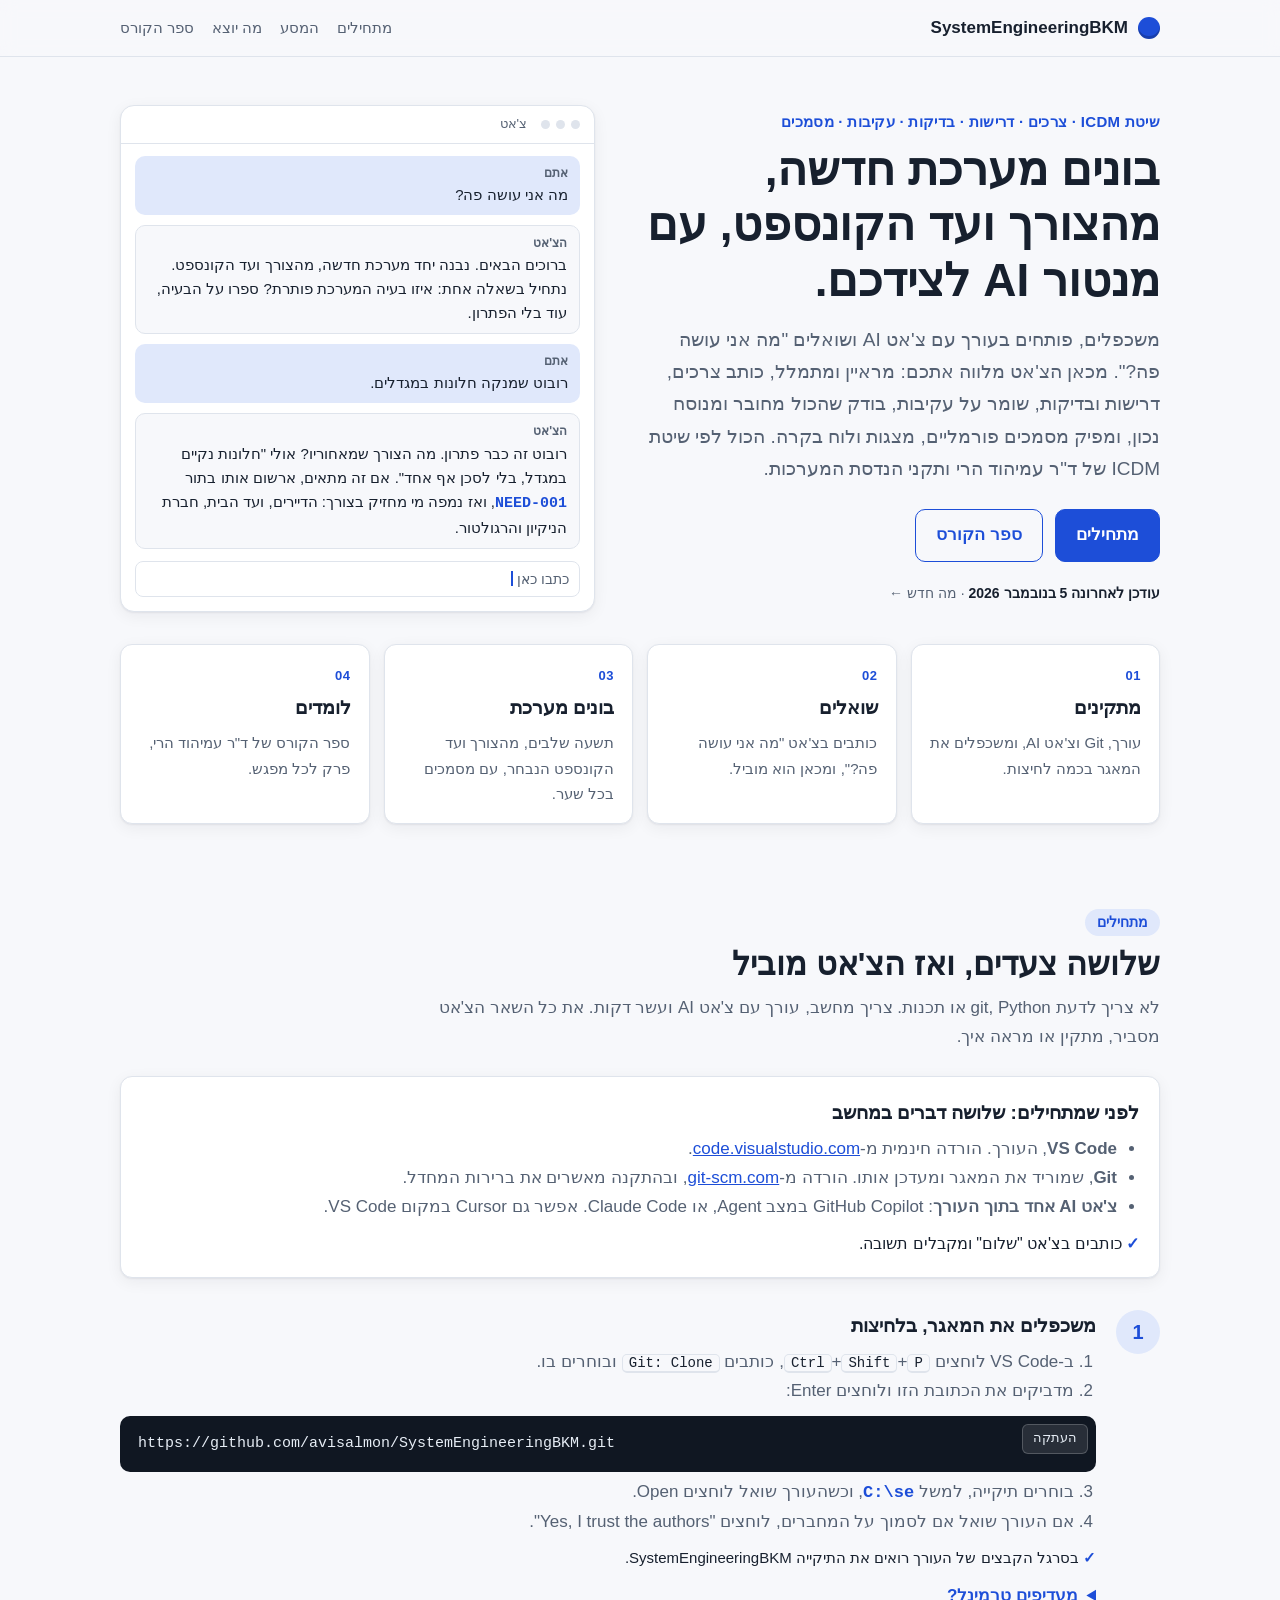
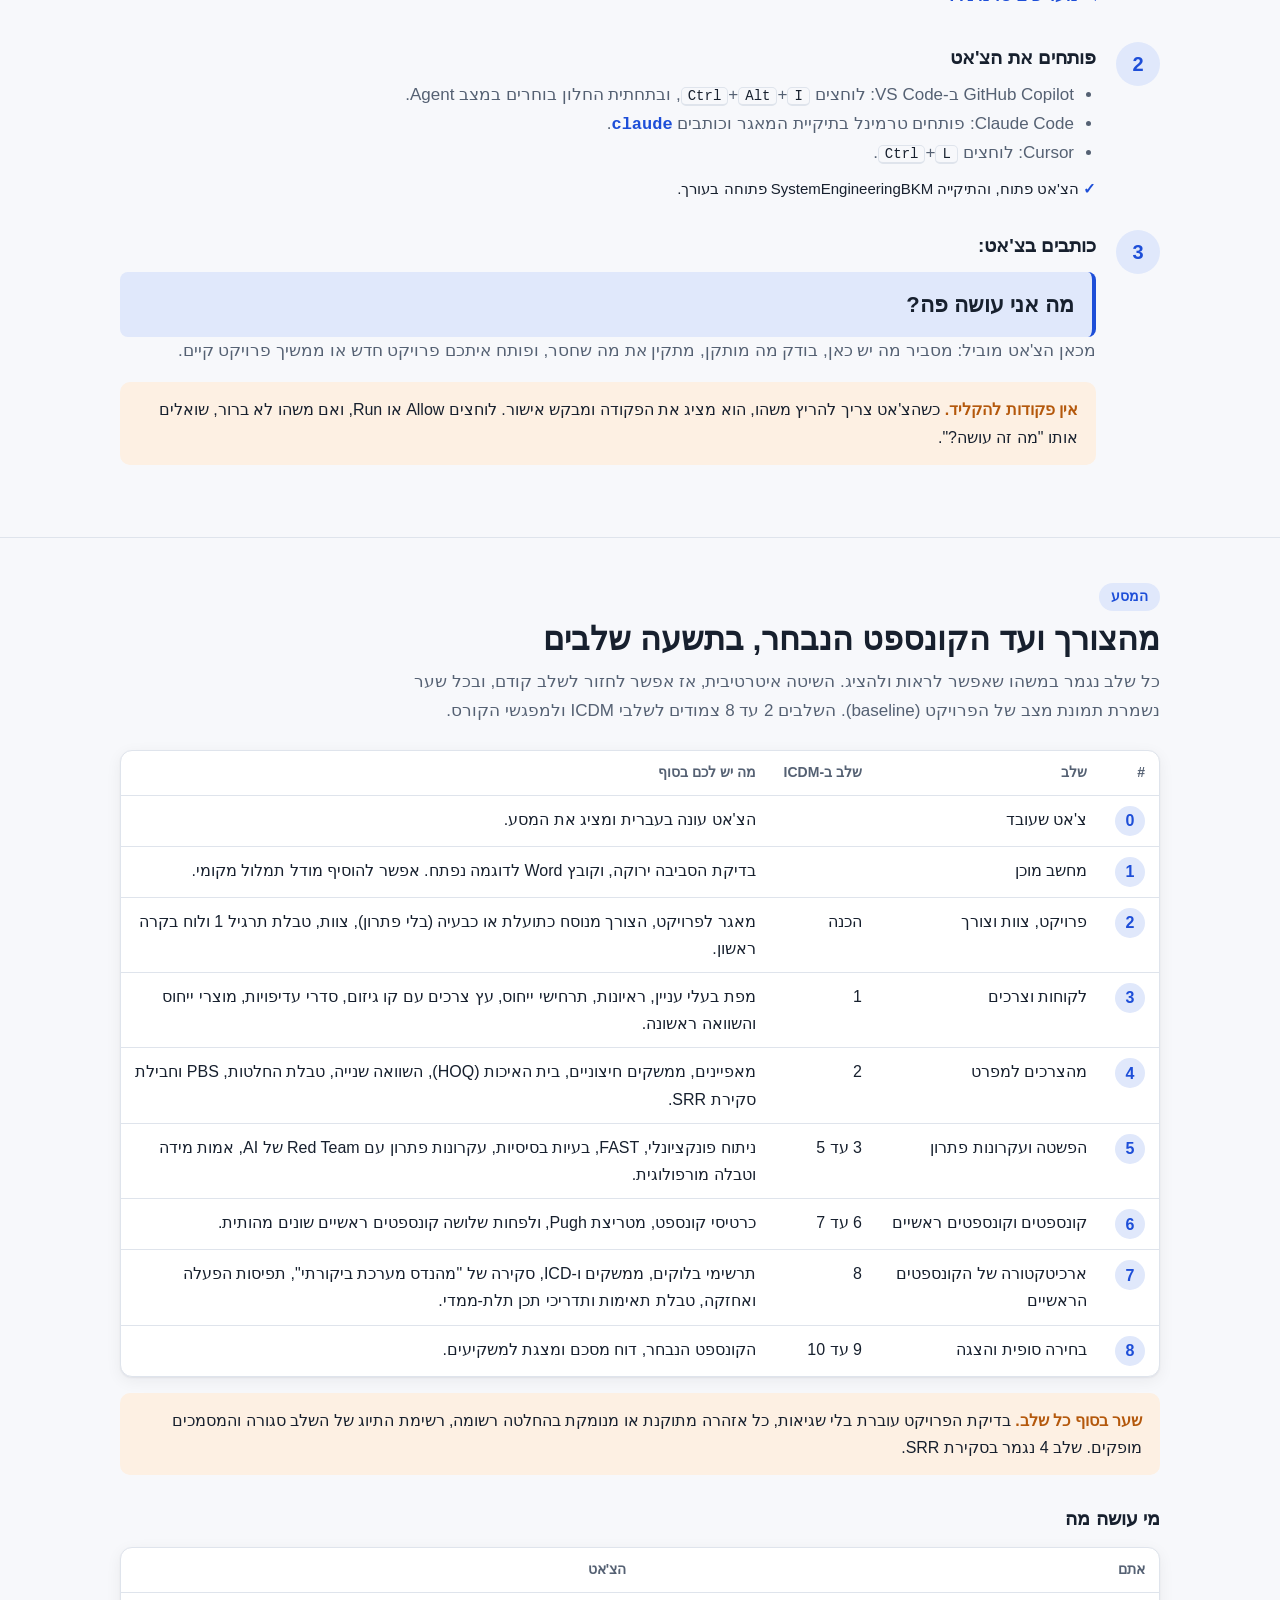
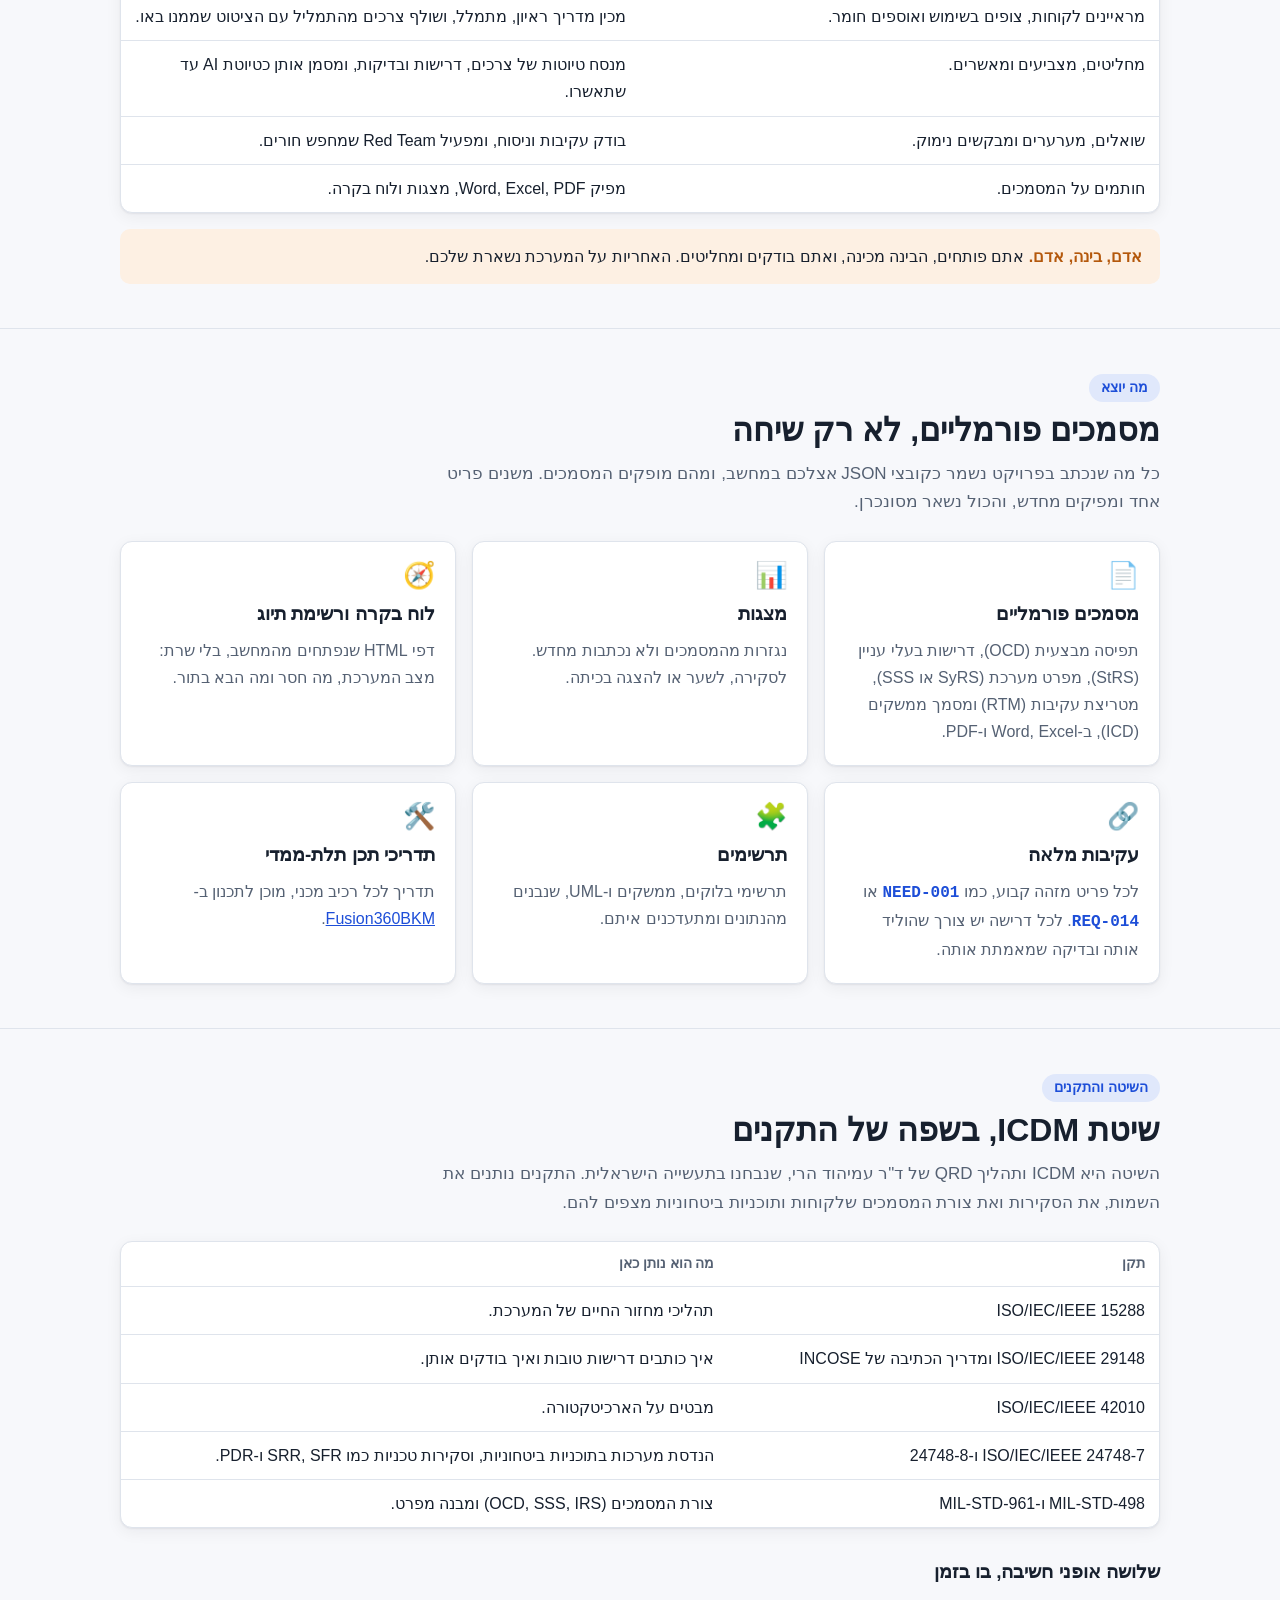
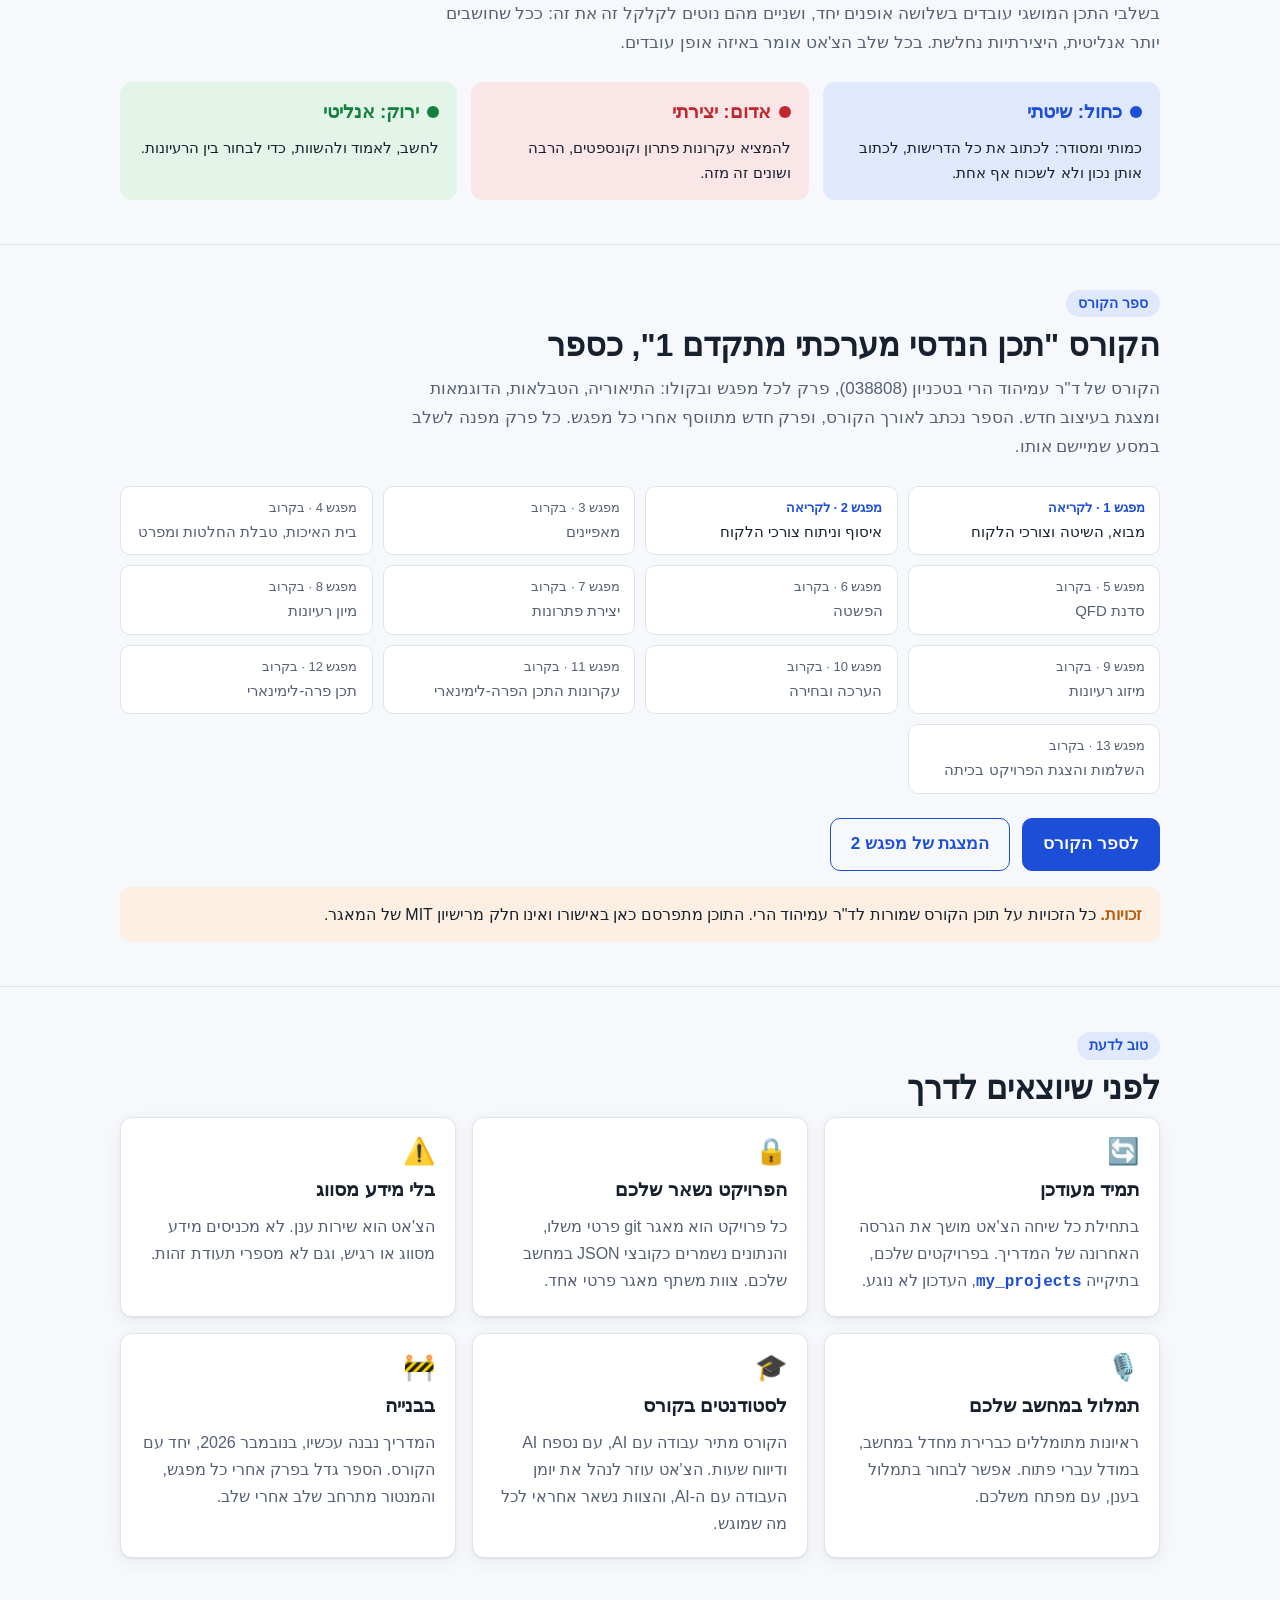
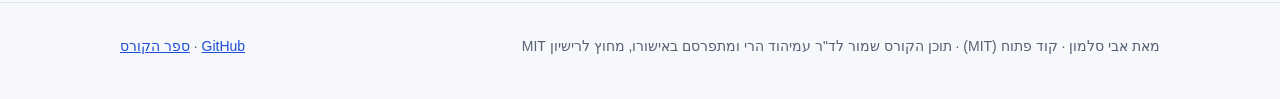
<file: index.html>
<!DOCTYPE html>
<html lang="he" dir="rtl">
<head>
<meta charset="UTF-8">
<meta name="viewport" content="width=device-width, initial-scale=1.0">
<meta name="color-scheme" content="light dark">
<script>try{var t=localStorage.getItem('sebkm-theme');if(t==='light'||t==='dark')document.documentElement.setAttribute('data-theme',t)}catch(e){}</script>
<title>הנדסת מערכות עם מנטור AI | SystemEngineeringBKM</title>
<meta name="description" content="משכפלים, פותחים בעורך עם צ'אט AI ושואלים &quot;מה אני עושה פה?&quot;. הצ'אט מלווה אתכם בבניית מערכת חדשה, מהצורך ועד הקונספט הנבחר, לפי שיטת ICDM של ד&quot;ר עמיהוד הרי ותקני הנדסת המערכות. ובנוסף: ספר הקורס.">
<style>
  :root {
    --bg: #f7f8fb;
    --panel: #ffffff;
    --ink: #17202e;
    --muted: #556173;
    --line: #dfe4ec;
    --accent: #1d4ed8;
    --accent-ink: #ffffff;
    --accent-soft: #e0e8fb;
    --red: #c0262d;
    --red-soft: #fbe6e7;
    --green: #15803d;
    --green-soft: #e3f4e8;
    --warm: #b4580c;
    --warm-soft: #fdf0e3;
    --code-bg: #101722;
    --code-ink: #e6edf5;
    --shadow: 0 1px 2px rgba(16, 24, 40, .06), 0 4px 16px rgba(16, 24, 40, .06);
  }
  @media (prefers-color-scheme: dark) {
    :root:not([data-theme="light"]) {
      --bg: #0e131b; --panel: #161d28; --ink: #e9eef5; --muted: #a3afc0; --line: #273142;
      --accent: #7ea6ff; --accent-ink: #0b1530; --accent-soft: #17254a;
      --red: #ff8a8f; --red-soft: #3a1b1e; --green: #6fd394; --green-soft: #153122;
      --warm: #f2a65a; --warm-soft: #33251a; --code-bg: #0a0f16; --shadow: none;
    }
  }
  :root[data-theme="dark"] {
    --bg: #0e131b; --panel: #161d28; --ink: #e9eef5; --muted: #a3afc0; --line: #273142;
    --accent: #7ea6ff; --accent-ink: #0b1530; --accent-soft: #17254a;
    --red: #ff8a8f; --red-soft: #3a1b1e; --green: #6fd394; --green-soft: #153122;
    --warm: #f2a65a; --warm-soft: #33251a; --code-bg: #0a0f16; --shadow: none;
  }

  * { box-sizing: border-box; margin: 0; padding: 0; }
  html { scroll-behavior: smooth; }
  body {
    background: var(--bg);
    color: var(--ink);
    font-family: "Segoe UI", "Heebo", Arial, sans-serif;
    font-size: 17px;
    line-height: 1.7;
  }
  a { color: var(--accent); }
  .wrap { max-width: 1080px; margin: 0 auto; padding: 0 20px; }
  .id, code {
    font-family: Consolas, "Cascadia Mono", monospace; font-weight: 600; color: var(--accent);
    direction: ltr; unicode-bidi: isolate;
  }

  /* top bar */
  .top {
    position: sticky; top: 0; z-index: 10;
    background: color-mix(in srgb, var(--bg) 88%, transparent);
    backdrop-filter: blur(8px);
    border-bottom: 1px solid var(--line);
  }
  .top .wrap { display: flex; align-items: center; justify-content: space-between; gap: 12px; height: 56px; }
  .brand { font-weight: 700; display: flex; align-items: center; gap: 10px; color: var(--ink); text-decoration: none; }
  .brand-dot { width: 22px; height: 22px; border-radius: 50%; background: var(--accent); box-shadow: inset 0 -3px 0 rgba(0,0,0,.2); }
  .nav { display: flex; gap: 18px; font-size: 15px; }
  .nav a { color: var(--muted); text-decoration: none; }
  .nav a:hover { color: var(--accent); }

  /* hero */
  .hero { padding: 48px 0 32px; }
  .hero .wrap { display: grid; grid-template-columns: minmax(0, 1.05fr) minmax(0, .95fr); gap: 40px; align-items: center; }
  .eyebrow { color: var(--accent); font-weight: 600; font-size: 15px; letter-spacing: .02em; }
  h1 { font-size: clamp(30px, 5vw, 46px); line-height: 1.2; margin: 8px 0 16px; }
  .lead { color: var(--muted); font-size: 19px; max-width: 34em; }
  .cta { display: flex; flex-wrap: wrap; gap: 12px; margin-top: 24px; }
  .btn {
    display: inline-flex; align-items: center; gap: 8px; text-decoration: none; font-weight: 600;
    border-radius: 10px; padding: 11px 20px; border: 1px solid var(--accent); min-height: 44px;
  }
  .btn.primary { background: var(--accent); color: var(--accent-ink); }
  .btn.ghost { color: var(--accent); background: transparent; }
  .updated { display: inline-flex; gap: 8px; margin-top: 20px; font-size: 14px; color: var(--muted); text-decoration: none; }
  .updated b { color: var(--ink); font-weight: 600; }

  /* the chat window in the hero */
  .chat { background: var(--panel); border: 1px solid var(--line); border-radius: 14px; box-shadow: var(--shadow); overflow: hidden; font-size: 15px; line-height: 1.6; }
  .chat-bar { display: flex; align-items: center; gap: 6px; padding: 8px 14px; border-bottom: 1px solid var(--line); color: var(--muted); font-size: 13px; }
  .chat-bar i { width: 9px; height: 9px; border-radius: 50%; background: var(--line); }
  .chat-bar span { margin-inline-start: 8px; }
  .chat-body { padding: 12px 14px; display: grid; gap: 10px; }
  .msg { border-radius: 10px; padding: 8px 12px; }
  .msg .lbl { display: block; font-size: 12px; font-weight: 700; color: var(--muted); }
  .msg.you { background: var(--accent-soft); }
  .msg.ai { background: var(--bg); border: 1px solid var(--line); }
  .chat-input { margin: 0 14px 14px; border: 1px solid var(--line); border-radius: 8px; padding: 6px 10px; color: var(--muted); font-size: 14px; }
  .chat-input .caret { display: inline-block; width: 2px; height: 15px; background: var(--accent); vertical-align: -2px; animation: blink 1s steps(1) infinite; }

  /* four stages under the hero */
  .stages { display: grid; grid-template-columns: repeat(auto-fit, minmax(220px, 1fr)); gap: 14px; margin-bottom: 40px; }
  .stage { background: var(--panel); border: 1px solid var(--line); border-radius: 12px; padding: 16px 18px; box-shadow: var(--shadow); text-decoration: none; color: var(--ink); display: block; }
  .stage:hover { border-color: var(--accent); }
  .stage .n { font-size: 13px; font-weight: 700; color: var(--accent); letter-spacing: .04em; }
  .stage h3 { margin: 2px 0 6px; }
  .stage p { font-size: 15px; color: var(--muted); }

  /* sections */
  section { padding: 44px 0; scroll-margin-top: 56px; }  /* the sticky header must not cover a heading jumped to */
  section + section { border-top: 1px solid var(--line); }
  h2 { font-size: clamp(24px, 3.4vw, 32px); line-height: 1.3; margin-bottom: 8px; }
  .sub { color: var(--muted); max-width: 44em; margin-bottom: 24px; }
  h3 { font-size: 19px; margin-bottom: 6px; }
  .grid { display: grid; gap: 16px; }
  .g4 { grid-template-columns: repeat(4, minmax(0, 1fr)); }
  .g3 { grid-template-columns: repeat(3, minmax(0, 1fr)); }
  .g2 { grid-template-columns: repeat(2, minmax(0, 1fr)); }
  .card { background: var(--panel); border: 1px solid var(--line); border-radius: 12px; padding: 20px; box-shadow: var(--shadow); }
  .card p { color: var(--muted); font-size: 16px; }
  .icon { font-size: 26px; line-height: 1; margin-bottom: 10px; }
  .block-title { margin: 28px 0 12px; }
  .prereq { margin-bottom: 32px; }
  .prereq ul { padding-inline-start: 22px; margin: 6px 0; color: var(--muted); }
  #say { scroll-margin-top: 72px; }

  /* steps */
  .step { display: grid; grid-template-columns: 48px minmax(0, 1fr); gap: 16px; margin-bottom: 28px; }
  .num {
    width: 44px; height: 44px; border-radius: 50%; display: grid; place-items: center;
    background: var(--accent-soft); color: var(--accent); font-weight: 700; font-size: 20px;
  }
  .step p, .step li { color: var(--muted); }
  .step ul, .step ol { padding-inline-start: 22px; margin-top: 6px; }
  .check { font-size: 15px; margin-top: 8px; color: var(--ink) !important; }
  .check::before { content: "✓ "; color: var(--accent); font-weight: 700; }

  /* "what is a terminal" explainer */
  .explain { background: var(--panel); border: 1px solid var(--line); border-radius: 12px; padding: 18px 20px; margin-top: 12px; }
  .explain h4 { font-size: 17px; margin-bottom: 6px; }
  .explain p, .explain li { color: var(--muted); font-size: 16px; }
  .explain ol { padding-inline-start: 22px; margin-top: 6px; }
  .explain li + li { margin-top: 6px; }
  .prompt-demo {
    direction: ltr; text-align: left; background: var(--code-bg); color: var(--code-ink); border-radius: 8px;
    padding: 10px 14px; font-family: Consolas, "Cascadia Mono", monospace; font-size: 14px; margin: 8px 0; overflow-x: auto;
  }
  .prompt-demo .cursor { display: inline-block; width: 8px; height: 15px; background: var(--code-ink); vertical-align: -2px; animation: blink 1s steps(1) infinite; }
  @keyframes blink { 50% { opacity: 0; } }
  @media (prefers-reduced-motion: reduce) { .prompt-demo .cursor, .chat-input .caret { animation: none; } }
  kbd {
    font-family: Consolas, "Cascadia Mono", monospace; font-size: 14px; border: 1px solid var(--line);
    border-bottom-width: 2px; border-radius: 5px; padding: 0 6px; background: var(--bg); color: var(--ink);
    direction: ltr; unicode-bidi: isolate;
  }
  details { margin-top: 12px; }
  summary { cursor: pointer; color: var(--accent); font-weight: 600; min-height: 32px; }
  .stage-tag {
    display: inline-block; font-size: 14px; font-weight: 700; color: var(--accent); background: var(--accent-soft);
    border-radius: 999px; padding: 2px 12px; margin-bottom: 8px;
  }

  pre {
    direction: ltr; text-align: left; background: var(--code-bg); color: var(--code-ink);
    border-radius: 10px; padding: 16px 18px; overflow-x: auto; font-size: 15px; line-height: 1.6;
    font-family: Consolas, "Cascadia Mono", monospace; position: relative; margin-top: 10px;
  }
  pre code { color: inherit; font-weight: 400; }
  .copy {
    position: absolute; top: 8px; right: 8px; font: inherit; font-size: 13px; cursor: pointer;
    background: rgba(255,255,255,.1); color: var(--code-ink); border: 1px solid rgba(255,255,255,.2);
    border-radius: 6px; padding: 2px 10px; min-height: 30px;
  }
  .say {
    margin-top: 10px; background: var(--accent-soft); border-inline-start: 4px solid var(--accent);
    border-radius: 8px; padding: 14px 18px; font-size: 22px; font-weight: 700; color: var(--ink);
  }
  .note { align-self: start; background: var(--warm-soft); border-radius: 10px; padding: 14px 18px; color: var(--ink); font-size: 16px; margin-top: 16px; }
  .note b { color: var(--warm); }

  /* tables */
  .table-wrap { overflow-x: auto; background: var(--panel); border: 1px solid var(--line); border-radius: 12px; box-shadow: var(--shadow); }
  table { width: 100%; border-collapse: collapse; font-size: 16px; }
  th, td { text-align: start; padding: 10px 14px; border-bottom: 1px solid var(--line); vertical-align: top; }
  th { color: var(--muted); font-weight: 600; font-size: 14px; }
  tr:last-child td { border-bottom: 0; }
  .phases { min-width: 680px; }
  .phases td:first-child { width: 52px; }
  .phases th { white-space: nowrap; }
  .phase-no {
    display: inline-grid; place-items: center; width: 30px; height: 30px; border-radius: 50%;
    background: var(--accent-soft); color: var(--accent); font-weight: 700;
  }
  .who td:first-child { width: 50%; }

  /* ICDM thinking modes */
  .modes { display: grid; grid-template-columns: repeat(3, minmax(0, 1fr)); gap: 14px; margin-top: 20px; }
  .mode { background: var(--s); border-radius: 12px; padding: 14px 18px; }
  .mode h3 { color: var(--m); display: flex; align-items: center; gap: 8px; }
  .mode h3::before { content: ""; width: 12px; height: 12px; border-radius: 50%; background: var(--m); flex: none; }
  .mode p { color: var(--ink); font-size: 15px; }
  .mode.blue { --m: var(--accent); --s: var(--accent-soft); }
  .mode.red { --m: var(--red); --s: var(--red-soft); }
  .mode.green { --m: var(--green); --s: var(--green-soft); }

  /* course meetings */
  .meetings { display: grid; grid-template-columns: repeat(auto-fit, minmax(230px, 1fr)); gap: 10px; margin: 16px 0; list-style: none; }
  .meeting { display: block; height: 100%; background: var(--panel); border: 1px solid var(--line); border-radius: 10px; padding: 10px 14px; font-size: 15px; color: var(--ink); text-decoration: none; }
  a.meeting:hover { border-color: var(--accent); }
  .meeting .t { display: block; color: var(--muted); font-size: 13px; }
  .meeting.ready .t { color: var(--accent); font-weight: 600; }
  .meeting.soon { color: var(--muted); }

  .chips { display: flex; flex-wrap: wrap; gap: 8px; }
  .chip { background: var(--panel); border: 1px solid var(--line); border-radius: 999px; padding: 6px 14px; font-size: 15px; }

  footer { padding: 32px 0 48px; color: var(--muted); font-size: 14px; border-top: 1px solid var(--line); }
  footer .wrap { display: flex; flex-wrap: wrap; gap: 8px 20px; justify-content: space-between; }

  @media (max-width: 860px) {
    .hero .wrap, .g2, .modes { grid-template-columns: minmax(0, 1fr); }
    .g4, .g3 { grid-template-columns: repeat(2, minmax(0, 1fr)); }
  }
  @media (max-width: 640px) {
    .nav { display: none; }
  }
  @media (max-width: 520px) {
    body { font-size: 16px; }
    .wrap { padding: 0 16px; }
    .g4, .g3 { grid-template-columns: minmax(0, 1fr); }
    .step { grid-template-columns: 36px minmax(0, 1fr); gap: 12px; }
    .num { width: 34px; height: 34px; font-size: 17px; }
    .say { font-size: 19px; }
  }
</style>
</head>
<body>
<header class="top">
  <div class="wrap">
    <a class="brand" href="#top"><span class="brand-dot" aria-hidden="true"></span><bdi class="brand-name">SystemEngineeringBKM</bdi></a>
    <nav class="nav" aria-label="ניווט בעמוד">
      <a href="#start">מתחילים</a>
      <a href="#journey">המסע</a>
      <a href="#outputs">מה יוצא</a>
      <a href="#course">ספר הקורס</a>
    </nav>
  </div>
</header>

<main id="top">
<div class="hero">
  <div class="wrap">
    <div>
      <p class="eyebrow">שיטת ICDM · צרכים · דרישות · בדיקות · עקיבות · מסמכים</p>
      <h1>בונים מערכת חדשה, מהצורך ועד הקונספט, עם מנטור AI לצידכם.</h1>
      <p class="lead">משכפלים, פותחים בעורך עם צ'אט AI ושואלים "מה אני עושה פה?". מכאן הצ'אט מלווה אתכם: מראיין ומתמלל, כותב צרכים, דרישות ובדיקות, שומר על עקיבות, בודק שהכול מחובר ומנוסח נכון, ומפיק מסמכים פורמליים, מצגות ולוח בקרה. הכול לפי שיטת ICDM של ד"ר עמיהוד הרי ותקני הנדסת המערכות.</p>
      <div class="cta">
        <a class="btn primary" href="#start">מתחילים</a>
        <a class="btn ghost" href="#course">ספר הקורס</a>
      </div>
      <!-- last-updated:start -->
      <a class="updated" href="https://github.com/avisalmon/SystemEngineeringBKM/blob/main/docs/lessons_log.md"><span><b>עודכן לאחרונה 5 בנובמבר 2026</b> · מה חדש &larr;</span></a>
      <!-- last-updated:end -->
    </div>
    <div class="chat" aria-label="דוגמה לשיחה עם המנטור">
      <div class="chat-bar" aria-hidden="true"><i></i><i></i><i></i><span>צ'אט</span></div>
      <div class="chat-body">
        <p class="msg you"><span class="lbl">אתם</span>מה אני עושה פה?</p>
        <p class="msg ai"><span class="lbl">הצ'אט</span>ברוכים הבאים. נבנה יחד מערכת חדשה, מהצורך ועד הקונספט. נתחיל בשאלה אחת: איזו בעיה המערכת פותרת? ספרו על הבעיה, עוד בלי הפתרון.</p>
        <p class="msg you"><span class="lbl">אתם</span>רובוט שמנקה חלונות במגדלים.</p>
        <p class="msg ai"><span class="lbl">הצ'אט</span>רובוט זה כבר פתרון. מה הצורך שמאחוריו? אולי "חלונות נקיים במגדל, בלי לסכן אף אחד". אם זה מתאים, ארשום אותו בתור <span class="id">NEED-001</span>, ואז נמפה מי מחזיק בצורך: הדיירים, ועד הבית, חברת הניקיון והרגולטור.</p>
      </div>
      <div class="chat-input" aria-hidden="true">כתבו כאן <span class="caret"></span></div>
    </div>
  </div>
</div>

<div class="wrap">
  <div class="stages">
    <a class="stage" href="#start"><span class="n">01</span><h3>מתקינים</h3><p>עורך, Git וצ'אט AI, ומשכפלים את המאגר בכמה לחיצות.</p></a>
    <a class="stage" href="#say"><span class="n">02</span><h3>שואלים</h3><p>כותבים בצ'אט "מה אני עושה פה?", ומכאן הוא מוביל.</p></a>
    <a class="stage" href="#journey"><span class="n">03</span><h3>בונים מערכת</h3><p>תשעה שלבים, מהצורך ועד הקונספט הנבחר, עם מסמכים בכל שער.</p></a>
    <a class="stage" href="#course"><span class="n">04</span><h3>לומדים</h3><p>ספר הקורס של ד"ר עמיהוד הרי, פרק לכל מפגש.</p></a>
  </div>
</div>

<section id="start">
  <div class="wrap">
    <span class="stage-tag">מתחילים</span>
    <h2>שלושה צעדים, ואז הצ'אט מוביל</h2>
    <p class="sub">לא צריך לדעת git, Python או תכנות. צריך מחשב, עורך עם צ'אט AI ועשר דקות. את כל השאר הצ'אט מסביר, מתקין או מראה איך.</p>

    <div class="card prereq">
      <h3>לפני שמתחילים: שלושה דברים במחשב</h3>
      <ul>
        <li><b>VS Code</b>, העורך. הורדה חינמית מ-<a href="https://code.visualstudio.com/">code.visualstudio.com</a>.</li>
        <li><b>Git</b>, שמוריד את המאגר ומעדכן אותו. הורדה מ-<a href="https://git-scm.com/downloads">git-scm.com</a>, ובהתקנה מאשרים את ברירות המחדל.</li>
        <li><b>צ'אט AI אחד בתוך העורך</b>: GitHub Copilot במצב Agent, או Claude Code. אפשר גם Cursor במקום VS Code.</li>
      </ul>
      <p class="check">כותבים בצ'אט "שלום" ומקבלים תשובה.</p>
    </div>

    <div class="step">
      <div class="num">1</div>
      <div>
        <h3>משכפלים את המאגר, בלחיצות</h3>
        <ol>
          <li>ב-VS Code לוחצים <bdi dir="ltr"><kbd>Ctrl</kbd>+<kbd>Shift</kbd>+<kbd>P</kbd></bdi>, כותבים <kbd>Git: Clone</kbd> ובוחרים בו.</li>
          <li>מדביקים את הכתובת הזו ולוחצים Enter:</li>
        </ol>
        <pre><button class="copy" type="button">העתקה</button><code>https://github.com/avisalmon/SystemEngineeringBKM.git</code></pre>
        <ol start="3">
          <li>בוחרים תיקייה, למשל <code>C:\se</code>, וכשהעורך שואל לוחצים Open.</li>
          <li>אם העורך שואל אם לסמוך על המחברים, לוחצים "Yes, I trust the authors".</li>
        </ol>
        <p class="check">בסרגל הקבצים של העורך רואים את התיקייה SystemEngineeringBKM.</p>
        <details>
          <summary>מעדיפים טרמינל?</summary>
          <div class="explain">
            <h4>מה זה טרמינל?</h4>
            <p>חלון שבו כותבים פקודות למחשב במקום ללחוץ על כפתורים. ב-VS Code פותחים אותו מהתפריט Terminal ואז New Terminal. כך נראית שורת הפקודה:</p>
            <div class="prompt-demo">PS C:\Users\you&gt; <span class="cursor"></span></div>
            <p>מעתיקים את ארבע השורות, מדביקים בטרמינל ולוחצים Enter. השורה האחרונה פותחת את המאגר בעורך.</p>
          </div>
          <pre><button class="copy" type="button">העתקה</button><code>mkdir C:\se
cd C:\se
git clone https://github.com/avisalmon/SystemEngineeringBKM.git
code SystemEngineeringBKM</code></pre>
        </details>
      </div>
    </div>

    <div class="step">
      <div class="num">2</div>
      <div>
        <h3>פותחים את הצ'אט</h3>
        <ul>
          <li>GitHub Copilot ב-VS Code: לוחצים <bdi dir="ltr"><kbd>Ctrl</kbd>+<kbd>Alt</kbd>+<kbd>I</kbd></bdi>, ובתחתית החלון בוחרים במצב Agent.</li>
          <li>Claude Code: פותחים טרמינל בתיקיית המאגר וכותבים <code>claude</code>.</li>
          <li>Cursor: לוחצים <bdi dir="ltr"><kbd>Ctrl</kbd>+<kbd>L</kbd></bdi>.</li>
        </ul>
        <p class="check">הצ'אט פתוח, והתיקייה SystemEngineeringBKM פתוחה בעורך.</p>
      </div>
    </div>

    <div class="step" id="say">
      <div class="num">3</div>
      <div>
        <h3>כותבים בצ'אט:</h3>
        <div class="say">מה אני עושה פה?</div>
        <p>מכאן הצ'אט מוביל: מסביר מה יש כאן, בודק מה מותקן, מתקין את מה שחסר, ופותח איתכם פרויקט חדש או ממשיך פרויקט קיים.</p>
        <div class="note"><b>אין פקודות להקליד.</b> כשהצ'אט צריך להריץ משהו, הוא מציג את הפקודה ומבקש אישור. לוחצים Allow או Run, ואם משהו לא ברור, שואלים אותו "מה זה עושה?".</div>
      </div>
    </div>
  </div>
</section>

<section id="journey">
  <div class="wrap">
    <span class="stage-tag">המסע</span>
    <h2>מהצורך ועד הקונספט הנבחר, בתשעה שלבים</h2>
    <p class="sub">כל שלב נגמר במשהו שאפשר לראות ולהציג. השיטה איטרטיבית, אז אפשר לחזור לשלב קודם, ובכל שער נשמרת תמונת מצב של הפרויקט (baseline). השלבים 2 עד 8 צמודים לשלבי ICDM ולמפגשי הקורס.</p>
    <div class="table-wrap">
      <table class="phases">
        <thead><tr><th>#</th><th>שלב</th><th>שלב ב-ICDM</th><th>מה יש לכם בסוף</th></tr></thead>
        <tbody>
          <tr><td><span class="phase-no">0</span></td><td>צ'אט שעובד</td><td></td><td>הצ'אט עונה בעברית ומציג את המסע.</td></tr>
          <tr><td><span class="phase-no">1</span></td><td>מחשב מוכן</td><td></td><td>בדיקת הסביבה ירוקה, וקובץ Word לדוגמה נפתח. אפשר להוסיף מודל תמלול מקומי.</td></tr>
          <tr><td><span class="phase-no">2</span></td><td>פרויקט, צוות וצורך</td><td>הכנה</td><td>מאגר לפרויקט, הצורך מנוסח כתועלת או כבעיה (בלי פתרון), צוות, טבלת תרגיל 1 ולוח בקרה ראשון.</td></tr>
          <tr><td><span class="phase-no">3</span></td><td>לקוחות וצרכים</td><td>1</td><td>מפת בעלי עניין, ראיונות, תרחישי ייחוס, עץ צרכים עם קו גיזום, סדרי עדיפויות, מוצרי ייחוס והשוואה ראשונה.</td></tr>
          <tr><td><span class="phase-no">4</span></td><td>מהצרכים למפרט</td><td>2</td><td>מאפיינים, ממשקים חיצוניים, בית האיכות (HOQ), השוואה שנייה, טבלת החלטות, PBS וחבילת סקירת SRR.</td></tr>
          <tr><td><span class="phase-no">5</span></td><td>הפשטה ועקרונות פתרון</td><td>3 עד 5</td><td>ניתוח פונקציונלי, FAST, בעיות בסיסיות, עקרונות פתרון עם Red Team של AI, אמות מידה וטבלה מורפולוגית.</td></tr>
          <tr><td><span class="phase-no">6</span></td><td>קונספטים וקונספטים ראשיים</td><td>6 עד 7</td><td>כרטיסי קונספט, מטריצת Pugh, ולפחות שלושה קונספטים ראשיים שונים מהותית.</td></tr>
          <tr><td><span class="phase-no">7</span></td><td>ארכיטקטורה של הקונספטים הראשיים</td><td>8</td><td>תרשימי בלוקים, ממשקים ו-ICD, סקירה של "מהנדס מערכת ביקורתי", תפיסות הפעלה ואחזקה, טבלת תאימות ותדריכי תכן תלת-ממדי.</td></tr>
          <tr><td><span class="phase-no">8</span></td><td>בחירה סופית והצגה</td><td>9 עד 10</td><td>הקונספט הנבחר, דוח מסכם ומצגת למשקיעים.</td></tr>
        </tbody>
      </table>
    </div>
    <p class="note"><b>שער בסוף כל שלב.</b> בדיקת הפרויקט עוברת בלי שגיאות, כל אזהרה מתוקנת או מנומקת בהחלטה רשומה, רשימת התיוג של השלב סגורה והמסמכים מופקים. שלב 4 נגמר בסקירת SRR.</p>

    <h3 class="block-title">מי עושה מה</h3>
    <div class="table-wrap">
      <table class="who">
        <thead><tr><th>אתם</th><th>הצ'אט</th></tr></thead>
        <tbody>
          <tr><td>מראיינים לקוחות, צופים בשימוש ואוספים חומר.</td><td>מכין מדריך ראיון, מתמלל, ושולף צרכים מהתמליל עם הציטוט שממנו באו.</td></tr>
          <tr><td>מחליטים, מצביעים ומאשרים.</td><td>מנסח טיוטות של צרכים, דרישות ובדיקות, ומסמן אותן כטיוטת AI עד שתאשרו.</td></tr>
          <tr><td>שואלים, מערערים ומבקשים נימוק.</td><td>בודק עקיבות וניסוח, ומפעיל Red Team שמחפש חורים.</td></tr>
          <tr><td>חותמים על המסמכים.</td><td>מפיק Word, Excel, PDF, מצגות ולוח בקרה.</td></tr>
        </tbody>
      </table>
    </div>
    <p class="note"><b>אדם, בינה, אדם.</b> אתם פותחים, הבינה מכינה, ואתם בודקים ומחליטים. האחריות על המערכת נשארת שלכם.</p>
  </div>
</section>

<section id="outputs">
  <div class="wrap">
    <span class="stage-tag">מה יוצא</span>
    <h2>מסמכים פורמליים, לא רק שיחה</h2>
    <p class="sub">כל מה שנכתב בפרויקט נשמר כקובצי JSON אצלכם במחשב, ומהם מופקים המסמכים. משנים פריט אחד ומפיקים מחדש, והכול נשאר מסונכרן.</p>
    <div class="grid g3">
      <div class="card"><div class="icon" aria-hidden="true">📄</div><h3>מסמכים פורמליים</h3><p>תפיסה מבצעית (OCD), דרישות בעלי עניין (StRS), מפרט מערכת (SyRS או SSS), מטריצת עקיבות (RTM) ומסמך ממשקים (ICD), ב-Word, Excel ו-PDF.</p></div>
      <div class="card"><div class="icon" aria-hidden="true">📊</div><h3>מצגות</h3><p>נגזרות מהמסמכים ולא נכתבות מחדש. לסקירה, לשער או להצגה בכיתה.</p></div>
      <div class="card"><div class="icon" aria-hidden="true">🧭</div><h3>לוח בקרה ורשימת תיוג</h3><p>דפי HTML שנפתחים מהמחשב, בלי שרת: מצב המערכת, מה חסר ומה הבא בתור.</p></div>
      <div class="card"><div class="icon" aria-hidden="true">🔗</div><h3>עקיבות מלאה</h3><p>לכל פריט מזהה קבוע, כמו <span class="id">NEED-001</span> או <span class="id">REQ-014</span>. לכל דרישה יש צורך שהוליד אותה ובדיקה שמאמתת אותה.</p></div>
      <div class="card"><div class="icon" aria-hidden="true">🧩</div><h3>תרשימים</h3><p>תרשימי בלוקים, ממשקים ו-UML, שנבנים מהנתונים ומתעדכנים איתם.</p></div>
      <div class="card"><div class="icon" aria-hidden="true">🛠️</div><h3>תדריכי תכן תלת-ממדי</h3><p>תדריך לכל רכיב מכני, מוכן לתכנון ב-<a href="https://github.com/avisalmon/Fusion360BKM">Fusion360BKM</a>.</p></div>
    </div>
  </div>
</section>

<section id="method">
  <div class="wrap">
    <span class="stage-tag">השיטה והתקנים</span>
    <h2>שיטת ICDM, בשפה של התקנים</h2>
    <p class="sub">השיטה היא ICDM ותהליך QRD של ד"ר עמיהוד הרי, שנבחנו בתעשייה הישראלית. התקנים נותנים את השמות, את הסקירות ואת צורת המסמכים שלקוחות ותוכניות ביטחוניות מצפים להם.</p>
    <div class="table-wrap">
      <table>
        <thead><tr><th>תקן</th><th>מה הוא נותן כאן</th></tr></thead>
        <tbody>
          <tr><td><bdi>ISO/IEC/IEEE 15288</bdi></td><td>תהליכי מחזור החיים של המערכת.</td></tr>
          <tr><td><bdi>ISO/IEC/IEEE 29148</bdi> ומדריך הכתיבה של INCOSE</td><td>איך כותבים דרישות טובות ואיך בודקים אותן.</td></tr>
          <tr><td><bdi>ISO/IEC/IEEE 42010</bdi></td><td>מבטים על הארכיטקטורה.</td></tr>
          <tr><td><bdi>ISO/IEC/IEEE 24748-7</bdi> ו-<bdi>24748-8</bdi></td><td>הנדסת מערכות בתוכניות ביטחוניות, וסקירות טכניות כמו SRR, SFR ו-PDR.</td></tr>
          <tr><td><bdi>MIL-STD-498</bdi> ו-<bdi>MIL-STD-961</bdi></td><td>צורת המסמכים (OCD, SSS, IRS) ומבנה מפרט.</td></tr>
        </tbody>
      </table>
    </div>

    <h3 class="block-title">שלושה אופני חשיבה, בו בזמן</h3>
    <p class="sub">בשלבי התכן המושגי עובדים בשלושה אופנים יחד, ושניים מהם נוטים לקלקל זה את זה: ככל שחושבים יותר אנליטית, היצירתיות נחלשת. בכל שלב הצ'אט אומר באיזה אופן עובדים.</p>
    <div class="modes">
      <div class="mode blue"><h3>כחול: שיטתי</h3><p>כמותי ומסודר: לכתוב את כל הדרישות, לכתוב אותן נכון ולא לשכוח אף אחת.</p></div>
      <div class="mode red"><h3>אדום: יצירתי</h3><p>להמציא עקרונות פתרון וקונספטים, הרבה ושונים זה מזה.</p></div>
      <div class="mode green"><h3>ירוק: אנליטי</h3><p>לחשב, לאמוד ולהשוות, כדי לבחור בין הרעיונות.</p></div>
    </div>
  </div>
</section>

<section id="course">
  <div class="wrap">
    <span class="stage-tag">ספר הקורס</span>
    <h2>הקורס "תכן הנדסי מערכתי מתקדם 1", כספר</h2>
    <p class="sub">הקורס של ד"ר עמיהוד הרי בטכניון (038808), פרק לכל מפגש ובקולו: התיאוריה, הטבלאות, הדוגמאות ומצגת בעיצוב חדש. הספר נכתב לאורך הקורס, ופרק חדש מתווסף אחרי כל מפגש. כל פרק מפנה לשלב במסע שמיישם אותו.</p>
    <ol class="meetings">
      <li><a class="meeting ready" href="course/01_intro/index.html"><span class="t">מפגש 1 · לקריאה</span>מבוא, השיטה וצורכי הלקוח</a></li>
      <li><a class="meeting ready" href="course/02_needs/index.html"><span class="t">מפגש 2 · לקריאה</span>איסוף וניתוח צורכי הלקוח</a></li>
      <li><span class="meeting soon"><span class="t">מפגש 3 · בקרוב</span>מאפיינים</span></li>
      <li><span class="meeting soon"><span class="t">מפגש 4 · בקרוב</span>בית האיכות, טבלת החלטות ומפרט</span></li>
      <li><span class="meeting soon"><span class="t">מפגש 5 · בקרוב</span>סדנת QFD</span></li>
      <li><span class="meeting soon"><span class="t">מפגש 6 · בקרוב</span>הפשטה</span></li>
      <li><span class="meeting soon"><span class="t">מפגש 7 · בקרוב</span>יצירת פתרונות</span></li>
      <li><span class="meeting soon"><span class="t">מפגש 8 · בקרוב</span>מיון רעיונות</span></li>
      <li><span class="meeting soon"><span class="t">מפגש 9 · בקרוב</span>מיזוג רעיונות</span></li>
      <li><span class="meeting soon"><span class="t">מפגש 10 · בקרוב</span>הערכה ובחירה</span></li>
      <li><span class="meeting soon"><span class="t">מפגש 11 · בקרוב</span>עקרונות התכן הפרה-לימינארי</span></li>
      <li><span class="meeting soon"><span class="t">מפגש 12 · בקרוב</span>תכן פרה-לימינארי</span></li>
      <li><span class="meeting soon"><span class="t">מפגש 13 · בקרוב</span>השלמות והצגת הפרויקט בכיתה</span></li>
    </ol>
    <div class="cta">
      <a class="btn primary" href="course/index.html">לספר הקורס</a>
      <a class="btn ghost" href="course/02_needs/slides.html">המצגת של מפגש 2</a>
    </div>
    <p class="note"><b>זכויות.</b> כל הזכויות על תוכן הקורס שמורות לד"ר עמיהוד הרי. התוכן מתפרסם כאן באישורו ואינו חלק מרישיון MIT של המאגר.</p>
  </div>
</section>

<section id="good">
  <div class="wrap">
    <span class="stage-tag">טוב לדעת</span>
    <h2>לפני שיוצאים לדרך</h2>
    <div class="grid g3">
      <div class="card"><div class="icon" aria-hidden="true">🔄</div><h3>תמיד מעודכן</h3><p>בתחילת כל שיחה הצ'אט מושך את הגרסה האחרונה של המדריך. בפרויקטים שלכם, בתיקייה <code>my_projects</code>, העדכון לא נוגע.</p></div>
      <div class="card"><div class="icon" aria-hidden="true">🔒</div><h3>הפרויקט נשאר שלכם</h3><p>כל פרויקט הוא מאגר git פרטי משלו, והנתונים נשמרים כקובצי JSON במחשב שלכם. צוות משתף מאגר פרטי אחד.</p></div>
      <div class="card"><div class="icon" aria-hidden="true">⚠️</div><h3>בלי מידע מסווג</h3><p>הצ'אט הוא שירות ענן. לא מכניסים מידע מסווג או רגיש, וגם לא מספרי תעודת זהות.</p></div>
      <div class="card"><div class="icon" aria-hidden="true">🎙️</div><h3>תמלול במחשב שלכם</h3><p>ראיונות מתומללים כברירת מחדל במחשב, במודל עברי פתוח. אפשר לבחור בתמלול בענן, עם מפתח משלכם.</p></div>
      <div class="card"><div class="icon" aria-hidden="true">🎓</div><h3>לסטודנטים בקורס</h3><p>הקורס מתיר עבודה עם AI, עם נספח AI ודיווח שעות. הצ'אט עוזר לנהל את יומן העבודה עם ה-AI, והצוות נשאר אחראי לכל מה שמוגש.</p></div>
      <div class="card"><div class="icon" aria-hidden="true">🚧</div><h3>בבנייה</h3><p>המדריך נבנה עכשיו, בנובמבר 2026, יחד עם הקורס. הספר גדל בפרק אחרי כל מפגש, והמנטור מתרחב שלב אחרי שלב.</p></div>
    </div>
  </div>
</section>
</main>

<footer>
  <div class="wrap">
    <span>מאת אבי סלמון · קוד פתוח (MIT) · תוכן הקורס שמור לד"ר עמיהוד הרי ומתפרסם באישורו, מחוץ לרישיון MIT</span>
    <span><a href="https://github.com/avisalmon/SystemEngineeringBKM">GitHub</a> · <a href="course/index.html">ספר הקורס</a></span>
  </div>
</footer>

<script>
  (function () {
    function done(btn) {
      btn.textContent = "✓ הועתק";
      setTimeout(function () { btn.textContent = "העתקה"; }, 1500);
    }
    document.querySelectorAll(".copy").forEach(function (btn) {
      btn.addEventListener("click", function () {
        var code = btn.parentElement.querySelector("code");
        if (navigator.clipboard && window.isSecureContext) {
          navigator.clipboard.writeText(code.innerText).then(function () { done(btn); });
          return;
        }
        var range = document.createRange();
        range.selectNodeContents(code);
        var sel = window.getSelection();
        sel.removeAllRanges();
        sel.addRange(range);
        try { if (document.execCommand("copy")) done(btn); } catch (e) {}
      });
    });
  })();
</script>
</body>
</html>
</file>
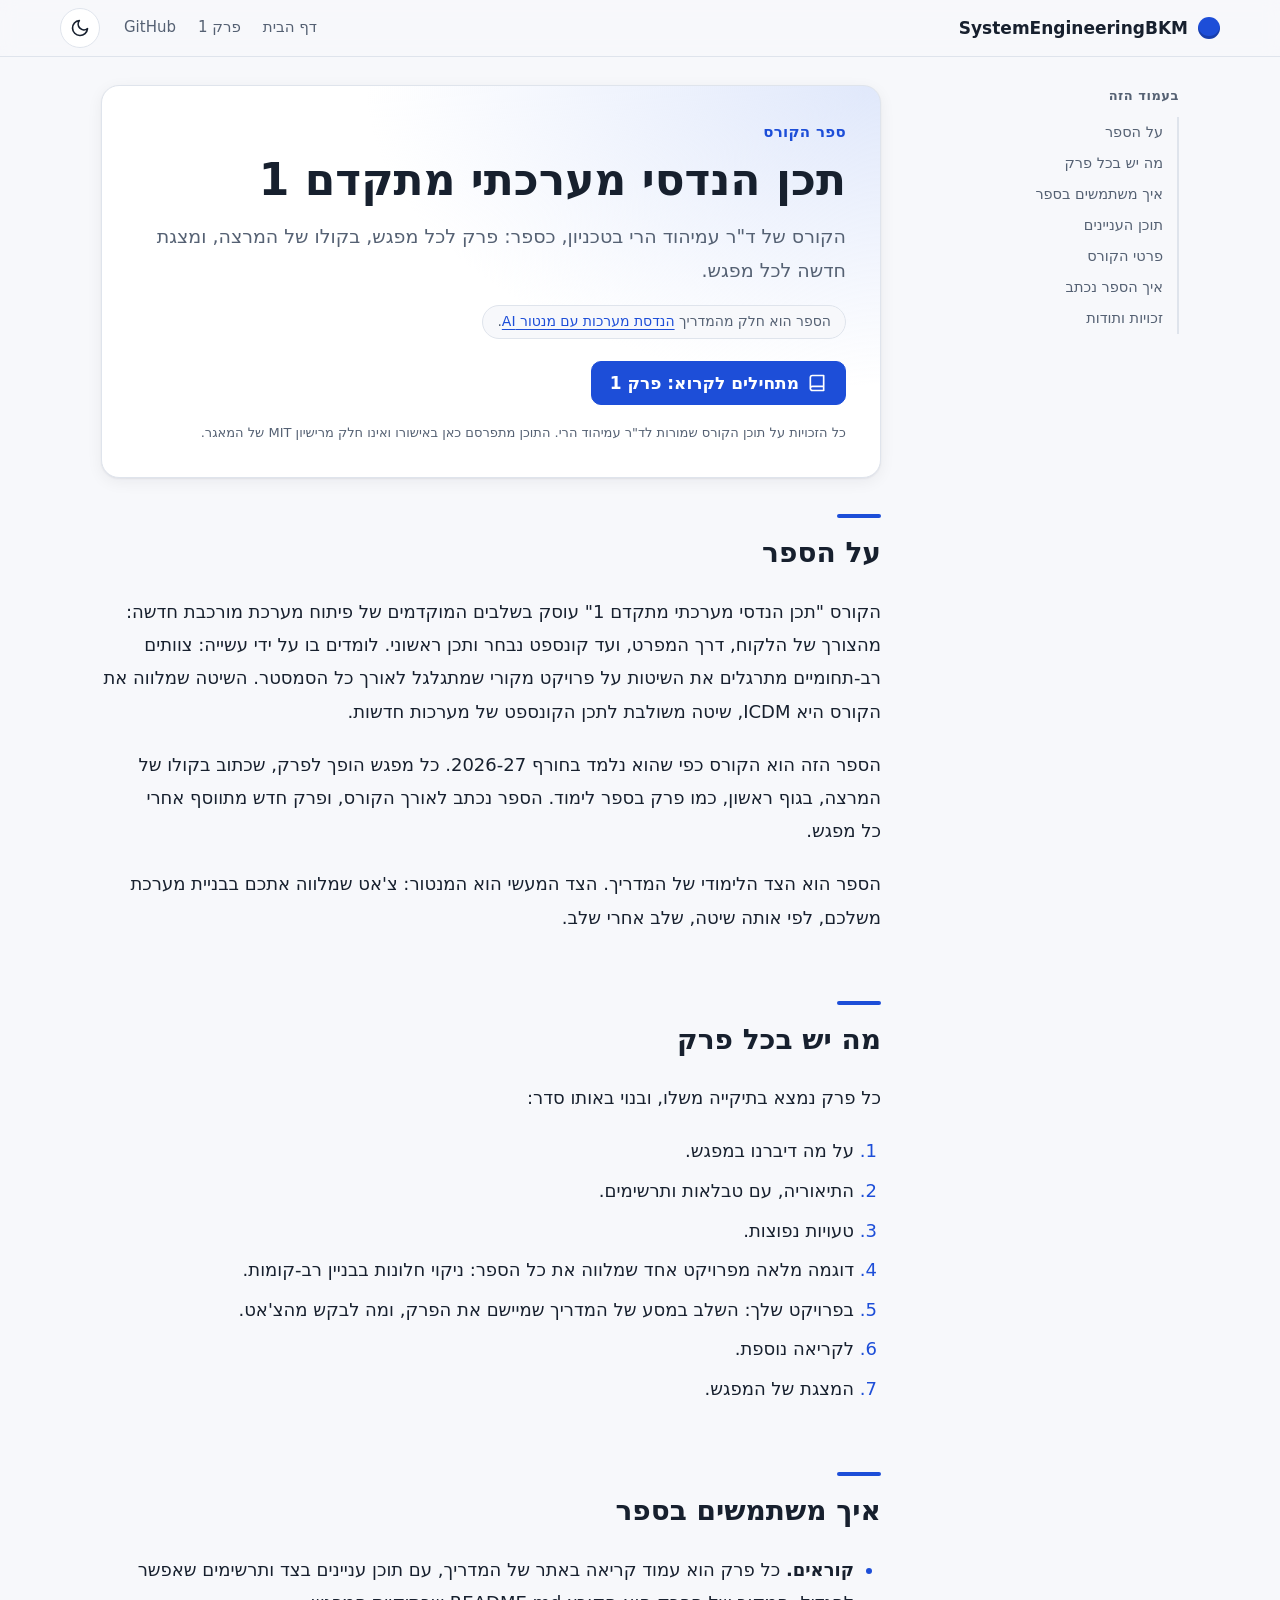
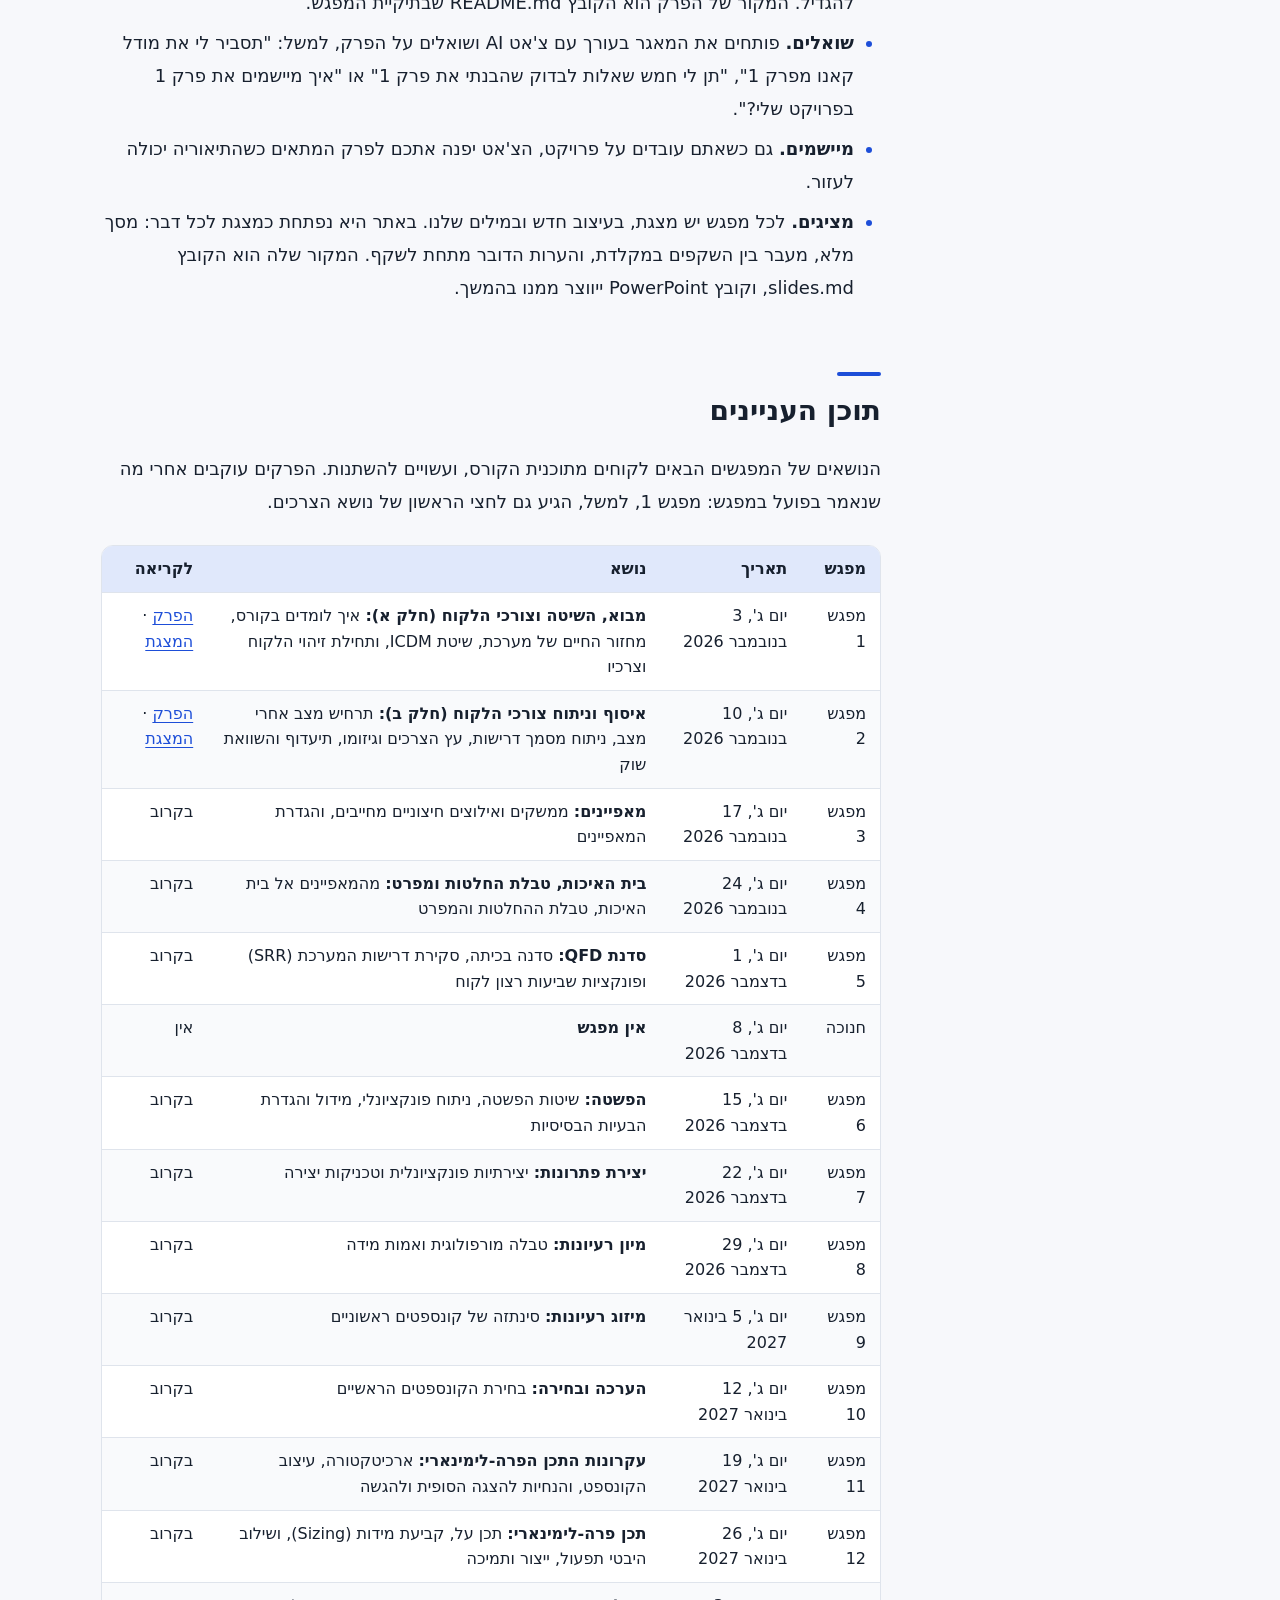
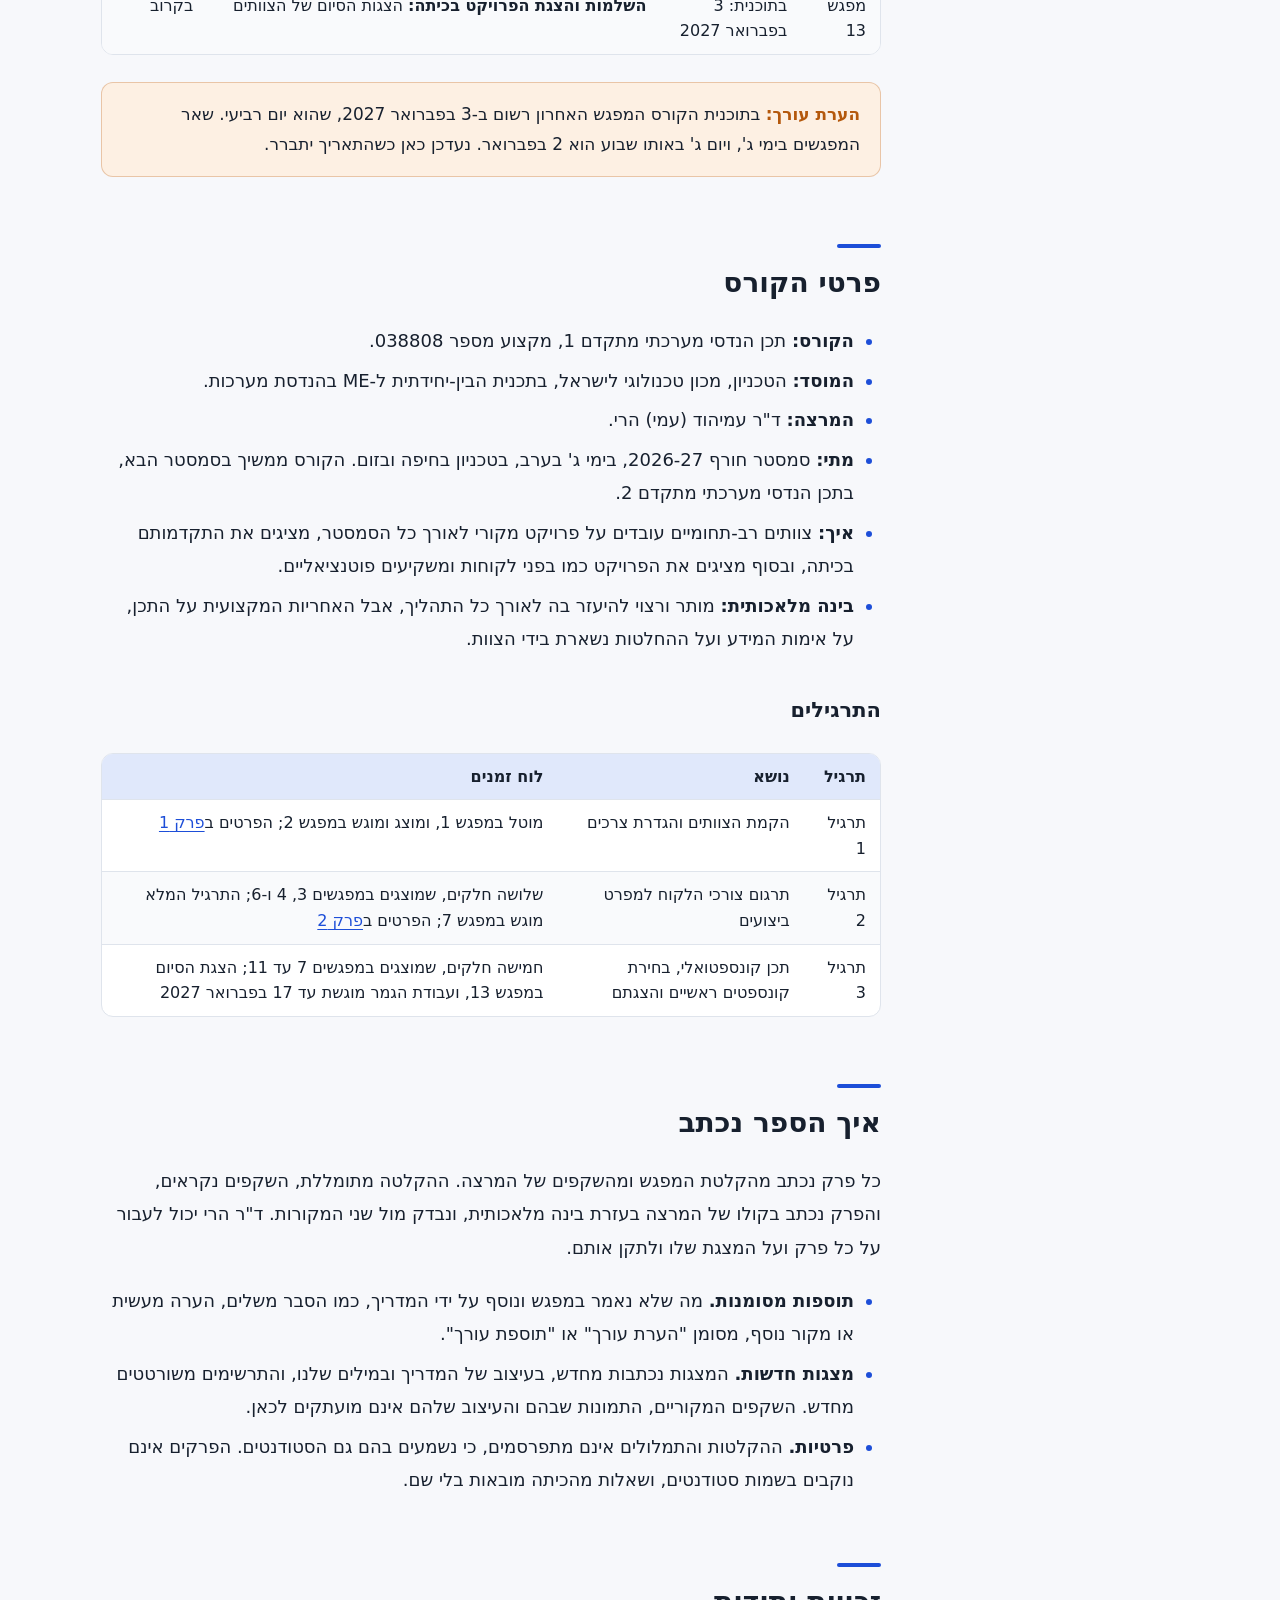
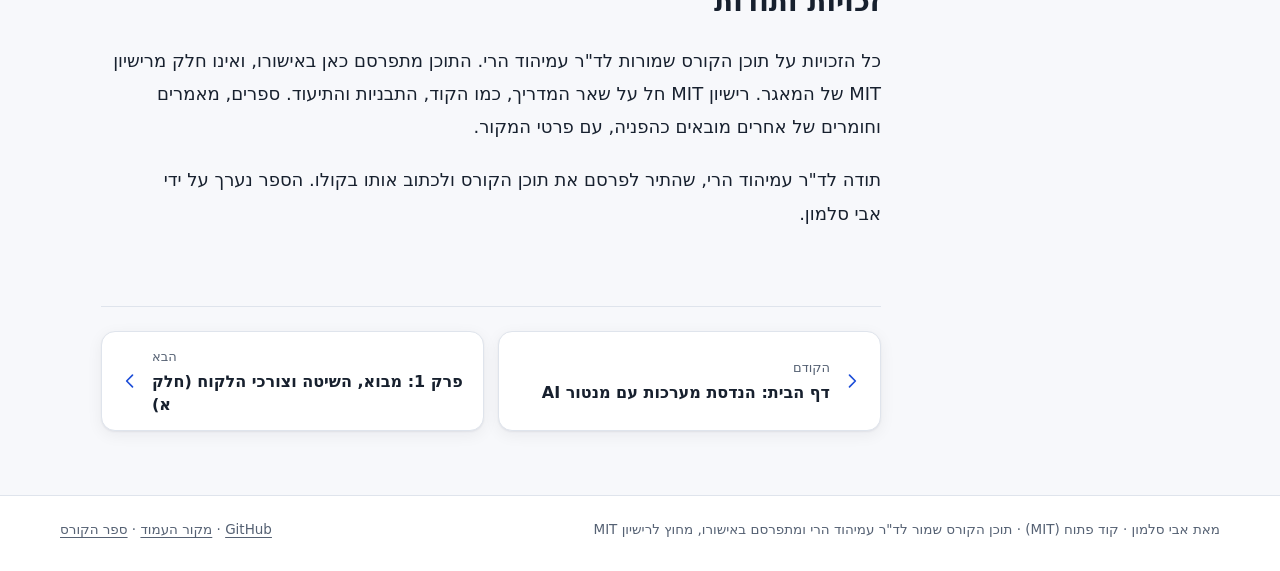
<file: course/index.html>
<!DOCTYPE html>
<!-- Generated by python -m sebkm render course from course/README.md. Do not edit this file: edit the source and render again. -->
<html lang="he" dir="rtl">
<head>
<meta charset="utf-8">
<meta name="viewport" content="width=device-width, initial-scale=1">
<meta name="color-scheme" content="light dark">
<title>ספר הקורס: תכן הנדסי מערכתי מתקדם 1 · SystemEngineeringBKM</title>
<meta name="description" content="הקורס של ד&quot;ר עמיהוד הרי בטכניון, כספר: פרק לכל מפגש, בקולו של המרצה, ומצגת חדשה לכל מפגש.">
<link rel="canonical" href="https://avisalmon.github.io/SystemEngineeringBKM/course/">
<meta property="og:type" content="article">
<meta property="og:title" content="ספר הקורס: תכן הנדסי מערכתי מתקדם 1">
<meta property="og:description" content="הקורס של ד&quot;ר עמיהוד הרי בטכניון, כספר: פרק לכל מפגש, בקולו של המרצה, ומצגת חדשה לכל מפגש.">
<meta property="og:url" content="https://avisalmon.github.io/SystemEngineeringBKM/course/">
<meta property="og:locale" content="he_IL">
<meta property="og:site_name" content="SystemEngineeringBKM">
<link rel="icon" href="data:image/svg+xml,%3Csvg xmlns='http://www.w3.org/2000/svg' viewBox='0 0 32 32'%3E%3Ccircle cx='16' cy='16' r='14' fill='%231d4ed8'/%3E%3C/svg%3E">
<script>(function(d){d.classList.add('js');try{var t=localStorage.getItem('sebkm-theme');if(t==='light'||t==='dark')d.setAttribute('data-theme',t)}catch(e){}})(document.documentElement)</script>
<link rel="stylesheet" href="../assets/book.css?v=902141387f">
<script defer src="../assets/book.js?v=2c9ec70eff"></script>
</head>
<body class="page-front">
<a class="skip" href="#content">דילוג לתוכן</a>
<header class="top"><div class="top-in"><a class="brand" href="../index.html" title="הנדסת מערכות עם מנטור AI"><span class="brand-dot" aria-hidden="true"></span><bdi class="brand-name">SystemEngineeringBKM</bdi></a><nav class="top-nav" aria-label="ניווט"><a href="../index.html">דף הבית</a><a href="01_intro/index.html">פרק 1</a><a href="https://github.com/avisalmon/SystemEngineeringBKM" target="_blank" rel="noopener">GitHub</a></nav><button class="theme" type="button" aria-label="מצב כהה או בהיר" title="מצב כהה או בהיר"><svg class="i i-moon" viewBox="0 0 24 24" width="20" height="20" aria-hidden="true" focusable="false"><path d="M21 12.8A9 9 0 1 1 11.2 3a7 7 0 0 0 9.8 9.8z"/></svg><svg class="i i-sun" viewBox="0 0 24 24" width="20" height="20" aria-hidden="true" focusable="false"><circle cx="12" cy="12" r="4.2"/><path d="M12 2.5v2.2M12 19.3v2.2M2.5 12h2.2M19.3 12h2.2M5.3 5.3l1.6 1.6M17.1 17.1l1.6 1.6M5.3 18.7l1.6-1.6M17.1 6.9l1.6-1.6"/></svg></button></div><div class="progress" aria-hidden="true"><span></span></div></header>
<main id="content" class="book">
<header class="page-head">
<p class="eyebrow">ספר הקורס</p>
<h1>תכן הנדסי מערכתי מתקדם 1</h1>
<p class="lead">הקורס של ד&quot;ר עמיהוד הרי בטכניון, כספר: פרק לכל מפגש, בקולו של המרצה, ומצגת חדשה לכל מפגש.</p>
<ul class="meta"><li>הספר הוא חלק מהמדריך <a href="../index.html">הנדסת מערכות עם מנטור AI</a>.</li></ul>
<div class="actions"><a class="btn primary" href="01_intro/index.html" title="פרק 1: מבוא, השיטה וצורכי הלקוח (חלק א)"><svg class="i" viewBox="0 0 24 24" width="20" height="20" aria-hidden="true" focusable="false"><path d="M4 18.5V5.5A2.5 2.5 0 0 1 6.5 3H20v18H6.5A2.5 2.5 0 0 1 4 18.5A2.5 2.5 0 0 1 6.5 16H20"/></svg><span>מתחילים לקרוא: פרק 1</span></a></div>
<p class="head-rights">כל הזכויות על תוכן הקורס שמורות לד&quot;ר עמיהוד הרי. התוכן מתפרסם כאן באישורו ואינו חלק מרישיון MIT של המאגר.</p>
</header>
<nav class="toc-side" aria-label="בעמוד הזה">
<p class="toc-title">בעמוד הזה</p>
<ol>
<li class="h2"><a href="#על-הספר">על הספר</a>
</li>
<li class="h2"><a href="#מה-יש-בכל-פרק">מה יש בכל פרק</a>
</li>
<li class="h2"><a href="#איך-משתמשים-בספר">איך משתמשים בספר</a>
</li>
<li class="h2"><a href="#תוכן-העניינים">תוכן העניינים</a>
</li>
<li class="h2"><a href="#פרטי-הקורס">פרטי הקורס</a>
<ol>
<li><a href="#התרגילים">התרגילים</a></li>
</ol>
</li>
<li class="h2"><a href="#איך-הספר-נכתב">איך הספר נכתב</a>
</li>
<li class="h2"><a href="#זכויות-ותודות">זכויות ותודות</a>
</li>
</ol>
</nav>
<details class="toc-mobile">
<summary>תוכן העניינים</summary>
<ol>
<li><a href="#על-הספר">על הספר</a></li>
<li><a href="#מה-יש-בכל-פרק">מה יש בכל פרק</a></li>
<li><a href="#איך-משתמשים-בספר">איך משתמשים בספר</a></li>
<li><a href="#תוכן-העניינים">תוכן העניינים</a></li>
<li><a href="#פרטי-הקורס">פרטי הקורס</a></li>
<li><a href="#איך-הספר-נכתב">איך הספר נכתב</a></li>
<li><a href="#זכויות-ותודות">זכויות ותודות</a></li>
</ol>
</details>
<article class="prose">
<h2 id="על-הספר">על הספר<a class="anchor" href="#על-הספר" aria-label="קישור לסעיף">#</a></h2>
<p>הקורס &quot;תכן הנדסי מערכתי מתקדם 1&quot; עוסק בשלבים המוקדמים של פיתוח מערכת מורכבת חדשה: מהצורך של הלקוח, דרך המפרט, ועד קונספט נבחר ותכן ראשוני. לומדים בו על ידי עשייה: צוותים רב-תחומיים מתרגלים את השיטות על פרויקט מקורי שמתגלגל לאורך כל הסמסטר. השיטה שמלווה את הקורס היא ICDM, שיטה משולבת לתכן הקונספט של מערכות חדשות.</p>
<p>הספר הזה הוא הקורס כפי שהוא נלמד בחורף 2026-27. כל מפגש הופך לפרק, שכתוב בקולו של המרצה, בגוף ראשון, כמו פרק בספר לימוד. הספר נכתב לאורך הקורס, ופרק חדש מתווסף אחרי כל מפגש.</p>
<p>הספר הוא הצד הלימודי של המדריך. הצד המעשי הוא המנטור: צ'אט שמלווה אתכם בבניית מערכת משלכם, לפי אותה שיטה, שלב אחרי שלב.</p>
<h2 id="מה-יש-בכל-פרק">מה יש בכל פרק<a class="anchor" href="#מה-יש-בכל-פרק" aria-label="קישור לסעיף">#</a></h2>
<p>כל פרק נמצא בתיקייה משלו, ובנוי באותו סדר:</p>
<ol>
<li>על מה דיברנו במפגש.</li>
<li>התיאוריה, עם טבלאות ותרשימים.</li>
<li>טעויות נפוצות.</li>
<li>דוגמה מלאה מפרויקט אחד שמלווה את כל הספר: ניקוי חלונות בבניין רב-קומות.</li>
<li>בפרויקט שלך: השלב במסע של המדריך שמיישם את הפרק, ומה לבקש מהצ'אט.</li>
<li>לקריאה נוספת.</li>
<li>המצגת של המפגש.</li>
</ol>
<h2 id="איך-משתמשים-בספר">איך משתמשים בספר<a class="anchor" href="#איך-משתמשים-בספר" aria-label="קישור לסעיף">#</a></h2>
<ul>
<li><strong>קוראים.</strong> כל פרק הוא עמוד קריאה באתר של המדריך, עם תוכן עניינים בצד ותרשימים שאפשר להגדיל. המקור של הפרק הוא הקובץ README.md שבתיקיית המפגש.</li>
<li><strong>שואלים.</strong> פותחים את המאגר בעורך עם צ'אט AI ושואלים על הפרק, למשל: &quot;תסביר לי את מודל קאנו מפרק 1&quot;, &quot;תן לי חמש שאלות לבדוק שהבנתי את פרק 1&quot; או &quot;איך מיישמים את פרק 1 בפרויקט שלי?&quot;.</li>
<li><strong>מיישמים.</strong> גם כשאתם עובדים על פרויקט, הצ'אט יפנה אתכם לפרק המתאים כשהתיאוריה יכולה לעזור.</li>
<li><strong>מציגים.</strong> לכל מפגש יש מצגת, בעיצוב חדש ובמילים שלנו. באתר היא נפתחת כמצגת לכל דבר: מסך מלא, מעבר בין השקפים במקלדת, והערות הדובר מתחת לשקף. המקור שלה הוא הקובץ slides.md, וקובץ PowerPoint ייווצר ממנו בהמשך.</li>
</ul>
<h2 id="תוכן-העניינים">תוכן העניינים<a class="anchor" href="#תוכן-העניינים" aria-label="קישור לסעיף">#</a></h2>
<p>הנושאים של המפגשים הבאים לקוחים מתוכנית הקורס, ועשויים להשתנות. הפרקים עוקבים אחרי מה שנאמר בפועל במפגש: מפגש 1, למשל, הגיע גם לחצי הראשון של נושא הצרכים.</p>
<div class="table-wrap" style="--cols:4">
<table>
<thead>
<tr>
<th>מפגש</th>
<th>תאריך</th>
<th>נושא</th>
<th>לקריאה</th>
</tr>
</thead>
<tbody>
<tr>
<td>מפגש 1</td>
<td>יום ג', 3 בנובמבר 2026</td>
<td><strong>מבוא, השיטה וצורכי הלקוח (חלק א):</strong> איך לומדים בקורס, מחזור החיים של מערכת, שיטת ICDM, ותחילת זיהוי הלקוח וצרכיו</td>
<td><a href="01_intro/index.html">הפרק</a> · <a href="01_intro/slides.html">המצגת</a></td>
</tr>
<tr>
<td>מפגש 2</td>
<td>יום ג', 10 בנובמבר 2026</td>
<td><strong>איסוף וניתוח צורכי הלקוח (חלק ב):</strong> תרחיש מצב אחרי מצב, ניתוח מסמך דרישות, עץ הצרכים וגיזומו, תיעדוף והשוואת שוק</td>
<td><a href="02_needs/index.html">הפרק</a> · <a href="02_needs/slides.html">המצגת</a></td>
</tr>
<tr>
<td>מפגש 3</td>
<td>יום ג', 17 בנובמבר 2026</td>
<td><strong>מאפיינים:</strong> ממשקים ואילוצים חיצוניים מחייבים, והגדרת המאפיינים</td>
<td>בקרוב</td>
</tr>
<tr>
<td>מפגש 4</td>
<td>יום ג', 24 בנובמבר 2026</td>
<td><strong>בית האיכות, טבלת החלטות ומפרט:</strong> מהמאפיינים אל בית האיכות, טבלת ההחלטות והמפרט</td>
<td>בקרוב</td>
</tr>
<tr>
<td>מפגש 5</td>
<td>יום ג', 1 בדצמבר 2026</td>
<td><strong>סדנת QFD:</strong> סדנה בכיתה, סקירת דרישות המערכת (SRR) ופונקציות שביעות רצון לקוח</td>
<td>בקרוב</td>
</tr>
<tr>
<td>חנוכה</td>
<td>יום ג', 8 בדצמבר 2026</td>
<td><strong>אין מפגש</strong></td>
<td>אין</td>
</tr>
<tr>
<td>מפגש 6</td>
<td>יום ג', 15 בדצמבר 2026</td>
<td><strong>הפשטה:</strong> שיטות הפשטה, ניתוח פונקציונלי, מידול והגדרת הבעיות הבסיסיות</td>
<td>בקרוב</td>
</tr>
<tr>
<td>מפגש 7</td>
<td>יום ג', 22 בדצמבר 2026</td>
<td><strong>יצירת פתרונות:</strong> יצירתיות פונקציונלית וטכניקות יצירה</td>
<td>בקרוב</td>
</tr>
<tr>
<td>מפגש 8</td>
<td>יום ג', 29 בדצמבר 2026</td>
<td><strong>מיון רעיונות:</strong> טבלה מורפולוגית ואמות מידה</td>
<td>בקרוב</td>
</tr>
<tr>
<td>מפגש 9</td>
<td>יום ג', 5 בינואר 2027</td>
<td><strong>מיזוג רעיונות:</strong> סינתזה של קונספטים ראשוניים</td>
<td>בקרוב</td>
</tr>
<tr>
<td>מפגש 10</td>
<td>יום ג', 12 בינואר 2027</td>
<td><strong>הערכה ובחירה:</strong> בחירת הקונספטים הראשיים</td>
<td>בקרוב</td>
</tr>
<tr>
<td>מפגש 11</td>
<td>יום ג', 19 בינואר 2027</td>
<td><strong>עקרונות התכן הפרה-לימינארי:</strong> ארכיטקטורה, עיצוב הקונספט, והנחיות להצגה הסופית ולהגשה</td>
<td>בקרוב</td>
</tr>
<tr>
<td>מפגש 12</td>
<td>יום ג', 26 בינואר 2027</td>
<td><strong>תכן פרה-לימינארי:</strong> תכן על, קביעת מידות (Sizing), ושילוב היבטי תפעול, ייצור ותמיכה</td>
<td>בקרוב</td>
</tr>
<tr>
<td>מפגש 13</td>
<td>בתוכנית: 3 בפברואר 2027</td>
<td><strong>השלמות והצגת הפרויקט בכיתה:</strong> הצגות הסיום של הצוותים</td>
<td>בקרוב</td>
</tr>
</tbody>
</table>
</div>
<blockquote class="note editor">
<p><strong>הערת עורך:</strong> בתוכנית הקורס המפגש האחרון רשום ב-3 בפברואר 2027, שהוא יום רביעי. שאר המפגשים בימי ג', ויום ג' באותו שבוע הוא 2 בפברואר. נעדכן כאן כשהתאריך יתברר.</p>
</blockquote>
<h2 id="פרטי-הקורס">פרטי הקורס<a class="anchor" href="#פרטי-הקורס" aria-label="קישור לסעיף">#</a></h2>
<ul>
<li><strong>הקורס:</strong> תכן הנדסי מערכתי מתקדם 1, מקצוע מספר 038808.</li>
<li><strong>המוסד:</strong> הטכניון, מכון טכנולוגי לישראל, בתכנית הבין-יחידתית ל-ME בהנדסת מערכות.</li>
<li><strong>המרצה:</strong> ד&quot;ר עמיהוד (עמי) הרי.</li>
<li><strong>מתי:</strong> סמסטר חורף 2026-27, בימי ג' בערב, בטכניון בחיפה ובזום. הקורס ממשיך בסמסטר הבא, בתכן הנדסי מערכתי מתקדם 2.</li>
<li><strong>איך:</strong> צוותים רב-תחומיים עובדים על פרויקט מקורי לאורך כל הסמסטר, מציגים את התקדמותם בכיתה, ובסוף מציגים את הפרויקט כמו בפני לקוחות ומשקיעים פוטנציאליים.</li>
<li><strong>בינה מלאכותית:</strong> מותר ורצוי להיעזר בה לאורך כל התהליך, אבל האחריות המקצועית על התכן, על אימות המידע ועל ההחלטות נשארת בידי הצוות.</li>
</ul>
<h3 id="התרגילים">התרגילים<a class="anchor" href="#התרגילים" aria-label="קישור לסעיף">#</a></h3>
<div class="table-wrap" style="--cols:3">
<table>
<thead>
<tr>
<th>תרגיל</th>
<th>נושא</th>
<th>לוח זמנים</th>
</tr>
</thead>
<tbody>
<tr>
<td>תרגיל 1</td>
<td>הקמת הצוותים והגדרת צרכים</td>
<td>מוטל במפגש 1, ומוצג ומוגש במפגש 2; הפרטים ב<a href="01_intro/index.html">פרק 1</a></td>
</tr>
<tr>
<td>תרגיל 2</td>
<td>תרגום צורכי הלקוח למפרט ביצועים</td>
<td>שלושה חלקים, שמוצגים במפגשים 3, 4 ו-6; התרגיל המלא מוגש במפגש 7; הפרטים ב<a href="02_needs/index.html">פרק 2</a></td>
</tr>
<tr>
<td>תרגיל 3</td>
<td>תכן קונספטואלי, בחירת קונספטים ראשיים והצגתם</td>
<td>חמישה חלקים, שמוצגים במפגשים 7 עד 11; הצגת הסיום במפגש 13, ועבודת הגמר מוגשת עד 17 בפברואר 2027</td>
</tr>
</tbody>
</table>
</div>
<h2 id="איך-הספר-נכתב">איך הספר נכתב<a class="anchor" href="#איך-הספר-נכתב" aria-label="קישור לסעיף">#</a></h2>
<p>כל פרק נכתב מהקלטת המפגש ומהשקפים של המרצה. ההקלטה מתומללת, השקפים נקראים, והפרק נכתב בקולו של המרצה בעזרת בינה מלאכותית, ונבדק מול שני המקורות. ד&quot;ר הרי יכול לעבור על כל פרק ועל המצגת שלו ולתקן אותם.</p>
<ul>
<li><strong>תוספות מסומנות.</strong> מה שלא נאמר במפגש ונוסף על ידי המדריך, כמו הסבר משלים, הערה מעשית או מקור נוסף, מסומן &quot;הערת עורך&quot; או &quot;תוספת עורך&quot;.</li>
<li><strong>מצגות חדשות.</strong> המצגות נכתבות מחדש, בעיצוב של המדריך ובמילים שלנו, והתרשימים משורטטים מחדש. השקפים המקוריים, התמונות שבהם והעיצוב שלהם אינם מועתקים לכאן.</li>
<li><strong>פרטיות.</strong> ההקלטות והתמלולים אינם מתפרסמים, כי נשמעים בהם גם הסטודנטים. הפרקים אינם נוקבים בשמות סטודנטים, ושאלות מהכיתה מובאות בלי שם.</li>
</ul>
<h2 id="זכויות-ותודות">זכויות ותודות<a class="anchor" href="#זכויות-ותודות" aria-label="קישור לסעיף">#</a></h2>
<p>כל הזכויות על תוכן הקורס שמורות לד&quot;ר עמיהוד הרי. התוכן מתפרסם כאן באישורו, ואינו חלק מרישיון MIT של המאגר. רישיון MIT חל על שאר המדריך, כמו הקוד, התבניות והתיעוד. ספרים, מאמרים וחומרים של אחרים מובאים כהפניה, עם פרטי המקור.</p>
<p>תודה לד&quot;ר עמיהוד הרי, שהתיר לפרסם את תוכן הקורס ולכתוב אותו בקולו. הספר נערך על ידי אבי סלמון.</p>
</article>
<footer class="page-end">
<nav class="pager" aria-label="ניווט בין הפרקים"><a class="pg prev" rel="prev" href="../index.html"><svg class="i" viewBox="0 0 24 24" width="20" height="20" aria-hidden="true" focusable="false"><path d="M9 5l7 7-7 7"/></svg><span><small>הקודם</small><b>דף הבית: הנדסת מערכות עם מנטור AI</b></span></a><a class="pg next" rel="next" href="01_intro/index.html"><span><small>הבא</small><b>פרק 1: מבוא, השיטה וצורכי הלקוח (חלק א)</b></span><svg class="i" viewBox="0 0 24 24" width="20" height="20" aria-hidden="true" focusable="false"><path d="M15 5l-7 7 7 7"/></svg></a></nav>
</footer>
</main>
<footer class="site"><div class="site-in"><span>מאת אבי סלמון · קוד פתוח (MIT) · תוכן הקורס שמור לד&quot;ר עמיהוד הרי ומתפרסם באישורו, מחוץ לרישיון MIT</span><span class="site-links"><a href="https://github.com/avisalmon/SystemEngineeringBKM" target="_blank" rel="noopener">GitHub</a> · <a href="https://github.com/avisalmon/SystemEngineeringBKM/blob/main/course/README.md" target="_blank" rel="noopener">מקור העמוד</a> · <a href="index.html">ספר הקורס</a></span></div></footer>
<button class="to-top" type="button" aria-label="חזרה לראש העמוד" title="חזרה לראש העמוד"><svg class="i" viewBox="0 0 24 24" width="20" height="20" aria-hidden="true" focusable="false"><path d="M5 15l7-7 7 7"/></svg></button>
</body>
</html>
</file>
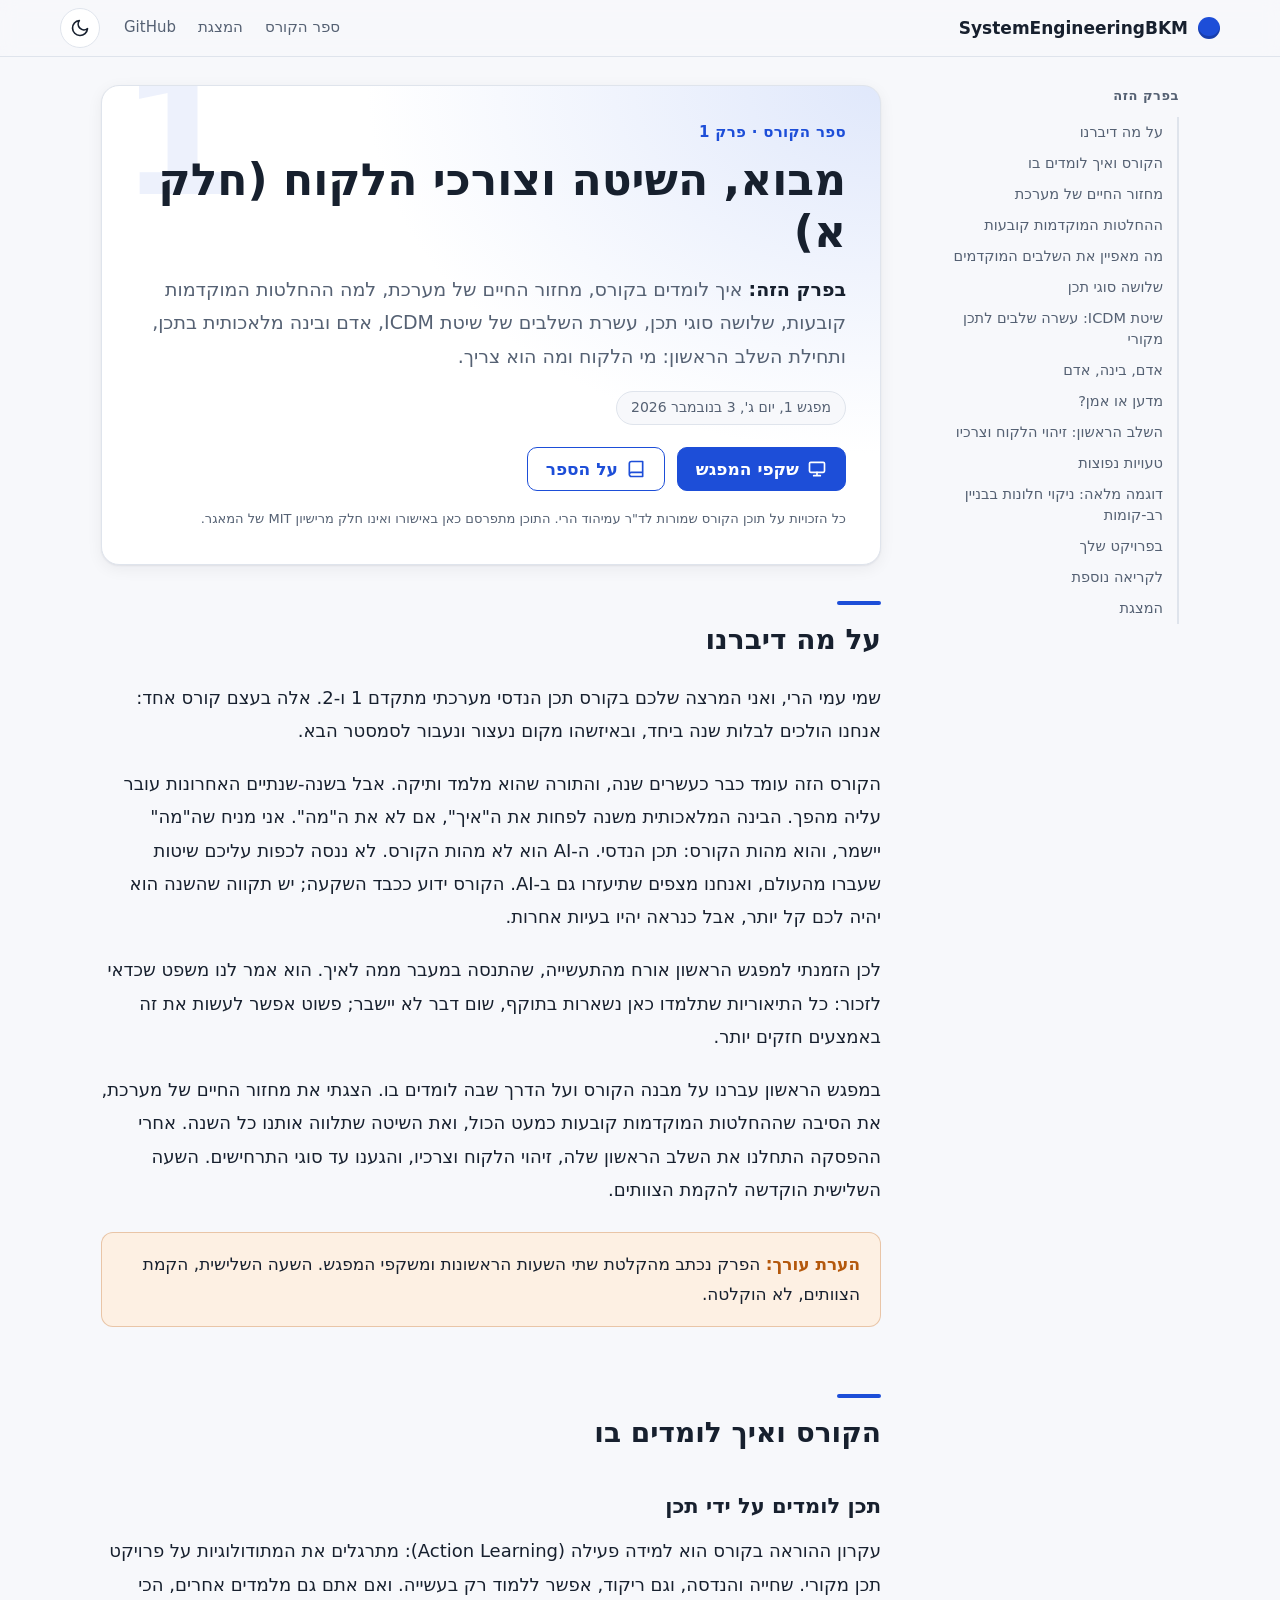
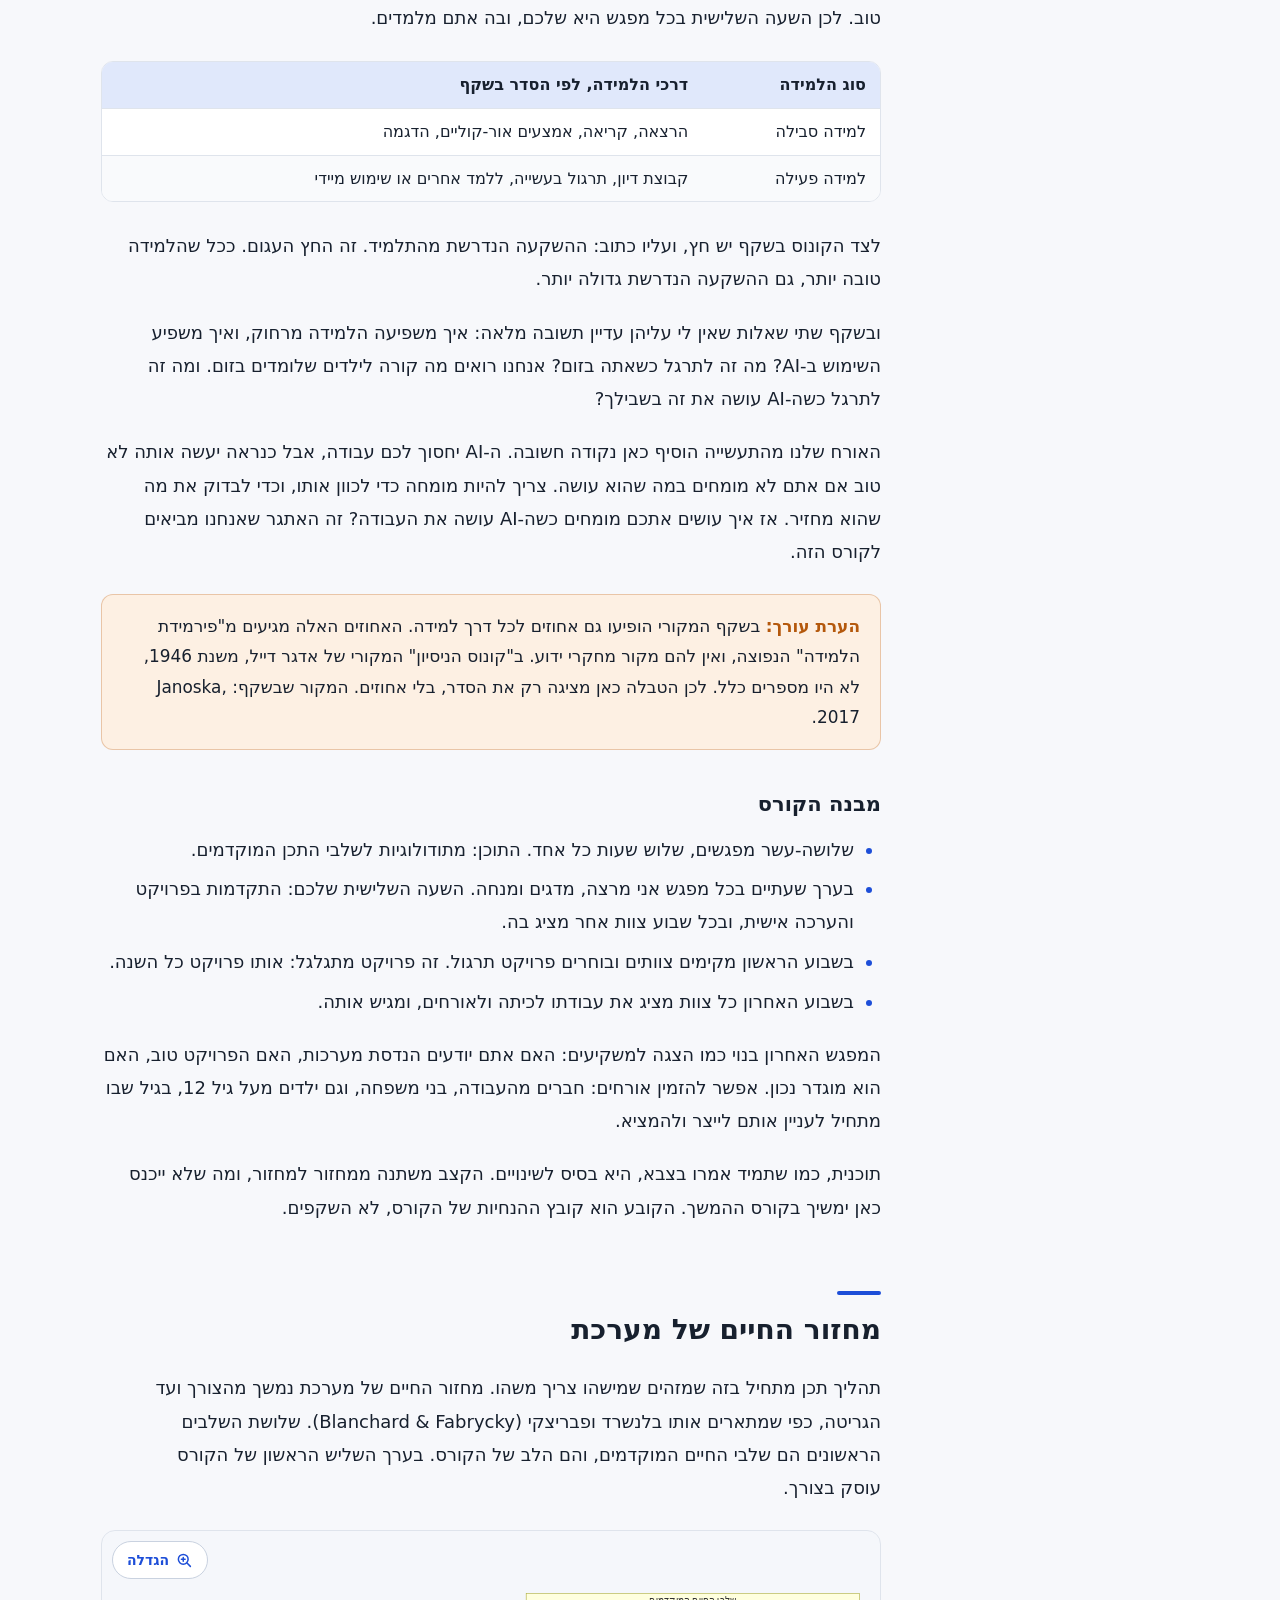
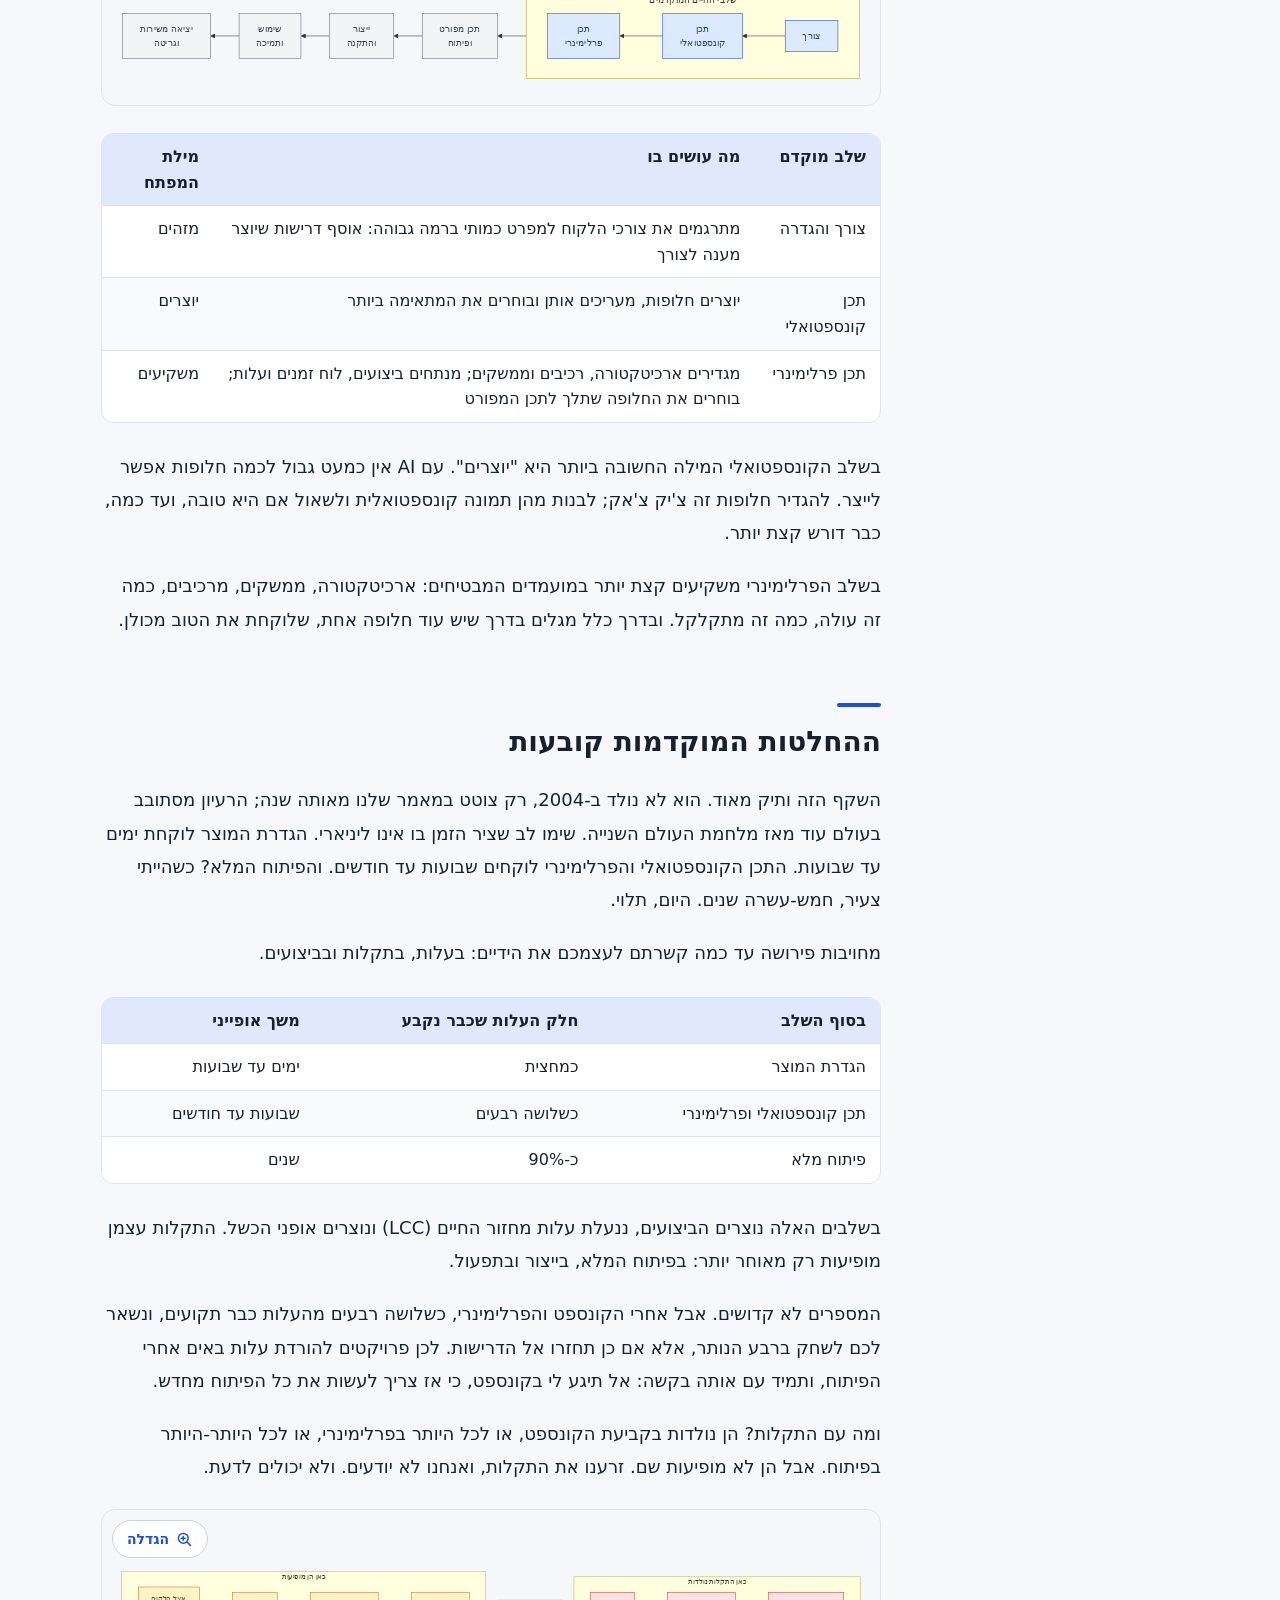
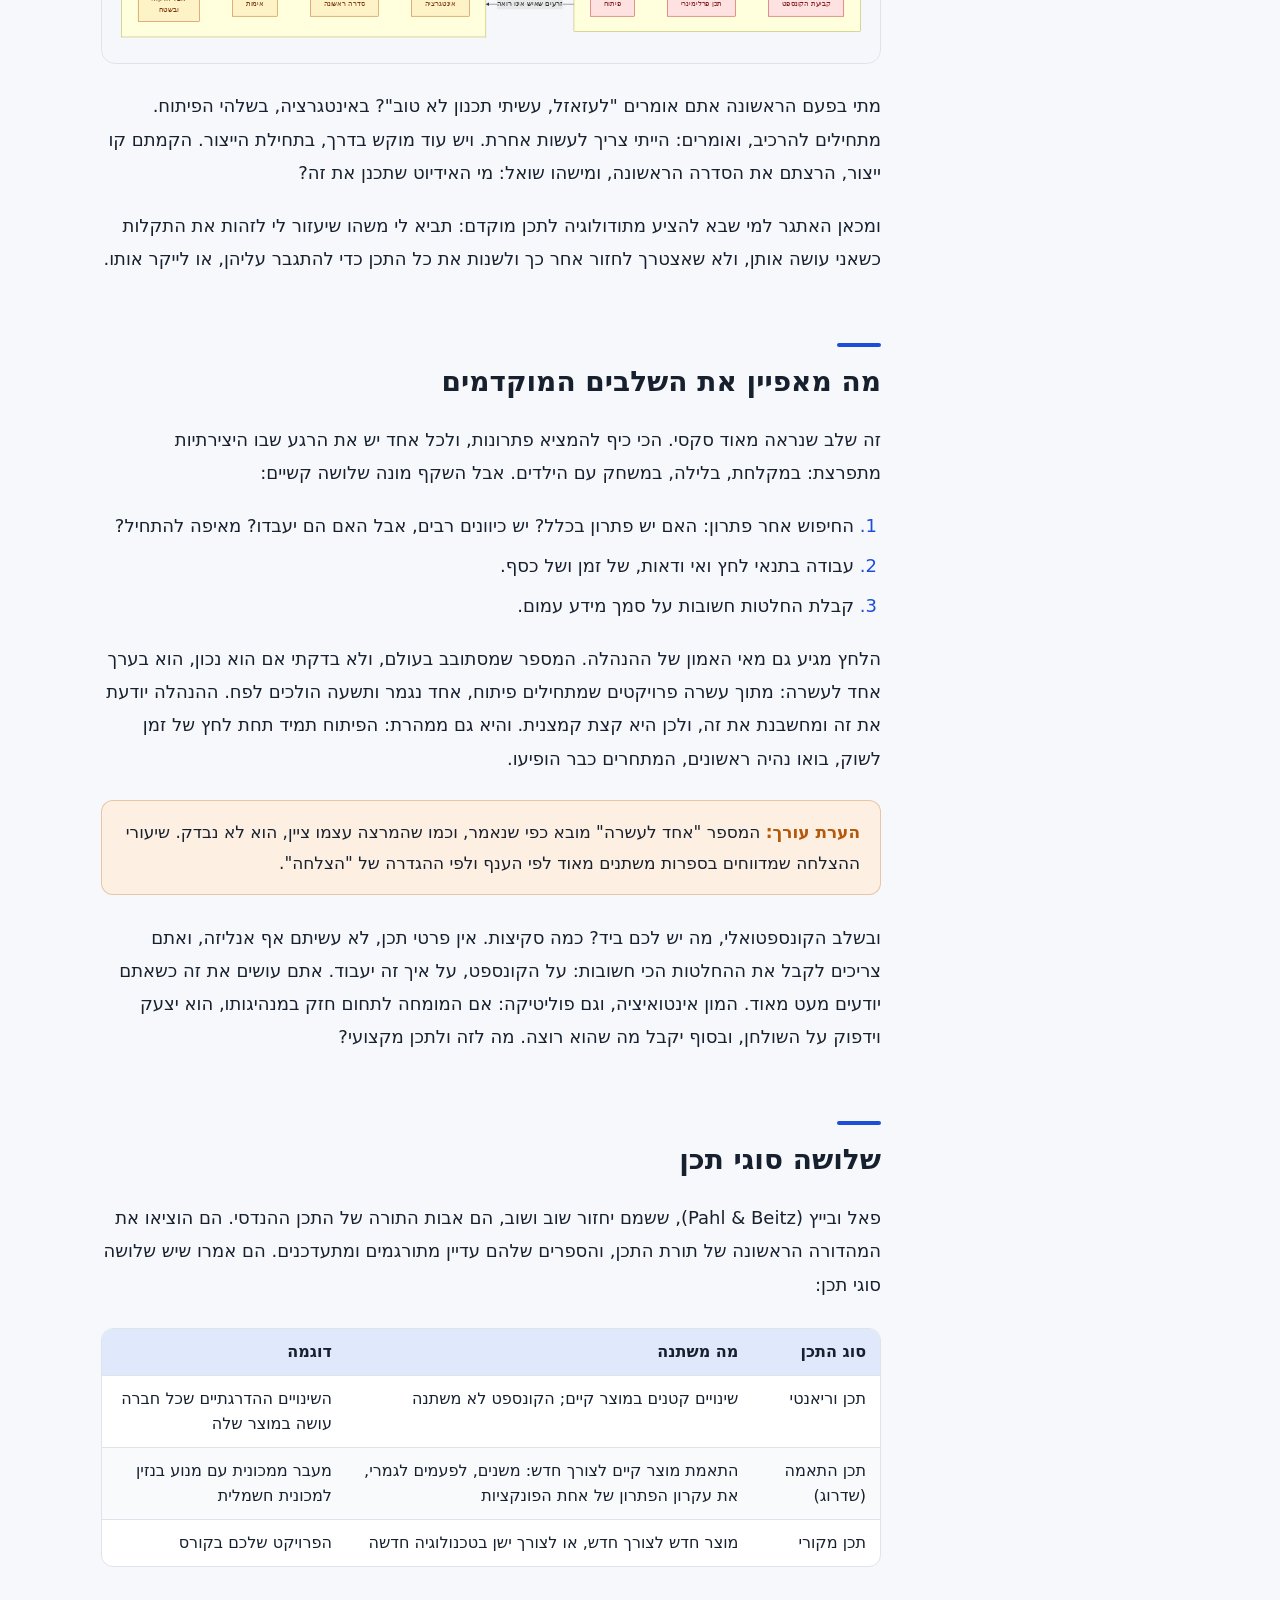
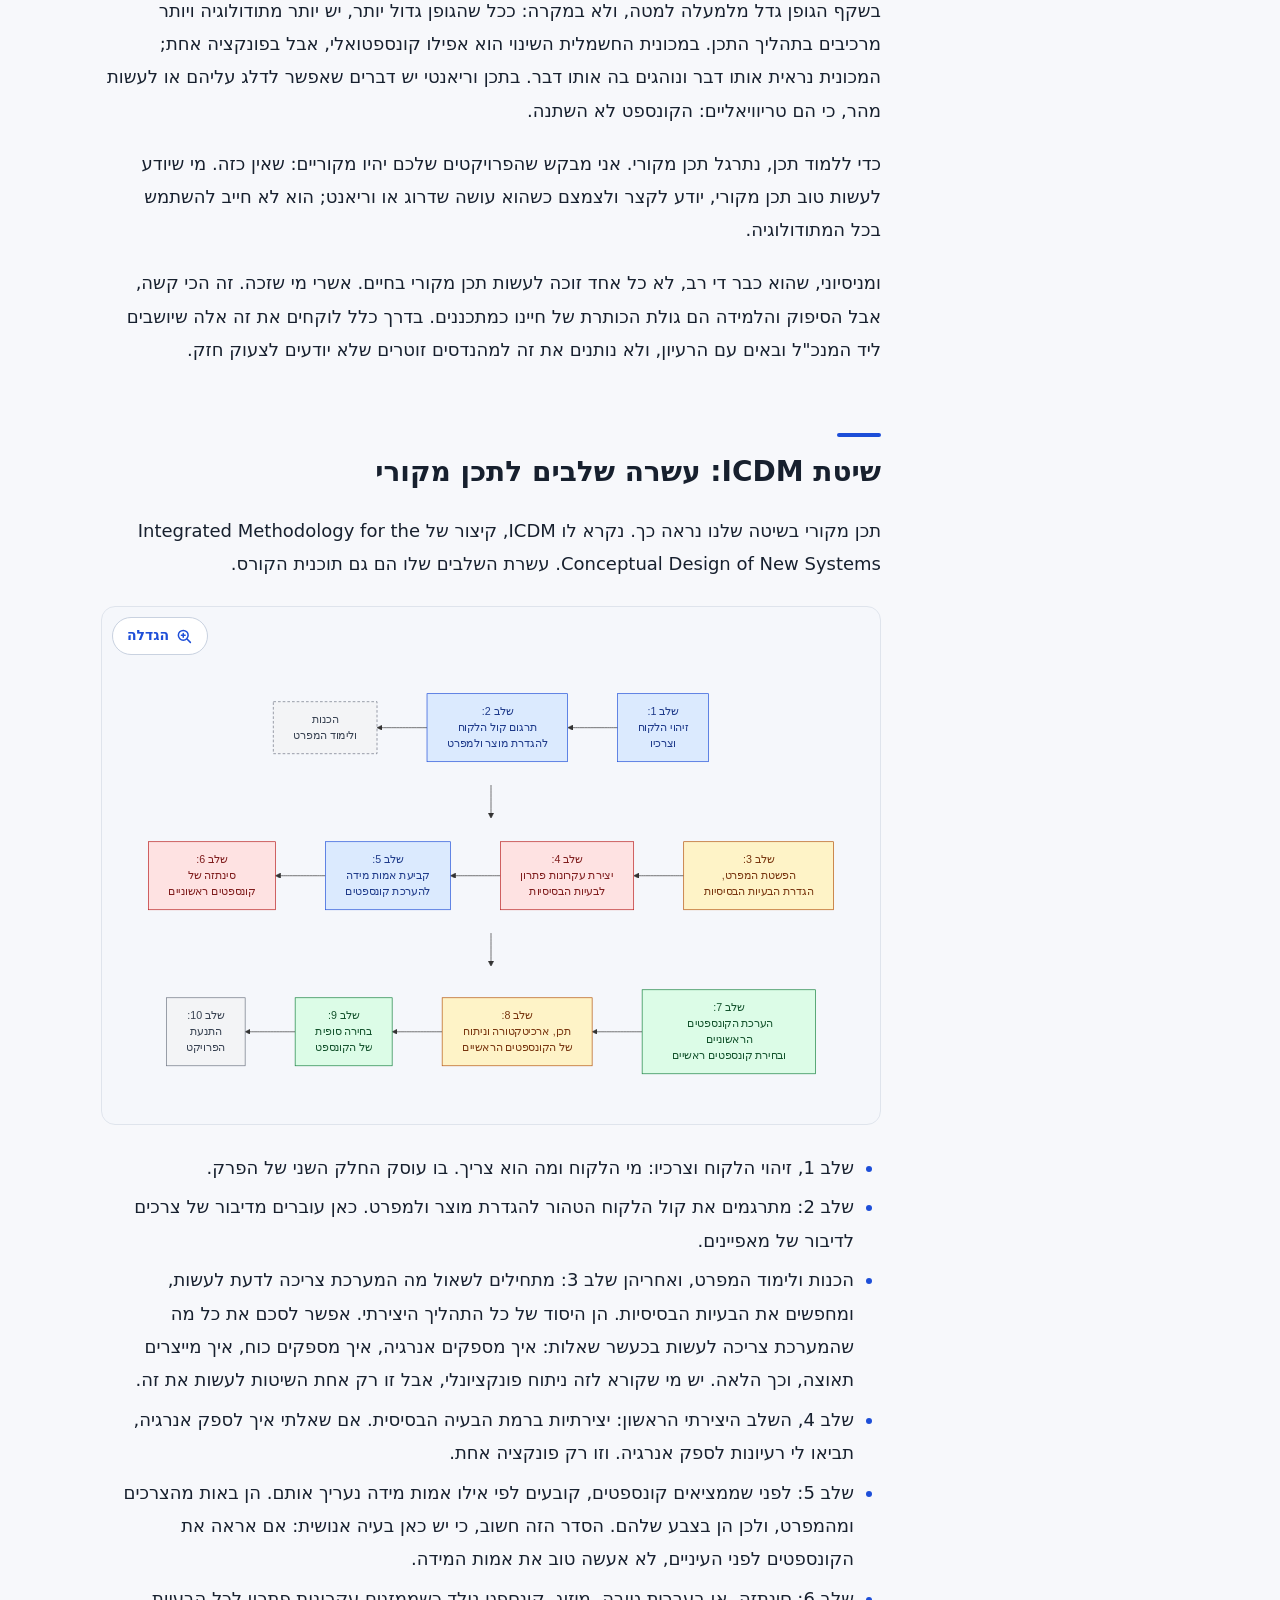
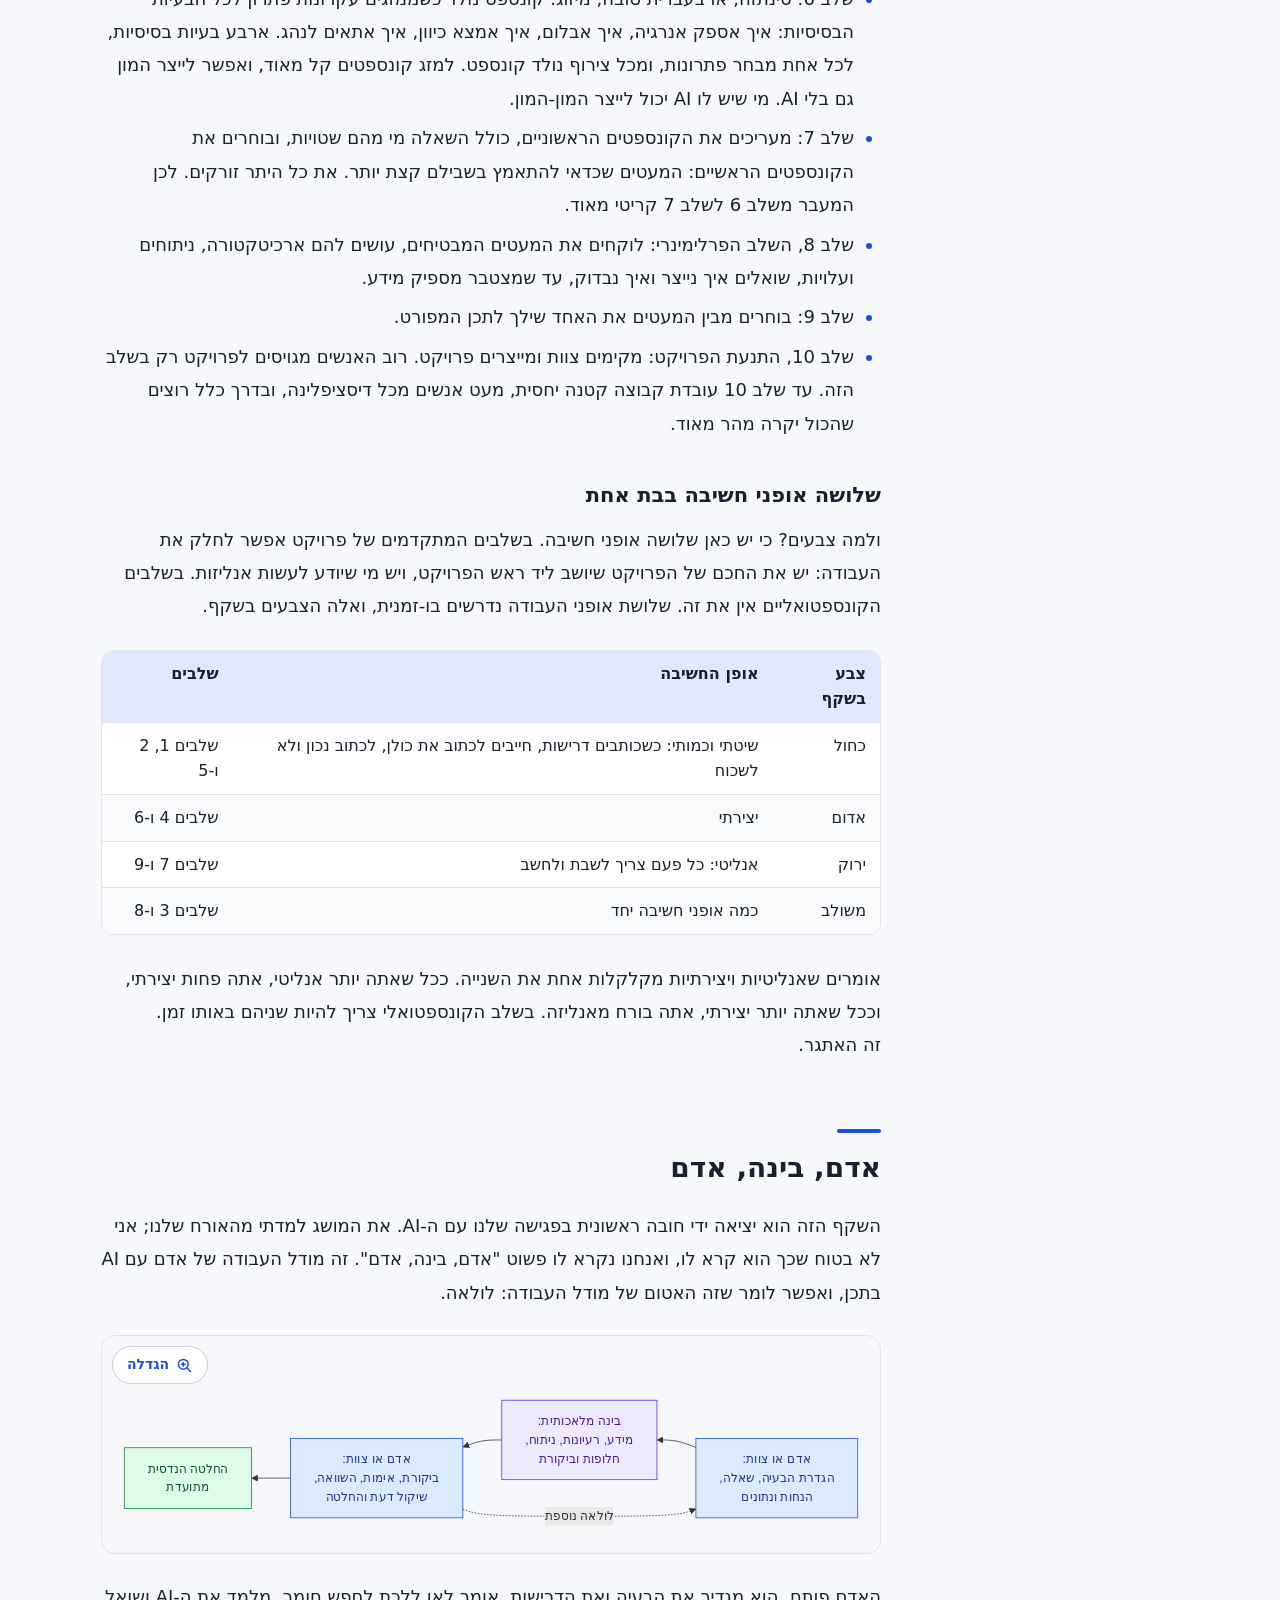
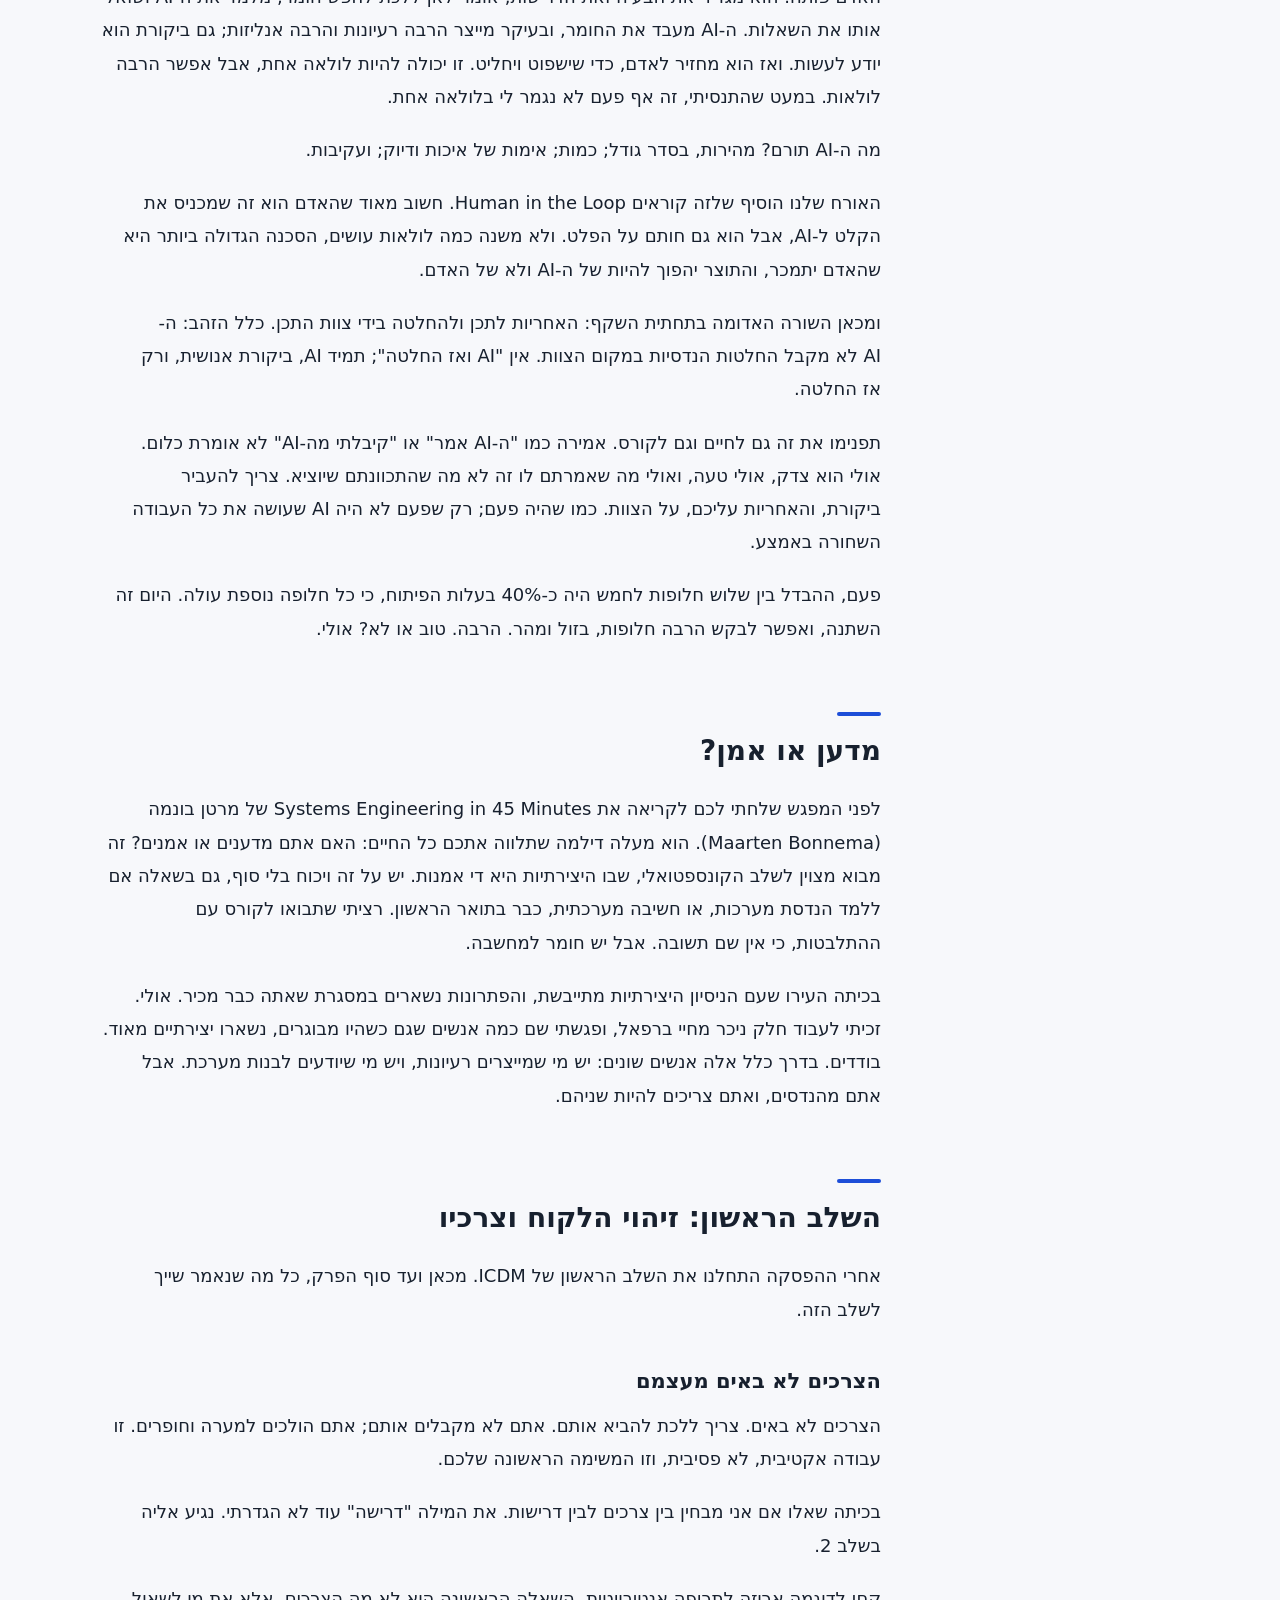
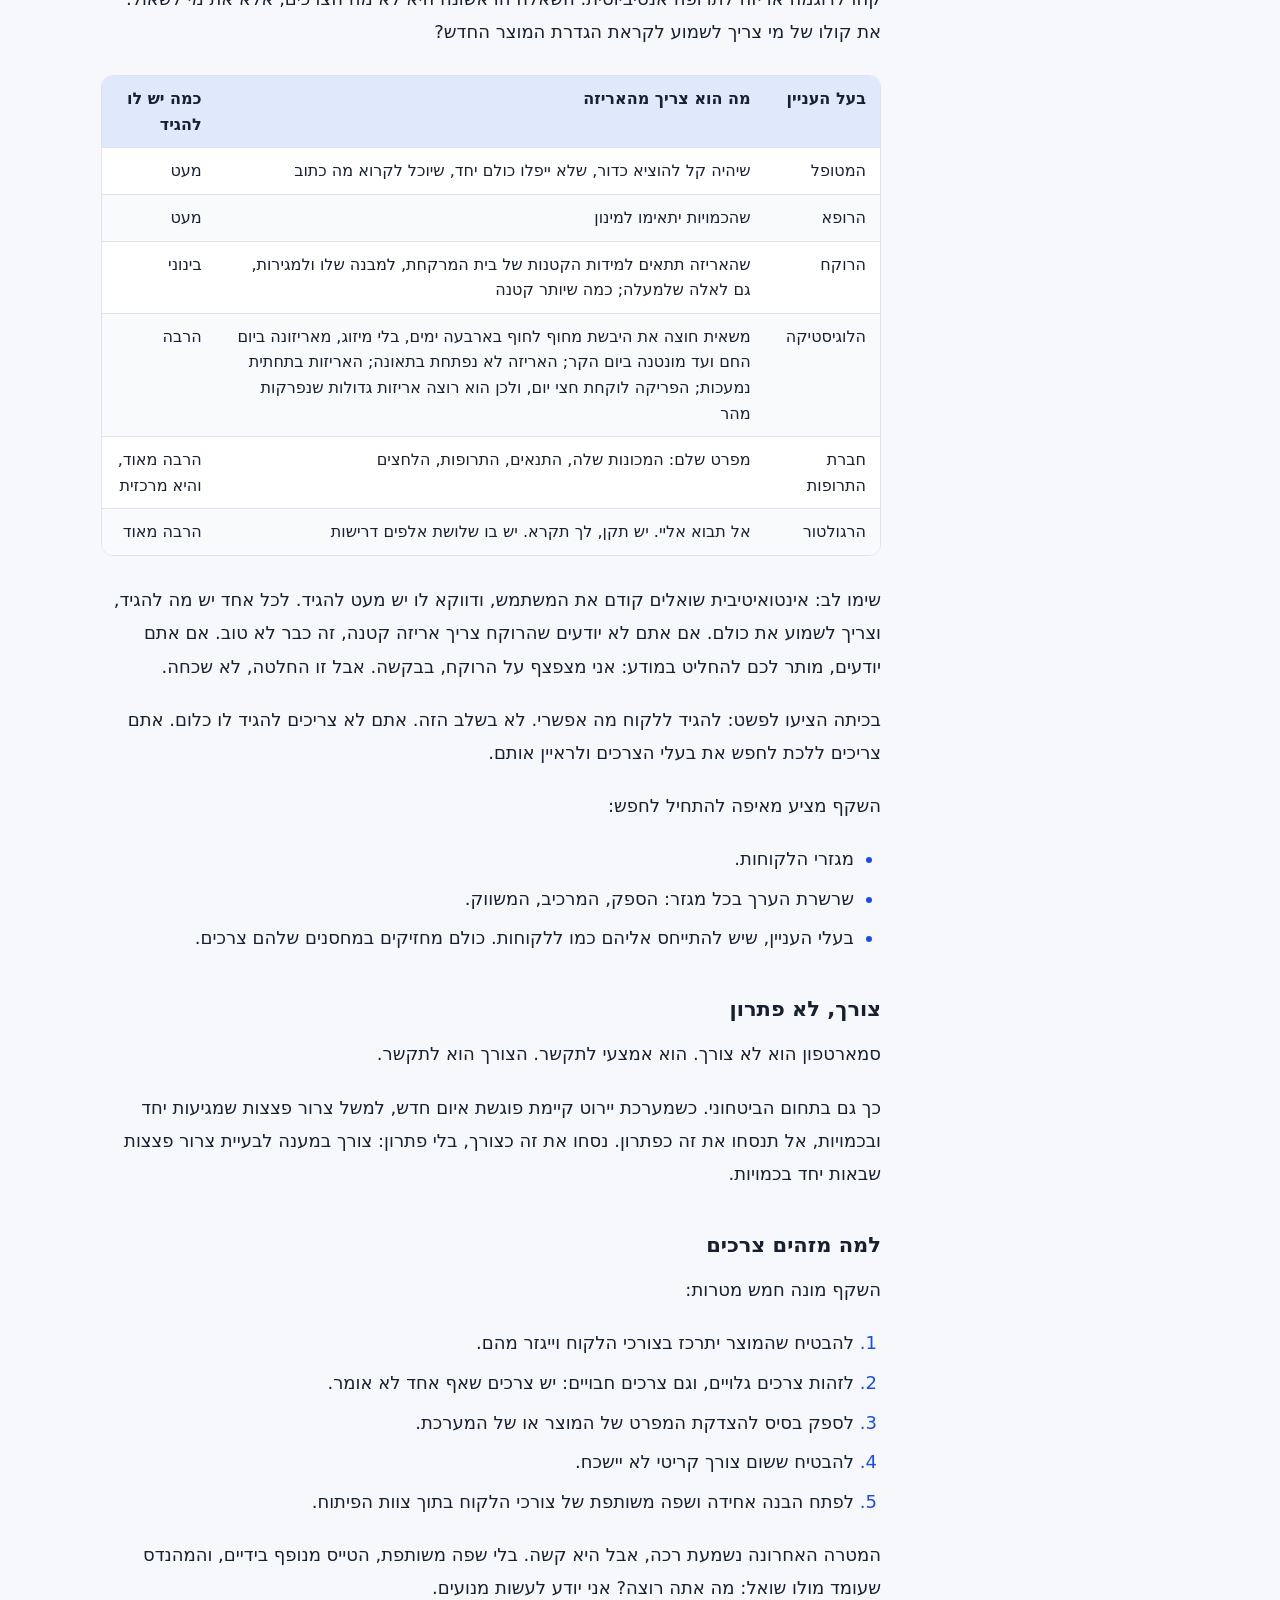
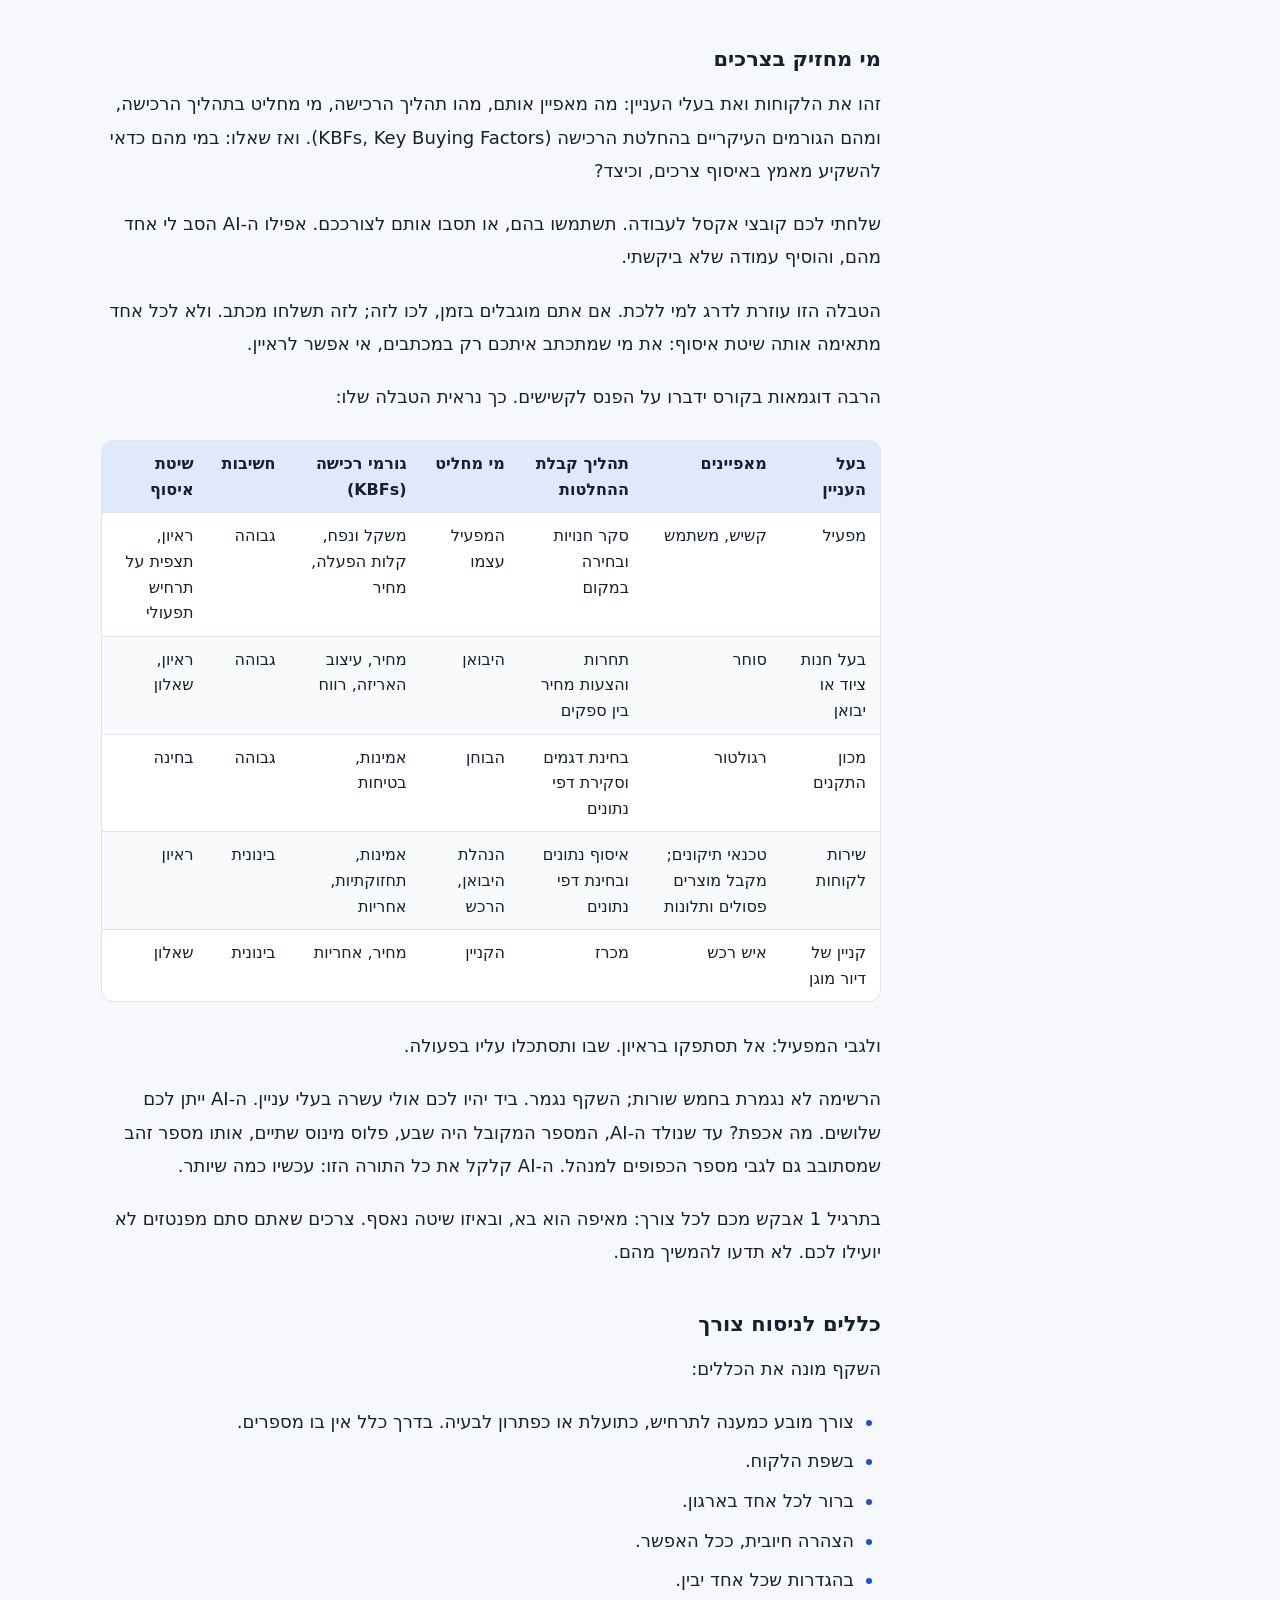
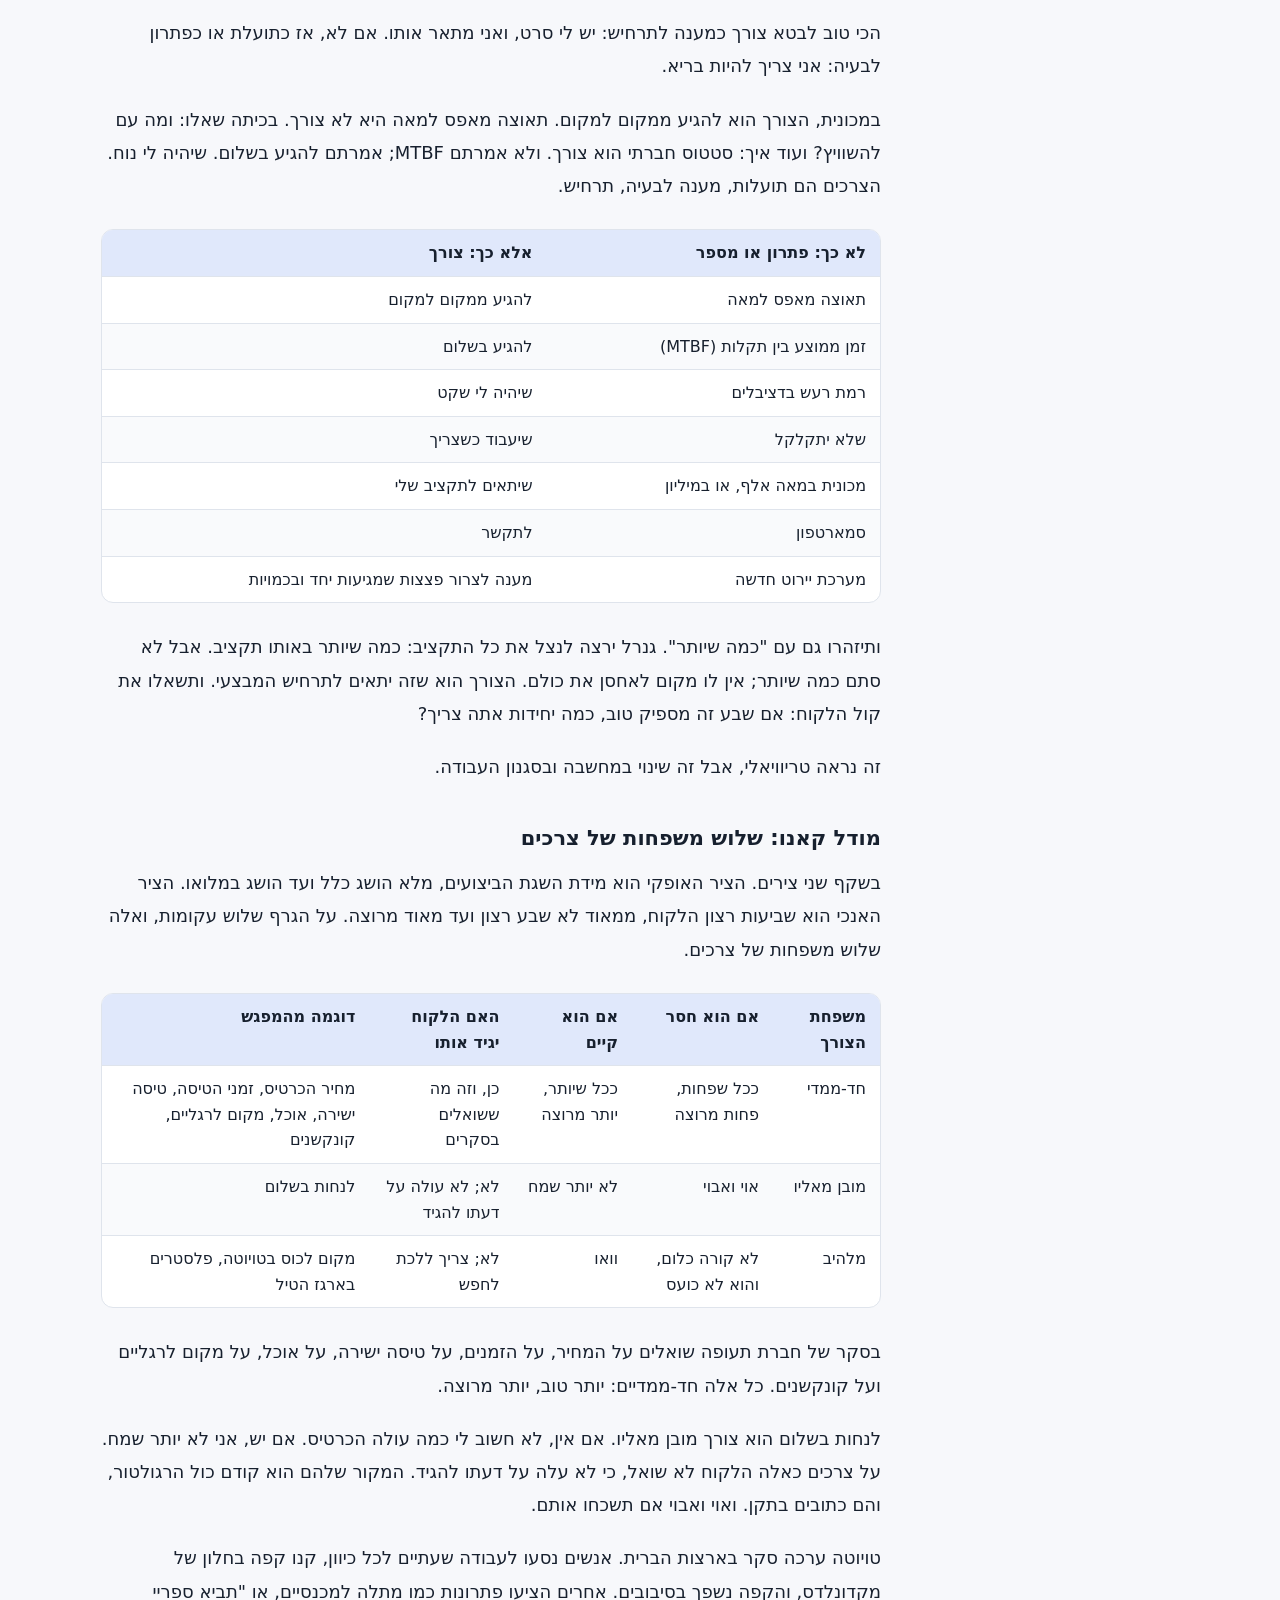
<file: course/01_intro/index.html>
<!DOCTYPE html>
<!-- Generated by python -m sebkm render course from course/01_intro/README.md. Do not edit this file: edit the source and render again. -->
<html lang="he" dir="rtl">
<head>
<meta charset="utf-8">
<meta name="viewport" content="width=device-width, initial-scale=1">
<meta name="color-scheme" content="light dark">
<title>פרק 1: מבוא, השיטה וצורכי הלקוח (חלק א) · ספר הקורס · SystemEngineeringBKM</title>
<meta name="description" content="איך לומדים בקורס, מחזור החיים של מערכת, למה ההחלטות המוקדמות קובעות, שלושה סוגי תכן, עשרת השלבים של שיטת ICDM, אדם ובינה מלאכותית בתכן, ותחילת השלב הראשון: מי הלקוח ומה הוא צריך.">
<link rel="canonical" href="https://avisalmon.github.io/SystemEngineeringBKM/course/01_intro/">
<meta property="og:type" content="article">
<meta property="og:title" content="פרק 1: מבוא, השיטה וצורכי הלקוח (חלק א)">
<meta property="og:description" content="איך לומדים בקורס, מחזור החיים של מערכת, למה ההחלטות המוקדמות קובעות, שלושה סוגי תכן, עשרת השלבים של שיטת ICDM, אדם ובינה מלאכותית בתכן, ותחילת השלב הראשון: מי הלקוח ומה הוא צריך.">
<meta property="og:url" content="https://avisalmon.github.io/SystemEngineeringBKM/course/01_intro/">
<meta property="og:locale" content="he_IL">
<meta property="og:site_name" content="SystemEngineeringBKM">
<link rel="icon" href="data:image/svg+xml,%3Csvg xmlns='http://www.w3.org/2000/svg' viewBox='0 0 32 32'%3E%3Ccircle cx='16' cy='16' r='14' fill='%231d4ed8'/%3E%3C/svg%3E">
<script>(function(d){d.classList.add('js');try{var t=localStorage.getItem('sebkm-theme');if(t==='light'||t==='dark')d.setAttribute('data-theme',t)}catch(e){}})(document.documentElement)</script>
<link rel="stylesheet" href="../../assets/book.css?v=902141387f">
<script defer src="../../assets/vendor/mermaid/mermaid.min.js?v=581ed7d74b"></script>
<script defer src="../../assets/book.js?v=2c9ec70eff"></script>
</head>
<body class="page-chapter">
<a class="skip" href="#content">דילוג לתוכן</a>
<header class="top"><div class="top-in"><a class="brand" href="../../index.html" title="הנדסת מערכות עם מנטור AI"><span class="brand-dot" aria-hidden="true"></span><bdi class="brand-name">SystemEngineeringBKM</bdi></a><nav class="top-nav" aria-label="ניווט"><a href="../index.html">ספר הקורס</a><a href="slides.html">המצגת</a><a href="https://github.com/avisalmon/SystemEngineeringBKM" target="_blank" rel="noopener">GitHub</a></nav><button class="theme" type="button" aria-label="מצב כהה או בהיר" title="מצב כהה או בהיר"><svg class="i i-moon" viewBox="0 0 24 24" width="20" height="20" aria-hidden="true" focusable="false"><path d="M21 12.8A9 9 0 1 1 11.2 3a7 7 0 0 0 9.8 9.8z"/></svg><svg class="i i-sun" viewBox="0 0 24 24" width="20" height="20" aria-hidden="true" focusable="false"><circle cx="12" cy="12" r="4.2"/><path d="M12 2.5v2.2M12 19.3v2.2M2.5 12h2.2M19.3 12h2.2M5.3 5.3l1.6 1.6M17.1 17.1l1.6 1.6M5.3 18.7l1.6-1.6M17.1 6.9l1.6-1.6"/></svg></button></div><div class="progress" aria-hidden="true"><span></span></div></header>
<main id="content" class="book">
<header class="page-head">
<span class="page-num" aria-hidden="true">1</span>
<p class="eyebrow">ספר הקורס · פרק 1</p>
<h1>מבוא, השיטה וצורכי הלקוח (חלק א)</h1>
<p class="lead"><strong>בפרק הזה:</strong> איך לומדים בקורס, מחזור החיים של מערכת, למה ההחלטות המוקדמות קובעות, שלושה סוגי תכן, עשרת השלבים של שיטת ICDM, אדם ובינה מלאכותית בתכן, ותחילת השלב הראשון: מי הלקוח ומה הוא צריך.</p>
<ul class="meta"><li>מפגש 1, יום ג', 3 בנובמבר 2026</li></ul>
<div class="actions"><a class="btn primary" href="slides.html" title="המצגת"><svg class="i" viewBox="0 0 24 24" width="20" height="20" aria-hidden="true" focusable="false"><rect x="3" y="4" width="18" height="12" rx="1.5"/><path d="M12 16v4M8 20h8"/></svg><span>שקפי המפגש</span></a><a class="btn ghost" href="../index.html" title="לפרטים על הספר ועל אופן כתיבתו"><svg class="i" viewBox="0 0 24 24" width="20" height="20" aria-hidden="true" focusable="false"><path d="M4 18.5V5.5A2.5 2.5 0 0 1 6.5 3H20v18H6.5A2.5 2.5 0 0 1 4 18.5A2.5 2.5 0 0 1 6.5 16H20"/></svg><span>על הספר</span></a></div>
<p class="head-rights">כל הזכויות על תוכן הקורס שמורות לד&quot;ר עמיהוד הרי. התוכן מתפרסם כאן באישורו ואינו חלק מרישיון MIT של המאגר.</p>
</header>
<nav class="toc-side" aria-label="בפרק הזה">
<p class="toc-title">בפרק הזה</p>
<ol>
<li class="h2"><a href="#על-מה-דיברנו">על מה דיברנו</a>
</li>
<li class="h2"><a href="#הקורס-ואיך-לומדים-בו">הקורס ואיך לומדים בו</a>
<ol>
<li><a href="#תכן-לומדים-על-ידי-תכן">תכן לומדים על ידי תכן</a></li>
<li><a href="#מבנה-הקורס">מבנה הקורס</a></li>
</ol>
</li>
<li class="h2"><a href="#מחזור-החיים-של-מערכת">מחזור החיים של מערכת</a>
</li>
<li class="h2"><a href="#ההחלטות-המוקדמות-קובעות">ההחלטות המוקדמות קובעות</a>
</li>
<li class="h2"><a href="#מה-מאפיין-את-השלבים-המוקדמים">מה מאפיין את השלבים המוקדמים</a>
</li>
<li class="h2"><a href="#שלושה-סוגי-תכן">שלושה סוגי תכן</a>
</li>
<li class="h2"><a href="#שיטת-icdm-עשרה-שלבים-לתכן-מקורי">שיטת ICDM: עשרה שלבים לתכן מקורי</a>
<ol>
<li><a href="#שלושה-אופני-חשיבה-בבת-אחת">שלושה אופני חשיבה בבת אחת</a></li>
</ol>
</li>
<li class="h2"><a href="#אדם-בינה-אדם">אדם, בינה, אדם</a>
</li>
<li class="h2"><a href="#מדען-או-אמן">מדען או אמן?</a>
</li>
<li class="h2"><a href="#השלב-הראשון-זיהוי-הלקוח-וצרכיו">השלב הראשון: זיהוי הלקוח וצרכיו</a>
<ol>
<li><a href="#הצרכים-לא-באים-מעצמם">הצרכים לא באים מעצמם</a></li>
<li><a href="#צורך-לא-פתרון">צורך, לא פתרון</a></li>
<li><a href="#למה-מזהים-צרכים">למה מזהים צרכים</a></li>
<li><a href="#מי-מחזיק-בצרכים">מי מחזיק בצרכים</a></li>
<li><a href="#כללים-לניסוח-צורך">כללים לניסוח צורך</a></li>
<li><a href="#מודל-קאנו-שלוש-משפחות-של-צרכים">מודל קאנו: שלוש משפחות של צרכים</a></li>
<li><a href="#שיטות-לאיסוף-צרכים">שיטות לאיסוף צרכים</a></li>
<li><a href="#הראיון">הראיון</a></li>
<li><a href="#סוגי-תרחישים">סוגי תרחישים</a></li>
</ol>
</li>
<li class="h2"><a href="#טעויות-נפוצות">טעויות נפוצות</a>
</li>
<li class="h2"><a href="#דוגמה-מלאה-ניקוי-חלונות-בבניין-רב-קומות">דוגמה מלאה: ניקוי חלונות בבניין רב-קומות</a>
<ol>
<li><a href="#הצורך">הצורך</a></li>
<li><a href="#בעלי-העניין">בעלי העניין</a></li>
<li><a href="#שלוש-משפחות-של-צרכים">שלוש משפחות של צרכים</a></li>
<li><a href="#תרחישים">תרחישים</a></li>
</ol>
</li>
<li class="h2"><a href="#בפרויקט-שלך">בפרויקט שלך</a>
<ol>
<li><a href="#תרגיל-1">תרגיל 1</a></li>
</ol>
</li>
<li class="h2"><a href="#לקריאה-נוספת">לקריאה נוספת</a>
</li>
<li class="h2"><a href="#המצגת">המצגת</a>
</li>
</ol>
</nav>
<details class="toc-mobile">
<summary>תוכן העניינים</summary>
<ol>
<li><a href="#על-מה-דיברנו">על מה דיברנו</a></li>
<li><a href="#הקורס-ואיך-לומדים-בו">הקורס ואיך לומדים בו</a></li>
<li><a href="#מחזור-החיים-של-מערכת">מחזור החיים של מערכת</a></li>
<li><a href="#ההחלטות-המוקדמות-קובעות">ההחלטות המוקדמות קובעות</a></li>
<li><a href="#מה-מאפיין-את-השלבים-המוקדמים">מה מאפיין את השלבים המוקדמים</a></li>
<li><a href="#שלושה-סוגי-תכן">שלושה סוגי תכן</a></li>
<li><a href="#שיטת-icdm-עשרה-שלבים-לתכן-מקורי">שיטת ICDM: עשרה שלבים לתכן מקורי</a></li>
<li><a href="#אדם-בינה-אדם">אדם, בינה, אדם</a></li>
<li><a href="#מדען-או-אמן">מדען או אמן?</a></li>
<li><a href="#השלב-הראשון-זיהוי-הלקוח-וצרכיו">השלב הראשון: זיהוי הלקוח וצרכיו</a></li>
<li><a href="#טעויות-נפוצות">טעויות נפוצות</a></li>
<li><a href="#דוגמה-מלאה-ניקוי-חלונות-בבניין-רב-קומות">דוגמה מלאה: ניקוי חלונות בבניין רב-קומות</a></li>
<li><a href="#בפרויקט-שלך">בפרויקט שלך</a></li>
<li><a href="#לקריאה-נוספת">לקריאה נוספת</a></li>
<li><a href="#המצגת">המצגת</a></li>
</ol>
</details>
<article class="prose">
<h2 id="על-מה-דיברנו">על מה דיברנו<a class="anchor" href="#על-מה-דיברנו" aria-label="קישור לסעיף">#</a></h2>
<p>שמי עמי הרי, ואני המרצה שלכם בקורס תכן הנדסי מערכתי מתקדם 1 ו-2. אלה בעצם קורס אחד: אנחנו הולכים לבלות שנה ביחד, ובאיזשהו מקום נעצור ונעבור לסמסטר הבא.</p>
<p>הקורס הזה עומד כבר כעשרים שנה, והתורה שהוא מלמד ותיקה. אבל בשנה-שנתיים האחרונות עובר עליה מהפך. הבינה המלאכותית משנה לפחות את ה&quot;איך&quot;, אם לא את ה&quot;מה&quot;. אני מניח שה&quot;מה&quot; יישמר, והוא מהות הקורס: תכן הנדסי. ה-AI הוא לא מהות הקורס. לא ננסה לכפות עליכם שיטות שעברו מהעולם, ואנחנו מצפים שתיעזרו גם ב-AI. הקורס ידוע ככבד השקעה; יש תקווה שהשנה הוא יהיה לכם קל יותר, אבל כנראה יהיו בעיות אחרות.</p>
<p>לכן הזמנתי למפגש הראשון אורח מהתעשייה, שהתנסה במעבר ממה לאיך. הוא אמר לנו משפט שכדאי לזכור: כל התיאוריות שתלמדו כאן נשארות בתוקף, שום דבר לא יישבר; פשוט אפשר לעשות את זה באמצעים חזקים יותר.</p>
<p>במפגש הראשון עברנו על מבנה הקורס ועל הדרך שבה לומדים בו. הצגתי את מחזור החיים של מערכת, את הסיבה שההחלטות המוקדמות קובעות כמעט הכול, ואת השיטה שתלווה אותנו כל השנה. אחרי ההפסקה התחלנו את השלב הראשון שלה, זיהוי הלקוח וצרכיו, והגענו עד סוגי התרחישים. השעה השלישית הוקדשה להקמת הצוותים.</p>
<blockquote class="note editor">
<p><strong>הערת עורך:</strong> הפרק נכתב מהקלטת שתי השעות הראשונות ומשקפי המפגש. השעה השלישית, הקמת הצוותים, לא הוקלטה.</p>
</blockquote>
<h2 id="הקורס-ואיך-לומדים-בו">הקורס ואיך לומדים בו<a class="anchor" href="#הקורס-ואיך-לומדים-בו" aria-label="קישור לסעיף">#</a></h2>
<h3 id="תכן-לומדים-על-ידי-תכן">תכן לומדים על ידי תכן<a class="anchor" href="#תכן-לומדים-על-ידי-תכן" aria-label="קישור לסעיף">#</a></h3>
<p>עקרון ההוראה בקורס הוא למידה פעילה (Action Learning): מתרגלים את המתודולוגיות על פרויקט תכן מקורי. שחייה והנדסה, וגם ריקוד, אפשר ללמוד רק בעשייה. ואם אתם גם מלמדים אחרים, הכי טוב. לכן השעה השלישית בכל מפגש היא שלכם, ובה אתם מלמדים.</p>
<div class="table-wrap" style="--cols:2">
<table>
<thead>
<tr>
<th>סוג הלמידה</th>
<th>דרכי הלמידה, לפי הסדר בשקף</th>
</tr>
</thead>
<tbody>
<tr>
<td>למידה סבילה</td>
<td>הרצאה, קריאה, אמצעים אור-קוליים, הדגמה</td>
</tr>
<tr>
<td>למידה פעילה</td>
<td>קבוצת דיון, תרגול בעשייה, ללמד אחרים או שימוש מיידי</td>
</tr>
</tbody>
</table>
</div>
<p>לצד הקונוס בשקף יש חץ, ועליו כתוב: ההשקעה הנדרשת מהתלמיד. זה החץ העגום. ככל שהלמידה טובה יותר, גם ההשקעה הנדרשת גדולה יותר.</p>
<p>ובשקף שתי שאלות שאין לי עליהן עדיין תשובה מלאה: איך משפיעה הלמידה מרחוק, ואיך משפיע השימוש ב-AI? מה זה לתרגל כשאתה בזום? אנחנו רואים מה קורה לילדים שלומדים בזום. ומה זה לתרגל כשה-AI עושה את זה בשבילך?</p>
<p>האורח שלנו מהתעשייה הוסיף כאן נקודה חשובה. ה-AI יחסוך לכם עבודה, אבל כנראה יעשה אותה לא טוב אם אתם לא מומחים במה שהוא עושה. צריך להיות מומחה כדי לכוון אותו, וכדי לבדוק את מה שהוא מחזיר. אז איך עושים אתכם מומחים כשה-AI עושה את העבודה? זה האתגר שאנחנו מביאים לקורס הזה.</p>
<blockquote class="note editor">
<p><strong>הערת עורך:</strong> בשקף המקורי הופיעו גם אחוזים לכל דרך למידה. האחוזים האלה מגיעים מ&quot;פירמידת הלמידה&quot; הנפוצה, ואין להם מקור מחקרי ידוע. ב&quot;קונוס הניסיון&quot; המקורי של אדגר דייל, משנת 1946, לא היו מספרים כלל. לכן הטבלה כאן מציגה רק את הסדר, בלי אחוזים. המקור שבשקף: Janoska, 2017.</p>
</blockquote>
<h3 id="מבנה-הקורס">מבנה הקורס<a class="anchor" href="#מבנה-הקורס" aria-label="קישור לסעיף">#</a></h3>
<ul>
<li>שלושה-עשר מפגשים, שלוש שעות כל אחד. התוכן: מתודולוגיות לשלבי התכן המוקדמים.</li>
<li>בערך שעתיים בכל מפגש אני מרצה, מדגים ומנחה. השעה השלישית שלכם: התקדמות בפרויקט והערכה אישית, ובכל שבוע צוות אחר מציג בה.</li>
<li>בשבוע הראשון מקימים צוותים ובוחרים פרויקט תרגול. זה פרויקט מתגלגל: אותו פרויקט כל השנה.</li>
<li>בשבוע האחרון כל צוות מציג את עבודתו לכיתה ולאורחים, ומגיש אותה.</li>
</ul>
<p>המפגש האחרון בנוי כמו הצגה למשקיעים: האם אתם יודעים הנדסת מערכות, האם הפרויקט טוב, האם הוא מוגדר נכון. אפשר להזמין אורחים: חברים מהעבודה, בני משפחה, וגם ילדים מעל גיל 12, בגיל שבו מתחיל לעניין אותם לייצר ולהמציא.</p>
<p>תוכנית, כמו שתמיד אמרו בצבא, היא בסיס לשינויים. הקצב משתנה ממחזור למחזור, ומה שלא ייכנס כאן ימשיך בקורס ההמשך. הקובע הוא קובץ ההנחיות של הקורס, לא השקפים.</p>
<h2 id="מחזור-החיים-של-מערכת">מחזור החיים של מערכת<a class="anchor" href="#מחזור-החיים-של-מערכת" aria-label="קישור לסעיף">#</a></h2>
<p>תהליך תכן מתחיל בזה שמזהים שמישהו צריך משהו. מחזור החיים של מערכת נמשך מהצורך ועד הגריטה, כפי שמתארים אותו בלנשרד ופבריצקי (Blanchard &amp; Fabrycky). שלושת השלבים הראשונים הם שלבי החיים המוקדמים, והם הלב של הקורס. בערך השליש הראשון של הקורס עוסק בצורך.</p>
<figure class="diagram"><pre class="mermaid">flowchart RL
    subgraph early["שלבי החיים המוקדמים"]
        direction RL
        N["צורך"] --&gt; C["תכן&lt;br/&gt;קונספטואלי"] --&gt; P["תכן&lt;br/&gt;פרלימינרי"]
    end
    early --&gt; D["תכן מפורט&lt;br/&gt;ופיתוח"] --&gt; M["ייצור&lt;br/&gt;והתקנה"] --&gt; U["שימוש&lt;br/&gt;ותמיכה"] --&gt; R["יציאה משירות&lt;br/&gt;וגריטה"]
    classDef core fill:#dbeafe,stroke:#1d4ed8,color:#1e3a8a
    classDef late fill:#f3f4f6,stroke:#6b7280,color:#374151
    class N,C,P core
    class D,M,U,R late
</pre></figure>
<div class="table-wrap" style="--cols:3">
<table>
<thead>
<tr>
<th>שלב מוקדם</th>
<th>מה עושים בו</th>
<th>מילת המפתח</th>
</tr>
</thead>
<tbody>
<tr>
<td>צורך והגדרה</td>
<td>מתרגמים את צורכי הלקוח למפרט כמותי ברמה גבוהה: אוסף דרישות שיוצר מענה לצורך</td>
<td>מזהים</td>
</tr>
<tr>
<td>תכן קונספטואלי</td>
<td>יוצרים חלופות, מעריכים אותן ובוחרים את המתאימה ביותר</td>
<td>יוצרים</td>
</tr>
<tr>
<td>תכן פרלימינרי</td>
<td>מגדירים ארכיטקטורה, רכיבים וממשקים; מנתחים ביצועים, לוח זמנים ועלות; בוחרים את החלופה שתלך לתכן המפורט</td>
<td>משקיעים</td>
</tr>
</tbody>
</table>
</div>
<p>בשלב הקונספטואלי המילה החשובה ביותר היא &quot;יוצרים&quot;. עם AI אין כמעט גבול לכמה חלופות אפשר לייצר. להגדיר חלופות זה צ'יק צ'אק; לבנות מהן תמונה קונספטואלית ולשאול אם היא טובה, ועד כמה, כבר דורש קצת יותר.</p>
<p>בשלב הפרלימינרי משקיעים קצת יותר במועמדים המבטיחים: ארכיטקטורה, ממשקים, מרכיבים, כמה זה עולה, כמה זה מתקלקל. ובדרך כלל מגלים בדרך שיש עוד חלופה אחת, שלוקחת את הטוב מכולן.</p>
<h2 id="ההחלטות-המוקדמות-קובעות">ההחלטות המוקדמות קובעות<a class="anchor" href="#ההחלטות-המוקדמות-קובעות" aria-label="קישור לסעיף">#</a></h2>
<p>השקף הזה ותיק מאוד. הוא לא נולד ב-2004, רק צוטט במאמר שלנו מאותה שנה; הרעיון מסתובב בעולם עוד מאז מלחמת העולם השנייה. שימו לב שציר הזמן בו אינו ליניארי. הגדרת המוצר לוקחת ימים עד שבועות. התכן הקונספטואלי והפרלימינרי לוקחים שבועות עד חודשים. והפיתוח המלא? כשהייתי צעיר, חמש-עשרה שנים. היום, תלוי.</p>
<p>מחויבות פירושה עד כמה קשרתם לעצמכם את הידיים: בעלות, בתקלות ובביצועים.</p>
<div class="table-wrap" style="--cols:3">
<table>
<thead>
<tr>
<th>בסוף השלב</th>
<th>חלק העלות שכבר נקבע</th>
<th>משך אופייני</th>
</tr>
</thead>
<tbody>
<tr>
<td>הגדרת המוצר</td>
<td>כמחצית</td>
<td>ימים עד שבועות</td>
</tr>
<tr>
<td>תכן קונספטואלי ופרלימינרי</td>
<td>כשלושה רבעים</td>
<td>שבועות עד חודשים</td>
</tr>
<tr>
<td>פיתוח מלא</td>
<td>כ-90%</td>
<td>שנים</td>
</tr>
</tbody>
</table>
</div>
<p>בשלבים האלה נוצרים הביצועים, ננעלת עלות מחזור החיים (LCC) ונוצרים אופני הכשל. התקלות עצמן מופיעות רק מאוחר יותר: בפיתוח המלא, בייצור ובתפעול.</p>
<p>המספרים לא קדושים. אבל אחרי הקונספט והפרלימינרי, כשלושה רבעים מהעלות כבר תקועים, ונשאר לכם לשחק ברבע הנותר, אלא אם כן תחזרו אל הדרישות. לכן פרויקטים להורדת עלות באים אחרי הפיתוח, ותמיד עם אותה בקשה: אל תיגע לי בקונספט, כי אז צריך לעשות את כל הפיתוח מחדש.</p>
<p>ומה עם התקלות? הן נולדות בקביעת הקונספט, או לכל היותר בפרלימינרי, או לכל היותר-היותר בפיתוח. אבל הן לא מופיעות שם. זרענו את התקלות, ואנחנו לא יודעים. ולא יכולים לדעת.</p>
<figure class="diagram"><pre class="mermaid">flowchart RL
    subgraph born["כאן התקלות נולדות"]
        direction RL
        B1["קביעת הקונספט"] ~~~ B2["תכן פרלימינרי"] ~~~ B3["פיתוח"]
    end
    subgraph seen["כאן הן מופיעות"]
        direction RL
        S1["אינטגרציה"] ~~~ S2["סדרה ראשונה"] ~~~ S3["אימות"] ~~~ S4["אצל הלקוח&lt;br/&gt;ובשטח"]
    end
    born -- "זרעים שאיש אינו רואה" --&gt; seen
    classDef seed fill:#fee2e2,stroke:#b91c1c,color:#7f1d1d
    classDef show fill:#fef3c7,stroke:#b45309,color:#78350f
    class B1,B2,B3 seed
    class S1,S2,S3,S4 show
</pre></figure>
<p>מתי בפעם הראשונה אתם אומרים &quot;לעזאזל, עשיתי תכנון לא טוב&quot;? באינטגרציה, בשלהי הפיתוח. מתחילים להרכיב, ואומרים: הייתי צריך לעשות אחרת. ויש עוד מוקש בדרך, בתחילת הייצור. הקמתם קו ייצור, הרצתם את הסדרה הראשונה, ומישהו שואל: מי האידיוט שתכנן את זה?</p>
<p>ומכאן האתגר למי שבא להציע מתודולוגיה לתכן מוקדם: תביא לי משהו שיעזור לי לזהות את התקלות כשאני עושה אותן, ולא שאצטרך לחזור אחר כך ולשנות את כל התכן כדי להתגבר עליהן, או לייקר אותו.</p>
<h2 id="מה-מאפיין-את-השלבים-המוקדמים">מה מאפיין את השלבים המוקדמים<a class="anchor" href="#מה-מאפיין-את-השלבים-המוקדמים" aria-label="קישור לסעיף">#</a></h2>
<p>זה שלב שנראה מאוד סקסי. הכי כיף להמציא פתרונות, ולכל אחד יש את הרגע שבו היצירתיות מתפרצת: במקלחת, בלילה, במשחק עם הילדים. אבל השקף מונה שלושה קשיים:</p>
<ol>
<li>החיפוש אחר פתרון: האם יש פתרון בכלל? יש כיוונים רבים, אבל האם הם יעבדו? מאיפה להתחיל?</li>
<li>עבודה בתנאי לחץ ואי ודאות, של זמן ושל כסף.</li>
<li>קבלת החלטות חשובות על סמך מידע עמום.</li>
</ol>
<p>הלחץ מגיע גם מאי האמון של ההנהלה. המספר שמסתובב בעולם, ולא בדקתי אם הוא נכון, הוא בערך אחד לעשרה: מתוך עשרה פרויקטים שמתחילים פיתוח, אחד נגמר ותשעה הולכים לפח. ההנהלה יודעת את זה ומחשבנת את זה, ולכן היא קצת קמצנית. והיא גם ממהרת: הפיתוח תמיד תחת לחץ של זמן לשוק, בואו נהיה ראשונים, המתחרים כבר הופיעו.</p>
<blockquote class="note editor">
<p><strong>הערת עורך:</strong> המספר &quot;אחד לעשרה&quot; מובא כפי שנאמר, וכמו שהמרצה עצמו ציין, הוא לא נבדק. שיעורי ההצלחה שמדווחים בספרות משתנים מאוד לפי הענף ולפי ההגדרה של &quot;הצלחה&quot;.</p>
</blockquote>
<p>ובשלב הקונספטואלי, מה יש לכם ביד? כמה סקיצות. אין פרטי תכן, לא עשיתם אף אנליזה, ואתם צריכים לקבל את ההחלטות הכי חשובות: על הקונספט, על איך זה יעבוד. אתם עושים את זה כשאתם יודעים מעט מאוד. המון אינטואיציה, וגם פוליטיקה: אם המומחה לתחום חזק במנהיגותו, הוא יצעק וידפוק על השולחן, ובסוף יקבל מה שהוא רוצה. מה לזה ולתכן מקצועי?</p>
<h2 id="שלושה-סוגי-תכן">שלושה סוגי תכן<a class="anchor" href="#שלושה-סוגי-תכן" aria-label="קישור לסעיף">#</a></h2>
<p>פאל ובייץ (Pahl &amp; Beitz), ששמם יחזור שוב ושוב, הם אבות התורה של התכן ההנדסי. הם הוציאו את המהדורה הראשונה של תורת התכן, והספרים שלהם עדיין מתורגמים ומתעדכנים. הם אמרו שיש שלושה סוגי תכן:</p>
<div class="table-wrap" style="--cols:3">
<table>
<thead>
<tr>
<th>סוג התכן</th>
<th>מה משתנה</th>
<th>דוגמה</th>
</tr>
</thead>
<tbody>
<tr>
<td>תכן וריאנטי</td>
<td>שינויים קטנים במוצר קיים; הקונספט לא משתנה</td>
<td>השינויים ההדרגתיים שכל חברה עושה במוצר שלה</td>
</tr>
<tr>
<td>תכן התאמה (שדרוג)</td>
<td>התאמת מוצר קיים לצורך חדש: משנים, לפעמים לגמרי, את עקרון הפתרון של אחת הפונקציות</td>
<td>מעבר ממכונית עם מנוע בנזין למכונית חשמלית</td>
</tr>
<tr>
<td>תכן מקורי</td>
<td>מוצר חדש לצורך חדש, או לצורך ישן בטכנולוגיה חדשה</td>
<td>הפרויקט שלכם בקורס</td>
</tr>
</tbody>
</table>
</div>
<p>בשקף הגופן גדל מלמעלה למטה, ולא במקרה: ככל שהגופן גדול יותר, יש יותר מתודולוגיה ויותר מרכיבים בתהליך התכן. במכונית החשמלית השינוי הוא אפילו קונספטואלי, אבל בפונקציה אחת; המכונית נראית אותו דבר ונוהגים בה אותו דבר. בתכן וריאנטי יש דברים שאפשר לדלג עליהם או לעשות מהר, כי הם טריוויאליים: הקונספט לא השתנה.</p>
<p>כדי ללמוד תכן, נתרגל תכן מקורי. אני מבקש שהפרויקטים שלכם יהיו מקוריים: שאין כזה. מי שיודע לעשות טוב תכן מקורי, יודע לקצר ולצמצם כשהוא עושה שדרוג או וריאנט; הוא לא חייב להשתמש בכל המתודולוגיה.</p>
<p>ומניסיוני, שהוא כבר די רב, לא כל אחד זוכה לעשות תכן מקורי בחיים. אשרי מי שזכה. זה הכי קשה, אבל הסיפוק והלמידה הם גולת הכותרת של חיינו כמתכננים. בדרך כלל לוקחים את זה אלה שיושבים ליד המנכ&quot;ל ובאים עם הרעיון, ולא נותנים את זה למהנדסים זוטרים שלא יודעים לצעוק חזק.</p>
<h2 id="שיטת-icdm-עשרה-שלבים-לתכן-מקורי">שיטת ICDM: עשרה שלבים לתכן מקורי<a class="anchor" href="#שיטת-icdm-עשרה-שלבים-לתכן-מקורי" aria-label="קישור לסעיף">#</a></h2>
<p>תכן מקורי בשיטה שלנו נראה כך. נקרא לו ICDM, קיצור של Integrated Methodology for the Conceptual Design of New Systems. עשרת השלבים שלו הם גם תוכנית הקורס.</p>
<figure class="diagram"><pre class="mermaid">flowchart TB
    subgraph r1[" "]
        direction RL
        S1["שלב 1:&lt;br/&gt;זיהוי הלקוח&lt;br/&gt;וצרכיו"] --&gt; S2["שלב 2:&lt;br/&gt;תרגום קול הלקוח&lt;br/&gt;להגדרת מוצר ולמפרט"] --&gt; PR["הכנות&lt;br/&gt;ולימוד המפרט"]
    end
    subgraph r2[" "]
        direction RL
        S3["שלב 3:&lt;br/&gt;הפשטת המפרט,&lt;br/&gt;הגדרת הבעיות הבסיסיות"] --&gt; S4["שלב 4:&lt;br/&gt;יצירת עקרונות פתרון&lt;br/&gt;לבעיות הבסיסיות"] --&gt; S5["שלב 5:&lt;br/&gt;קביעת אמות מידה&lt;br/&gt;להערכת קונספטים"] --&gt; S6["שלב 6:&lt;br/&gt;סינתזה של&lt;br/&gt;קונספטים ראשוניים"]
    end
    subgraph r3[" "]
        direction RL
        S7["שלב 7:&lt;br/&gt;הערכת הקונספטים הראשוניים&lt;br/&gt;ובחירת קונספטים ראשיים"] --&gt; S8["שלב 8:&lt;br/&gt;תכן, ארכיטקטורה וניתוח&lt;br/&gt;של הקונספטים הראשיים"] --&gt; S9["שלב 9:&lt;br/&gt;בחירה סופית&lt;br/&gt;של הקונספט"] --&gt; S10["שלב 10:&lt;br/&gt;התנעת&lt;br/&gt;הפרויקט"]
    end
    r1 --&gt; r2 --&gt; r3
    classDef blue fill:#dbeafe,stroke:#1d4ed8,color:#1e3a8a
    classDef red fill:#fee2e2,stroke:#b91c1c,color:#7f1d1d
    classDef green fill:#dcfce7,stroke:#15803d,color:#14532d
    classDef mix fill:#fef3c7,stroke:#b45309,color:#78350f
    classDef neutral fill:#f3f4f6,stroke:#6b7280,color:#374151
    classDef prep fill:#f3f4f6,stroke:#6b7280,color:#374151,stroke-dasharray:4 3
    class S1,S2,S5 blue
    class S4,S6 red
    class S7,S9 green
    class S3,S8 mix
    class S10 neutral
    class PR prep
    style r1 fill:transparent,stroke:transparent
    style r2 fill:transparent,stroke:transparent
    style r3 fill:transparent,stroke:transparent
</pre></figure>
<ul>
<li>שלב 1, זיהוי הלקוח וצרכיו: מי הלקוח ומה הוא צריך. בו עוסק החלק השני של הפרק.</li>
<li>שלב 2: מתרגמים את קול הלקוח הטהור להגדרת מוצר ולמפרט. כאן עוברים מדיבור של צרכים לדיבור של מאפיינים.</li>
<li>הכנות ולימוד המפרט, ואחריהן שלב 3: מתחילים לשאול מה המערכת צריכה לדעת לעשות, ומחפשים את הבעיות הבסיסיות. הן היסוד של כל התהליך היצירתי. אפשר לסכם את כל מה שהמערכת צריכה לעשות בכעשר שאלות: איך מספקים אנרגיה, איך מספקים כוח, איך מייצרים תאוצה, וכך הלאה. יש מי שקורא לזה ניתוח פונקציונלי, אבל זו רק אחת השיטות לעשות את זה.</li>
<li>שלב 4, השלב היצירתי הראשון: יצירתיות ברמת הבעיה הבסיסית. אם שאלתי איך לספק אנרגיה, תביאו לי רעיונות לספק אנרגיה. וזו רק פונקציה אחת.</li>
<li>שלב 5: לפני שממציאים קונספטים, קובעים לפי אילו אמות מידה נעריך אותם. הן באות מהצרכים ומהמפרט, ולכן הן בצבע שלהם. הסדר הזה חשוב, כי יש כאן בעיה אנושית: אם אראה את הקונספטים לפני העיניים, לא אעשה טוב את אמות המידה.</li>
<li>שלב 6: סינתזה, או בעברית טובה, מיזוג. קונספט נולד כשממזגים עקרונות פתרון לכל הבעיות הבסיסיות: איך אספק אנרגיה, איך אבלום, איך אמצא כיוון, איך אתאים לנהג. ארבע בעיות בסיסיות, לכל אחת מבחר פתרונות, ומכל צירוף נולד קונספט. למזג קונספטים קל מאוד, ואפשר לייצר המון גם בלי AI. מי שיש לו AI יכול לייצר המון-המון.</li>
<li>שלב 7: מעריכים את הקונספטים הראשוניים, כולל השאלה מי מהם שטויות, ובוחרים את הקונספטים הראשיים: המעטים שכדאי להתאמץ בשבילם קצת יותר. את כל היתר זורקים. לכן המעבר משלב 6 לשלב 7 קריטי מאוד.</li>
<li>שלב 8, השלב הפרלימינרי: לוקחים את המעטים המבטיחים, עושים להם ארכיטקטורה, ניתוחים ועלויות, שואלים איך נייצר ואיך נבדוק, עד שמצטבר מספיק מידע.</li>
<li>שלב 9: בוחרים מבין המעטים את האחד שילך לתכן המפורט.</li>
<li>שלב 10, התנעת הפרויקט: מקימים צוות ומייצרים פרויקט. רוב האנשים מגויסים לפרויקט רק בשלב הזה. עד שלב 10 עובדת קבוצה קטנה יחסית, מעט אנשים מכל דיסציפלינה, ובדרך כלל רוצים שהכול יקרה מהר מאוד.</li>
</ul>
<h3 id="שלושה-אופני-חשיבה-בבת-אחת">שלושה אופני חשיבה בבת אחת<a class="anchor" href="#שלושה-אופני-חשיבה-בבת-אחת" aria-label="קישור לסעיף">#</a></h3>
<p>ולמה צבעים? כי יש כאן שלושה אופני חשיבה. בשלבים המתקדמים של פרויקט אפשר לחלק את העבודה: יש את החכם של הפרויקט שיושב ליד ראש הפרויקט, ויש מי שיודע לעשות אנליזות. בשלבים הקונספטואליים אין את זה. שלושת אופני העבודה נדרשים בו-זמנית, ואלה הצבעים בשקף.</p>
<div class="table-wrap" style="--cols:3">
<table>
<thead>
<tr>
<th>צבע בשקף</th>
<th>אופן החשיבה</th>
<th>שלבים</th>
</tr>
</thead>
<tbody>
<tr>
<td>כחול</td>
<td>שיטתי וכמותי: כשכותבים דרישות, חייבים לכתוב את כולן, לכתוב נכון ולא לשכוח</td>
<td>שלבים 1, 2 ו-5</td>
</tr>
<tr>
<td>אדום</td>
<td>יצירתי</td>
<td>שלבים 4 ו-6</td>
</tr>
<tr>
<td>ירוק</td>
<td>אנליטי: כל פעם צריך לשבת ולחשב</td>
<td>שלבים 7 ו-9</td>
</tr>
<tr>
<td>משולב</td>
<td>כמה אופני חשיבה יחד</td>
<td>שלבים 3 ו-8</td>
</tr>
</tbody>
</table>
</div>
<p>אומרים שאנליטיות ויצירתיות מקלקלות אחת את השנייה. ככל שאתה יותר אנליטי, אתה פחות יצירתי, וככל שאתה יותר יצירתי, אתה בורח מאנליזה. בשלב הקונספטואלי צריך להיות שניהם באותו זמן. זה האתגר.</p>
<h2 id="אדם-בינה-אדם">אדם, בינה, אדם<a class="anchor" href="#אדם-בינה-אדם" aria-label="קישור לסעיף">#</a></h2>
<p>השקף הזה הוא יציאה ידי חובה ראשונית בפגישה שלנו עם ה-AI. את המושג למדתי מהאורח שלנו; אני לא בטוח שכך הוא קרא לו, ואנחנו נקרא לו פשוט &quot;אדם, בינה, אדם&quot;. זה מודל העבודה של אדם עם AI בתכן, ואפשר לומר שזה האטום של מודל העבודה: לולאה.</p>
<figure class="diagram"><pre class="mermaid">flowchart RL
    H1["אדם או צוות:&lt;br/&gt;הגדרת הבעיה, שאלה,&lt;br/&gt;הנחות ונתונים"] --&gt; AI["בינה מלאכותית:&lt;br/&gt;מידע, רעיונות, ניתוח,&lt;br/&gt;חלופות וביקורת"] --&gt; H2["אדם או צוות:&lt;br/&gt;ביקורת, אימות, השוואה,&lt;br/&gt;שיקול דעת והחלטה"]
    H2 -.-&gt;|לולאה נוספת| H1
    H2 --&gt; DEC["החלטה הנדסית&lt;br/&gt;מתועדת"]
    classDef human fill:#dbeafe,stroke:#1d4ed8,color:#1e3a8a
    classDef machine fill:#ede9fe,stroke:#6d28d9,color:#4c1d95
    classDef done fill:#dcfce7,stroke:#15803d,color:#14532d
    class H1,H2 human
    class AI machine
    class DEC done
</pre></figure>
<p>האדם פותח. הוא מגדיר את הבעיה ואת הדרישות, אומר לאן ללכת לחפש חומר, מלמד את ה-AI ושואל אותו את השאלות. ה-AI מעבד את החומר, ובעיקר מייצר הרבה רעיונות והרבה אנליזות; גם ביקורת הוא יודע לעשות. ואז הוא מחזיר לאדם, כדי שישפוט ויחליט. זו יכולה להיות לולאה אחת, אבל אפשר הרבה לולאות. במעט שהתנסיתי, זה אף פעם לא נגמר לי בלולאה אחת.</p>
<p>מה ה-AI תורם? מהירות, בסדר גודל; כמות; אימות של איכות ודיוק; ועקיבות.</p>
<p>האורח שלנו הוסיף שלזה קוראים Human in the Loop. חשוב מאוד שהאדם הוא זה שמכניס את הקלט ל-AI, אבל הוא גם חותם על הפלט. ולא משנה כמה לולאות עושים, הסכנה הגדולה ביותר היא שהאדם יתמכר, והתוצר יהפוך להיות של ה-AI ולא של האדם.</p>
<p>ומכאן השורה האדומה בתחתית השקף: האחריות לתכן ולהחלטה בידי צוות התכן. כלל הזהב: ה-AI לא מקבל החלטות הנדסיות במקום הצוות. אין &quot;AI ואז החלטה&quot;; תמיד AI, ביקורת אנושית, ורק אז החלטה.</p>
<p>תפנימו את זה גם לחיים וגם לקורס. אמירה כמו &quot;ה-AI אמר&quot; או &quot;קיבלתי מה-AI&quot; לא אומרת כלום. אולי הוא צדק, אולי טעה, ואולי מה שאמרתם לו זה לא מה שהתכוונתם שיוציא. צריך להעביר ביקורת, והאחריות עליכם, על הצוות. כמו שהיה פעם; רק שפעם לא היה AI שעושה את כל העבודה השחורה באמצע.</p>
<p>פעם, ההבדל בין שלוש חלופות לחמש היה כ-40% בעלות הפיתוח, כי כל חלופה נוספת עולה. היום זה השתנה, ואפשר לבקש הרבה חלופות, בזול ומהר. הרבה. טוב או לא? אולי.</p>
<h2 id="מדען-או-אמן">מדען או אמן?<a class="anchor" href="#מדען-או-אמן" aria-label="קישור לסעיף">#</a></h2>
<p>לפני המפגש שלחתי לכם לקריאה את Systems Engineering in 45 Minutes של מרטן בונמה (Maarten Bonnema). הוא מעלה דילמה שתלווה אתכם כל החיים: האם אתם מדענים או אמנים? זה מבוא מצוין לשלב הקונספטואלי, שבו היצירתיות היא די אמנות. יש על זה ויכוח בלי סוף, גם בשאלה אם ללמד הנדסת מערכות, או חשיבה מערכתית, כבר בתואר הראשון. רציתי שתבואו לקורס עם ההתלבטות, כי אין שם תשובה. אבל יש חומר למחשבה.</p>
<p>בכיתה העירו שעם הניסיון היצירתיות מתייבשת, והפתרונות נשארים במסגרת שאתה כבר מכיר. אולי. זכיתי לעבוד חלק ניכר מחיי ברפאל, ופגשתי שם כמה אנשים שגם כשהיו מבוגרים, נשארו יצירתיים מאוד. בודדים. בדרך כלל אלה אנשים שונים: יש מי שמייצרים רעיונות, ויש מי שיודעים לבנות מערכת. אבל אתם מהנדסים, ואתם צריכים להיות שניהם.</p>
<h2 id="השלב-הראשון-זיהוי-הלקוח-וצרכיו">השלב הראשון: זיהוי הלקוח וצרכיו<a class="anchor" href="#השלב-הראשון-זיהוי-הלקוח-וצרכיו" aria-label="קישור לסעיף">#</a></h2>
<p>אחרי ההפסקה התחלנו את השלב הראשון של ICDM. מכאן ועד סוף הפרק, כל מה שנאמר שייך לשלב הזה.</p>
<h3 id="הצרכים-לא-באים-מעצמם">הצרכים לא באים מעצמם<a class="anchor" href="#הצרכים-לא-באים-מעצמם" aria-label="קישור לסעיף">#</a></h3>
<p>הצרכים לא באים. צריך ללכת להביא אותם. אתם לא מקבלים אותם; אתם הולכים למערה וחופרים. זו עבודה אקטיבית, לא פסיבית, וזו המשימה הראשונה שלכם.</p>
<p>בכיתה שאלו אם אני מבחין בין צרכים לבין דרישות. את המילה &quot;דרישה&quot; עוד לא הגדרתי. נגיע אליה בשלב 2.</p>
<p>קחו לדוגמה אריזה לתרופה אנטיביוטית. השאלה הראשונה היא לא מה הצרכים, אלא את מי לשאול. את קולו של מי צריך לשמוע לקראת הגדרת המוצר החדש?</p>
<div class="table-wrap" style="--cols:3">
<table>
<thead>
<tr>
<th>בעל העניין</th>
<th>מה הוא צריך מהאריזה</th>
<th>כמה יש לו להגיד</th>
</tr>
</thead>
<tbody>
<tr>
<td>המטופל</td>
<td>שיהיה קל להוציא כדור, שלא ייפלו כולם יחד, שיוכל לקרוא מה כתוב</td>
<td>מעט</td>
</tr>
<tr>
<td>הרופא</td>
<td>שהכמויות יתאימו למינון</td>
<td>מעט</td>
</tr>
<tr>
<td>הרוקח</td>
<td>שהאריזה תתאים למידות הקטנות של בית המרקחת, למבנה שלו ולמגירות, גם לאלה שלמעלה; כמה שיותר קטנה</td>
<td>בינוני</td>
</tr>
<tr>
<td>הלוגיסטיקה</td>
<td>משאית חוצה את היבשת מחוף לחוף בארבעה ימים, בלי מיזוג, מאריזונה ביום החם ועד מונטנה ביום הקר; האריזה לא נפתחת בתאונה; האריזות בתחתית נמעכות; הפריקה לוקחת חצי יום, ולכן הוא רוצה אריזות גדולות שנפרקות מהר</td>
<td>הרבה</td>
</tr>
<tr>
<td>חברת התרופות</td>
<td>מפרט שלם: המכונות שלה, התנאים, התרופות, הלחצים</td>
<td>הרבה מאוד, והיא מרכזית</td>
</tr>
<tr>
<td>הרגולטור</td>
<td>אל תבוא אליי. יש תקן, לך תקרא. יש בו שלושת אלפים דרישות</td>
<td>הרבה מאוד</td>
</tr>
</tbody>
</table>
</div>
<p>שימו לב: אינטואיטיבית שואלים קודם את המשתמש, ודווקא לו יש מעט להגיד. לכל אחד יש מה להגיד, וצריך לשמוע את כולם. אם אתם לא יודעים שהרוקח צריך אריזה קטנה, זה כבר לא טוב. אם אתם יודעים, מותר לכם להחליט במודע: אני מצפצף על הרוקח, בבקשה. אבל זו החלטה, לא שכחה.</p>
<p>בכיתה הציעו לפשט: להגיד ללקוח מה אפשרי. לא בשלב הזה. אתם לא צריכים להגיד לו כלום. אתם צריכים ללכת לחפש את בעלי הצרכים ולראיין אותם.</p>
<p>השקף מציע מאיפה להתחיל לחפש:</p>
<ul>
<li>מגזרי הלקוחות.</li>
<li>שרשרת הערך בכל מגזר: הספק, המרכיב, המשווק.</li>
<li>בעלי העניין, שיש להתייחס אליהם כמו ללקוחות. כולם מחזיקים במחסנים שלהם צרכים.</li>
</ul>
<h3 id="צורך-לא-פתרון">צורך, לא פתרון<a class="anchor" href="#צורך-לא-פתרון" aria-label="קישור לסעיף">#</a></h3>
<p>סמארטפון הוא לא צורך. הוא אמצעי לתקשר. הצורך הוא לתקשר.</p>
<p>כך גם בתחום הביטחוני. כשמערכת יירוט קיימת פוגשת איום חדש, למשל צרור פצצות שמגיעות יחד ובכמויות, אל תנסחו את זה כפתרון. נסחו את זה כצורך, בלי פתרון: צורך במענה לבעיית צרור פצצות שבאות יחד בכמויות.</p>
<h3 id="למה-מזהים-צרכים">למה מזהים צרכים<a class="anchor" href="#למה-מזהים-צרכים" aria-label="קישור לסעיף">#</a></h3>
<p>השקף מונה חמש מטרות:</p>
<ol>
<li>להבטיח שהמוצר יתרכז בצורכי הלקוח וייגזר מהם.</li>
<li>לזהות צרכים גלויים, וגם צרכים חבויים: יש צרכים שאף אחד לא אומר.</li>
<li>לספק בסיס להצדקת המפרט של המוצר או של המערכת.</li>
<li>להבטיח ששום צורך קריטי לא יישכח.</li>
<li>לפתח הבנה אחידה ושפה משותפת של צורכי הלקוח בתוך צוות הפיתוח.</li>
</ol>
<p>המטרה האחרונה נשמעת רכה, אבל היא קשה. בלי שפה משותפת, הטייס מנופף בידיים, והמהנדס שעומד מולו שואל: מה אתה רוצה? אני יודע לעשות מנועים.</p>
<h3 id="מי-מחזיק-בצרכים">מי מחזיק בצרכים<a class="anchor" href="#מי-מחזיק-בצרכים" aria-label="קישור לסעיף">#</a></h3>
<p>זהו את הלקוחות ואת בעלי העניין: מה מאפיין אותם, מהו תהליך הרכישה, מי מחליט בתהליך הרכישה, ומהם הגורמים העיקריים בהחלטת הרכישה (KBFs, Key Buying Factors). ואז שאלו: במי מהם כדאי להשקיע מאמץ באיסוף צרכים, וכיצד?</p>
<p>שלחתי לכם קובצי אקסל לעבודה. תשתמשו בהם, או תסבו אותם לצורככם. אפילו ה-AI הסב לי אחד מהם, והוסיף עמודה שלא ביקשתי.</p>
<p>הטבלה הזו עוזרת לדרג למי ללכת. אם אתם מוגבלים בזמן, לכו לזה; לזה תשלחו מכתב. ולא לכל אחד מתאימה אותה שיטת איסוף: את מי שמתכתב איתכם רק במכתבים, אי אפשר לראיין.</p>
<p>הרבה דוגמאות בקורס ידברו על הפנס לקשישים. כך נראית הטבלה שלו:</p>
<div class="table-wrap" style="--cols:7">
<table>
<thead>
<tr>
<th>בעל העניין</th>
<th>מאפיינים</th>
<th>תהליך קבלת ההחלטות</th>
<th>מי מחליט</th>
<th>גורמי רכישה (KBFs)</th>
<th>חשיבות</th>
<th>שיטת איסוף</th>
</tr>
</thead>
<tbody>
<tr>
<td>מפעיל</td>
<td>קשיש, משתמש</td>
<td>סקר חנויות ובחירה במקום</td>
<td>המפעיל עצמו</td>
<td>משקל ונפח, קלות הפעלה, מחיר</td>
<td>גבוהה</td>
<td>ראיון, תצפית על תרחיש תפעולי</td>
</tr>
<tr>
<td>בעל חנות ציוד או יבואן</td>
<td>סוחר</td>
<td>תחרות והצעות מחיר בין ספקים</td>
<td>היבואן</td>
<td>מחיר, עיצוב האריזה, רווח</td>
<td>גבוהה</td>
<td>ראיון, שאלון</td>
</tr>
<tr>
<td>מכון התקנים</td>
<td>רגולטור</td>
<td>בחינת דגמים וסקירת דפי נתונים</td>
<td>הבוחן</td>
<td>אמינות, בטיחות</td>
<td>גבוהה</td>
<td>בחינה</td>
</tr>
<tr>
<td>שירות לקוחות</td>
<td>טכנאי תיקונים; מקבל מוצרים פסולים ותלונות</td>
<td>איסוף נתונים ובחינת דפי נתונים</td>
<td>הנהלת היבואן, הרכש</td>
<td>אמינות, תחזוקתיות, אחריות</td>
<td>בינונית</td>
<td>ראיון</td>
</tr>
<tr>
<td>קניין של דיור מוגן</td>
<td>איש רכש</td>
<td>מכרז</td>
<td>הקניין</td>
<td>מחיר, אחריות</td>
<td>בינונית</td>
<td>שאלון</td>
</tr>
</tbody>
</table>
</div>
<p>ולגבי המפעיל: אל תסתפקו בראיון. שבו ותסתכלו עליו בפעולה.</p>
<p>הרשימה לא נגמרת בחמש שורות; השקף נגמר. ביד יהיו לכם אולי עשרה בעלי עניין. ה-AI ייתן לכם שלושים. מה אכפת? עד שנולד ה-AI, המספר המקובל היה שבע, פלוס מינוס שתיים, אותו מספר זהב שמסתובב גם לגבי מספר הכפופים למנהל. ה-AI קלקל את כל התורה הזו: עכשיו כמה שיותר.</p>
<p>בתרגיל 1 אבקש מכם לכל צורך: מאיפה הוא בא, ובאיזו שיטה נאסף. צרכים שאתם סתם מפנטזים לא יועילו לכם. לא תדעו להמשיך מהם.</p>
<h3 id="כללים-לניסוח-צורך">כללים לניסוח צורך<a class="anchor" href="#כללים-לניסוח-צורך" aria-label="קישור לסעיף">#</a></h3>
<p>השקף מונה את הכללים:</p>
<ul>
<li>צורך מובע כמענה לתרחיש, כתועלת או כפתרון לבעיה. בדרך כלל אין בו מספרים.</li>
<li>בשפת הלקוח.</li>
<li>ברור לכל אחד בארגון.</li>
<li>הצהרה חיובית, ככל האפשר.</li>
<li>בהגדרות שכל אחד יבין.</li>
</ul>
<p>הכי טוב לבטא צורך כמענה לתרחיש: יש לי סרט, ואני מתאר אותו. אם לא, אז כתועלת או כפתרון לבעיה: אני צריך להיות בריא.</p>
<p>במכונית, הצורך הוא להגיע ממקום למקום. תאוצה מאפס למאה היא לא צורך. בכיתה שאלו: ומה עם להשוויץ? ועוד איך: סטטוס חברתי הוא צורך. ולא אמרתם MTBF; אמרתם להגיע בשלום. שיהיה לי נוח. הצרכים הם תועלות, מענה לבעיה, תרחיש.</p>
<div class="table-wrap" style="--cols:2">
<table>
<thead>
<tr>
<th>לא כך: פתרון או מספר</th>
<th>אלא כך: צורך</th>
</tr>
</thead>
<tbody>
<tr>
<td>תאוצה מאפס למאה</td>
<td>להגיע ממקום למקום</td>
</tr>
<tr>
<td>זמן ממוצע בין תקלות (MTBF)</td>
<td>להגיע בשלום</td>
</tr>
<tr>
<td>רמת רעש בדציבלים</td>
<td>שיהיה לי שקט</td>
</tr>
<tr>
<td>שלא יתקלקל</td>
<td>שיעבוד כשצריך</td>
</tr>
<tr>
<td>מכונית במאה אלף, או במיליון</td>
<td>שיתאים לתקציב שלי</td>
</tr>
<tr>
<td>סמארטפון</td>
<td>לתקשר</td>
</tr>
<tr>
<td>מערכת יירוט חדשה</td>
<td>מענה לצרור פצצות שמגיעות יחד ובכמויות</td>
</tr>
</tbody>
</table>
</div>
<p>ותיזהרו גם עם &quot;כמה שיותר&quot;. גנרל ירצה לנצל את כל התקציב: כמה שיותר באותו תקציב. אבל לא סתם כמה שיותר; אין לו מקום לאחסן את כולם. הצורך הוא שזה יתאים לתרחיש המבצעי. ותשאלו את קול הלקוח: אם שבע זה מספיק טוב, כמה יחידות אתה צריך?</p>
<p>זה נראה טריוויאלי, אבל זה שינוי במחשבה ובסגנון העבודה.</p>
<h3 id="מודל-קאנו-שלוש-משפחות-של-צרכים">מודל קאנו: שלוש משפחות של צרכים<a class="anchor" href="#מודל-קאנו-שלוש-משפחות-של-צרכים" aria-label="קישור לסעיף">#</a></h3>
<p>בשקף שני צירים. הציר האופקי הוא מידת השגת הביצועים, מלא הושג כלל ועד הושג במלואו. הציר האנכי הוא שביעות רצון הלקוח, ממאוד לא שבע רצון ועד מאוד מרוצה. על הגרף שלוש עקומות, ואלה שלוש משפחות של צרכים.</p>
<div class="table-wrap" style="--cols:5">
<table>
<thead>
<tr>
<th>משפחת הצורך</th>
<th>אם הוא חסר</th>
<th>אם הוא קיים</th>
<th>האם הלקוח יגיד אותו</th>
<th>דוגמה מהמפגש</th>
</tr>
</thead>
<tbody>
<tr>
<td>חד-ממדי</td>
<td>ככל שפחות, פחות מרוצה</td>
<td>ככל שיותר, יותר מרוצה</td>
<td>כן, וזה מה ששואלים בסקרים</td>
<td>מחיר הכרטיס, זמני הטיסה, טיסה ישירה, אוכל, מקום לרגליים, קונקשנים</td>
</tr>
<tr>
<td>מובן מאליו</td>
<td>אוי ואבוי</td>
<td>לא יותר שמח</td>
<td>לא; לא עולה על דעתו להגיד</td>
<td>לנחות בשלום</td>
</tr>
<tr>
<td>מלהיב</td>
<td>לא קורה כלום, והוא לא כועס</td>
<td>וואו</td>
<td>לא; צריך ללכת לחפש</td>
<td>מקום לכוס בטויוטה, פלסטרים בארגז הטיל</td>
</tr>
</tbody>
</table>
</div>
<p>בסקר של חברת תעופה שואלים על המחיר, על הזמנים, על טיסה ישירה, על אוכל, על מקום לרגליים ועל קונקשנים. כל אלה חד-ממדיים: יותר טוב, יותר מרוצה.</p>
<p>לנחות בשלום הוא צורך מובן מאליו. אם אין, לא חשוב לי כמה עולה הכרטיס. אם יש, אני לא יותר שמח. על צרכים כאלה הלקוח לא שואל, כי לא עלה על דעתו להגיד. המקור שלהם הוא קודם כול הרגולטור, והם כתובים בתקן. ואוי ואבוי אם תשכחו אותם.</p>
<p>טויוטה ערכה סקר בארצות הברית. אנשים נסעו לעבודה שעתיים לכל כיוון, קנו קפה בחלון של מקדונלדס, והקפה נשפך בסיבובים. אחרים הציעו פתרונות כמו מתלה למכנסיים, או &quot;תביא ספריי מהבית&quot;. טויוטה עשתה חור בלוח המחוונים, מקום לכוס. אף לקוח לא אומר את זה.</p>
<p>וזה כבר צורך מלהיב: וואו. אם לא נותנים אותו, לא קורה כלום, והלקוח לא כועס. ואני אקנה טויוטה לא בגלל המנוע, אלא בגלל שיש בה מקום לכוס. בשוליים של השוליים.</p>
<p>אז שלוש משפחות: את האחת הלקוח יגיד לכם, את השתיים האחרות לא. לכו תחפשו.</p>
<p>הנחיתי הרבה סדנאות QFD, והמטרה בהן הייתה לחלוב את הצרכים שהלקוח לא אומר. את המובנים מאליהם מוצאים בתקן, ולכן בתחילת הסדנה הייתי אומר: עכשיו תגידו לי צרכים מלהיבים.</p>
<p>באחת הסדנאות סיפרו שבכל פעם שמוציאים את הטיל מהארגז, הוא כבד, המרווח צר, והוא מוחץ את האצבע. ראש האגף אמר: אנחנו מייצרים ומספקים טילים עשרות שנים, ואף אחד לא אמר לי. וזה בדיוק העניין. מבחינת הלקוח: אתה תעשה לי טיל שישמיד את הטנק; מה, אני צריך לספר לך שאני צריך פלסטרים? על צרכים כאלה קל לענות, רק צריך לדעת עליהם. הם קורים בשוליים, ובדרך כלל לא עולים הרבה כסף. ובסדנה, כשהסיעור מתחמם, זה הופך לדמיון פרוע: קפה, טלפון הביתה.</p>
<p>והגרף לא עומד במקום. צורך מלהיב הופך עם הזמן לחד-ממדי (להוא יש מקום לכוס, למה לי אין?), ואחר כך למובן מאליו. כל הגרף כל הזמן צולל למטה. חלונות חשמליים במכונית היו פעם וואו. היום יש מי שעוד עושה תנועת סיבוב של ידית כשהוא מבקש לפתוח חלון, ותינוקות לא מבינים מה זה. וזה עובד גם הפוך: מסך טאבלט במכונית נראה וואו, אבל הוא מסיח את הדעת ולא בטוח.</p>
<p>מילת המפתח היא תרחיש. אם אתם יודעים לבטא צורך כתרחיש, תדעו לגלות אותו, וגם מה לבקש. איסוף הצרכים הוא המשימה שלכם בשבוע הקרוב.</p>
<blockquote class="note editor">
<p><strong>הערת עורך:</strong> המודל נקרא על שם נוריאקי קאנו, שפרסם אותו עם עמיתיו ב-1984 (ראו לקריאה נוספת). בשקף, חץ הזמן מסמן את הסחף של הצרכים כלפי מטה.</p>
</blockquote>
<h3 id="שיטות-לאיסוף-צרכים">שיטות לאיסוף צרכים<a class="anchor" href="#שיטות-לאיסוף-צרכים" aria-label="קישור לסעיף">#</a></h3>
<p>השקף מונה את השיטות העיקריות. כשאתם ממלאים בטבלת בעלי העניין את עמודת שיטת האיסוף, תעברו עליהן כמו על צ'קליסט. ויש עוד הרבה.</p>
<div class="table-wrap" style="--cols:2">
<table>
<thead>
<tr>
<th>שיטה</th>
<th>מה חשוב לדעת עליה</th>
</tr>
</thead>
<tbody>
<tr>
<td>ראיונות עם משתמשים ולקוחות</td>
<td>הכלי המרכזי, ועליו בסעיף הבא</td>
</tr>
<tr>
<td>שאלונים, סגורים ופתוחים</td>
<td>בשלב הזה רובם צריכים להיות פתוחים</td>
</tr>
<tr>
<td>ביקורים</td>
<td>ביקור אצל לקוחות פוטנציאליים: מתרשמים מהפעילות ומשוחחים עם האנשים במקום</td>
</tr>
<tr>
<td>בניית תרחישים, כולל מקרי שימוש (Use Cases) וטכניקות UML אחרות</td>
<td>אחד הכלים הקלאסיים, ונלמד לעשות אותו</td>
</tr>
<tr>
<td>חקירת לקוח (Contextual Inquiry)</td>
<td>שילוב של תצפית וראיון פנים אל פנים</td>
</tr>
<tr>
<td>קבוצת מיקוד (Focus Group)</td>
<td>תקשורת ישירה, ממוקדת, מרוכזת ומובנית בין הלקוחות הקובעים לבין נציגי הארגון שמפתח ומייצר</td>
</tr>
</tbody>
</table>
</div>
<p>שאלון סגור כבר מכוון את הנשאל לתשובה; אתם סוגרים לו את הגבולות: סמן מאחת עד חמש, כמה פעמים ביום. לפעמים אתם אפילו מכתיבים את התשובה בגוף השאלה ולא שמים לב, ומאבדים צורך. שאלון פתוח מתחיל בדרך כלל במילים תאר, ספר, הצג: ספר לי איך נראים החיים שלך, מה אתה אוהב בזה ומה לא.</p>
<p>החיסרון של שאלון פתוח הוא ההתפזרות. שאלון סגור נורא קל לסכם: מחברים, עושים ממוצע, מקבלים מספרים. שאלון פתוח מספר לכם מעשיות, ואיך מסכמים עשרה כאלה יחד? ובכל זאת, בשלב הזה רוב השאלונים צריכים להיות פתוחים, כי אתם בדרך לחפש צרכים שלא ידעתם עליהם. כדי לשאול שאלה סגורה צריך כבר לדעת. שאלה סגורה שואלים רק על מה שכבר יודעים, רק לא יודעים כמה.</p>
<p>חקירת לקוח משלבת תצפית וראיון. אני אבוא אליך, אשב איתך יום שלם, אשאל שאלות, ואסכם את מה שאני רואה, את מה שאתה אומר ואת מה שאתה לא אומר. אתה אומר: איזה יופי של דשבורד יש לי. ואני רואה שהוא מפריע לך. דברים כאלה תמצאו רק בחקירת לקוח.</p>
<p>גם בניית תרחישים ומקרי שימוש ברמת המשתמש היא שיטה טובה לאיסוף צרכים. מי שהולך, חוקר, מסתכל, אוסף, מצייר ומציג, כבר יש לו משהו ביד.</p>
<p>קבוצת מיקוד היא שיטה למי שאין לו זמן ואין לו כסף. היא מקובלת יותר על אנשי שיווק מאשר על מהנדסים, כי היא מהירה: מספיק חצי יום. יושבים שישה מול שישה, שישה נציגים של קול הלקוח ושישה מתכננים, עם סדר יום של שאלות, בעיקר תרחישים: איך נראה הקרב שלכם, איך נראה השימוש שלכם, איך נראים החיים שלכם עם המוצר. היא ישירה, ממוקדת, ונגמרת מהר.</p>
<p>אני למדתי להצמיד אותה לתערוכות, וזה גם תמיד נתן לי את האישור לנסוע. מזמינים את הלקוחות לארוחת צהריים, שישה כאלה ושישה כאלה, עושים חצי יום של קבוצת מיקוד, ותמיד היינו חוזרים עם &quot;וואלה, לא ידעתי ש...&quot;. ברפאל, אנשי השיווק היו כולם גנרלים לשעבר, שהיו באותם שדות קרב. ובכל זאת, כשישבו עם לקוח בחו&quot;ל, הוא אמר להם דברים שלא חשבו עליהם. מתפתחת שיחה: תספר לי, תסביר לי למה ככה. ומתברר שיש לו חורף של עשרה חודשים, כשאצלנו אין אפילו חודש אחד כזה. לאט לאט מגלים דברים שלא חשבו עליהם.</p>
<h3 id="הראיון">הראיון<a class="anchor" href="#הראיון" aria-label="קישור לסעיף">#</a></h3>
<p>השקף של הראיון הוא בעצם ראשי הפרקים של המידע שצריך לחלוב בראיון.</p>
<p>מתחילים מהבעיה. בדרך כלל אני בא בשם הבעיה. במשחק שעשינו לאחרונה עם AI, הגדרנו את הבעיה כך: יש קשישים מתקשי הליכה, או אנשים עם מגבלות הליכה, שצריך לחלץ בשלום מבית מסוכן, למשל בשריפה. זה הצורך. אין בו רמז לפתרון. את הבעיה שלכם תגדירו כבר השבוע.</p>
<p>אחר כך מנסים לדבר עם הלקוח בתרחישים. ננסה. לא כל הלקוחות כאלה: יש לקוח שיתחיל להגיד לכם בדיוק איזה מנוע הוא רוצה, ויכתיב לכם גם פתרון. בכיתה העירו שלפעמים פשוט שולחים לכם מפרט. גם במפרט כזה יש פתרון, אבל זה לא תכן נכון. זה לא מבטיח שהתכן טוב; אולי כן, אולי לא.</p>
<p>אלה השאלות שבשקף:</p>
<ol>
<li>מה הבעיה שהמוצר נועד לפתור?</li>
<li>תאר כיצד אתה רואה בדמיונך תרחישים אופייניים או רצויים, לא בהכרח קיימים, של חיים עם המוצר. היעזרו ברשימת סוגי התרחישים שבהמשך: זה לא רק השימוש הרגיל.</li>
<li>כיצד אתה מבצע את התרחישים הנדרשים היום, בהיעדר המוצר?</li>
<li>מה אתה אוהב ומה אתה לא אוהב במוצר הקיים (Likes and Dislikes)? אילו פעולות קשה לך לבצע היום?</li>
<li>האם אתה מכיר מוצר אחר שעונה על הצורך, כולו או חלקו? מה אתה אוהב בו, מה לא, ומה היית משפר? מוצר שעונה טוב על חלק מהצורך יכול לתת רמז לצורך כולו.</li>
<li>מה השיקולים שלך בקנייה? אילו תכונות הכי חשובות לך (KBFs)?</li>
<li>כמה שווה לך המוצר הבסיסי? עבור אילו יכולות היית מוסיף כסף, וכמה?</li>
</ol>
<p>שאלת השיקולים היא בעצם שאלה על גורמי הרכישה. זה כבר קרוב לשפת הדרישות, שעוד לא הגדרנו, אבל לקוח יודע לענות עליה. כשאני קונה פנס, אני מסתכל על האורך ועל המשקל. כשאני קונה מכונית, יש קטלוג עם יותר ממאה פרמטרים, באותיות קטנות ועם כוכביות. על כמה מהם אני באמת מסתכל? אולי ארבעה, אולי חמישה. לפי מה ישראלי קונה מכונית משומשת? מחיר, כמה יקבל עליה כשירצה למכור אותה, ושכמעט אין בה תקלות. וזהו.</p>
<p>השאלה האחרונה, כמה שווה לך המוצר, היא שאלה שקשה לשאול. חשוב לי מאוד לדעת, וקשה לי מאוד לקבל תשובה. אם תשאלו כמה הוא מוכן לשלם על מכונית, הוא יגיד כמה שפחות. ברור: במשא ומתן הוא ירצה ללחוץ עליכם להוריד את המחיר. בכיתה הציעו לשאול על התקציב. את התקציב הוא לא יגיד לכם; הוא יגיד שזה צריך להתאים לתקציב.</p>
<p>אחת הדרכים היא לקחת יכולת מסוימת ולשאול: כמה היית מוסיף כדי שתהיה לך היכולת הזו? כאן אין לו סיבה לשקר. אם יגיד מעט, לא יקבל את היכולת; אם יגיד הרבה, זה יעלה לו ביוקר. יש לו אינטרסים מאזנים, פחות או יותר, לעזור לכם להבין. וכמובן, הסתכלו על מוצרי הייחוס וכמה הם עולים. זה נותן לכם מושג איפה אתם צריכים להיות.</p>
<p>השקף מסתיים בשתי עצות. הראשונה: שאלות פתוחות, בסגנון תאר לי, ספר לי, הצג לי, הדגם לי, מתאימות בדרך כלל לאיסוף צרכים ותרחישים. השנייה, שהייתי צריך להגיד כבר קודם: תשאלו הרבה &quot;למה&quot;. זוכרים את הפרסומת של קופת החולים, עם הילד ששואל כל הזמן למה, למה, למה?</p>
<p>לקוחות נסחפים למספרים וליכולות טכניות, ו&quot;למה&quot; נותן לכם מידע שמעבר למידע הטכני. הלקוח רוצה משהו. למה? כי הרעש מפריע לי. למה הרעש מפריע לך? כי יש לי בעיות באוזניים. למה יש לך בעיות באוזניים? כי כבר עשרים שנה אני... אומרים שצריך לשאול למה חמש פעמים, ולפעמים חמש פעמים &quot;למה&quot; יביאו אתכם לשורש ההבנה. הרבה &quot;למה&quot; מעביר אתכם מאמירות כמותיות או פתרוניות אל הצורך. ואז אתם אומרים: עכשיו אני מבין.</p>
<h3 id="סוגי-תרחישים">סוגי תרחישים<a class="anchor" href="#סוגי-תרחישים" aria-label="קישור לסעיף">#</a></h3>
<p>&quot;תרחישים הם תמונות דמיוניות של עתיד פוטנציאלי.&quot; תרחיש הוא סדרה של מצבים ופעולות של אדם ומוצר, הממחישים התנהגות מסוימת; כך מגדיר אותו המילון של UML. השקף מביא דוגמאות לסוגי תרחישים, בשני טורים.</p>
<div class="table-wrap" style="--cols:2">
<table>
<thead>
<tr>
<th>סוג התרחיש</th>
<th>מה הוא בודק</th>
</tr>
</thead>
<tbody>
<tr>
<td>תפעולי (נומינלי), מבצעי</td>
<td>השימוש הרגיל שלשמו המוצר נבנה</td>
</tr>
<tr>
<td>קיצון תפעולי</td>
<td>הכול בבת אחת, כדי לראות עד כמה רוצים לסחוב כל יכולת</td>
</tr>
<tr>
<td>שגרה ללא תפעול</td>
<td>מה המערכת עושה לסביבה שלה כשהיא לא פועלת</td>
</tr>
<tr>
<td>שינוע</td>
<td>כל מה שעובר על המערכת בדרך מהמפעל אל המקום שלה</td>
</tr>
<tr>
<td>אחסון</td>
<td>התנאים שבהם המערכת ממתינה עד השימוש</td>
</tr>
<tr>
<td>התקנה</td>
<td>מה צריך כדי שהמערכת תיכנס למקומה ותעבוד</td>
</tr>
<tr>
<td>לוגיסטי: תקלה ותחזוקה</td>
<td>מה קורה כשמשהו מתקלקל, ואיך מטפלים בו</td>
</tr>
<tr>
<td>ייצור, הכללה ובדיקה</td>
<td>מה הייצור, ההכללה (האינטגרציה) והבדיקה דורשים מהתכן</td>
</tr>
<tr>
<td>אימון ותרגול</td>
<td>תרגול על המערכת עצמה, בלי שתירה, תתפוצץ או תיתקע</td>
</tr>
<tr>
<td>שדרוג ותרחישי עתיד</td>
<td>מה יידרש בעתיד, כדי שלא נצטרך לבנות מחדש</td>
</tr>
<tr>
<td>סוף החיים וגריטה</td>
<td>איך המערכת יוצאת משירות</td>
</tr>
</tbody>
</table>
</div>
<p>תרחיש הקיצון הוא סינתזה. אני בניו יורק, מינוס 32 מעלות, רוח חזקה, לילה, והכול יחד. לא הגיוני? אפשר לייצר עשרים תרחישי קיצון, כל אחד על פרמטר אחר, אבל אני לא צריך. הספיק לי אחד כזה. כרגע הוא סיפור; בהמשך הוא יעזור לי לשאול עד כמה אני רוצה שהמכונית תהיה אוטונומית.</p>
<p>שגרה ללא תפעול היא תרחיש חשוב מאוד, ותמיד שוכחים אותו: התרחיש שבו המערכת לא פועלת. טוסטר בבית רוב הזמן לא עושה טוסטים. הוא מונח על השיש, תופס מקום, נרטב, מפריע לדברים אחרים, ואולי גם מרעיש וצורך חשמל. או טיל שיושב על כנף של מטוס: המטוס ממריא ונוחת, ממריא ונוחת, ואת הטיל אף פעם לא יורים. התרחיש התפעולי לא יבקש שהטיל יעמוד אלף פעמים בחייו בזעזועים של המראה ונחיתה, ואולי שכחתם לבקש את זה. וגם מערכת החילוץ שדיברנו עליה: הבעיה הכי גדולה שלה אולי היא איפה לשים אותה בבית, כמה מקום היא תופסת, ומה היא עושה לבית כשהיא לא פועלת.</p>
<p>בשינוע אפשר לבנות תרחיש סינתטי אחד. בתקן 810 מדברים על מגוון של שינועים, ואפשר להלביש את כולם על תרחיש אחד: מהמפעל למחסן, למשאית, לאונייה, למטוס, ובמנוף אל המקום. ופתאום מגלים צורך, למשל שצריך מקום פנוי מלמעלה.</p>
<p>ואל תשכחו את תרחיש ההתקנה. אנחנו מכירים את זה: הכול נפלא, רק כשבאים להתקין מתברר שהבית לא מתאים.</p>
<p>תרחיש האימון מעניין בעיקר כשהלקוח רוצה לאמן ולתרגל את המשתמשים על המערכת עצמה, ולא על מאמן. ואז פתאום צריך לתת לה מצב עבודה שבו היא לא תירה, לא תתפוצץ ולא תיתקע. ותרחישי השדרוג שואלים מה יידרש מהמערכת בעתיד, כדי שלא נצטרך לבנות אותה מחדש.</p>
<p>ובטור השני של השקף, כתובים בשחור, יש תרחישים שאסור לשכוח, כי הם שחורים משחור: כשל או תאונה, שילוב של כמה תקלות, תפעול שגוי, ונדליזם, הפרעות ותנאים בלתי צפויים. תרחיש תאונה הוא, למשל: נסעתי, התהפכתי, נכנסתי בעץ, האוטו עלה באש, פתחתי את הדלת ויצאתי. תפעול שגוי הוא, למשל, מי שמשחק בידית ההילוכים של מכונית אוטומטית; אתם רוצים שהוא לא ישבור אותה.</p>
<blockquote class="note editor">
<p><strong>הערת עורך:</strong> התקן שהוזכר הוא כנראה התקן הצבאי האמריקאי לבחינות סביבה, MIL-STD-810. בזה הסתיים החלק המוקלט של המפגש.</p>
</blockquote>
<h2 id="טעויות-נפוצות">טעויות נפוצות<a class="anchor" href="#טעויות-נפוצות" aria-label="קישור לסעיף">#</a></h2>
<blockquote class="note editor">
<p><strong>הערת עורך:</strong> מהמפגש השני הצוותים מציגים בכיתה, ובפרקים הבאים ייאספו כאן גם טעויות אמיתיות מההצגות, בלי שמות. במפגש הראשון עוד לא היו הצגות, ולכן הרשימה מסכמת את האזהרות שעלו בהרצאה עצמה.</p>
</blockquote>
<ul>
<li><strong>פתרון במקום צורך.</strong> סמארטפון ומערכת יירוט חדשה הם כבר פתרונות. הצורך הוא לתקשר, ומענה לצרור פצצות שמגיעות יחד ובכמויות.</li>
<li><strong>שפת המהנדס במקום שפת הלקוח.</strong> תאוצה מאפס למאה, MTBF ודציבלים הם השפה של המהנדס. הלקוח רוצה להגיע ממקום למקום, להגיע בשלום, ושיהיה לו שקט.</li>
<li><strong>ניסוח בשלילה.</strong> &quot;שלא יתקלקל&quot; הופך ל&quot;שיעבוד כשצריך&quot;: הצהרה חיובית, ככל האפשר.</li>
<li><strong>לשאול רק את המשתמש.</strong> גם לרגולטור, לשירות הלקוחות, לקניין וליבואן יש צרכים משלהם, ולכל אחד מתאימה שיטת איסוף אחרת.</li>
<li><strong>להסתפק במה שהלקוח אומר.</strong> את הצרכים החד-ממדיים הוא יגיד לכם; את המובנים מאליהם ואת המלהיבים לא. לכו לחפש אותם, ושאלו הרבה &quot;למה&quot;.</li>
<li><strong>לשכוח תרחישים.</strong> השימוש הרגיל הוא רק תרחיש אחד. שגרה ללא תפעול, התקנה והתרחישים השחורים נשכחים כמעט תמיד.</li>
<li><strong>צורך בלי מקור.</strong> לכל צורך רושמים מאיפה הוא בא ובאיזו שיטה נאסף. מצורך שסתם פנטזתם לא תדעו להמשיך.</li>
<li><strong>בינה מלאכותית בלי בקרה.</strong> &quot;ה-AI אמר&quot; הוא לא מקור. כל עובדה נבדקת מול מקור עצמאי, ותמיד יש אדם בתחילת הלולאה ובסופה.</li>
</ul>
<h2 id="דוגמה-מלאה-ניקוי-חלונות-בבניין-רב-קומות">דוגמה מלאה: ניקוי חלונות בבניין רב-קומות<a class="anchor" href="#דוגמה-מלאה-ניקוי-חלונות-בבניין-רב-קומות" aria-label="קישור לסעיף">#</a></h2>
<blockquote class="note editor">
<p><strong>הערת עורך:</strong> הסעיף הזה הוא תוספת של המדריך, ואינו חלק מהמפגש. לאורך הספר נבנה פרויקט דוגמה אחד, שלב אחרי שלב, והוא יישמר במאגר בתיקייה <code>examples/window_cleaning</code>. הטבלאות כאן הן טיוטה ראשונה, לפני ראיונות. בהמשך כותב המדריך ישחק את הלקוח, והטיוטה תיבדק ותתוקן מול הראיונות.</p>
<p><strong>שימו לב:</strong> ניקיון חלונות בגורד שחקים מופיע במצגת הצרכים ברשימת הצרכים ששימשו פרויקטים בעבר. לכן הוא מתאים לדוגמה, ולא מתאים לפרויקט שלכם: לפי הנחיות התרגיל, אין להציע צרכים ששימשו בעבר לפרויקטים בקורס.</p>
</blockquote>
<h3 id="הצורך">הצורך<a class="anchor" href="#הצורך" aria-label="קישור לסעיף">#</a></h3>
<div class="table-wrap" style="--cols:3">
<table>
<thead>
<tr>
<th>ניסוח</th>
<th>דוגמה</th>
<th>הערה</th>
</tr>
</thead>
<tbody>
<tr>
<td>פתרון: לא כך</td>
<td>רובוט שמטפס על החזית ומנקה את החלונות</td>
<td>זה כבר קונספט, והוא סוגר את הדלת בפני כל פתרון אחר</td>
</tr>
<tr>
<td>צורך כתועלת</td>
<td>חלונות נקיים בכל הקומות, בלי שאיש יסכן את חייו בגובה</td>
<td>בשפת הלקוח, בלי פתרון ובלי מספרים</td>
</tr>
<tr>
<td>צורך כבעיה</td>
<td>ניקוי חלונות בבניין גבוה מחייב היום עבודה בחוץ, בגובה רב, והוא מסוכן ויקר</td>
<td>בעיה שנדרש עבורה פתרון, כמו בטופס של תרגיל 1</td>
</tr>
</tbody>
</table>
</div>
<p>את גבולות הפרויקט עוד לא קבענו: רק החלונות או כל החזית, בניינים קיימים או גם חדשים. נקבע אותם אחרי הראיונות.</p>
<h3 id="בעלי-העניין">בעלי העניין<a class="anchor" href="#בעלי-העניין" aria-label="קישור לסעיף">#</a></h3>
<p>כמו בטבלת הפנס, שורה לכל בעל עניין:</p>
<div class="table-wrap" style="--cols:7">
<table>
<thead>
<tr>
<th>בעל העניין</th>
<th>מאפיינים</th>
<th>תהליך קבלת ההחלטות</th>
<th>מי מחליט</th>
<th>גורמי רכישה (KBFs)</th>
<th>חשיבות</th>
<th>שיטת איסוף</th>
</tr>
</thead>
<tbody>
<tr>
<td>דייר</td>
<td>גר בבניין ומשלם דמי ניהול</td>
<td>הצבעה באסיפת הדיירים</td>
<td>אסיפת הדיירים</td>
<td>חלון נקי, פרטיות, שקט, עלות חודשית</td>
<td>גבוהה</td>
<td>ראיון, שאלון פתוח</td>
</tr>
<tr>
<td>ועד הבית או חברת ניהול</td>
<td>מנהלים את התקציב ואת הספקים</td>
<td>הצעות מחיר והשוואה בין ספקים</td>
<td>הוועד או מנהל הנכס</td>
<td>עלות שנתית, אמינות, ביטוח, מעט תלונות</td>
<td>גבוהה</td>
<td>ראיון, חקירת לקוח</td>
</tr>
<tr>
<td>מנקה מקצועי או קבלן חזיתות</td>
<td>עובד בגובה, מכיר את הציוד ואת הסכנות</td>
<td>בחירת ציוד לפי ניסיון</td>
<td>הקבלן</td>
<td>בטיחות, מהירות, משקל הציוד, זמן הקמה</td>
<td>גבוהה</td>
<td>תצפית על תרחיש תפעולי, ראיון</td>
</tr>
<tr>
<td>חברת התחזוקה של הבניין</td>
<td>אחראית על המערכות ועל החזית</td>
<td>בדיקת התאמה לבניין</td>
<td>מהנדס הבניין</td>
<td>התאמה למבנה, תחזוקתיות, שמירה על החזית</td>
<td>בינונית</td>
<td>ראיון</td>
</tr>
<tr>
<td>רגולטור בטיחות בעבודה בגובה</td>
<td>מפקח ומאשר</td>
<td>בדיקה מול תקנות ותקנים</td>
<td>המפקח</td>
<td>בטיחות העובדים ובטיחות העוברים ושבים</td>
<td>גבוהה</td>
<td>קריאת התקנות, ראיון</td>
</tr>
<tr>
<td>יצרן או משווק ציוד</td>
<td>מוכר היום ציוד לניקוי חזיתות</td>
<td>תחרות על לקוחות ועל מכרזים</td>
<td>הנהלת החברה</td>
<td>רווח, נתח שוק, שירות</td>
<td>בינונית</td>
<td>ביקור בתערוכה, קבוצת מיקוד</td>
</tr>
</tbody>
</table>
</div>
<p>והרשימה לא נגמרת כאן: גם העוברים ושבים למטה, השכנים ממול וחברת הביטוח הם בעלי עניין.</p>
<h3 id="שלוש-משפחות-של-צרכים">שלוש משפחות של צרכים<a class="anchor" href="#שלוש-משפחות-של-צרכים" aria-label="קישור לסעיף">#</a></h3>
<div class="table-wrap" style="--cols:3">
<table>
<thead>
<tr>
<th>משפחת הצורך</th>
<th>צרכים בדוגמה</th>
<th>איך נגלה אותם</th>
</tr>
</thead>
<tbody>
<tr>
<td>מובן מאליו</td>
<td>הזכוכית נשארת שלמה; השכנים והעוברים ושבים נשארים יבשים; כולם בטוחים; הפרטיות של הדיירים נשמרת</td>
<td>בתקנות ובתקנים, ובהרבה שאלות &quot;למה&quot;</td>
</tr>
<tr>
<td>חד-ממדי</td>
<td>חלונות נקיים יותר, ניקוי מהיר יותר, עלות שנתית נמוכה יותר, ניקוי לעיתים קרובות יותר</td>
<td>הלקוח יגיד אותם, בראיון ובשאלון</td>
</tr>
<tr>
<td>מלהיב</td>
<td>החלונות נקיים תמיד, בלי שמישהו יזכור להזמין ניקוי; מגלים בזמן נזק בחזית</td>
<td>הלקוח לא יגיד אותם; מחפשים בתצפית ובקבוצת מיקוד</td>
</tr>
</tbody>
</table>
</div>
<p>שימו לב: הניסוח חיובי, בשפת הלקוח ובלי מספרים. ואת השורה הראשונה אף דייר לא יגיד לכם, כי לא עולה על דעתו.</p>
<h3 id="תרחישים">תרחישים<a class="anchor" href="#תרחישים" aria-label="קישור לסעיף">#</a></h3>
<div class="table-wrap" style="--cols:2">
<table>
<thead>
<tr>
<th>סוג התרחיש</th>
<th>התרחיש בדוגמה</th>
</tr>
</thead>
<tbody>
<tr>
<td>תפעולי (נומינלי)</td>
<td>ניקוי כל החלונות בבניין, פעמיים בשנה, ביום רגיל</td>
</tr>
<tr>
<td>קיצון תפעולי</td>
<td>מגדל של 40 קומות, בחורף, ברוח חזקה, יום אחרי סופת אבק, והכול בבת אחת</td>
</tr>
<tr>
<td>שגרה ללא תפעול</td>
<td>בין ניקוי לניקוי: איפה הציוד נמצא, כמה מקום הוא תופס, ומה הוא עושה לגג ולחזית</td>
</tr>
<tr>
<td>שינוע</td>
<td>הציוד מגיע לבניין ועולה לגג: במעלית? במנוף?</td>
</tr>
<tr>
<td>התקנה</td>
<td>התקנה ראשונה על בניין קיים, שלא תוכנן לזה</td>
</tr>
<tr>
<td>אימון ותרגול</td>
<td>צוות חדש מפעיל את המערכת בפעם הראשונה, בבטחה</td>
</tr>
<tr>
<td>תפעול שגוי (שחור)</td>
<td>דייר פותח את החלון באמצע הניקוי</td>
</tr>
<tr>
<td>הפרעות ותנאים בלתי צפויים (שחור)</td>
<td>כביסה תלויה, עציץ על אדן החלון, פיגום של שיפוץ בקומה אחרת</td>
</tr>
</tbody>
</table>
</div>
<p>כל שורה כאן היא עדיין סיפור. במפגשים הבאים נלמד להפוך את הסיפורים לרשימת צרכים מסודרת, ולתעדף אותה.</p>
<h2 id="בפרויקט-שלך">בפרויקט שלך<a class="anchor" href="#בפרויקט-שלך" aria-label="קישור לסעיף">#</a></h2>
<blockquote class="note editor">
<p><strong>הערת עורך:</strong> הסעיף הזה הוא תוספת של המדריך, ואינו חלק מהמפגש. המנטור שבמאגר עדיין נבנה, והסקילים שבטבלה יגיעו בשבועות הקרובים. עד אז, הפרק הזה הוא המפה שלכם.</p>
</blockquote>
<p>במסע של המדריך, המפגש הזה פותח את שלב 2: פרויקט, צוות וצורך. בסוף השלב יהיו לכם מאגר לפרויקט, צוות, הצורך מנוסח כתועלת או כבעיה ובלי פתרון, טבלת תרגיל 1 ודשבורד ראשון. ובמקביל כבר מתכוננים לשלב 3, לקוחות וצרכים: מפת בעלי עניין, ראיונות ותרחישים.</p>
<div class="table-wrap" style="--cols:3">
<table>
<thead>
<tr>
<th>משימה</th>
<th>הסקיל</th>
<th>מה לבקש בצ'אט</th>
</tr>
</thead>
<tbody>
<tr>
<td>להבין איפה אני ומה הצעד הבא</td>
<td>הסקיל <code>se-guide</code></td>
<td>&quot;מה אני עושה פה?&quot;</td>
</tr>
<tr>
<td>לפתוח פרויקט, לרשום את הצוות ולנסח את הצורך</td>
<td>הסקיל <code>se-project</code></td>
<td>&quot;בוא נפתח פרויקט חדש ונכין את תרגיל 1&quot;</td>
</tr>
<tr>
<td>לבנות מפת בעלי עניין ולהכין ראיון</td>
<td>הסקיל <code>se-interview</code></td>
<td>&quot;תכין לי מדריך ראיון לפי שבע השאלות&quot;</td>
</tr>
<tr>
<td>לסקור מוצרים קיימים, עם מקור לכל טענה</td>
<td>הסקיל <code>se-research</code></td>
<td>&quot;מה כבר קיים בשוק לצורך שלנו? עם מקורות&quot;</td>
</tr>
<tr>
<td>לבנות תרחישים ולמיין צרכים לפי קאנו</td>
<td>הסקיל <code>se-needs</code></td>
<td>&quot;בוא נבנה רשימת תרחישים, כולל השחורים&quot;</td>
</tr>
</tbody>
</table>
</div>
<h3 id="תרגיל-1">תרגיל 1<a class="anchor" href="#תרגיל-1" aria-label="קישור לסעיף">#</a></h3>
<p>זה תקציר; הקובע הוא קובץ ההנחיות של הקורס. התרגיל נקרא &quot;הקמת הצוותים והגדרת צרכים&quot;, ומטרתו: להקים צוות רב-תחומי, להכיר את היכולות של חבריו, לאתר צרכים משמעותיים בתחום הנושא המרכזי, לתעדף אותם, לבחון פתרונות ייחוס ולזהות לקוחות פוטנציאליים.</p>
<ul>
<li><strong>הפורמט.</strong> קובץ XLS עם שני גיליונות, בעברית ומימין לשמאל. שם הקובץ באנגלית, עם שם המשפחה של הראשון ברשימת חברי הצוות, למשל <code>Team Reuveni.xls</code>.</li>
<li><strong>גיליון 1, חברי הצוות.</strong> שם, דוא&quot;ל, כתובת, טלפון, תואר ראשון (מוסד ושנה), וניסיון מקצועי: מקום עבודה, ותק, תחומי מומחיות והתרומה האפשרית לצוות.</li>
<li><strong>גיליון 2, הצרכים.</strong> כל חבר מציע לפחות צורך אחד בתחום הנושא המרכזי, שאין עבורו מוצר, או שהמוצר הקיים לא פותר אותו באופן משביע רצון. שורה אחת לכל צורך, לפי סדר העדיפות של הצוות: הצורך ושם המציע בסוגריים, הסבר תמציתי עם ארבע עד חמש דרישות ביצועים עיקריות (כולל יעד מחיר או עלות, כשזה רלוונטי), פתרונות אחרים שעונים על הצורך, ומרואיינים פוטנציאליים.</li>
<li><strong>סקר מוצרים.</strong> מוצרים ומערכות שעונים, ולו חלקית, על הצורך, והתוצאות הגולמיות בנספח. מותר להיעזר ב-AI כדי למצוא שמות של פתרונות, יצרנים או כיווני חיפוש, אבל כל טענה על מוצר קיים נבדקת מול מקור עצמאי ומתועד. מבחינים בין פתרון שהצוות מצא לבין הצעה של AI שעוד לא אומתה, ומציינים כשמשהו לא אומת.</li>
<li><strong>סבב ביקורת.</strong> לפחות סבב אחד, כדי להרחיב את מרחב הצרכים ולוודא שהם צרכים אמיתיים, לא פתרונות מחופשים, ומתאימים למגבלות התרגיל.</li>
<li><strong>שעות ותיעוד AI.</strong> כמו בכל תרגיל בקורס: בסיכום רושמים כמה שעות השקיע כל הצוות, ובמידת הצורך גם את הזמן שהושקע בעבודה עם כלי AI. בסוף התרגיל מצרפים נספח חובה שמתעד את השימושים המהותיים ב-AI: הכלי, מטרת השימוש, מה התבקש, מה אומץ, מה נדחה או תוקן, ואיך אומת. אסור להזין לכלי AI מידע חסוי, מידע אישי שאינו נחוץ או חומר מסווג.</li>
</ul>
<p>ומה נחשב נושא טוב? צורך מערכתי שמכסה תרחיש מלא באופן אוטונומי, בתחום שחברי הצוות מכירים. לא צורך שהפתרון שלו יכול להיות תוכנה או הכללה בלבד, לא צורך שמחייב פריצת דרך טכנולוגית או עבודת מעבדה, לא צורך מסובך מדי, ולא צורך ששימש כבר פרויקט בקורס או בתוכנית.</p>
<div class="table-wrap" style="--cols:2">
<table>
<thead>
<tr>
<th>מועד</th>
<th>מה קורה</th>
</tr>
</thead>
<tbody>
<tr>
<td>יום א', 8 בנובמבר 2026</td>
<td>שולחים את תרגיל 1 למרצה בדוא&quot;ל</td>
</tr>
<tr>
<td>יום ג', 10 בנובמבר 2026</td>
<td>מגישים עותק בכיתה, וכל צוות מציג בעשר דקות את הצוות, הצורך, הלקוחות הפוטנציאליים והפתרונות הקיימים בשוק</td>
</tr>
<tr>
<td>יום ו', 13 בנובמבר 2026</td>
<td>המרצה קובע לכל צוות את נושא הפרויקט ושולח אותו בדוא&quot;ל, אם לא נקבע כבר בכיתה</td>
</tr>
</tbody>
</table>
</div>
<blockquote class="note editor">
<p><strong>הערת עורך:</strong> בטופס של הקורס יש גם עמודה למספר תעודת זהות. המדריך לעולם לא שומר מספר תעודת זהות, ולא ימלא אותו בשבילכם: את העמודה הזו תמלאו בעצמכם, ידנית, בקובץ שאתם מגישים.</p>
</blockquote>
<h2 id="לקריאה-נוספת">לקריאה נוספת<a class="anchor" href="#לקריאה-נוספת" aria-label="קישור לסעיף">#</a></h2>
<p>ספרי הלימוד העיקריים של הקורס:</p>
<ul>
<li>תכן הנדסי שיטתי: Pahl &amp; Beitz, Engineering Design, Springer, 3rd edition, 2007.</li>
<li>תכן ופיתוח מוצר: Ulrich, Eppinger &amp; Yang, Product Design and Development, 8th edition, McGraw Hill, 2026. מצגת הצרכים מפנה גם למהדורה השישית (2015), פרק 6, עמודים 92 עד 111, על השוואה תחרותית; נחזור לזה בפרק 2.</li>
<li>תכן מוצר: Otto &amp; Wood, Product Design, Prentice Hall, 2001.</li>
<li>הנדסת מערכות ומחזור החיים: Blanchard B. S., Fabrycky W. J., Systems Engineering and Analysis, 5th edition, Prentice Hall, 2010.</li>
</ul>
<p>מאמרים ומקורות לפרק הזה:</p>
<ul>
<li>הרחבת השיטה של פאל ובייץ לתכן הקונספט: Weiss M. P., Hari A., &quot;Extension of the Pahl &amp; Beitz Systematic Method for Conceptual Design of a New Product&quot;, Procedia CIRP, Vol. 36, 2015, pp. 254-260.</li>
<li>שיטת ICDM: Hari A., Weiss M. P., Zonnenshain A., &quot;ICDM: An Integrated Methodology for the Conceptual Design of New Systems&quot;, Proceedings of the System Engineering / Test and Evaluation Conference, SETE 2004, Adelaide, Australia, November 8-10, 2004.</li>
<li>מקרה בוחן של ICDM: Herscovitz J., Hari A., &quot;Systems Engineering with ICDM: A Case Study&quot;, Proceedings of the 12th Annual International Symposium of INCOSE, Las Vegas, Nevada, USA, July 2002.</li>
<li>דרישות איכות למערכות מורכבות, ומה למדנו מ-QFD: Hari A., Kasser J. E., Weiss M. P., &quot;How Lessons Learned from Using QFD Led to the Evolution of a Process for Creating Quality Requirements for Complex Systems&quot;, Systems Engineering, Vol. 10, No. 1, 2007, pp. 45-63, DOI 10.1002/sys.20065.</li>
<li>קול הלקוח: Griffin A., Hauser J. R., &quot;The Voice of the Customer&quot;, Marketing Science, Vol. 12, No. 1, Winter 1993, pp. 1-27.</li>
<li>פריסת פונקציית האיכות (QFD): Cohen L., Quality Function Deployment: How to Make QFD Work for You, Addison-Wesley, 1995, pp. 36-42.</li>
<li>המאמר המקורי של מודל קאנו (תוספת עורך): Kano N., Seraku N., Takahashi F., Tsuji S., &quot;Attractive Quality and Must-Be Quality&quot;, Hinshitsu, Vol. 14, No. 2, 1984.</li>
<li>קונוס הניסיון: Janoska L., What Really Is The Cone Of Experience, 2017.</li>
<li>הקונוס המקורי, בלי אחוזים (תוספת עורך): Dale E., Audio-Visual Methods in Teaching, Dryden Press, 1946.</li>
<li>חקירת לקוח: Usability Body of Knowledge, Contextual Inquiry, <a href="https://www.usabilitybok.org/contextual-inquiry" target="_blank" rel="noopener" dir="ltr">https://www.usabilitybok.org/contextual-inquiry</a></li>
<li>קבוצת מיקוד, וגם הנחיות לניהול הדיון: Wikipedia, Focus group, <a href="https://en.wikipedia.org/wiki/Focus_group" target="_blank" rel="noopener" dir="ltr">https://en.wikipedia.org/wiki/Focus_group</a></li>
</ul>
<p>חומרי הכנה למפגש:</p>
<ul>
<li>קריאה מקדימה: Bonnema G. M., Systems Engineering in 45 Minutes, 2017.</li>
<li>צפייה מקדימה, ד&quot;ר א. שנהר על אמנות ומדע בניהול פרויקט: Shenhar A., &quot;Is Project Management an Art or Science&quot;, YouTube, <a href="https://www.youtube.com/watch?v=xKrV2ceneDg" target="_blank" rel="noopener" dir="ltr">https://www.youtube.com/watch?v=xKrV2ceneDg</a></li>
</ul>
<h2 id="המצגת">המצגת<a class="anchor" href="#המצגת" aria-label="קישור לסעיף">#</a></h2>
<p>שקפי המפגש, בעיצוב חדש ובמילים שלנו: <a href="slides.html">המצגת של מפגש 1</a>. באתר היא נפתחת כמצגת, עם מסך מלא והערות דובר. קובץ PowerPoint ייווצר מאותו מקור בהמשך.</p>
</article>
<footer class="page-end">
<p class="rights">כל הזכויות על תוכן הקורס שמורות לד&quot;ר עמיהוד הרי. התוכן מתפרסם כאן באישורו, ואינו חלק מרישיון MIT של המאגר. הפרק נכתב בקולו, מהקלטת המפגש ומהשקפים, ותוספות של המדריך מסומנות &quot;הערת עורך&quot;.</p><nav class="pager" aria-label="ניווט בין הפרקים"><a class="pg prev" rel="prev" href="../index.html"><svg class="i" viewBox="0 0 24 24" width="20" height="20" aria-hidden="true" focusable="false"><path d="M9 5l7 7-7 7"/></svg><span><small>הקודם</small><b>ספר הקורס: על הספר ותוכן העניינים</b></span></a><a class="pg next" rel="next" href="../02_needs/index.html"><span><small>הבא</small><b>פרק 2: איסוף וניתוח צורכי הלקוח (חלק ב)</b></span><svg class="i" viewBox="0 0 24 24" width="20" height="20" aria-hidden="true" focusable="false"><path d="M15 5l-7 7 7 7"/></svg></a></nav>
</footer>
</main>
<footer class="site"><div class="site-in"><span>מאת אבי סלמון · קוד פתוח (MIT) · תוכן הקורס שמור לד&quot;ר עמיהוד הרי ומתפרסם באישורו, מחוץ לרישיון MIT</span><span class="site-links"><a href="https://github.com/avisalmon/SystemEngineeringBKM" target="_blank" rel="noopener">GitHub</a> · <a href="https://github.com/avisalmon/SystemEngineeringBKM/blob/main/course/01_intro/README.md" target="_blank" rel="noopener">מקור העמוד</a> · <a href="../index.html">ספר הקורס</a></span></div></footer>
<button class="to-top" type="button" aria-label="חזרה לראש העמוד" title="חזרה לראש העמוד"><svg class="i" viewBox="0 0 24 24" width="20" height="20" aria-hidden="true" focusable="false"><path d="M5 15l7-7 7 7"/></svg></button>
</body>
</html>
</file>
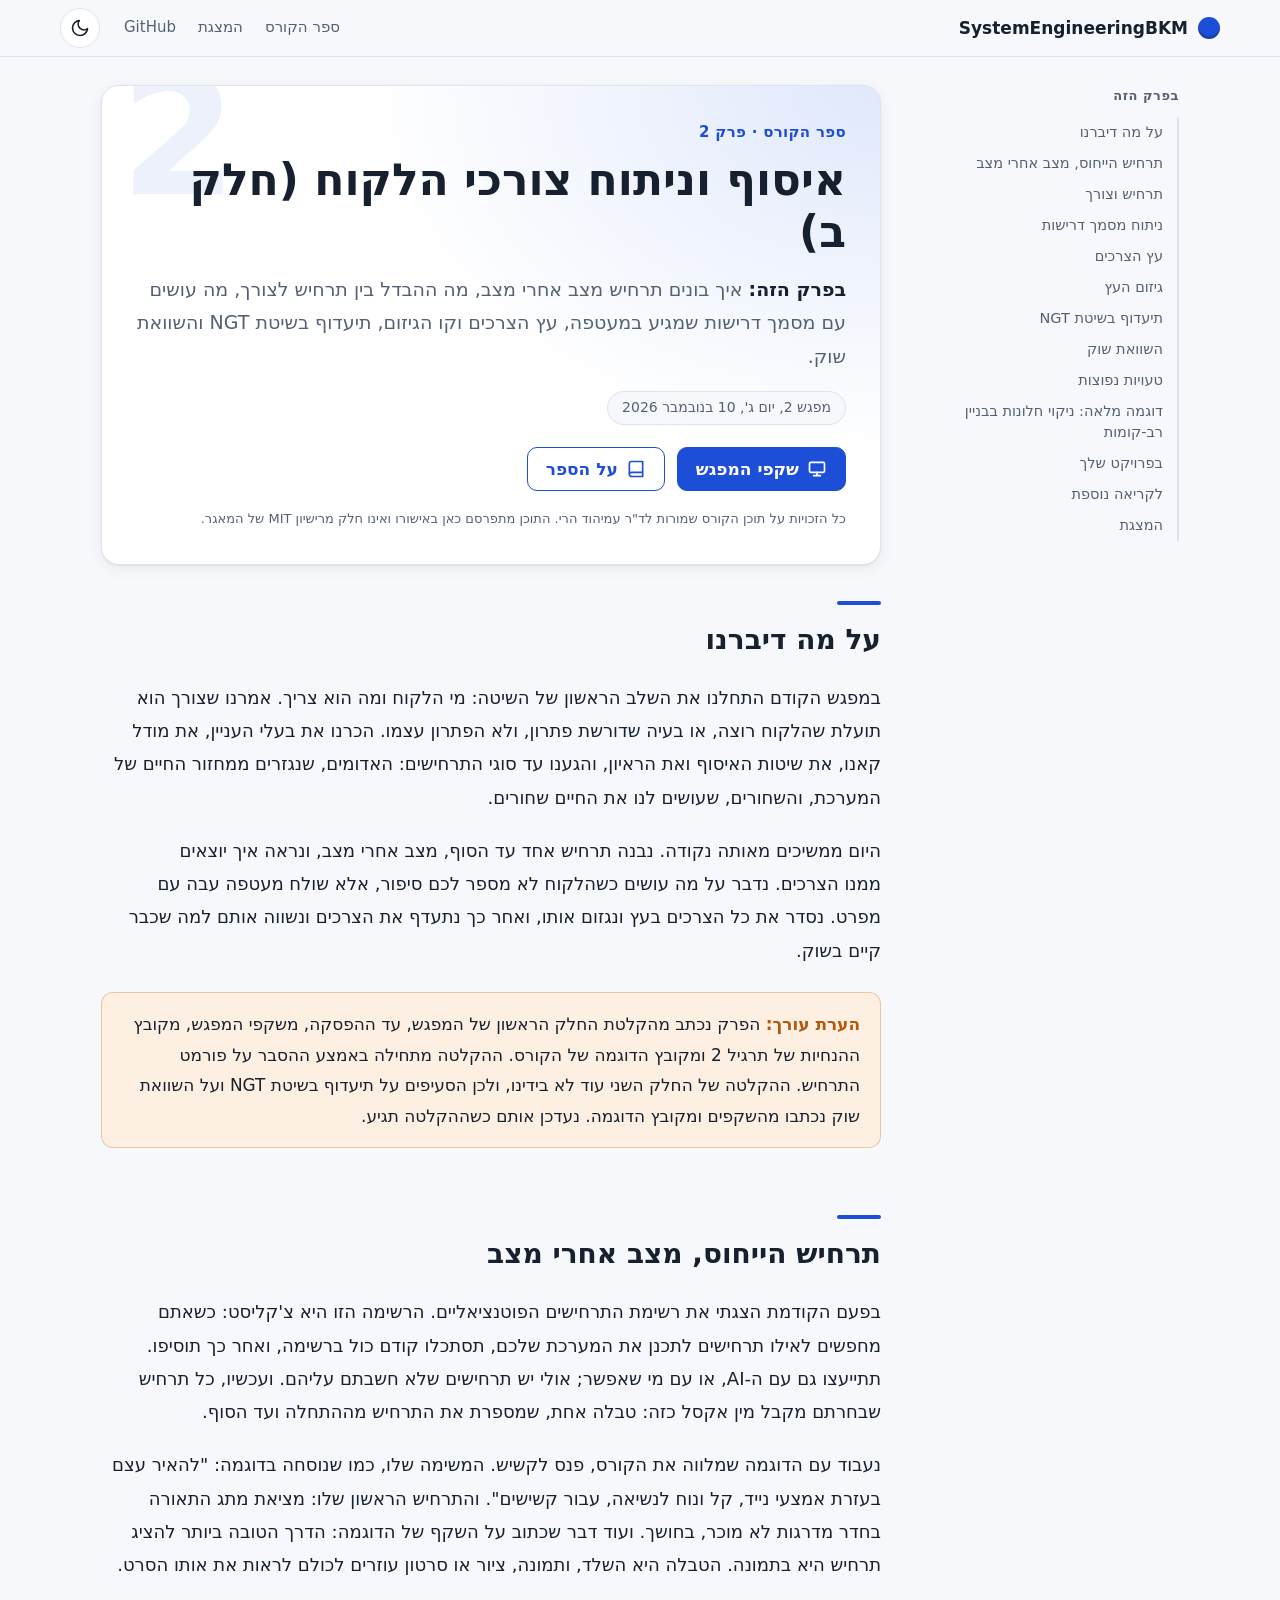
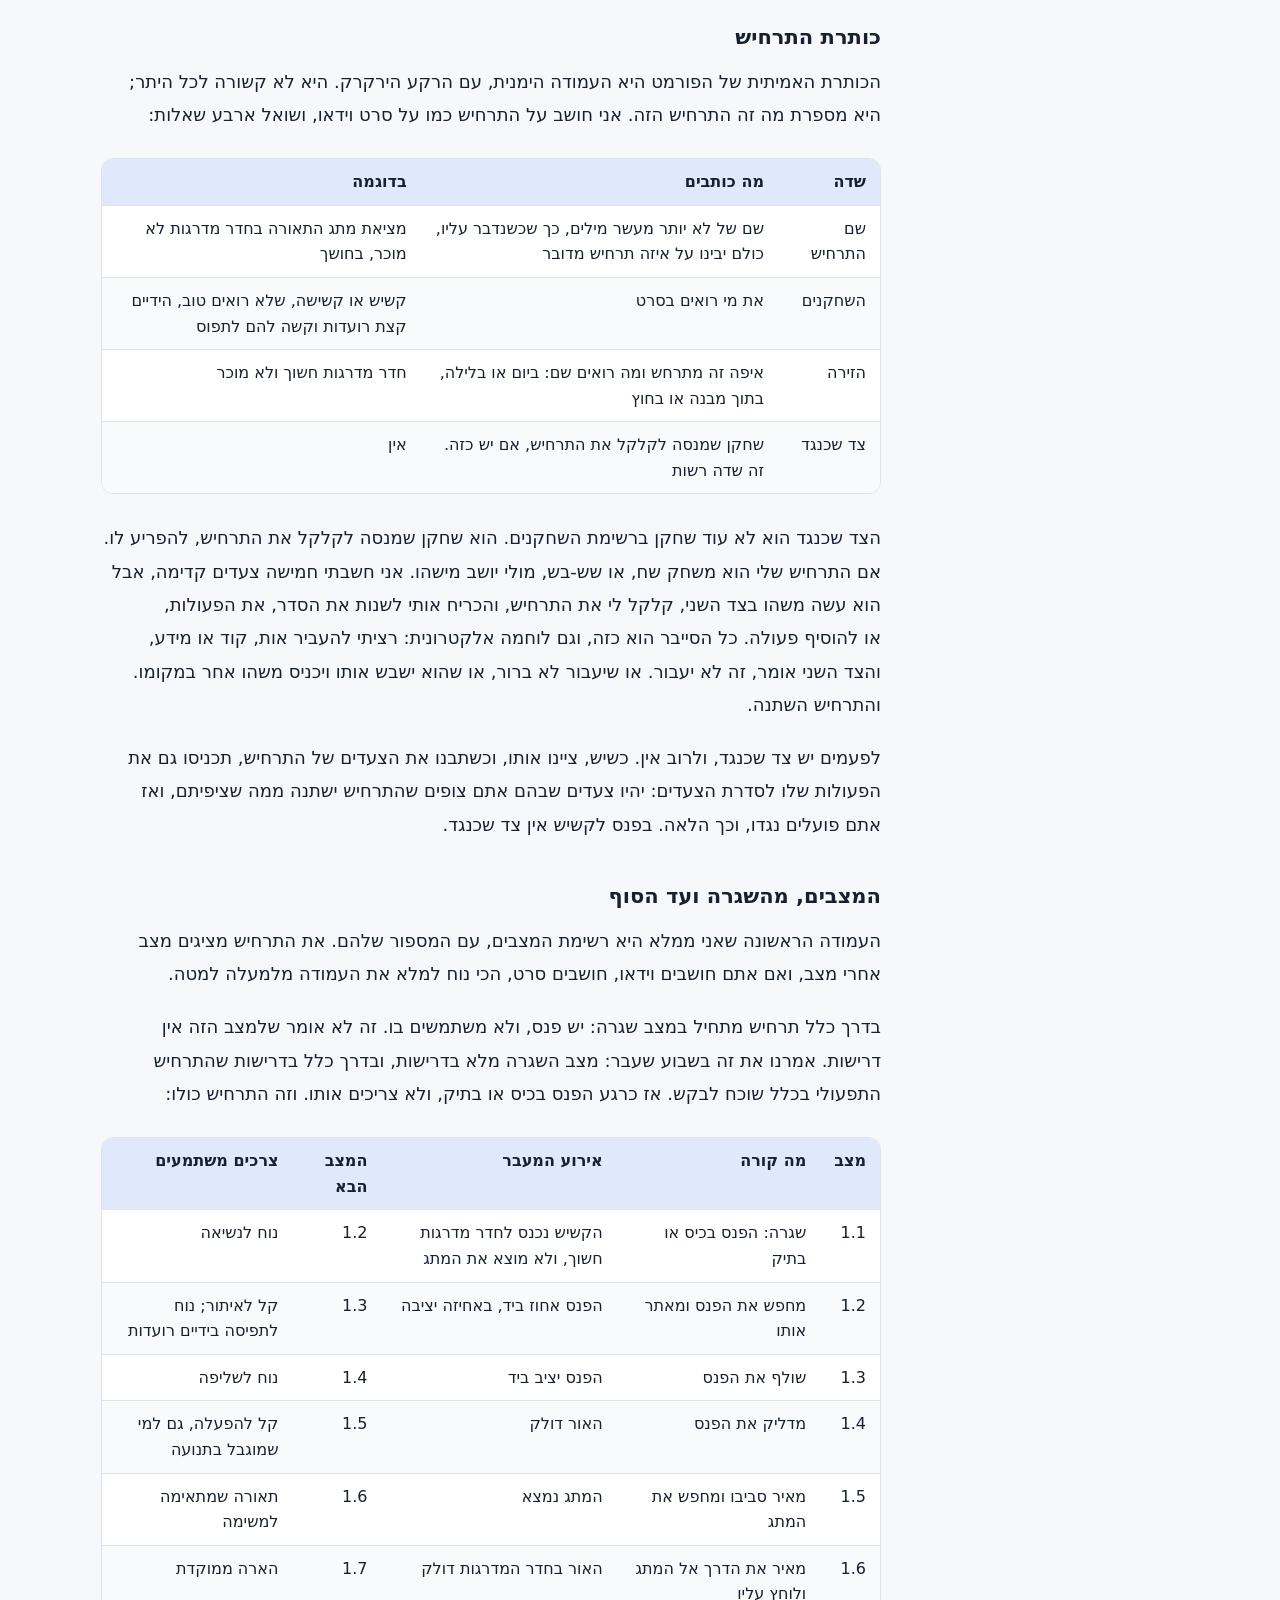
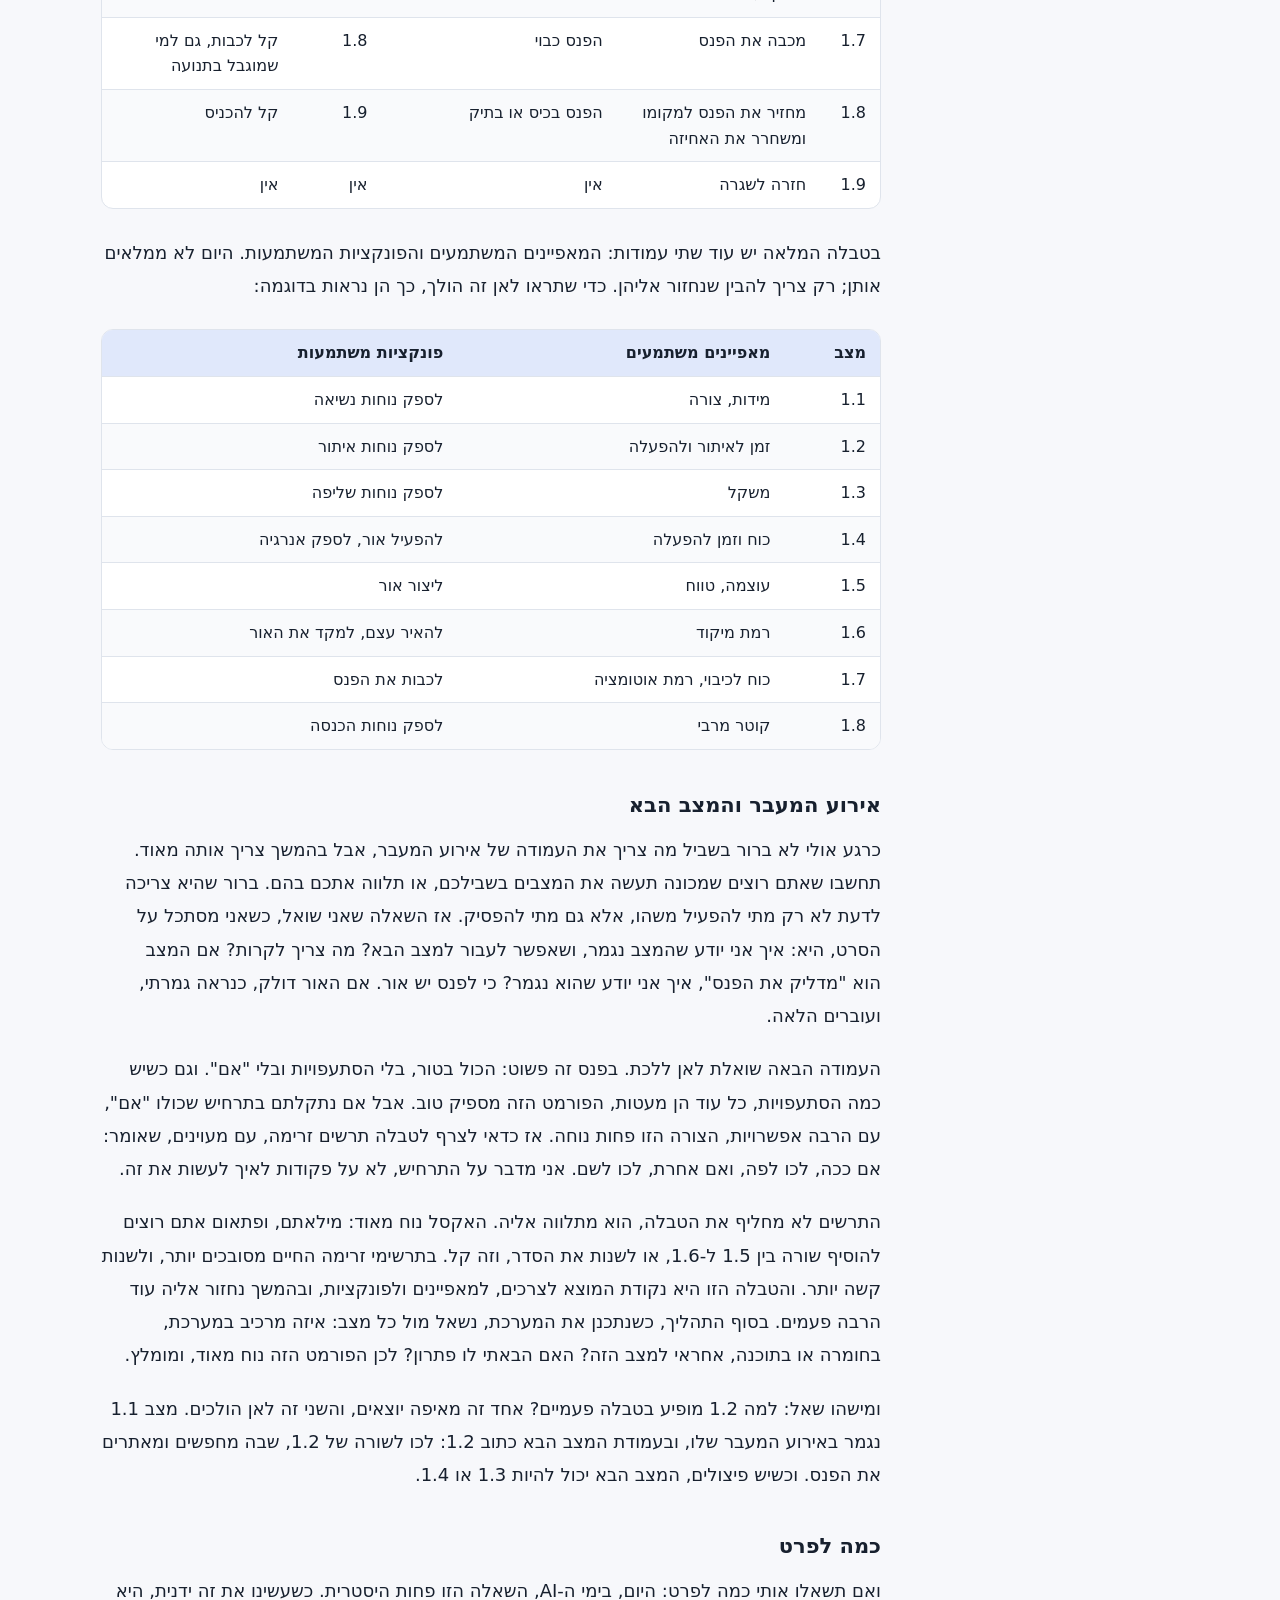
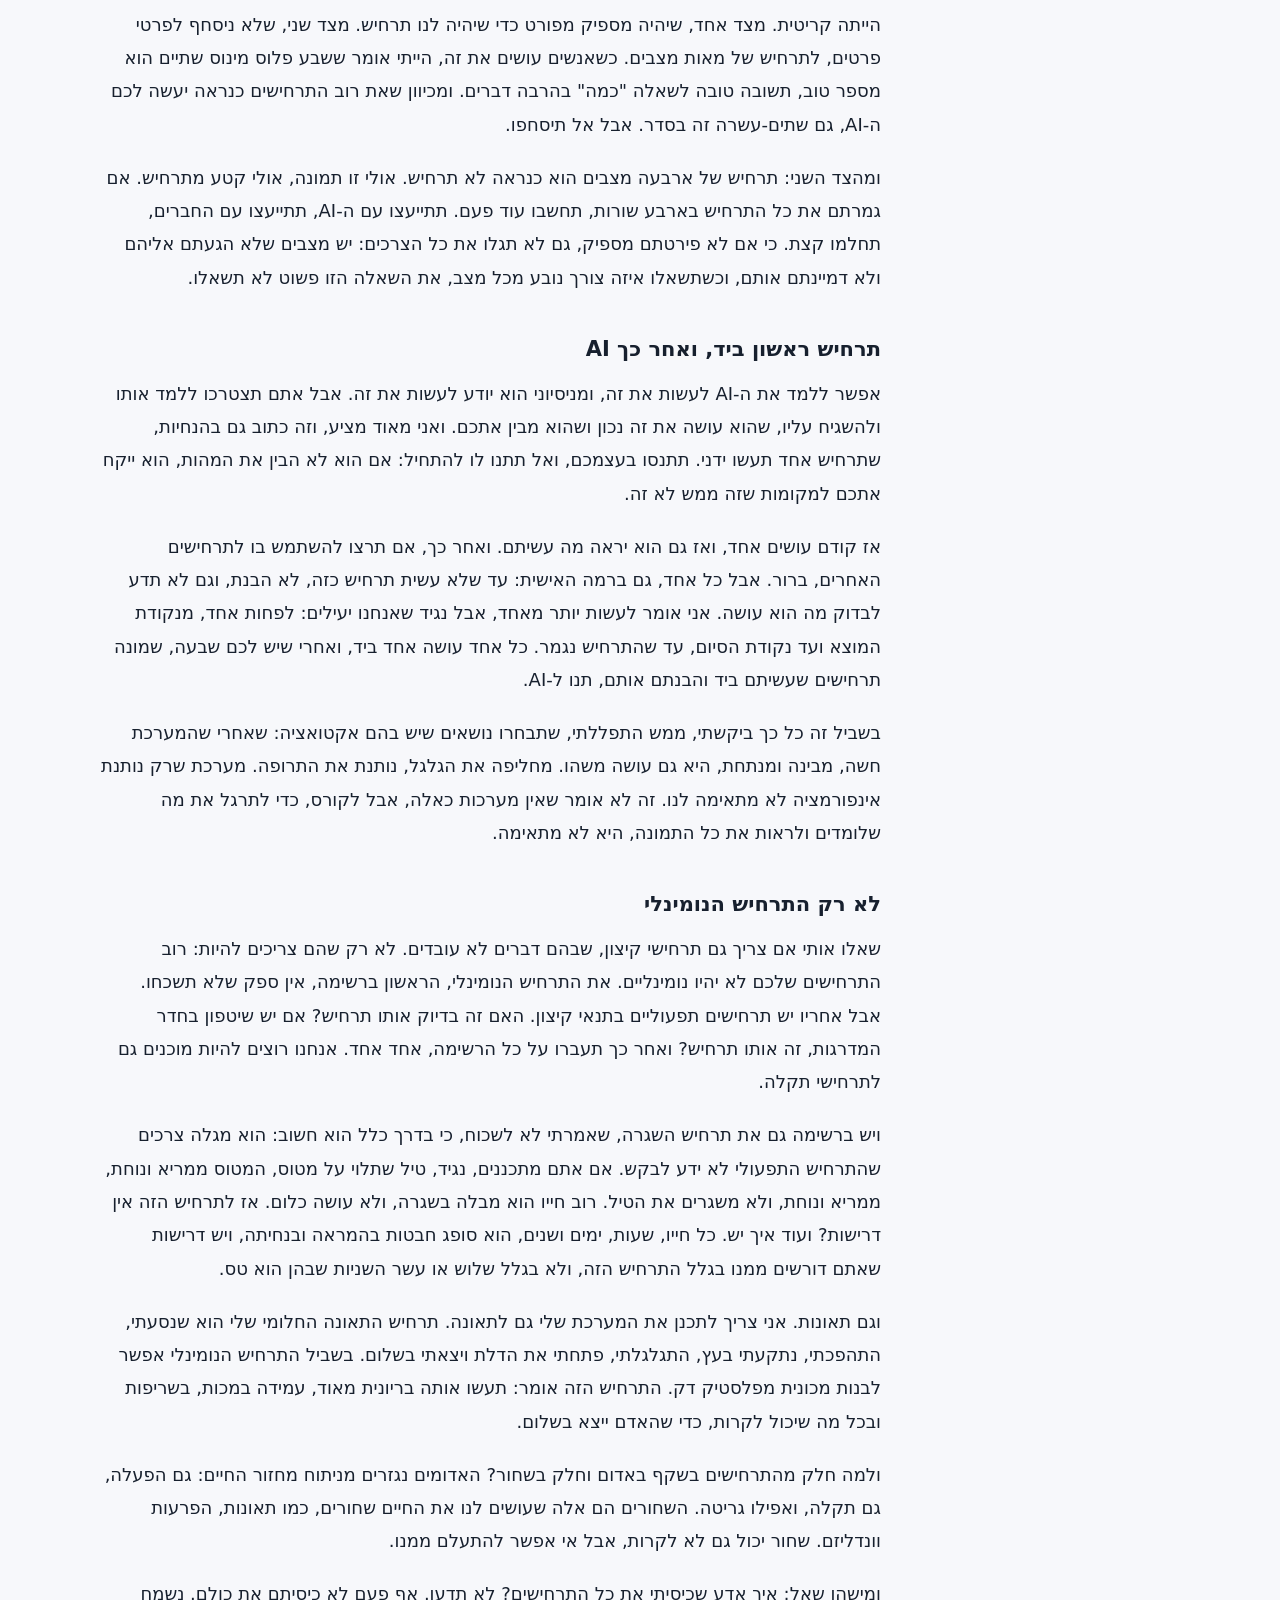
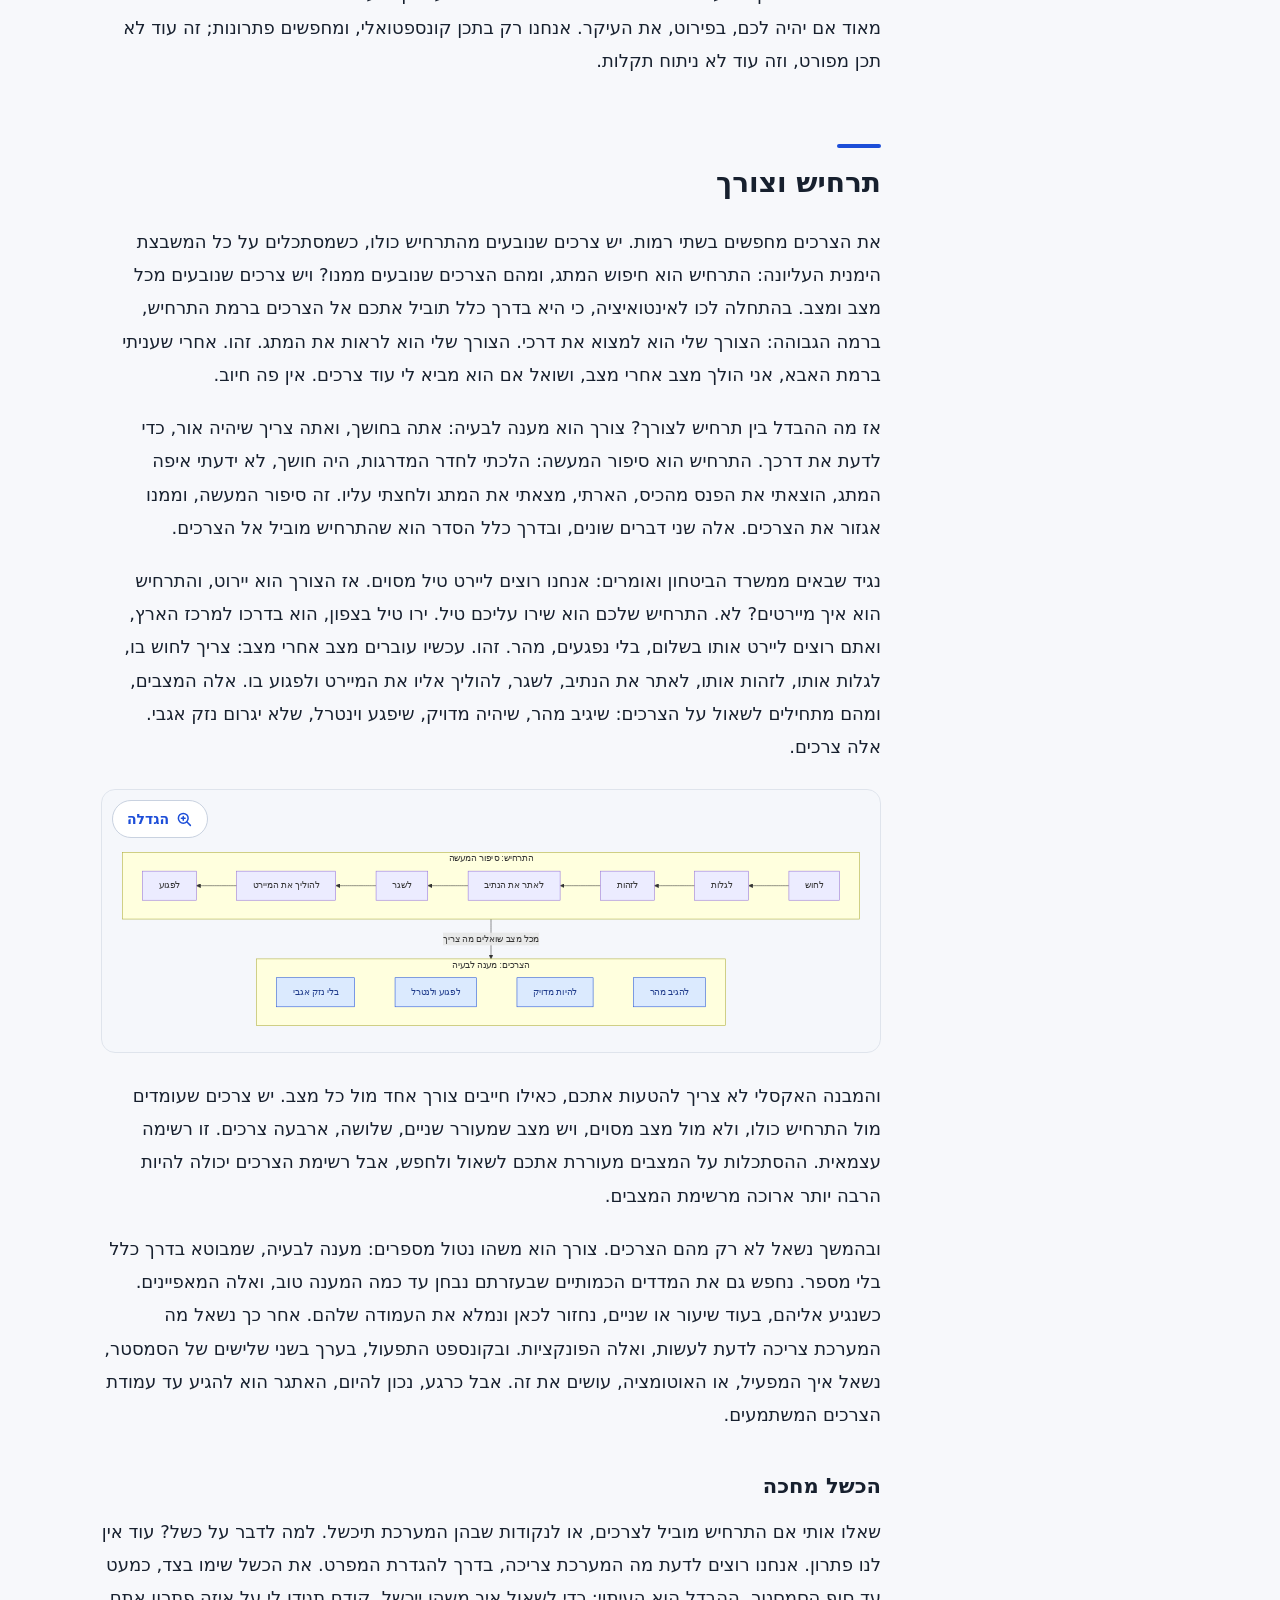
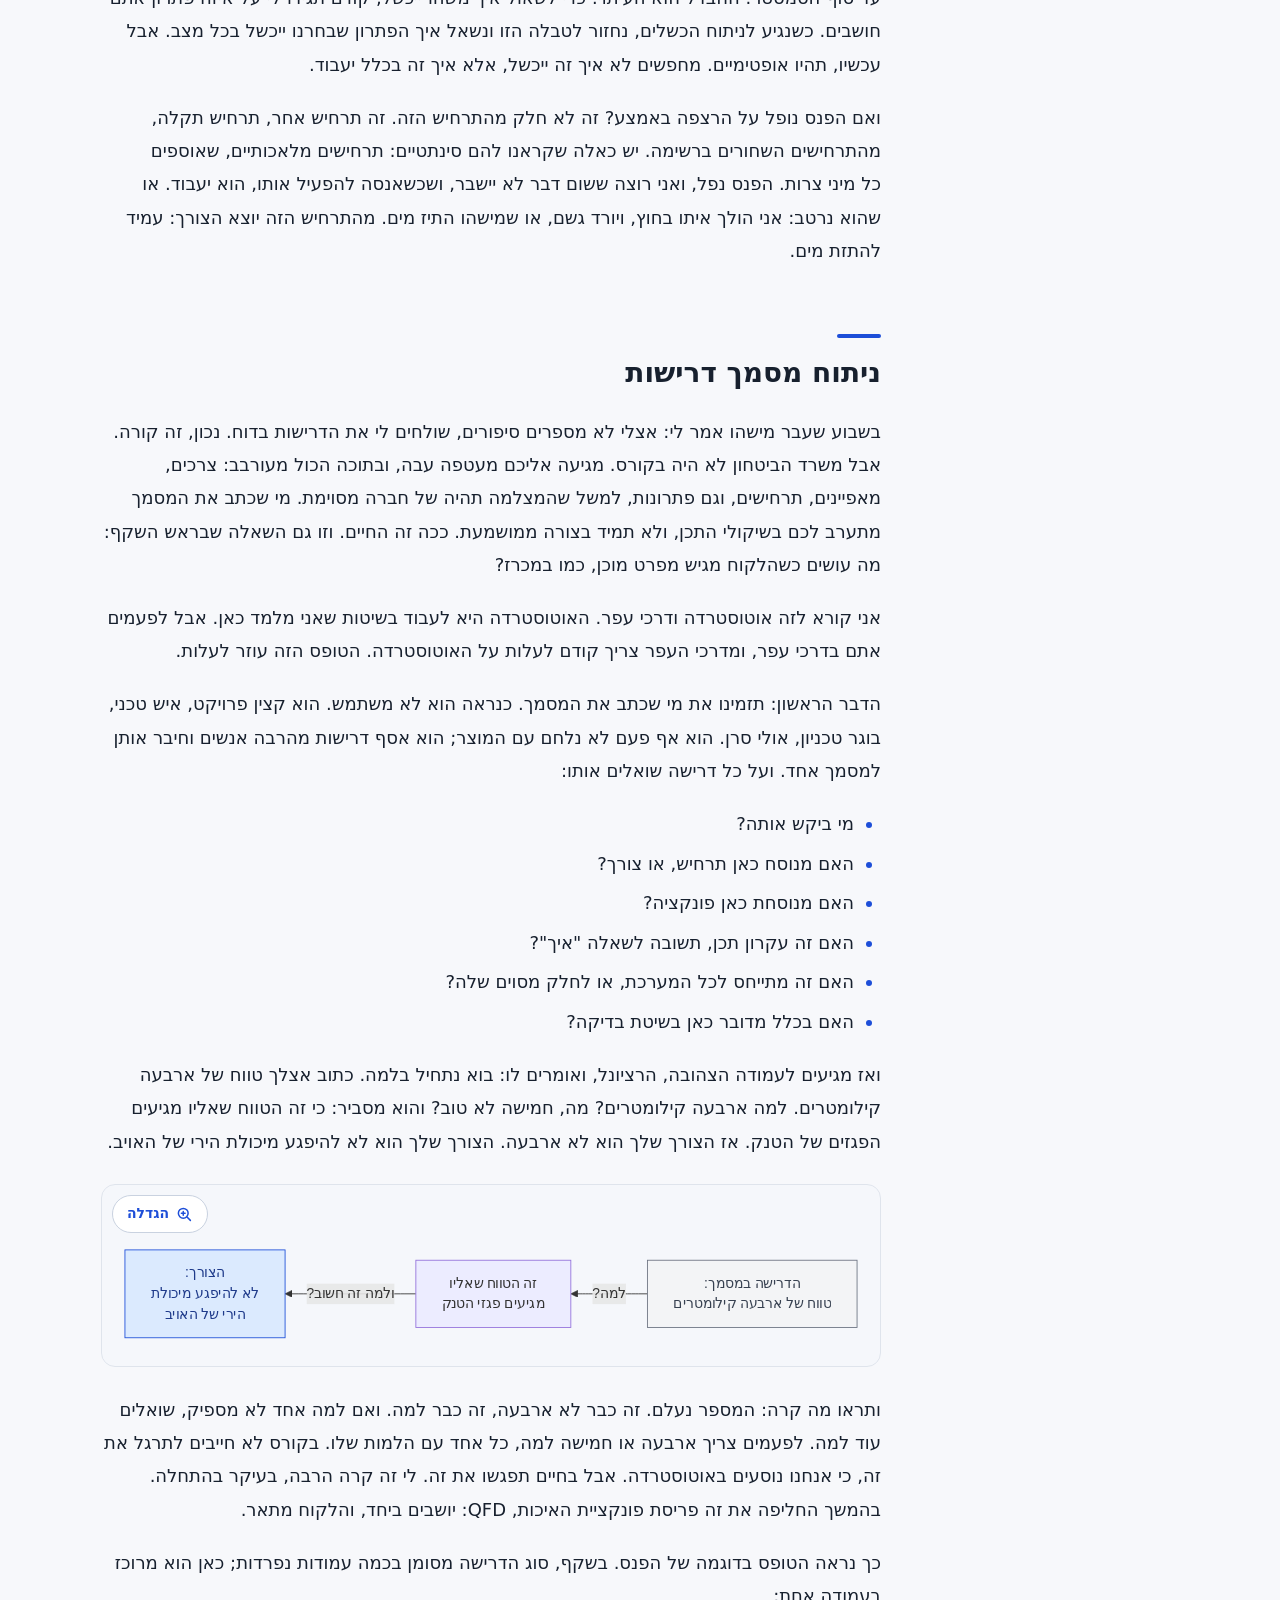
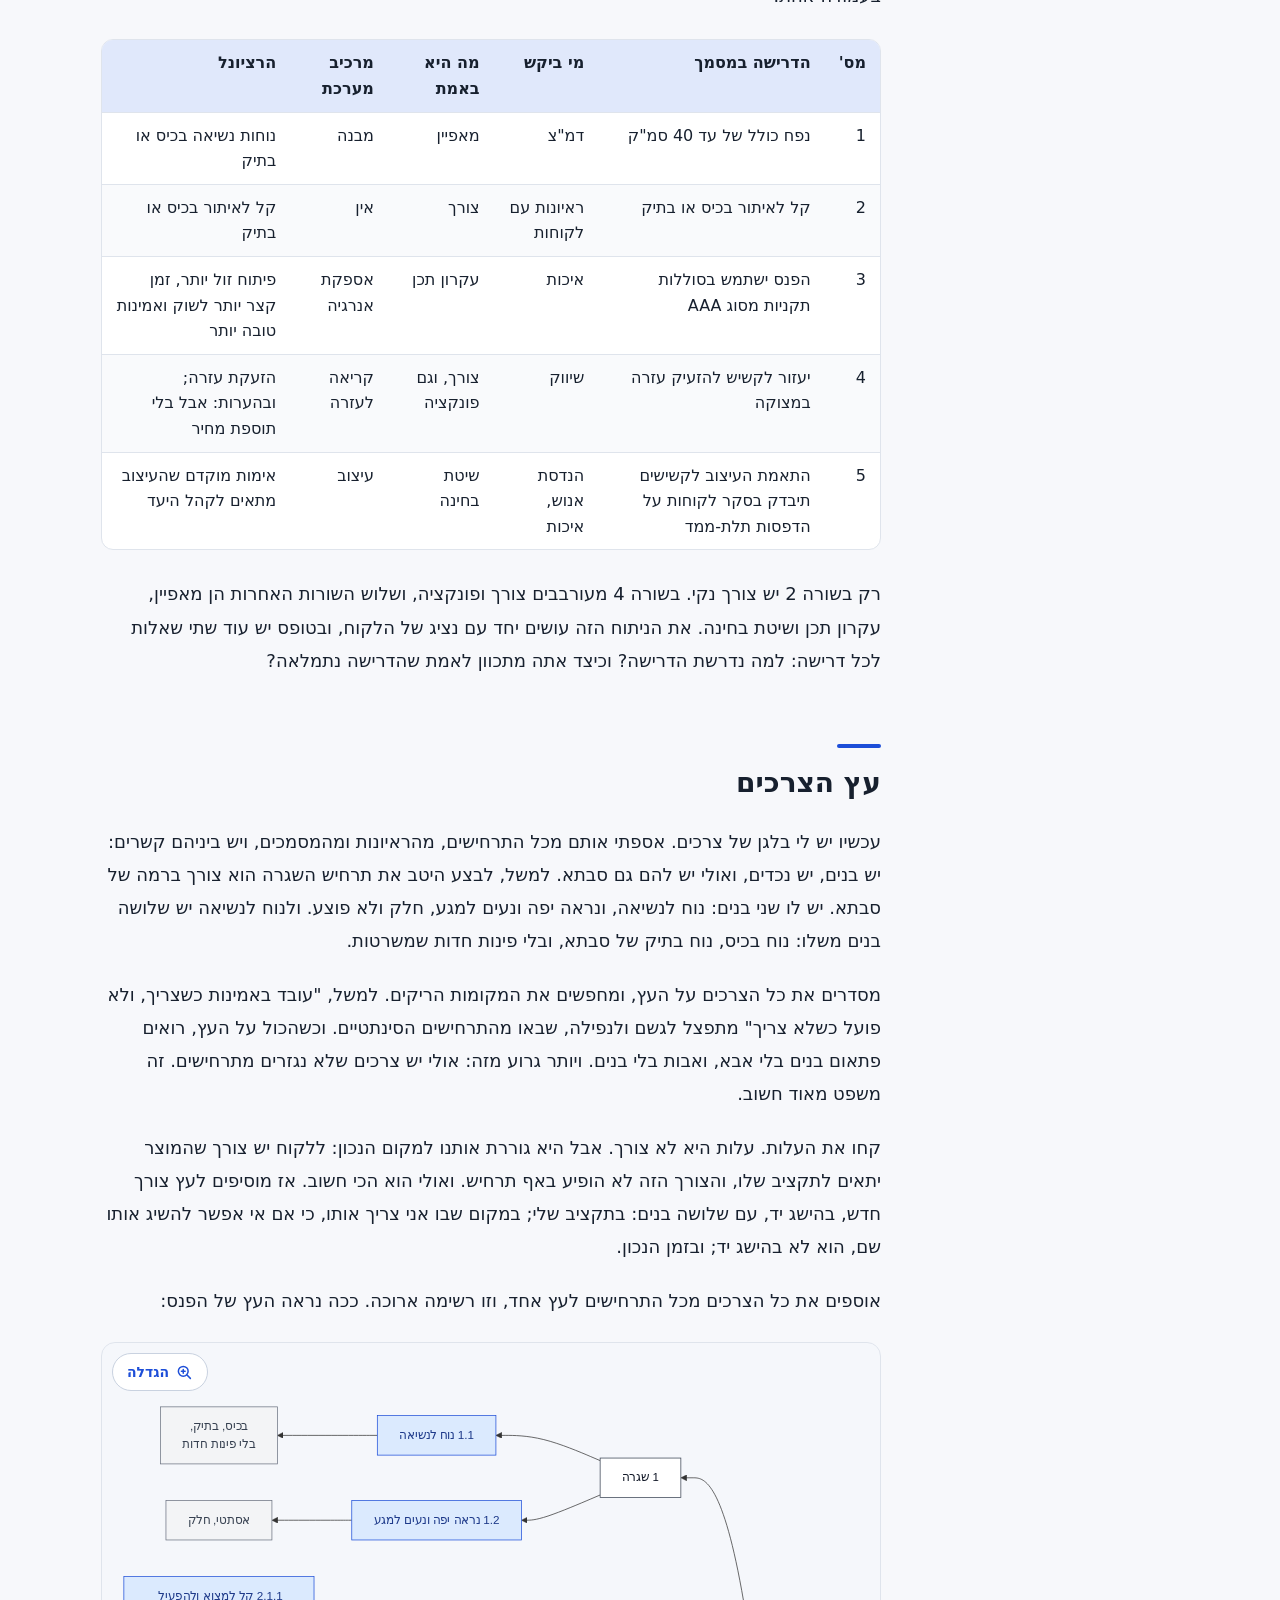
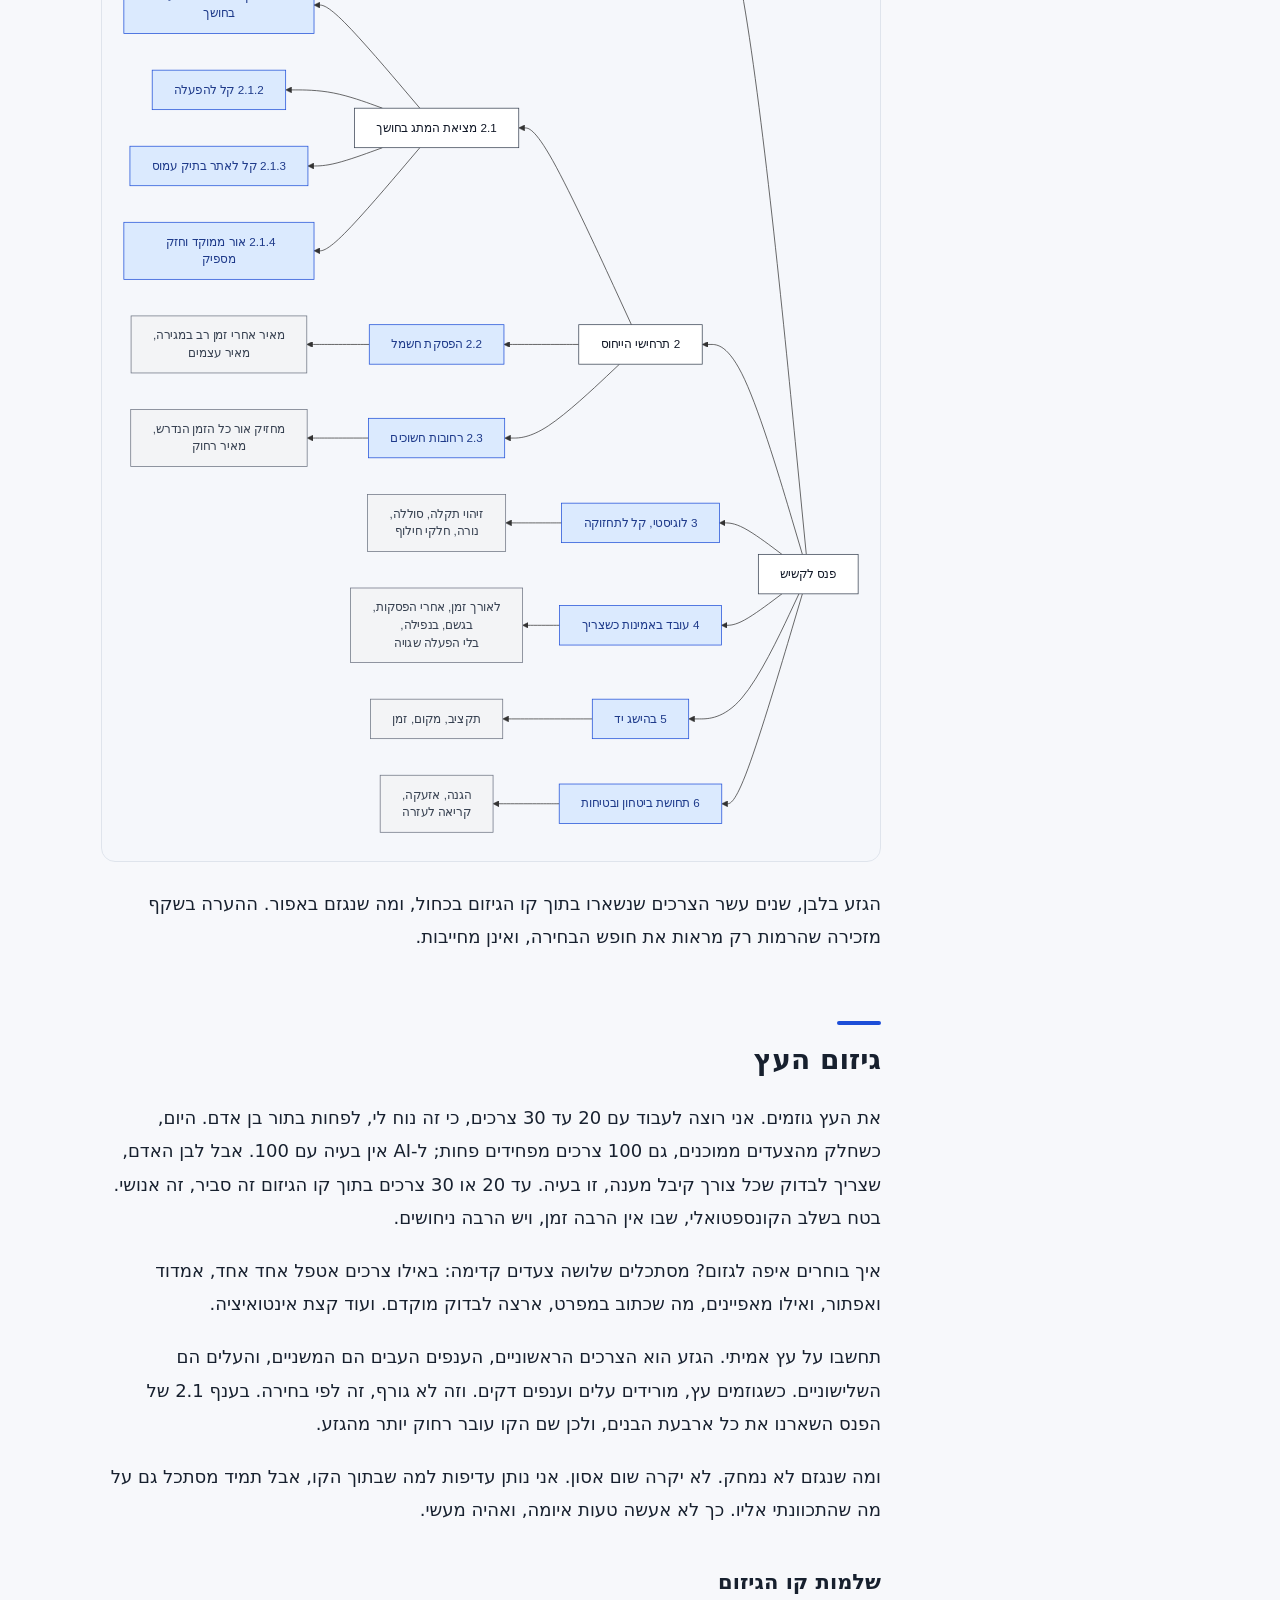
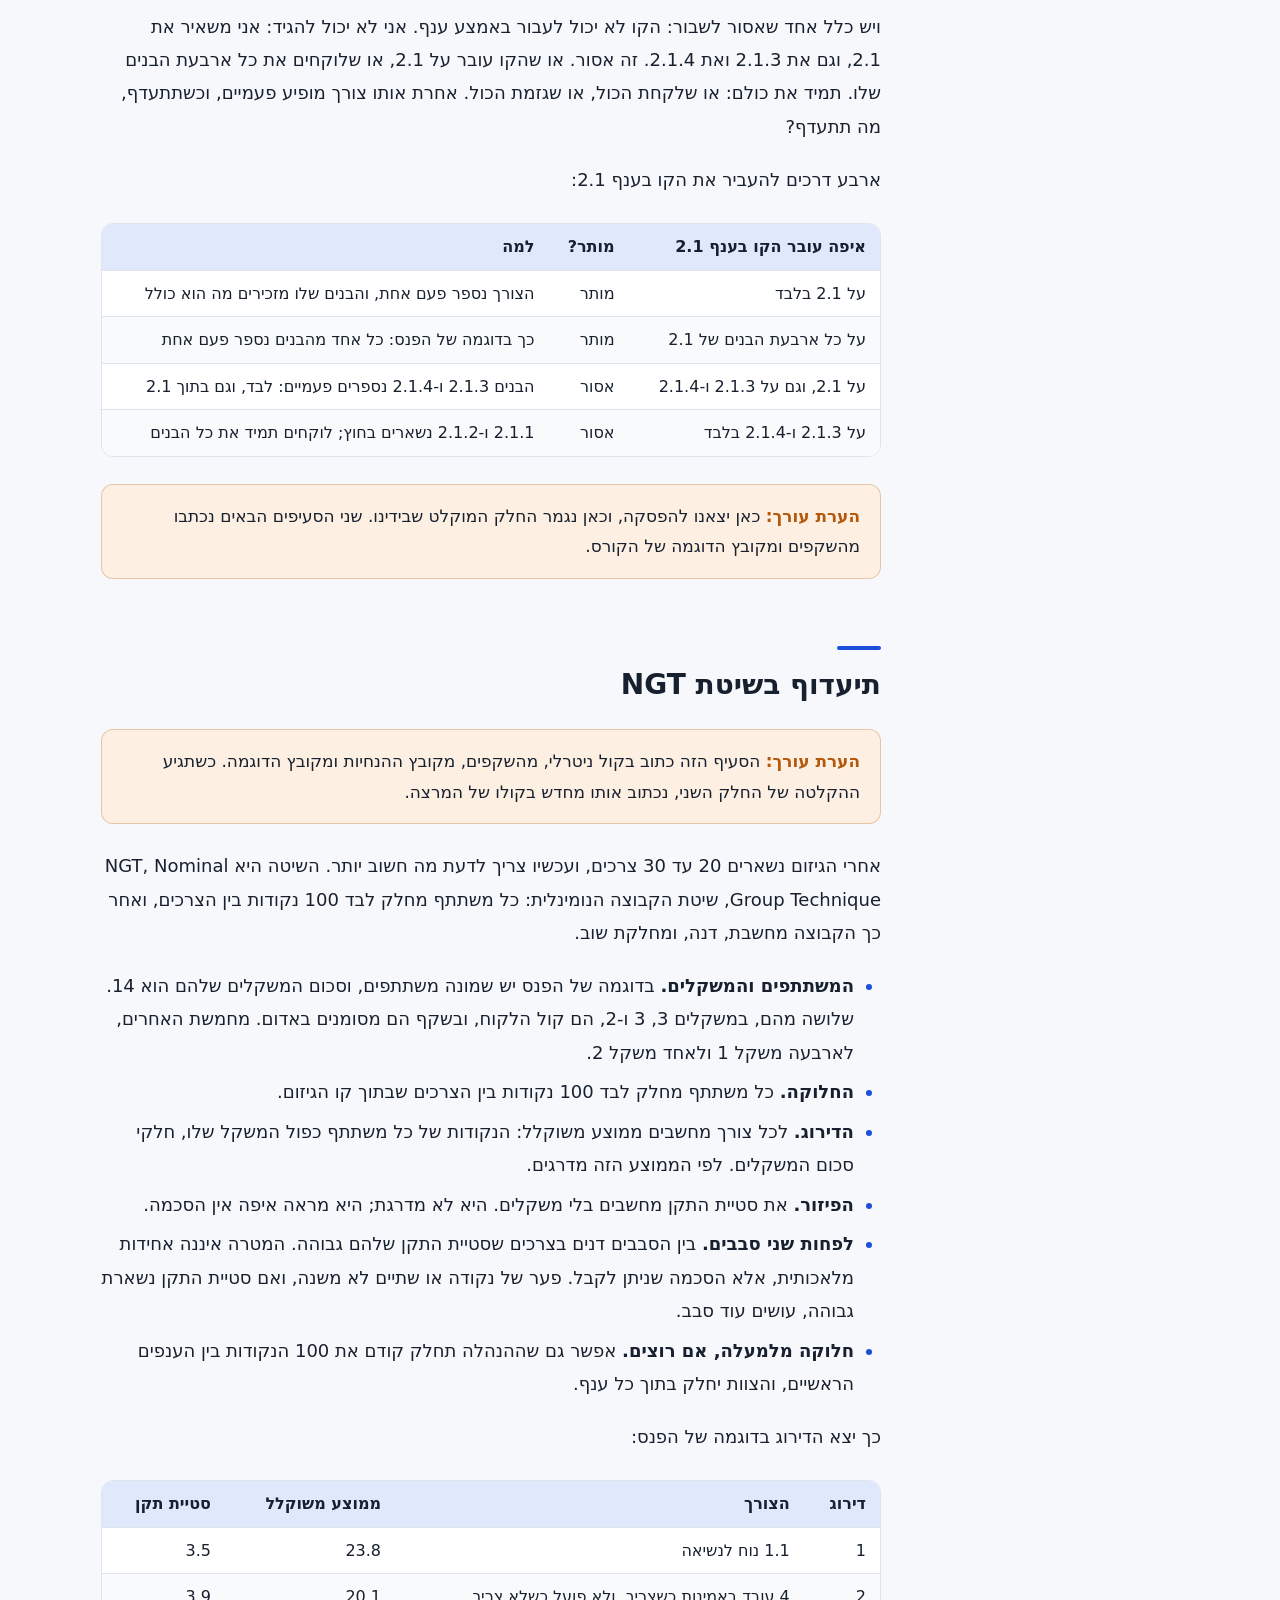
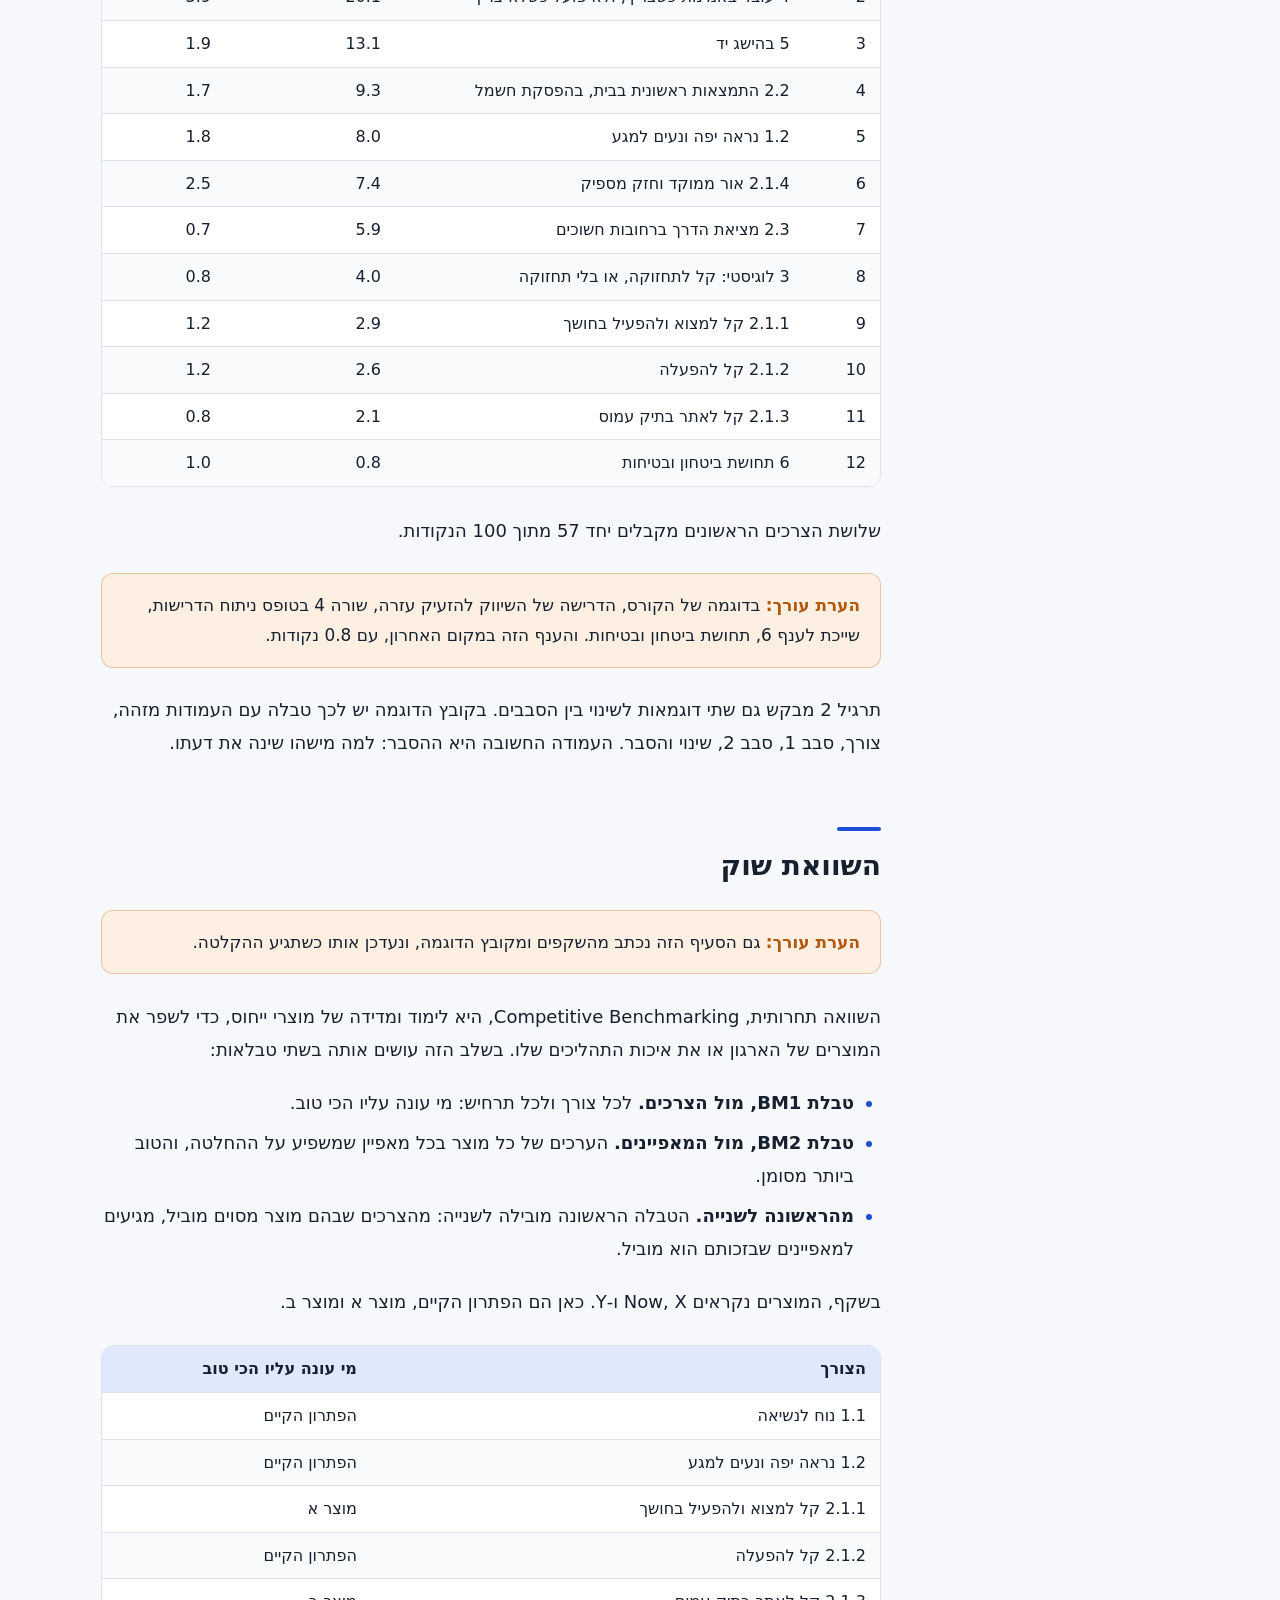
<file: course/02_needs/index.html>
<!DOCTYPE html>
<!-- Generated by python -m sebkm render course from course/02_needs/README.md. Do not edit this file: edit the source and render again. -->
<html lang="he" dir="rtl">
<head>
<meta charset="utf-8">
<meta name="viewport" content="width=device-width, initial-scale=1">
<meta name="color-scheme" content="light dark">
<title>פרק 2: איסוף וניתוח צורכי הלקוח (חלק ב) · ספר הקורס · SystemEngineeringBKM</title>
<meta name="description" content="איך בונים תרחיש מצב אחרי מצב, מה ההבדל בין תרחיש לצורך, מה עושים עם מסמך דרישות שמגיע במעטפה, עץ הצרכים וקו הגיזום, תיעדוף בשיטת NGT והשוואת שוק.">
<link rel="canonical" href="https://avisalmon.github.io/SystemEngineeringBKM/course/02_needs/">
<meta property="og:type" content="article">
<meta property="og:title" content="פרק 2: איסוף וניתוח צורכי הלקוח (חלק ב)">
<meta property="og:description" content="איך בונים תרחיש מצב אחרי מצב, מה ההבדל בין תרחיש לצורך, מה עושים עם מסמך דרישות שמגיע במעטפה, עץ הצרכים וקו הגיזום, תיעדוף בשיטת NGT והשוואת שוק.">
<meta property="og:url" content="https://avisalmon.github.io/SystemEngineeringBKM/course/02_needs/">
<meta property="og:locale" content="he_IL">
<meta property="og:site_name" content="SystemEngineeringBKM">
<link rel="icon" href="data:image/svg+xml,%3Csvg xmlns='http://www.w3.org/2000/svg' viewBox='0 0 32 32'%3E%3Ccircle cx='16' cy='16' r='14' fill='%231d4ed8'/%3E%3C/svg%3E">
<script>(function(d){d.classList.add('js');try{var t=localStorage.getItem('sebkm-theme');if(t==='light'||t==='dark')d.setAttribute('data-theme',t)}catch(e){}})(document.documentElement)</script>
<link rel="stylesheet" href="../../assets/book.css?v=902141387f">
<script defer src="../../assets/vendor/mermaid/mermaid.min.js?v=581ed7d74b"></script>
<script defer src="../../assets/book.js?v=2c9ec70eff"></script>
</head>
<body class="page-chapter">
<a class="skip" href="#content">דילוג לתוכן</a>
<header class="top"><div class="top-in"><a class="brand" href="../../index.html" title="הנדסת מערכות עם מנטור AI"><span class="brand-dot" aria-hidden="true"></span><bdi class="brand-name">SystemEngineeringBKM</bdi></a><nav class="top-nav" aria-label="ניווט"><a href="../index.html">ספר הקורס</a><a href="slides.html">המצגת</a><a href="https://github.com/avisalmon/SystemEngineeringBKM" target="_blank" rel="noopener">GitHub</a></nav><button class="theme" type="button" aria-label="מצב כהה או בהיר" title="מצב כהה או בהיר"><svg class="i i-moon" viewBox="0 0 24 24" width="20" height="20" aria-hidden="true" focusable="false"><path d="M21 12.8A9 9 0 1 1 11.2 3a7 7 0 0 0 9.8 9.8z"/></svg><svg class="i i-sun" viewBox="0 0 24 24" width="20" height="20" aria-hidden="true" focusable="false"><circle cx="12" cy="12" r="4.2"/><path d="M12 2.5v2.2M12 19.3v2.2M2.5 12h2.2M19.3 12h2.2M5.3 5.3l1.6 1.6M17.1 17.1l1.6 1.6M5.3 18.7l1.6-1.6M17.1 6.9l1.6-1.6"/></svg></button></div><div class="progress" aria-hidden="true"><span></span></div></header>
<main id="content" class="book">
<header class="page-head">
<span class="page-num" aria-hidden="true">2</span>
<p class="eyebrow">ספר הקורס · פרק 2</p>
<h1>איסוף וניתוח צורכי הלקוח (חלק ב)</h1>
<p class="lead"><strong>בפרק הזה:</strong> איך בונים תרחיש מצב אחרי מצב, מה ההבדל בין תרחיש לצורך, מה עושים עם מסמך דרישות שמגיע במעטפה, עץ הצרכים וקו הגיזום, תיעדוף בשיטת NGT והשוואת שוק.</p>
<ul class="meta"><li>מפגש 2, יום ג', 10 בנובמבר 2026</li></ul>
<div class="actions"><a class="btn primary" href="slides.html" title="המצגת"><svg class="i" viewBox="0 0 24 24" width="20" height="20" aria-hidden="true" focusable="false"><rect x="3" y="4" width="18" height="12" rx="1.5"/><path d="M12 16v4M8 20h8"/></svg><span>שקפי המפגש</span></a><a class="btn ghost" href="../index.html" title="לפרטים על הספר ועל אופן כתיבתו"><svg class="i" viewBox="0 0 24 24" width="20" height="20" aria-hidden="true" focusable="false"><path d="M4 18.5V5.5A2.5 2.5 0 0 1 6.5 3H20v18H6.5A2.5 2.5 0 0 1 4 18.5A2.5 2.5 0 0 1 6.5 16H20"/></svg><span>על הספר</span></a></div>
<p class="head-rights">כל הזכויות על תוכן הקורס שמורות לד&quot;ר עמיהוד הרי. התוכן מתפרסם כאן באישורו ואינו חלק מרישיון MIT של המאגר.</p>
</header>
<nav class="toc-side" aria-label="בפרק הזה">
<p class="toc-title">בפרק הזה</p>
<ol>
<li class="h2"><a href="#על-מה-דיברנו">על מה דיברנו</a>
</li>
<li class="h2"><a href="#תרחיש-הייחוס-מצב-אחרי-מצב">תרחיש הייחוס, מצב אחרי מצב</a>
<ol>
<li><a href="#כותרת-התרחיש">כותרת התרחיש</a></li>
<li><a href="#המצבים-מהשגרה-ועד-הסוף">המצבים, מהשגרה ועד הסוף</a></li>
<li><a href="#אירוע-המעבר-והמצב-הבא">אירוע המעבר והמצב הבא</a></li>
<li><a href="#כמה-לפרט">כמה לפרט</a></li>
<li><a href="#תרחיש-ראשון-ביד-ואחר-כך-ai">תרחיש ראשון ביד, ואחר כך AI</a></li>
<li><a href="#לא-רק-התרחיש-הנומינלי">לא רק התרחיש הנומינלי</a></li>
</ol>
</li>
<li class="h2"><a href="#תרחיש-וצורך">תרחיש וצורך</a>
<ol>
<li><a href="#הכשל-מחכה">הכשל מחכה</a></li>
</ol>
</li>
<li class="h2"><a href="#ניתוח-מסמך-דרישות">ניתוח מסמך דרישות</a>
</li>
<li class="h2"><a href="#עץ-הצרכים">עץ הצרכים</a>
</li>
<li class="h2"><a href="#גיזום-העץ">גיזום העץ</a>
<ol>
<li><a href="#שלמות-קו-הגיזום">שלמות קו הגיזום</a></li>
</ol>
</li>
<li class="h2"><a href="#תיעדוף-בשיטת-ngt">תיעדוף בשיטת NGT</a>
</li>
<li class="h2"><a href="#השוואת-שוק">השוואת שוק</a>
</li>
<li class="h2"><a href="#טעויות-נפוצות">טעויות נפוצות</a>
</li>
<li class="h2"><a href="#דוגמה-מלאה-ניקוי-חלונות-בבניין-רב-קומות">דוגמה מלאה: ניקוי חלונות בבניין רב-קומות</a>
<ol>
<li><a href="#תרחיש-הייחוס-ניקוי-שגרתי">תרחיש הייחוס: ניקוי שגרתי</a></li>
<li><a href="#עץ-הצרכים-וקו-הגיזום">עץ הצרכים וקו הגיזום</a></li>
<li><a href="#תיעדוף-סבב-ראשון">תיעדוף: סבב ראשון</a></li>
<li><a href="#השוואה-ראשונה-מול-פתרונות-קיימים">השוואה ראשונה מול פתרונות קיימים</a></li>
</ol>
</li>
<li class="h2"><a href="#בפרויקט-שלך">בפרויקט שלך</a>
<ol>
<li><a href="#תרגיל-2א">תרגיל 2א</a></li>
</ol>
</li>
<li class="h2"><a href="#לקריאה-נוספת">לקריאה נוספת</a>
</li>
<li class="h2"><a href="#המצגת">המצגת</a>
</li>
</ol>
</nav>
<details class="toc-mobile">
<summary>תוכן העניינים</summary>
<ol>
<li><a href="#על-מה-דיברנו">על מה דיברנו</a></li>
<li><a href="#תרחיש-הייחוס-מצב-אחרי-מצב">תרחיש הייחוס, מצב אחרי מצב</a></li>
<li><a href="#תרחיש-וצורך">תרחיש וצורך</a></li>
<li><a href="#ניתוח-מסמך-דרישות">ניתוח מסמך דרישות</a></li>
<li><a href="#עץ-הצרכים">עץ הצרכים</a></li>
<li><a href="#גיזום-העץ">גיזום העץ</a></li>
<li><a href="#תיעדוף-בשיטת-ngt">תיעדוף בשיטת NGT</a></li>
<li><a href="#השוואת-שוק">השוואת שוק</a></li>
<li><a href="#טעויות-נפוצות">טעויות נפוצות</a></li>
<li><a href="#דוגמה-מלאה-ניקוי-חלונות-בבניין-רב-קומות">דוגמה מלאה: ניקוי חלונות בבניין רב-קומות</a></li>
<li><a href="#בפרויקט-שלך">בפרויקט שלך</a></li>
<li><a href="#לקריאה-נוספת">לקריאה נוספת</a></li>
<li><a href="#המצגת">המצגת</a></li>
</ol>
</details>
<article class="prose">
<h2 id="על-מה-דיברנו">על מה דיברנו<a class="anchor" href="#על-מה-דיברנו" aria-label="קישור לסעיף">#</a></h2>
<p>במפגש הקודם התחלנו את השלב הראשון של השיטה: מי הלקוח ומה הוא צריך. אמרנו שצורך הוא תועלת שהלקוח רוצה, או בעיה שדורשת פתרון, ולא הפתרון עצמו. הכרנו את בעלי העניין, את מודל קאנו, את שיטות האיסוף ואת הראיון, והגענו עד סוגי התרחישים: האדומים, שנגזרים ממחזור החיים של המערכת, והשחורים, שעושים לנו את החיים שחורים.</p>
<p>היום ממשיכים מאותה נקודה. נבנה תרחיש אחד עד הסוף, מצב אחרי מצב, ונראה איך יוצאים ממנו הצרכים. נדבר על מה עושים כשהלקוח לא מספר לכם סיפור, אלא שולח מעטפה עבה עם מפרט. נסדר את כל הצרכים בעץ ונגזום אותו, ואחר כך נתעדף את הצרכים ונשווה אותם למה שכבר קיים בשוק.</p>
<blockquote class="note editor">
<p><strong>הערת עורך:</strong> הפרק נכתב מהקלטת החלק הראשון של המפגש, עד ההפסקה, משקפי המפגש, מקובץ ההנחיות של תרגיל 2 ומקובץ הדוגמה של הקורס. ההקלטה מתחילה באמצע ההסבר על פורמט התרחיש. ההקלטה של החלק השני עוד לא בידינו, ולכן הסעיפים על תיעדוף בשיטת NGT ועל השוואת שוק נכתבו מהשקפים ומקובץ הדוגמה. נעדכן אותם כשההקלטה תגיע.</p>
</blockquote>
<h2 id="תרחיש-הייחוס-מצב-אחרי-מצב">תרחיש הייחוס, מצב אחרי מצב<a class="anchor" href="#תרחיש-הייחוס-מצב-אחרי-מצב" aria-label="קישור לסעיף">#</a></h2>
<p>בפעם הקודמת הצגתי את רשימת התרחישים הפוטנציאליים. הרשימה הזו היא צ'קליסט: כשאתם מחפשים לאילו תרחישים לתכנן את המערכת שלכם, תסתכלו קודם כול ברשימה, ואחר כך תוסיפו. תתייעצו גם עם ה-AI, או עם מי שאפשר; אולי יש תרחישים שלא חשבתם עליהם. ועכשיו, כל תרחיש שבחרתם מקבל מין אקסל כזה: טבלה אחת, שמספרת את התרחיש מההתחלה ועד הסוף.</p>
<p>נעבוד עם הדוגמה שמלווה את הקורס, פנס לקשיש. המשימה שלו, כמו שנוסחה בדוגמה: &quot;להאיר עצם בעזרת אמצעי נייד, קל ונוח לנשיאה, עבור קשישים&quot;. והתרחיש הראשון שלו: מציאת מתג התאורה בחדר מדרגות לא מוכר, בחושך. ועוד דבר שכתוב על השקף של הדוגמה: הדרך הטובה ביותר להציג תרחיש היא בתמונה. הטבלה היא השלד, ותמונה, ציור או סרטון עוזרים לכולם לראות את אותו הסרט.</p>
<h3 id="כותרת-התרחיש">כותרת התרחיש<a class="anchor" href="#כותרת-התרחיש" aria-label="קישור לסעיף">#</a></h3>
<p>הכותרת האמיתית של הפורמט היא העמודה הימנית, עם הרקע הירקרק. היא לא קשורה לכל היתר; היא מספרת מה זה התרחיש הזה. אני חושב על התרחיש כמו על סרט וידאו, ושואל ארבע שאלות:</p>
<div class="table-wrap" style="--cols:3">
<table>
<thead>
<tr>
<th>שדה</th>
<th>מה כותבים</th>
<th>בדוגמה</th>
</tr>
</thead>
<tbody>
<tr>
<td>שם התרחיש</td>
<td>שם של לא יותר מעשר מילים, כך שכשנדבר עליו, כולם יבינו על איזה תרחיש מדובר</td>
<td>מציאת מתג התאורה בחדר מדרגות לא מוכר, בחושך</td>
</tr>
<tr>
<td>השחקנים</td>
<td>את מי רואים בסרט</td>
<td>קשיש או קשישה, שלא רואים טוב, הידיים קצת רועדות וקשה להם לתפוס</td>
</tr>
<tr>
<td>הזירה</td>
<td>איפה זה מתרחש ומה רואים שם: ביום או בלילה, בתוך מבנה או בחוץ</td>
<td>חדר מדרגות חשוך ולא מוכר</td>
</tr>
<tr>
<td>צד שכנגד</td>
<td>שחקן שמנסה לקלקל את התרחיש, אם יש כזה. זה שדה רשות</td>
<td>אין</td>
</tr>
</tbody>
</table>
</div>
<p>הצד שכנגד הוא לא עוד שחקן ברשימת השחקנים. הוא שחקן שמנסה לקלקל את התרחיש, להפריע לו. אם התרחיש שלי הוא משחק שח, או שש-בש, מולי יושב מישהו. אני חשבתי חמישה צעדים קדימה, אבל הוא עשה משהו בצד השני, קלקל לי את התרחיש, והכריח אותי לשנות את הסדר, את הפעולות, או להוסיף פעולה. כל הסייבר הוא כזה, וגם לוחמה אלקטרונית: רציתי להעביר אות, קוד או מידע, והצד השני אומר, זה לא יעבור. או שיעבור לא ברור, או שהוא ישבש אותו ויכניס משהו אחר במקומו. והתרחיש השתנה.</p>
<p>לפעמים יש צד שכנגד, ולרוב אין. כשיש, ציינו אותו, וכשתבנו את הצעדים של התרחיש, תכניסו גם את הפעולות שלו לסדרת הצעדים: יהיו צעדים שבהם אתם צופים שהתרחיש ישתנה ממה שציפיתם, ואז אתם פועלים נגדו, וכך הלאה. בפנס לקשיש אין צד שכנגד.</p>
<h3 id="המצבים-מהשגרה-ועד-הסוף">המצבים, מהשגרה ועד הסוף<a class="anchor" href="#המצבים-מהשגרה-ועד-הסוף" aria-label="קישור לסעיף">#</a></h3>
<p>העמודה הראשונה שאני ממלא היא רשימת המצבים, עם המספור שלהם. את התרחיש מציגים מצב אחרי מצב, ואם אתם חושבים וידאו, חושבים סרט, הכי נוח למלא את העמודה מלמעלה למטה.</p>
<p>בדרך כלל תרחיש מתחיל במצב שגרה: יש פנס, ולא משתמשים בו. זה לא אומר שלמצב הזה אין דרישות. אמרנו את זה בשבוע שעבר: מצב השגרה מלא בדרישות, ובדרך כלל בדרישות שהתרחיש התפעולי בכלל שוכח לבקש. אז כרגע הפנס בכיס או בתיק, ולא צריכים אותו. וזה התרחיש כולו:</p>
<div class="table-wrap" style="--cols:5">
<table>
<thead>
<tr>
<th>מצב</th>
<th>מה קורה</th>
<th>אירוע המעבר</th>
<th>המצב הבא</th>
<th>צרכים משתמעים</th>
</tr>
</thead>
<tbody>
<tr>
<td>1.1</td>
<td>שגרה: הפנס בכיס או בתיק</td>
<td>הקשיש נכנס לחדר מדרגות חשוך, ולא מוצא את המתג</td>
<td>1.2</td>
<td>נוח לנשיאה</td>
</tr>
<tr>
<td>1.2</td>
<td>מחפש את הפנס ומאתר אותו</td>
<td>הפנס אחוז ביד, באחיזה יציבה</td>
<td>1.3</td>
<td>קל לאיתור; נוח לתפיסה בידיים רועדות</td>
</tr>
<tr>
<td>1.3</td>
<td>שולף את הפנס</td>
<td>הפנס יציב ביד</td>
<td>1.4</td>
<td>נוח לשליפה</td>
</tr>
<tr>
<td>1.4</td>
<td>מדליק את הפנס</td>
<td>האור דולק</td>
<td>1.5</td>
<td>קל להפעלה, גם למי שמוגבל בתנועה</td>
</tr>
<tr>
<td>1.5</td>
<td>מאיר סביבו ומחפש את המתג</td>
<td>המתג נמצא</td>
<td>1.6</td>
<td>תאורה שמתאימה למשימה</td>
</tr>
<tr>
<td>1.6</td>
<td>מאיר את הדרך אל המתג ולוחץ עליו</td>
<td>האור בחדר המדרגות דולק</td>
<td>1.7</td>
<td>הארה ממוקדת</td>
</tr>
<tr>
<td>1.7</td>
<td>מכבה את הפנס</td>
<td>הפנס כבוי</td>
<td>1.8</td>
<td>קל לכבות, גם למי שמוגבל בתנועה</td>
</tr>
<tr>
<td>1.8</td>
<td>מחזיר את הפנס למקומו ומשחרר את האחיזה</td>
<td>הפנס בכיס או בתיק</td>
<td>1.9</td>
<td>קל להכניס</td>
</tr>
<tr>
<td>1.9</td>
<td>חזרה לשגרה</td>
<td>אין</td>
<td>אין</td>
<td>אין</td>
</tr>
</tbody>
</table>
</div>
<p>בטבלה המלאה יש עוד שתי עמודות: המאפיינים המשתמעים והפונקציות המשתמעות. היום לא ממלאים אותן; רק צריך להבין שנחזור אליהן. כדי שתראו לאן זה הולך, כך הן נראות בדוגמה:</p>
<div class="table-wrap" style="--cols:3">
<table>
<thead>
<tr>
<th>מצב</th>
<th>מאפיינים משתמעים</th>
<th>פונקציות משתמעות</th>
</tr>
</thead>
<tbody>
<tr>
<td>1.1</td>
<td>מידות, צורה</td>
<td>לספק נוחות נשיאה</td>
</tr>
<tr>
<td>1.2</td>
<td>זמן לאיתור ולהפעלה</td>
<td>לספק נוחות איתור</td>
</tr>
<tr>
<td>1.3</td>
<td>משקל</td>
<td>לספק נוחות שליפה</td>
</tr>
<tr>
<td>1.4</td>
<td>כוח וזמן להפעלה</td>
<td>להפעיל אור, לספק אנרגיה</td>
</tr>
<tr>
<td>1.5</td>
<td>עוצמה, טווח</td>
<td>ליצור אור</td>
</tr>
<tr>
<td>1.6</td>
<td>רמת מיקוד</td>
<td>להאיר עצם, למקד את האור</td>
</tr>
<tr>
<td>1.7</td>
<td>כוח לכיבוי, רמת אוטומציה</td>
<td>לכבות את הפנס</td>
</tr>
<tr>
<td>1.8</td>
<td>קוטר מרבי</td>
<td>לספק נוחות הכנסה</td>
</tr>
</tbody>
</table>
</div>
<h3 id="אירוע-המעבר-והמצב-הבא">אירוע המעבר והמצב הבא<a class="anchor" href="#אירוע-המעבר-והמצב-הבא" aria-label="קישור לסעיף">#</a></h3>
<p>כרגע אולי לא ברור בשביל מה צריך את העמודה של אירוע המעבר, אבל בהמשך צריך אותה מאוד. תחשבו שאתם רוצים שמכונה תעשה את המצבים בשבילכם, או תלווה אתכם בהם. ברור שהיא צריכה לדעת לא רק מתי להפעיל משהו, אלא גם מתי להפסיק. אז השאלה שאני שואל, כשאני מסתכל על הסרט, היא: איך אני יודע שהמצב נגמר, ושאפשר לעבור למצב הבא? מה צריך לקרות? אם המצב הוא &quot;מדליק את הפנס&quot;, איך אני יודע שהוא נגמר? כי לפנס יש אור. אם האור דולק, כנראה גמרתי, ועוברים הלאה.</p>
<p>העמודה הבאה שואלת לאן ללכת. בפנס זה פשוט: הכול בטור, בלי הסתעפויות ובלי &quot;אם&quot;. וגם כשיש כמה הסתעפויות, כל עוד הן מעטות, הפורמט הזה מספיק טוב. אבל אם נתקלתם בתרחיש שכולו &quot;אם&quot;, עם הרבה אפשרויות, הצורה הזו פחות נוחה. אז כדאי לצרף לטבלה תרשים זרימה, עם מעוינים, שאומר: אם ככה, לכו לפה, ואם אחרת, לכו לשם. אני מדבר על התרחיש, לא על פקודות לאיך לעשות את זה.</p>
<p>התרשים לא מחליף את הטבלה, הוא מתלווה אליה. האקסל נוח מאוד: מילאתם, ופתאום אתם רוצים להוסיף שורה בין 1.5 ל-1.6, או לשנות את הסדר, וזה קל. בתרשימי זרימה החיים מסובכים יותר, ולשנות קשה יותר. והטבלה הזו היא נקודת המוצא לצרכים, למאפיינים ולפונקציות, ובהמשך נחזור אליה עוד הרבה פעמים. בסוף התהליך, כשנתכנן את המערכת, נשאל מול כל מצב: איזה מרכיב במערכת, בחומרה או בתוכנה, אחראי למצב הזה? האם הבאתי לו פתרון? לכן הפורמט הזה נוח מאוד, ומומלץ.</p>
<p>ומישהו שאל: למה 1.2 מופיע בטבלה פעמיים? אחד זה מאיפה יוצאים, והשני זה לאן הולכים. מצב 1.1 נגמר באירוע המעבר שלו, ובעמודת המצב הבא כתוב 1.2: לכו לשורה של 1.2, שבה מחפשים ומאתרים את הפנס. וכשיש פיצולים, המצב הבא יכול להיות 1.3 או 1.4.</p>
<h3 id="כמה-לפרט">כמה לפרט<a class="anchor" href="#כמה-לפרט" aria-label="קישור לסעיף">#</a></h3>
<p>ואם תשאלו אותי כמה לפרט: היום, בימי ה-AI, השאלה הזו פחות היסטרית. כשעשינו את זה ידנית, היא הייתה קריטית. מצד אחד, שיהיה מספיק מפורט כדי שיהיה לנו תרחיש. מצד שני, שלא ניסחף לפרטי פרטים, לתרחיש של מאות מצבים. כשאנשים עושים את זה, הייתי אומר ששבע פלוס מינוס שתיים הוא מספר טוב, תשובה טובה לשאלה &quot;כמה&quot; בהרבה דברים. ומכיוון שאת רוב התרחישים כנראה יעשה לכם ה-AI, גם שתים-עשרה זה בסדר. אבל אל תיסחפו.</p>
<p>ומהצד השני: תרחיש של ארבעה מצבים הוא כנראה לא תרחיש. אולי זו תמונה, אולי קטע מתרחיש. אם גמרתם את כל התרחיש בארבע שורות, תחשבו עוד פעם. תתייעצו עם ה-AI, תתייעצו עם החברים, תחלמו קצת. כי אם לא פירטתם מספיק, גם לא תגלו את כל הצרכים: יש מצבים שלא הגעתם אליהם ולא דמיינתם אותם, וכשתשאלו איזה צורך נובע מכל מצב, את השאלה הזו פשוט לא תשאלו.</p>
<h3 id="תרחיש-ראשון-ביד-ואחר-כך-ai">תרחיש ראשון ביד, ואחר כך AI<a class="anchor" href="#תרחיש-ראשון-ביד-ואחר-כך-ai" aria-label="קישור לסעיף">#</a></h3>
<p>אפשר ללמד את ה-AI לעשות את זה, ומניסיוני הוא יודע לעשות את זה. אבל אתם תצטרכו ללמד אותו ולהשגיח עליו, שהוא עושה את זה נכון ושהוא מבין אתכם. ואני מאוד מציע, וזה כתוב גם בהנחיות, שתרחיש אחד תעשו ידני. תתנסו בעצמכם, ואל תתנו לו להתחיל: אם הוא לא הבין את המהות, הוא ייקח אתכם למקומות שזה ממש לא זה.</p>
<p>אז קודם עושים אחד, ואז גם הוא יראה מה עשיתם. ואחר כך, אם תרצו להשתמש בו לתרחישים האחרים, ברור. אבל כל אחד, גם ברמה האישית: עד שלא עשית תרחיש כזה, לא הבנת, וגם לא תדע לבדוק מה הוא עושה. אני אומר לעשות יותר מאחד, אבל נגיד שאנחנו יעילים: לפחות אחד, מנקודת המוצא ועד נקודת הסיום, עד שהתרחיש נגמר. כל אחד עושה אחד ביד, ואחרי שיש לכם שבעה, שמונה תרחישים שעשיתם ביד והבנתם אותם, תנו ל-AI.</p>
<p>בשביל זה כל כך ביקשתי, ממש התפללתי, שתבחרו נושאים שיש בהם אקטואציה: שאחרי שהמערכת חשה, מבינה ומנתחת, היא גם עושה משהו. מחליפה את הגלגל, נותנת את התרופה. מערכת שרק נותנת אינפורמציה לא מתאימה לנו. זה לא אומר שאין מערכות כאלה, אבל לקורס, כדי לתרגל את מה שלומדים ולראות את כל התמונה, היא לא מתאימה.</p>
<h3 id="לא-רק-התרחיש-הנומינלי">לא רק התרחיש הנומינלי<a class="anchor" href="#לא-רק-התרחיש-הנומינלי" aria-label="קישור לסעיף">#</a></h3>
<p>שאלו אותי אם צריך גם תרחישי קיצון, שבהם דברים לא עובדים. לא רק שהם צריכים להיות: רוב התרחישים שלכם לא יהיו נומינליים. את התרחיש הנומינלי, הראשון ברשימה, אין ספק שלא תשכחו. אבל אחריו יש תרחישים תפעוליים בתנאי קיצון. האם זה בדיוק אותו תרחיש? אם יש שיטפון בחדר המדרגות, זה אותו תרחיש? ואחר כך תעברו על כל הרשימה, אחד אחד. אנחנו רוצים להיות מוכנים גם לתרחישי תקלה.</p>
<p>ויש ברשימה גם את תרחיש השגרה, שאמרתי לא לשכוח, כי בדרך כלל הוא חשוב: הוא מגלה צרכים שהתרחיש התפעולי לא ידע לבקש. אם אתם מתכננים, נגיד, טיל שתלוי על מטוס, המטוס ממריא ונוחת, ממריא ונוחת, ולא משגרים את הטיל. רוב חייו הוא מבלה בשגרה, ולא עושה כלום. אז לתרחיש הזה אין דרישות? ועוד איך יש. כל חייו, שעות, ימים ושנים, הוא סופג חבטות בהמראה ובנחיתה, ויש דרישות שאתם דורשים ממנו בגלל התרחיש הזה, ולא בגלל שלוש או עשר השניות שבהן הוא טס.</p>
<p>וגם תאונות. אני צריך לתכנן את המערכת שלי גם לתאונה. תרחיש התאונה החלומי שלי הוא שנסעתי, התהפכתי, נתקעתי בעץ, התגלגלתי, פתחתי את הדלת ויצאתי בשלום. בשביל התרחיש הנומינלי אפשר לבנות מכונית מפלסטיק דק. התרחיש הזה אומר: תעשו אותה בריונית מאוד, עמידה במכות, בשריפות ובכל מה שיכול לקרות, כדי שהאדם ייצא בשלום.</p>
<p>ולמה חלק מהתרחישים בשקף באדום וחלק בשחור? האדומים נגזרים מניתוח מחזור החיים: גם הפעלה, גם תקלה, ואפילו גריטה. השחורים הם אלה שעושים לנו את החיים שחורים, כמו תאונות, הפרעות וונדליזם. שחור יכול גם לא לקרות, אבל אי אפשר להתעלם ממנו.</p>
<p>ומישהו שאל: איך אדע שכיסיתי את כל התרחישים? לא תדעו. אף פעם לא כיסיתם את כולם. נשמח מאוד אם יהיה לכם, בפירוט, את העיקר. אנחנו רק בתכן קונספטואלי, ומחפשים פתרונות; זה עוד לא תכן מפורט, וזה עוד לא ניתוח תקלות.</p>
<h2 id="תרחיש-וצורך">תרחיש וצורך<a class="anchor" href="#תרחיש-וצורך" aria-label="קישור לסעיף">#</a></h2>
<p>את הצרכים מחפשים בשתי רמות. יש צרכים שנובעים מהתרחיש כולו, כשמסתכלים על כל המשבצת הימנית העליונה: התרחיש הוא חיפוש המתג, ומהם הצרכים שנובעים ממנו? ויש צרכים שנובעים מכל מצב ומצב. בהתחלה לכו לאינטואיציה, כי היא בדרך כלל תוביל אתכם אל הצרכים ברמת התרחיש, ברמה הגבוהה: הצורך שלי הוא למצוא את דרכי. הצורך שלי הוא לראות את המתג. זהו. אחרי שעניתי ברמת האבא, אני הולך מצב אחרי מצב, ושואל אם הוא מביא לי עוד צרכים. אין פה חיוב.</p>
<p>אז מה ההבדל בין תרחיש לצורך? צורך הוא מענה לבעיה: אתה בחושך, ואתה צריך שיהיה אור, כדי לדעת את דרכך. התרחיש הוא סיפור המעשה: הלכתי לחדר המדרגות, היה חושך, לא ידעתי איפה המתג, הוצאתי את הפנס מהכיס, הארתי, מצאתי את המתג ולחצתי עליו. זה סיפור המעשה, וממנו אגזור את הצרכים. אלה שני דברים שונים, ובדרך כלל הסדר הוא שהתרחיש מוביל אל הצרכים.</p>
<p>נגיד שבאים ממשרד הביטחון ואומרים: אנחנו רוצים ליירט טיל מסוים. אז הצורך הוא יירוט, והתרחיש הוא איך מיירטים? לא. התרחיש שלכם הוא שירו עליכם טיל. ירו טיל בצפון, הוא בדרכו למרכז הארץ, ואתם רוצים ליירט אותו בשלום, בלי נפגעים, מהר. זהו. עכשיו עוברים מצב אחרי מצב: צריך לחוש בו, לגלות אותו, לזהות אותו, לאתר את הנתיב, לשגר, להוליך אליו את המיירט ולפגוע בו. אלה המצבים, ומהם מתחילים לשאול על הצרכים: שיגיב מהר, שיהיה מדויק, שיפגע וינטרל, שלא יגרום נזק אגבי. אלה צרכים.</p>
<figure class="diagram"><pre class="mermaid">flowchart TB
    subgraph story["התרחיש: סיפור המעשה"]
        direction RL
        M1["לחוש"] --&gt; M2["לגלות"] --&gt; M3["לזהות"] --&gt; M4["לאתר את הנתיב"] --&gt; M5["לשגר"] --&gt; M6["להוליך את המיירט"] --&gt; M7["לפגוע"]
    end
    subgraph needs["הצרכים: מענה לבעיה"]
        direction RL
        D1["להגיב מהר"] ~~~ D2["להיות מדויק"] ~~~ D3["לפגוע ולנטרל"] ~~~ D4["בלי נזק אגבי"]
    end
    story -- "מכל מצב שואלים מה צריך" --&gt; needs
    classDef core fill:#dbeafe,stroke:#1d4ed8,color:#1e3a8a
    class D1,D2,D3,D4 core
</pre></figure>
<p>והמבנה האקסלי לא צריך להטעות אתכם, כאילו חייבים צורך אחד מול כל מצב. יש צרכים שעומדים מול התרחיש כולו, ולא מול מצב מסוים, ויש מצב שמעורר שניים, שלושה, ארבעה צרכים. זו רשימה עצמאית. ההסתכלות על המצבים מעוררת אתכם לשאול ולחפש, אבל רשימת הצרכים יכולה להיות הרבה יותר ארוכה מרשימת המצבים.</p>
<p>ובהמשך נשאל לא רק מהם הצרכים. צורך הוא משהו נטול מספרים: מענה לבעיה, שמבוטא בדרך כלל בלי מספר. נחפש גם את המדדים הכמותיים שבעזרתם נבחן עד כמה המענה טוב, ואלה המאפיינים. כשנגיע אליהם, בעוד שיעור או שניים, נחזור לכאן ונמלא את העמודה שלהם. אחר כך נשאל מה המערכת צריכה לדעת לעשות, ואלה הפונקציות. ובקונספט התפעול, בערך בשני שלישים של הסמסטר, נשאל איך המפעיל, או האוטומציה, עושים את זה. אבל כרגע, נכון להיום, האתגר הוא להגיע עד עמודת הצרכים המשתמעים.</p>
<h3 id="הכשל-מחכה">הכשל מחכה<a class="anchor" href="#הכשל-מחכה" aria-label="קישור לסעיף">#</a></h3>
<p>שאלו אותי אם התרחיש מוביל לצרכים, או לנקודות שבהן המערכת תיכשל. למה לדבר על כשל? עוד אין לנו פתרון. אנחנו רוצים לדעת מה המערכת צריכה, בדרך להגדרת המפרט. את הכשל שימו בצד, כמעט עד סוף הסמסטר. ההבדל הוא העיתוי: כדי לשאול איך משהו ייכשל, קודם תגידו לי על איזה פתרון אתם חושבים. כשנגיע לניתוח הכשלים, נחזור לטבלה הזו ונשאל איך הפתרון שבחרנו ייכשל בכל מצב. אבל עכשיו, תהיו אופטימיים. מחפשים לא איך זה ייכשל, אלא איך זה בכלל יעבוד.</p>
<p>ואם הפנס נופל על הרצפה באמצע? זה לא חלק מהתרחיש הזה. זה תרחיש אחר, תרחיש תקלה, מהתרחישים השחורים ברשימה. יש כאלה שקראנו להם סינתטיים: תרחישים מלאכותיים, שאוספים כל מיני צרות. הפנס נפל, ואני רוצה ששום דבר לא יישבר, ושכשאנסה להפעיל אותו, הוא יעבוד. או שהוא נרטב: אני הולך איתו בחוץ, ויורד גשם, או שמישהו התיז מים. מהתרחיש הזה יוצא הצורך: עמיד להתזת מים.</p>
<h2 id="ניתוח-מסמך-דרישות">ניתוח מסמך דרישות<a class="anchor" href="#ניתוח-מסמך-דרישות" aria-label="קישור לסעיף">#</a></h2>
<p>בשבוע שעבר מישהו אמר לי: אצלי לא מספרים סיפורים, שולחים לי את הדרישות בדוח. נכון, זה קורה. אבל משרד הביטחון לא היה בקורס. מגיעה אליכם מעטפה עבה, ובתוכה הכול מעורבב: צרכים, מאפיינים, תרחישים, וגם פתרונות, למשל שהמצלמה תהיה של חברה מסוימת. מי שכתב את המסמך מתערב לכם בשיקולי התכן, ולא תמיד בצורה ממושמעת. ככה זה החיים. וזו גם השאלה שבראש השקף: מה עושים כשהלקוח מגיש מפרט מוכן, כמו במכרז?</p>
<p>אני קורא לזה אוטוסטרדה ודרכי עפר. האוטוסטרדה היא לעבוד בשיטות שאני מלמד כאן. אבל לפעמים אתם בדרכי עפר, ומדרכי העפר צריך קודם לעלות על האוטוסטרדה. הטופס הזה עוזר לעלות.</p>
<p>הדבר הראשון: תזמינו את מי שכתב את המסמך. כנראה הוא לא משתמש. הוא קצין פרויקט, איש טכני, בוגר טכניון, אולי סרן. הוא אף פעם לא נלחם עם המוצר; הוא אסף דרישות מהרבה אנשים וחיבר אותן למסמך אחד. ועל כל דרישה שואלים אותו:</p>
<ul>
<li>מי ביקש אותה?</li>
<li>האם מנוסח כאן תרחיש, או צורך?</li>
<li>האם מנוסחת כאן פונקציה?</li>
<li>האם זה עקרון תכן, תשובה לשאלה &quot;איך&quot;?</li>
<li>האם זה מתייחס לכל המערכת, או לחלק מסוים שלה?</li>
<li>האם בכלל מדובר כאן בשיטת בדיקה?</li>
</ul>
<p>ואז מגיעים לעמודה הצהובה, הרציונל, ואומרים לו: בוא נתחיל בלמה. כתוב אצלך טווח של ארבעה קילומטרים. למה ארבעה קילומטרים? מה, חמישה לא טוב? והוא מסביר: כי זה הטווח שאליו מגיעים הפגזים של הטנק. אז הצורך שלך הוא לא ארבעה. הצורך שלך הוא לא להיפגע מיכולת הירי של האויב.</p>
<figure class="diagram"><pre class="mermaid">flowchart RL
    A["הדרישה במסמך:&lt;br/&gt;טווח של ארבעה קילומטרים"] -- "למה?" --&gt; B["זה הטווח שאליו&lt;br/&gt;מגיעים פגזי הטנק"]
    B -- "ולמה זה חשוב?" --&gt; C["הצורך:&lt;br/&gt;לא להיפגע מיכולת&lt;br/&gt;הירי של האויב"]
    classDef core fill:#dbeafe,stroke:#1d4ed8,color:#1e3a8a
    classDef late fill:#f3f4f6,stroke:#6b7280,color:#374151
    class A late
    class C core
</pre></figure>
<p>ותראו מה קרה: המספר נעלם. זה כבר לא ארבעה, זה כבר למה. ואם למה אחד לא מספיק, שואלים עוד למה. לפעמים צריך ארבעה או חמישה למה, כל אחד עם הלמות שלו. בקורס לא חייבים לתרגל את זה, כי אנחנו נוסעים באוטוסטרדה. אבל בחיים תפגשו את זה. לי זה קרה הרבה, בעיקר בהתחלה. בהמשך החליפה את זה פריסת פונקציית האיכות, QFD: יושבים ביחד, והלקוח מתאר.</p>
<p>כך נראה הטופס בדוגמה של הפנס. בשקף, סוג הדרישה מסומן בכמה עמודות נפרדות; כאן הוא מרוכז בעמודה אחת:</p>
<div class="table-wrap" style="--cols:6">
<table>
<thead>
<tr>
<th>מס'</th>
<th>הדרישה במסמך</th>
<th>מי ביקש</th>
<th>מה היא באמת</th>
<th>מרכיב מערכת</th>
<th>הרציונל</th>
</tr>
</thead>
<tbody>
<tr>
<td>1</td>
<td>נפח כולל של עד 40 סמ&quot;ק</td>
<td>דמ&quot;צ</td>
<td>מאפיין</td>
<td>מבנה</td>
<td>נוחות נשיאה בכיס או בתיק</td>
</tr>
<tr>
<td>2</td>
<td>קל לאיתור בכיס או בתיק</td>
<td>ראיונות עם לקוחות</td>
<td>צורך</td>
<td>אין</td>
<td>קל לאיתור בכיס או בתיק</td>
</tr>
<tr>
<td>3</td>
<td>הפנס ישתמש בסוללות תקניות מסוג AAA</td>
<td>איכות</td>
<td>עקרון תכן</td>
<td>אספקת אנרגיה</td>
<td>פיתוח זול יותר, זמן קצר יותר לשוק ואמינות טובה יותר</td>
</tr>
<tr>
<td>4</td>
<td>יעזור לקשיש להזעיק עזרה במצוקה</td>
<td>שיווק</td>
<td>צורך, וגם פונקציה</td>
<td>קריאה לעזרה</td>
<td>הזעקת עזרה; ובהערות: אבל בלי תוספת מחיר</td>
</tr>
<tr>
<td>5</td>
<td>התאמת העיצוב לקשישים תיבדק בסקר לקוחות על הדפסות תלת-ממד</td>
<td>הנדסת אנוש, איכות</td>
<td>שיטת בחינה</td>
<td>עיצוב</td>
<td>אימות מוקדם שהעיצוב מתאים לקהל היעד</td>
</tr>
</tbody>
</table>
</div>
<p>רק בשורה 2 יש צורך נקי. בשורה 4 מעורבבים צורך ופונקציה, ושלוש השורות האחרות הן מאפיין, עקרון תכן ושיטת בחינה. את הניתוח הזה עושים יחד עם נציג של הלקוח, ובטופס יש עוד שתי שאלות לכל דרישה: למה נדרשת הדרישה? וכיצד אתה מתכוון לאמת שהדרישה נתמלאה?</p>
<h2 id="עץ-הצרכים">עץ הצרכים<a class="anchor" href="#עץ-הצרכים" aria-label="קישור לסעיף">#</a></h2>
<p>עכשיו יש לי בלגן של צרכים. אספתי אותם מכל התרחישים, מהראיונות ומהמסמכים, ויש ביניהם קשרים: יש בנים, יש נכדים, ואולי יש להם גם סבתא. למשל, לבצע היטב את תרחיש השגרה הוא צורך ברמה של סבתא. יש לו שני בנים: נוח לנשיאה, ונראה יפה ונעים למגע, חלק ולא פוצע. ולנוח לנשיאה יש שלושה בנים משלו: נוח בכיס, נוח בתיק של סבתא, ובלי פינות חדות שמשרטות.</p>
<p>מסדרים את כל הצרכים על העץ, ומחפשים את המקומות הריקים. למשל, &quot;עובד באמינות כשצריך, ולא פועל כשלא צריך&quot; מתפצל לגשם ולנפילה, שבאו מהתרחישים הסינתטיים. וכשהכול על העץ, רואים פתאום בנים בלי אבא, ואבות בלי בנים. ויותר גרוע מזה: אולי יש צרכים שלא נגזרים מתרחישים. זה משפט מאוד חשוב.</p>
<p>קחו את העלות. עלות היא לא צורך. אבל היא גוררת אותנו למקום הנכון: ללקוח יש צורך שהמוצר יתאים לתקציב שלו, והצורך הזה לא הופיע באף תרחיש. ואולי הוא הכי חשוב. אז מוסיפים לעץ צורך חדש, בהישג יד, עם שלושה בנים: בתקציב שלי; במקום שבו אני צריך אותו, כי אם אי אפשר להשיג אותו שם, הוא לא בהישג יד; ובזמן הנכון.</p>
<p>אוספים את כל הצרכים מכל התרחישים לעץ אחד, וזו רשימה ארוכה. ככה נראה העץ של הפנס:</p>
<figure class="diagram"><pre class="mermaid">flowchart RL
    R["פנס לקשיש"]
    R --&gt; N1["1 שגרה"]
    R --&gt; N2["2 תרחישי הייחוס"]
    R --&gt; N3["3 לוגיסטי, קל לתחזוקה"]
    R --&gt; N4["4 עובד באמינות כשצריך"]
    R --&gt; N5["5 בהישג יד"]
    R --&gt; N6["6 תחושת ביטחון ובטיחות"]
    N1 --&gt; N11["1.1 נוח לנשיאה"]
    N1 --&gt; N12["1.2 נראה יפה ונעים למגע"]
    N11 --&gt; L11["בכיס, בתיק,&lt;br/&gt;בלי פינות חדות"]
    N12 --&gt; L12["אסתטי, חלק"]
    N2 --&gt; N21["2.1 מציאת המתג בחושך"]
    N2 --&gt; N22["2.2 הפסקת חשמל"]
    N2 --&gt; N23["2.3 רחובות חשוכים"]
    N21 --&gt; N211["2.1.1 קל למצוא ולהפעיל בחושך"]
    N21 --&gt; N212["2.1.2 קל להפעלה"]
    N21 --&gt; N213["2.1.3 קל לאתר בתיק עמוס"]
    N21 --&gt; N214["2.1.4 אור ממוקד וחזק מספיק"]
    N22 --&gt; L22["מאיר אחרי זמן רב במגירה,&lt;br/&gt;מאיר עצמים"]
    N23 --&gt; L23["מחזיק אור כל הזמן הנדרש,&lt;br/&gt;מאיר רחוק"]
    N3 --&gt; L3["זיהוי תקלה, סוללה,&lt;br/&gt;נורה, חלקי חילוף"]
    N4 --&gt; L4["לאורך זמן, אחרי הפסקות,&lt;br/&gt;בגשם, בנפילה,&lt;br/&gt;בלי הפעלה שגויה"]
    N5 --&gt; L5["תקציב, מקום, זמן"]
    N6 --&gt; L6["הגנה, אזעקה,&lt;br/&gt;קריאה לעזרה"]
    classDef trunk fill:#ffffff,stroke:#374151,color:#111827
    classDef core fill:#dbeafe,stroke:#1d4ed8,color:#1e3a8a
    classDef late fill:#f3f4f6,stroke:#6b7280,color:#374151
    class R,N1,N2,N21 trunk
    class N11,N12,N211,N212,N213,N214,N22,N23,N3,N4,N5,N6 core
    class L11,L12,L22,L23,L3,L4,L5,L6 late
</pre></figure>
<p>הגזע בלבן, שנים עשר הצרכים שנשארו בתוך קו הגיזום בכחול, ומה שנגזם באפור. ההערה בשקף מזכירה שהרמות רק מראות את חופש הבחירה, ואינן מחייבות.</p>
<h2 id="גיזום-העץ">גיזום העץ<a class="anchor" href="#גיזום-העץ" aria-label="קישור לסעיף">#</a></h2>
<p>את העץ גוזמים. אני רוצה לעבוד עם 20 עד 30 צרכים, כי זה נוח לי, לפחות בתור בן אדם. היום, כשחלק מהצעדים ממוכנים, גם 100 צרכים מפחידים פחות; ל-AI אין בעיה עם 100. אבל לבן האדם, שצריך לבדוק שכל צורך קיבל מענה, זו בעיה. עד 20 או 30 צרכים בתוך קו הגיזום זה סביר, זה אנושי. בטח בשלב הקונספטואלי, שבו אין הרבה זמן, ויש הרבה ניחושים.</p>
<p>איך בוחרים איפה לגזום? מסתכלים שלושה צעדים קדימה: באילו צרכים אטפל אחד אחד, אמדוד ואפתור, ואילו מאפיינים, מה שכתוב במפרט, ארצה לבדוק מוקדם. ועוד קצת אינטואיציה.</p>
<p>תחשבו על עץ אמיתי. הגזע הוא הצרכים הראשוניים, הענפים העבים הם המשניים, והעלים הם השלישוניים. כשגוזמים עץ, מורידים עלים וענפים דקים. וזה לא גורף, זה לפי בחירה. בענף 2.1 של הפנס השארנו את כל ארבעת הבנים, ולכן שם הקו עובר רחוק יותר מהגזע.</p>
<p>ומה שנגזם לא נמחק. לא יקרה שום אסון. אני נותן עדיפות למה שבתוך הקו, אבל תמיד מסתכל גם על מה שהתכוונתי אליו. כך לא אעשה טעות איומה, ואהיה מעשי.</p>
<h3 id="שלמות-קו-הגיזום">שלמות קו הגיזום<a class="anchor" href="#שלמות-קו-הגיזום" aria-label="קישור לסעיף">#</a></h3>
<p>ויש כלל אחד שאסור לשבור: הקו לא יכול לעבור באמצע ענף. אני לא יכול להגיד: אני משאיר את 2.1, וגם את 2.1.3 ואת 2.1.4. זה אסור. או שהקו עובר על 2.1, או שלוקחים את כל ארבעת הבנים שלו. תמיד את כולם: או שלקחת הכול, או שגזמת הכול. אחרת אותו צורך מופיע פעמיים, וכשתתעדף, מה תתעדף?</p>
<p>ארבע דרכים להעביר את הקו בענף 2.1:</p>
<div class="table-wrap" style="--cols:3">
<table>
<thead>
<tr>
<th>איפה עובר הקו בענף 2.1</th>
<th>מותר?</th>
<th>למה</th>
</tr>
</thead>
<tbody>
<tr>
<td>על 2.1 בלבד</td>
<td>מותר</td>
<td>הצורך נספר פעם אחת, והבנים שלו מזכירים מה הוא כולל</td>
</tr>
<tr>
<td>על כל ארבעת הבנים של 2.1</td>
<td>מותר</td>
<td>כך בדוגמה של הפנס: כל אחד מהבנים נספר פעם אחת</td>
</tr>
<tr>
<td>על 2.1, וגם על 2.1.3 ו-2.1.4</td>
<td>אסור</td>
<td>הבנים 2.1.3 ו-2.1.4 נספרים פעמיים: לבד, וגם בתוך 2.1</td>
</tr>
<tr>
<td>על 2.1.3 ו-2.1.4 בלבד</td>
<td>אסור</td>
<td>2.1.1 ו-2.1.2 נשארים בחוץ; לוקחים תמיד את כל הבנים</td>
</tr>
</tbody>
</table>
</div>
<blockquote class="note editor">
<p><strong>הערת עורך:</strong> כאן יצאנו להפסקה, וכאן נגמר החלק המוקלט שבידינו. שני הסעיפים הבאים נכתבו מהשקפים ומקובץ הדוגמה של הקורס.</p>
</blockquote>
<h2 id="תיעדוף-בשיטת-ngt">תיעדוף בשיטת NGT<a class="anchor" href="#תיעדוף-בשיטת-ngt" aria-label="קישור לסעיף">#</a></h2>
<blockquote class="note editor">
<p><strong>הערת עורך:</strong> הסעיף הזה כתוב בקול ניטרלי, מהשקפים, מקובץ ההנחיות ומקובץ הדוגמה. כשתגיע ההקלטה של החלק השני, נכתוב אותו מחדש בקולו של המרצה.</p>
</blockquote>
<p>אחרי הגיזום נשארים 20 עד 30 צרכים, ועכשיו צריך לדעת מה חשוב יותר. השיטה היא NGT, Nominal Group Technique, שיטת הקבוצה הנומינלית: כל משתתף מחלק לבד 100 נקודות בין הצרכים, ואחר כך הקבוצה מחשבת, דנה, ומחלקת שוב.</p>
<ul>
<li><strong>המשתתפים והמשקלים.</strong> בדוגמה של הפנס יש שמונה משתתפים, וסכום המשקלים שלהם הוא 14. שלושה מהם, במשקלים 3, 3 ו-2, הם קול הלקוח, ובשקף הם מסומנים באדום. מחמשת האחרים, לארבעה משקל 1 ולאחד משקל 2.</li>
<li><strong>החלוקה.</strong> כל משתתף מחלק לבד 100 נקודות בין הצרכים שבתוך קו הגיזום.</li>
<li><strong>הדירוג.</strong> לכל צורך מחשבים ממוצע משוקלל: הנקודות של כל משתתף כפול המשקל שלו, חלקי סכום המשקלים. לפי הממוצע הזה מדרגים.</li>
<li><strong>הפיזור.</strong> את סטיית התקן מחשבים בלי משקלים. היא לא מדרגת; היא מראה איפה אין הסכמה.</li>
<li><strong>לפחות שני סבבים.</strong> בין הסבבים דנים בצרכים שסטיית התקן שלהם גבוהה. המטרה איננה אחידות מלאכותית, אלא הסכמה שניתן לקבל. פער של נקודה או שתיים לא משנה, ואם סטיית התקן נשארת גבוהה, עושים עוד סבב.</li>
<li><strong>חלוקה מלמעלה, אם רוצים.</strong> אפשר גם שההנהלה תחלק קודם את 100 הנקודות בין הענפים הראשיים, והצוות יחלק בתוך כל ענף.</li>
</ul>
<p>כך יצא הדירוג בדוגמה של הפנס:</p>
<div class="table-wrap" style="--cols:4">
<table>
<thead>
<tr>
<th>דירוג</th>
<th>הצורך</th>
<th>ממוצע משוקלל</th>
<th>סטיית תקן</th>
</tr>
</thead>
<tbody>
<tr>
<td>1</td>
<td>1.1 נוח לנשיאה</td>
<td>23.8</td>
<td>3.5</td>
</tr>
<tr>
<td>2</td>
<td>4 עובד באמינות כשצריך, ולא פועל כשלא צריך</td>
<td>20.1</td>
<td>3.9</td>
</tr>
<tr>
<td>3</td>
<td>5 בהישג יד</td>
<td>13.1</td>
<td>1.9</td>
</tr>
<tr>
<td>4</td>
<td>2.2 התמצאות ראשונית בבית, בהפסקת חשמל</td>
<td>9.3</td>
<td>1.7</td>
</tr>
<tr>
<td>5</td>
<td>1.2 נראה יפה ונעים למגע</td>
<td>8.0</td>
<td>1.8</td>
</tr>
<tr>
<td>6</td>
<td>2.1.4 אור ממוקד וחזק מספיק</td>
<td>7.4</td>
<td>2.5</td>
</tr>
<tr>
<td>7</td>
<td>2.3 מציאת הדרך ברחובות חשוכים</td>
<td>5.9</td>
<td>0.7</td>
</tr>
<tr>
<td>8</td>
<td>3 לוגיסטי: קל לתחזוקה, או בלי תחזוקה</td>
<td>4.0</td>
<td>0.8</td>
</tr>
<tr>
<td>9</td>
<td>2.1.1 קל למצוא ולהפעיל בחושך</td>
<td>2.9</td>
<td>1.2</td>
</tr>
<tr>
<td>10</td>
<td>2.1.2 קל להפעלה</td>
<td>2.6</td>
<td>1.2</td>
</tr>
<tr>
<td>11</td>
<td>2.1.3 קל לאתר בתיק עמוס</td>
<td>2.1</td>
<td>0.8</td>
</tr>
<tr>
<td>12</td>
<td>6 תחושת ביטחון ובטיחות</td>
<td>0.8</td>
<td>1.0</td>
</tr>
</tbody>
</table>
</div>
<p>שלושת הצרכים הראשונים מקבלים יחד 57 מתוך 100 הנקודות.</p>
<blockquote class="note editor">
<p><strong>הערת עורך:</strong> בדוגמה של הקורס, הדרישה של השיווק להזעיק עזרה, שורה 4 בטופס ניתוח הדרישות, שייכת לענף 6, תחושת ביטחון ובטיחות. והענף הזה במקום האחרון, עם 0.8 נקודות.</p>
</blockquote>
<p>תרגיל 2 מבקש גם שתי דוגמאות לשינוי בין הסבבים. בקובץ הדוגמה יש לכך טבלה עם העמודות מזהה, צורך, סבב 1, סבב 2, שינוי והסבר. העמודה החשובה היא ההסבר: למה מישהו שינה את דעתו.</p>
<h2 id="השוואת-שוק">השוואת שוק<a class="anchor" href="#השוואת-שוק" aria-label="קישור לסעיף">#</a></h2>
<blockquote class="note editor">
<p><strong>הערת עורך:</strong> גם הסעיף הזה נכתב מהשקפים ומקובץ הדוגמה, ונעדכן אותו כשתגיע ההקלטה.</p>
</blockquote>
<p>השוואה תחרותית, Competitive Benchmarking, היא לימוד ומדידה של מוצרי ייחוס, כדי לשפר את המוצרים של הארגון או את איכות התהליכים שלו. בשלב הזה עושים אותה בשתי טבלאות:</p>
<ul>
<li><strong>טבלת BM1, מול הצרכים.</strong> לכל צורך ולכל תרחיש: מי עונה עליו הכי טוב.</li>
<li><strong>טבלת BM2, מול המאפיינים.</strong> הערכים של כל מוצר בכל מאפיין שמשפיע על ההחלטה, והטוב ביותר מסומן.</li>
<li><strong>מהראשונה לשנייה.</strong> הטבלה הראשונה מובילה לשנייה: מהצרכים שבהם מוצר מסוים מוביל, מגיעים למאפיינים שבזכותם הוא מוביל.</li>
</ul>
<p>בשקף, המוצרים נקראים Now, X ו-Y. כאן הם הפתרון הקיים, מוצר א ומוצר ב.</p>
<div class="table-wrap" style="--cols:2">
<table>
<thead>
<tr>
<th>הצורך</th>
<th>מי עונה עליו הכי טוב</th>
</tr>
</thead>
<tbody>
<tr>
<td>1.1 נוח לנשיאה</td>
<td>הפתרון הקיים</td>
</tr>
<tr>
<td>1.2 נראה יפה ונעים למגע</td>
<td>הפתרון הקיים</td>
</tr>
<tr>
<td>2.1.1 קל למצוא ולהפעיל בחושך</td>
<td>מוצר א</td>
</tr>
<tr>
<td>2.1.2 קל להפעלה</td>
<td>הפתרון הקיים</td>
</tr>
<tr>
<td>2.1.3 קל לאתר בתיק עמוס</td>
<td>מוצר ב</td>
</tr>
<tr>
<td>2.1.4 אור ממוקד וחזק מספיק</td>
<td>מוצר ב</td>
</tr>
<tr>
<td>2.2 התמצאות ראשונית בבית, בהפסקת חשמל</td>
<td>מוצר א</td>
</tr>
<tr>
<td>2.3 מציאת הדרך ברחובות חשוכים</td>
<td>מוצר ב</td>
</tr>
<tr>
<td>3 לוגיסטי: קל לתחזוקה, או בלי תחזוקה</td>
<td>אף אחד מהשלושה</td>
</tr>
<tr>
<td>4 עובד באמינות כשצריך, ולא פועל כשלא צריך</td>
<td>הפתרון הקיים</td>
</tr>
<tr>
<td>5 בהישג יד</td>
<td>מוצר א ומוצר ב</td>
</tr>
<tr>
<td>6 תחושת ביטחון ובטיחות</td>
<td>אף אחד מהשלושה</td>
</tr>
</tbody>
</table>
</div>
<p>בצרכים 3 ו-6 אף מוצר לא עונה טוב, וזו הזדמנות. ובטבלה השנייה, הערך הטוב ביותר בכל שורה מודגש:</p>
<div class="table-wrap" style="--cols:5">
<table>
<thead>
<tr>
<th>מאפיין</th>
<th>יחידה</th>
<th>הפתרון הקיים</th>
<th>מוצר א</th>
<th>מוצר ב</th>
</tr>
</thead>
<tbody>
<tr>
<td>נפח</td>
<td>סמ&quot;ק</td>
<td>220</td>
<td>80</td>
<td><strong>75</strong></td>
</tr>
<tr>
<td>משקל</td>
<td>גרם</td>
<td>220</td>
<td>75</td>
<td><strong>70</strong></td>
</tr>
<tr>
<td>פעולה רציפה</td>
<td>דקות</td>
<td><strong>40</strong></td>
<td>20</td>
<td>20</td>
</tr>
<tr>
<td>זמן לאיתור ולהפעלה</td>
<td>שניות</td>
<td><strong>10</strong></td>
<td>14</td>
<td>12</td>
</tr>
<tr>
<td>עלות ייצור</td>
<td>דולר</td>
<td>3</td>
<td>2</td>
<td><strong>1.6</strong></td>
</tr>
<tr>
<td>רמת עיצוב</td>
<td>1 עד 5</td>
<td><strong>3</strong></td>
<td><strong>3</strong></td>
<td>2</td>
</tr>
<tr>
<td>הפעלות עד כשל</td>
<td>מספר</td>
<td><strong>500</strong></td>
<td>400</td>
<td><strong>500</strong></td>
</tr>
<tr>
<td>עוצמת הארה</td>
<td>לוקס</td>
<td>300</td>
<td>300</td>
<td><strong>400</strong></td>
</tr>
<tr>
<td>רמת אוטומציה</td>
<td>רמה</td>
<td><strong>2</strong></td>
<td><strong>2</strong></td>
<td><strong>2</strong></td>
</tr>
<tr>
<td>החלפת סוללה</td>
<td>שניות</td>
<td><strong>25</strong></td>
<td>30</td>
<td>60</td>
</tr>
</tbody>
</table>
</div>
<p>אף מוצר לא מנצח בכול. הפתרון הקיים מוביל בפעולה רציפה, בזמן לאיתור ולהפעלה ובהחלפת סוללה; מוצר ב מוביל בנפח, במשקל, בעלות הייצור ובעוצמת ההארה.</p>
<p>ולכל ערך בטבלה צריך מקור. תרגיל 2 מבקש לציין לכל ערך חיצוני משמעותי את המקור שלו ואת רמת האמינות שלו:</p>
<div class="table-wrap" style="--cols:2">
<table>
<thead>
<tr>
<th>רמת האמינות</th>
<th>מה היא אומרת</th>
</tr>
</thead>
<tbody>
<tr>
<td>גבוהה</td>
<td>מפרט רשמי ועדכני של היצרן</td>
</tr>
<tr>
<td>בינונית-גבוהה</td>
<td>מקור של היצרן, או חישוב ישיר, עם הסתייגות</td>
</tr>
<tr>
<td>בינונית</td>
<td>מחיר אצל משווק, מספר שיווקי או הערכה הנדסית</td>
</tr>
<tr>
<td>נמוכה</td>
<td>צד שלישי שלא אומת; לא משתמשים בה לנתונים מרכזיים</td>
</tr>
<tr>
<td>לא פורסם</td>
<td>פער מידע: רושמים אותו כפער, ולא ממציאים ערך</td>
</tr>
</tbody>
</table>
</div>
<p>על ההשוואה התחרותית ועל הקשר שלה למפרט המוצר אפשר לקרוא אצל Ulrich ו-Eppinger, ברשימת הקריאה שבסוף הפרק.</p>
<h2 id="טעויות-נפוצות">טעויות נפוצות<a class="anchor" href="#טעויות-נפוצות" aria-label="קישור לסעיף">#</a></h2>
<blockquote class="note editor">
<p><strong>הערת עורך:</strong> הרשימה מסכמת את האזהרות מהחלק המוקלט של המפגש ומהשקפים. טעויות מהצגות הצוותים יתווספו בהמשך.</p>
</blockquote>
<ul>
<li><strong>בלי תרחיש שגרה.</strong> הטיל שתלוי על כנף המטוס מבלה בשגרה את רוב חייו, וסופג חבטות בכל המראה ונחיתה. מצב השגרה מלא בצרכים שהתרחיש התפעולי שוכח.</li>
<li><strong>תרחיש של ארבעה מצבים.</strong> זה כנראה לא תרחיש, אלא תמונה או קטע מתרחיש. מצב שלא דמיינתם הוא צורך שלא תגלו.</li>
<li><strong>מאות מצבים.</strong> שבע פלוס מינוס שתיים היא תשובה טובה, ועם ה-AI גם שתים-עשרה בסדר. מעבר לזה נסחפים לפרטים.</li>
<li><strong>מצב בלי אירוע מעבר.</strong> בלי אירוע מעבר אי אפשר לדעת מתי המצב נגמר, ומכונה לא תדע מתי להפסיק.</li>
<li><strong>טבלה שכולה &quot;אם&quot;.</strong> כשיש הרבה הסתעפויות, מצרפים תרשים זרימה. התרשים מתלווה לטבלה, ולא מחליף אותה.</li>
<li><strong>לתת ל-AI להתחיל.</strong> קודם תרחיש אחד ביד, מההתחלה ועד הסוף. בלי זה לא תדעו לבדוק מה ה-AI עשה.</li>
<li><strong>מספרים בצורך.</strong> &quot;טווח של ארבעה קילומטרים&quot; הוא לא צורך. שואלים למה, עד שהמספר נעלם. המספרים חוזרים אחר כך, עם המאפיינים.</li>
<li><strong>צורך אחד לכל מצב.</strong> רשימת הצרכים עצמאית: יש צרכים של התרחיש כולו, ויש מצב שמעלה כמה צרכים.</li>
<li><strong>ניתוח כשל לפני שיש פתרון.</strong> כשל בודקים על פתרון. עכשיו מחפשים איך זה בכלל יעבוד, ואת הכשל דוחים כמעט עד סוף הסמסטר.</li>
<li><strong>רק צרכים שבאו מתרחיש.</strong> יש צרכים שלא נגזרים מאף תרחיש, כמו בהישג יד. מחפשים אותם בעץ, במקומות הריקים.</li>
<li><strong>קו גיזום באמצע ענף.</strong> או שהקו עובר על האבא, או שלוקחים את כל הבנים. אחרת אותו צורך נספר פעמיים.</li>
<li><strong>למחוק את מה שנגזם.</strong> מה שנגזם נשאר בעץ, ומזכיר למה התכוונו.</li>
<li><strong>עלות כצורך.</strong> עלות היא לא צורך. הצורך הוא בהישג יד: בתקציב, במקום ובזמן.</li>
<li><strong>סבב תיעדוף אחד.</strong> עושים לפחות שני סבבים, ודנים בצרכים שסטיית התקן שלהם גבוהה.</li>
<li><strong>ערך בלי מקור.</strong> לכל ערך בהשוואת השוק צריך מקור ורמת אמינות. פער מידע רושמים כפער.</li>
<li><strong>מערכת שרק מוסרת מידע.</strong> לקורס בוחרים מערכת עם אקטואציה, מערכת שגם עושה משהו.</li>
</ul>
<h2 id="דוגמה-מלאה-ניקוי-חלונות-בבניין-רב-קומות">דוגמה מלאה: ניקוי חלונות בבניין רב-קומות<a class="anchor" href="#דוגמה-מלאה-ניקוי-חלונות-בבניין-רב-קומות" aria-label="קישור לסעיף">#</a></h2>
<blockquote class="note editor">
<p><strong>הערת עורך:</strong> הסעיף הזה הוא תוספת של המדריך, וממשיך את הדוגמה מפרק 1. הוא יישמר במאגר בתיקייה <code>examples/window_cleaning</code>. זו טיוטה לפני ראיונות, והמספרים בה מומצאים: כותב המדריך שיחק את תפקידי בעלי העניין.</p>
</blockquote>
<h3 id="תרחיש-הייחוס-ניקוי-שגרתי">תרחיש הייחוס: ניקוי שגרתי<a class="anchor" href="#תרחיש-הייחוס-ניקוי-שגרתי" aria-label="קישור לסעיף">#</a></h3>
<p>התרחיש הנומינלי, בפורמט של המפגש:</p>
<div class="table-wrap" style="--cols:2">
<table>
<thead>
<tr>
<th>שדה</th>
<th>בדוגמה</th>
</tr>
</thead>
<tbody>
<tr>
<td>שם התרחיש</td>
<td>ניקוי כל החלונות בבניין, פעמיים בשנה, ביום רגיל</td>
</tr>
<tr>
<td>השחקנים</td>
<td>מנקה מקצועי, ומסביב דיירים ועוברים ושבים</td>
</tr>
<tr>
<td>הזירה</td>
<td>בניין מגורים רב-קומות, ביום רגיל</td>
</tr>
<tr>
<td>צד שכנגד</td>
<td>אין</td>
</tr>
</tbody>
</table>
</div>
<p>המספרים בסוגריים בעמודה האחרונה הם המזהים של הצרכים בעץ שבהמשך.</p>
<div class="table-wrap" style="--cols:5">
<table>
<thead>
<tr>
<th>מצב</th>
<th>מה קורה</th>
<th>אירוע המעבר</th>
<th>המצב הבא</th>
<th>צרכים משתמעים</th>
</tr>
</thead>
<tbody>
<tr>
<td>1</td>
<td>שגרה: הציוד מאוחסן, והחלונות מתלכלכים לאט</td>
<td>מגיע מועד הניקוי</td>
<td>2</td>
<td>לא מורגש בין ניקוי לניקוי, למשל הציוד תופס מעט מקום (1)</td>
</tr>
<tr>
<td>2</td>
<td>הכנה: מודיעים לדיירים, ומגדרים את השטח למטה</td>
<td>השטח מגודר, והדיירים יודעים</td>
<td>3</td>
<td>הדיירים כמעט לא מרגישים (4); עוברים ושבים בטוחים (3.2)</td>
</tr>
<tr>
<td>3</td>
<td>מציבים את הציוד בנקודת ההתחלה</td>
<td>הציוד מוכן</td>
<td>4</td>
<td>קל להתקנה (7); אף אחד לא מסכן את חייו בגובה (3.1)</td>
</tr>
<tr>
<td>4</td>
<td>מנקים חלון אחרי חלון, לאורך טור אחד</td>
<td>הטור נקי</td>
<td>5</td>
<td>נקי בלי פסים (2.1); מהיר (2.4); הזכוכית והחזית שלמות (3.3)</td>
</tr>
<tr>
<td>5</td>
<td>מעבירים את הציוד לטור הבא, אם נשאר כזה</td>
<td>הציוד בראש הטור הבא, או שלא נשארו טורים</td>
<td>4 או 6</td>
<td>מגיע לכל חלון (2.2)</td>
</tr>
<tr>
<td>6</td>
<td>בודקים שאף חלון לא פוספס</td>
<td>כל החלונות סומנו נקיים</td>
<td>7</td>
<td>יודעים שאף חלון לא פוספס (2.3)</td>
</tr>
<tr>
<td>7</td>
<td>מפרקים את הציוד ומאחסנים אותו</td>
<td>הציוד מאוחסן</td>
<td>8</td>
<td>קל לתחזוקה (7)</td>
</tr>
<tr>
<td>8</td>
<td>מנקים למטה ומסירים את הגידור</td>
<td>השטח פתוח</td>
<td>9</td>
<td>עוברים ושבים בטוחים ויבשים (3.2)</td>
</tr>
<tr>
<td>9</td>
<td>חזרה לשגרה</td>
<td>אין</td>
<td>אין</td>
<td>אין</td>
</tr>
</tbody>
</table>
</div>
<p>מצבים 4 ו-5 חוזרים על עצמם, טור אחרי טור, ולכן מצרפים לטבלה תרשים זרימה קטן:</p>
<figure class="diagram"><pre class="mermaid">flowchart RL
    S1["1 שגרה"] --&gt; S2["2 הכנה"] --&gt; S3["3 הצבה בנקודת ההתחלה"] --&gt; S4["4 ניקוי טור"]
    S4 --&gt; S5{"5 נשארו טורים?"}
    S5 -- "כן" --&gt; S4
    S5 -- "לא" --&gt; S6["6 בדיקה שאף חלון לא פוספס"]
    S6 --&gt; S7["7 פירוק ואחסון"] --&gt; S8["8 ניקוי למטה והסרת הגידור"] --&gt; S9["9 שגרה"]
</pre></figure>
<p>שני צרכים בעץ לא באים מהתרחיש הזה. צורך 5, עובד בתנאים קשים, בא מתרחיש הקיצון של פרק 1: רוח, חורף וסופת אבק. וצורך 6, בהישג יד, לא בא מאף תרחיש, בדיוק כמו התקציב של הפנס.</p>
<h3 id="עץ-הצרכים-וקו-הגיזום">עץ הצרכים וקו הגיזום<a class="anchor" href="#עץ-הצרכים-וקו-הגיזום" aria-label="קישור לסעיף">#</a></h3>
<p>כל הצרכים, מהתרחישים של פרק 1 ומהתרחיש הזה, בעץ אחד:</p>
<figure class="diagram"><pre class="mermaid">flowchart RL
    R["ניקוי חלונות בבניין גבוה"]
    R --&gt; W1["1 לא מורגש בין ניקוי לניקוי"]
    R --&gt; W2["2 חלונות נקיים"]
    R --&gt; W3["3 בטוח לכולם"]
    R --&gt; W4["4 הדיירים כמעט לא מרגישים"]
    R --&gt; W5["5 עובד בתנאים קשים"]
    R --&gt; W6["6 בהישג יד"]
    R --&gt; W7["7 קל להתקנה ולתחזוקה"]
    W2 --&gt; W21["2.1 נקי בלי פסים"]
    W2 --&gt; W22["2.2 מגיע לכל חלון"]
    W2 --&gt; W23["2.3 יודעים שאף חלון&lt;br/&gt;לא פוספס"]
    W2 --&gt; W24["2.4 מהיר"]
    W3 --&gt; W31["3.1 אף אחד לא מסכן&lt;br/&gt;את חייו בגובה"]
    W3 --&gt; W32["3.2 עוברים ושבים&lt;br/&gt;בטוחים ויבשים"]
    W3 --&gt; W33["3.3 הזכוכית, המסגרות&lt;br/&gt;והחזית שלמות"]
    W4 --&gt; L4["פרטיות, שקט"]
    W5 --&gt; L5["רוח, חום, אבק"]
    W6 --&gt; L6["בתקציב, במקום, בזמן"]
    classDef trunk fill:#ffffff,stroke:#374151,color:#111827
    classDef core fill:#dbeafe,stroke:#1d4ed8,color:#1e3a8a
    classDef late fill:#f3f4f6,stroke:#6b7280,color:#374151
    class R,W2,W3 trunk
    class W1,W21,W22,W23,W24,W31,W32,W33,W4,W5,W6,W7 core
    class L4,L5,L6 late
</pre></figure>
<p>הצבעים כמו בעץ של הפנס: הגזע בלבן, שנים עשר הצרכים שבתוך הקו בכחול, ומה שנגזם באפור. בענפים 2 ו-3 הקו עובר אחרי כל הבנים, ובענפים 4, 5 ו-6 הוא עובר על האבא. מה שנגזם נשאר בעץ: פרטיות ושקט יזכירו לנו מה פירוש צורך 4.</p>
<h3 id="תיעדוף-סבב-ראשון">תיעדוף: סבב ראשון<a class="anchor" href="#תיעדוף-סבב-ראשון" aria-label="קישור לסעיף">#</a></h3>
<p>חמישה משתתפים, וכל אחד חילק 100 נקודות לבד. המשקלים: ועד הבית 3, כי הוא מחליט ומשלם; דייר 2; מנקה מקצועי 2; וכל אחד מהמהנדסים 1. סכום המשקלים הוא 9. המשקל של כל משתתף מופיע בסוגריים.</p>
<div class="table-wrap" style="--cols:8">
<table>
<thead>
<tr>
<th>הצורך</th>
<th>מהנדס א (1)</th>
<th>מהנדס ב (1)</th>
<th>דייר (2)</th>
<th>ועד הבית (3)</th>
<th>מנקה מקצועי (2)</th>
<th>ממוצע משוקלל</th>
<th>סטיית תקן</th>
</tr>
</thead>
<tbody>
<tr>
<td>3.1 אף אחד לא מסכן את חייו בגובה</td>
<td>20</td>
<td>18</td>
<td>8</td>
<td>10</td>
<td>25</td>
<td>14.9</td>
<td>6.3</td>
</tr>
<tr>
<td>6 בהישג יד</td>
<td>10</td>
<td>12</td>
<td>12</td>
<td>22</td>
<td>6</td>
<td>13.8</td>
<td>5.3</td>
</tr>
<tr>
<td>2.1 נקי בלי פסים</td>
<td>10</td>
<td>8</td>
<td>20</td>
<td>12</td>
<td>10</td>
<td>12.7</td>
<td>4.2</td>
</tr>
<tr>
<td>3.2 עוברים ושבים בטוחים ויבשים</td>
<td>10</td>
<td>8</td>
<td>6</td>
<td>10</td>
<td>8</td>
<td>8.4</td>
<td>1.5</td>
</tr>
<tr>
<td>4 הדיירים כמעט לא מרגישים</td>
<td>5</td>
<td>4</td>
<td>18</td>
<td>8</td>
<td>2</td>
<td>8.1</td>
<td>5.6</td>
</tr>
<tr>
<td>3.3 הזכוכית, המסגרות והחזית שלמות</td>
<td>8</td>
<td>6</td>
<td>10</td>
<td>8</td>
<td>6</td>
<td>7.8</td>
<td>1.5</td>
</tr>
<tr>
<td>2.2 מגיע לכל חלון</td>
<td>8</td>
<td>10</td>
<td>6</td>
<td>6</td>
<td>10</td>
<td>7.6</td>
<td>1.8</td>
</tr>
<tr>
<td>2.4 מהיר</td>
<td>6</td>
<td>8</td>
<td>4</td>
<td>4</td>
<td>12</td>
<td>6.4</td>
<td>3.0</td>
</tr>
<tr>
<td>5 עובד בתנאים קשים</td>
<td>10</td>
<td>12</td>
<td>2</td>
<td>4</td>
<td>8</td>
<td>6.0</td>
<td>3.7</td>
</tr>
<tr>
<td>2.3 יודעים שאף חלון לא פוספס</td>
<td>4</td>
<td>5</td>
<td>4</td>
<td>6</td>
<td>6</td>
<td>5.2</td>
<td>0.9</td>
</tr>
<tr>
<td>1 לא מורגש בין ניקוי לניקוי</td>
<td>4</td>
<td>3</td>
<td>8</td>
<td>6</td>
<td>2</td>
<td>5.0</td>
<td>2.2</td>
</tr>
<tr>
<td>7 קל להתקנה ולתחזוקה</td>
<td>5</td>
<td>6</td>
<td>2</td>
<td>4</td>
<td>5</td>
<td>4.1</td>
<td>1.4</td>
</tr>
</tbody>
</table>
</div>
<p>שלושת הצרכים הראשונים מקבלים יחד 41.4 נקודות, והתמונה פחות חדה מאשר בפנס. בסבב השני כדאי לדון קודם בצרכים שסטיית התקן שלהם הכי גבוהה:</p>
<ul>
<li><strong>צורך 3.1, אף אחד לא מסכן את חייו בגובה.</strong> המנקה נתן 25 נקודות, והדייר 8.</li>
<li><strong>צורך 4, הדיירים כמעט לא מרגישים.</strong> הדייר נתן 18, והמנקה 2.</li>
<li><strong>צורך 6, בהישג יד.</strong> ועד הבית נתן 22, והמנקה 6.</li>
</ul>
<p>הסבב השני יבוא אחרי הראיונות.</p>
<h3 id="השוואה-ראשונה-מול-פתרונות-קיימים">השוואה ראשונה מול פתרונות קיימים<a class="anchor" href="#השוואה-ראשונה-מול-פתרונות-קיימים" aria-label="קישור לסעיף">#</a></h3>
<p>טבלת BM1 ראשונה, מול ארבע משפחות של פתרונות קיימים:</p>
<div class="table-wrap" style="--cols:5">
<table>
<thead>
<tr>
<th>הצורך</th>
<th>סנפלינג</th>
<th>במה תלויה</th>
<th>מתקן קבוע על הגג</th>
<th>רובוט ביתי</th>
</tr>
</thead>
<tbody>
<tr>
<td>1 לא מורגש בין ניקוי לניקוי</td>
<td>כן</td>
<td>חלקי</td>
<td>חלקי</td>
<td>כן</td>
</tr>
<tr>
<td>2.1 נקי בלי פסים</td>
<td>כן</td>
<td>כן</td>
<td>כן</td>
<td>חלקי</td>
</tr>
<tr>
<td>2.2 מגיע לכל חלון</td>
<td>כן</td>
<td>חלקי</td>
<td>כן</td>
<td>חלקי</td>
</tr>
<tr>
<td>2.3 יודעים שאף חלון לא פוספס</td>
<td>חלקי</td>
<td>חלקי</td>
<td>חלקי</td>
<td>לא</td>
</tr>
<tr>
<td>2.4 מהיר</td>
<td>חלקי</td>
<td>חלקי</td>
<td>כן</td>
<td>לא</td>
</tr>
<tr>
<td>3.1 אף אחד לא מסכן את חייו בגובה</td>
<td>לא</td>
<td>לא</td>
<td>חלקי</td>
<td>חלקי</td>
</tr>
<tr>
<td>3.2 עוברים ושבים בטוחים ויבשים</td>
<td>חלקי</td>
<td>חלקי</td>
<td>חלקי</td>
<td>חלקי</td>
</tr>
<tr>
<td>3.3 הזכוכית, המסגרות והחזית שלמות</td>
<td>חלקי</td>
<td>חלקי</td>
<td>כן</td>
<td>כן</td>
</tr>
<tr>
<td>4 הדיירים כמעט לא מרגישים</td>
<td>חלקי</td>
<td>חלקי</td>
<td>חלקי</td>
<td>לא</td>
</tr>
<tr>
<td>5 עובד בתנאים קשים</td>
<td>לא</td>
<td>לא</td>
<td>חלקי</td>
<td>חלקי</td>
</tr>
<tr>
<td>6 בהישג יד</td>
<td>כן</td>
<td>חלקי</td>
<td>לא</td>
<td>כן</td>
</tr>
<tr>
<td>7 קל להתקנה ולתחזוקה</td>
<td>כן</td>
<td>חלקי</td>
<td>לא</td>
<td>כן</td>
</tr>
</tbody>
</table>
</div>
<p>על 3.1, הצורך הראשון בתיעדוף, אף משפחה לא עונה &quot;כן&quot;. ועל 6, השני בתיעדוף, עונים &quot;כן&quot; רק הסנפלינג, שנכשל ב-3.1, והרובוט. הרובוט הכי קרוב, אבל הוא נכשל ב-2.3, ב-2.4 וב-4, ועל ניקיון החלונות עצמו, 2.1 ו-2.2, הוא עונה רק חלקית. יש מקום לפתרון חדש.</p>
<blockquote class="note editor">
<p><strong>הערת עורך:</strong> אלה הערכות כלליות, בלי שמות של מותגים. בהשוואה אמיתית צריך מקור ורמת אמינות לכל ערך. טבלת BM2 תבוא עם המאפיינים, בפרק 3.</p>
</blockquote>
<h2 id="בפרויקט-שלך">בפרויקט שלך<a class="anchor" href="#בפרויקט-שלך" aria-label="קישור לסעיף">#</a></h2>
<blockquote class="note editor">
<p><strong>הערת עורך:</strong> הסעיף הזה הוא תוספת של המדריך, ואינו חלק מהמפגש. המנטור שבמאגר עדיין נבנה, והסקילים שבטבלה יגיעו בשבועות הקרובים. עד אז, הפרק הזה הוא המפה שלכם.</p>
</blockquote>
<p>המפגש הזה הוא לב השלב השלישי במסע של המאגר, לקוחות וצרכים. בסוף השלב יש לכם:</p>
<ul>
<li>מפת בעלי עניין, ראיונות ותרחישי ייחוס;</li>
<li>עץ צרכים עם קו גיזום;</li>
<li>תיעדוף בשיטת NGT;</li>
<li>מוצרי ייחוס וטבלת BM1.</li>
</ul>
<p>טבלת BM2 שייכת לשלב הרביעי, מהצרכים למפרט.</p>
<div class="table-wrap" style="--cols:3">
<table>
<thead>
<tr>
<th>משימה</th>
<th>הסקיל</th>
<th>מה לבקש בצ'אט</th>
</tr>
</thead>
<tbody>
<tr>
<td>לבנות את התרחיש הראשון ביד, עם בדיקה</td>
<td>הסקיל <code>se-needs</code></td>
<td>&quot;בוא נבנה את התרחיש הראשון שלי. אני כותב, ואתה בודק&quot;</td>
</tr>
<tr>
<td>לנתח מסמך דרישות שהגיע מבחוץ</td>
<td>הסקיל <code>se-needs</code></td>
<td>&quot;קיבלתי מסמך דרישות. עזור לי לשאול למה על כל דרישה&quot;</td>
</tr>
<tr>
<td>לסדר עץ צרכים ולהעביר קו גיזום</td>
<td>הסקיל <code>se-needs</code></td>
<td>&quot;סדר את הצרכים שלי בעץ, ובדוק את שלמות קו הגיזום&quot;</td>
</tr>
<tr>
<td>לתעדף בשני סבבים</td>
<td>הסקיל <code>se-needs</code></td>
<td>&quot;תכין לי טבלת NGT לשני סבבים, עם משקלים&quot;</td>
</tr>
<tr>
<td>להשוות למוצרי ייחוס</td>
<td>הסקיל <code>se-research</code></td>
<td>&quot;מצא מוצרי ייחוס לצרכים שלנו, עם מקור ורמת אמינות לכל ערך&quot;</td>
</tr>
<tr>
<td>להכין ראיון לבעל עניין</td>
<td>הסקיל <code>se-interview</code></td>
<td>&quot;תכין לי מדריך ראיון לבעל העניין הכי חשוב שלנו&quot;</td>
</tr>
</tbody>
</table>
</div>
<blockquote class="note editor">
<p><strong>הערת עורך:</strong> המנטור יבדוק את התרחיש הראשון שלכם, אבל לא יכתוב אותו בשבילכם. המרצה ביקש שאת הראשון תעשו ביד.</p>
</blockquote>
<h3 id="תרגיל-2א">תרגיל 2א<a class="anchor" href="#תרגיל-2א" aria-label="קישור לסעיף">#</a></h3>
<p>זה תקציר; הקובע הוא קובץ ההנחיות של הקורס. תרגיל 2 נקרא &quot;תרגום צורכי הלקוח למפרט ביצועים&quot;, והמשימה שלו: &quot;הכנת מפרט ביצועים שמתרגם את צורכי הלקוחות לשפת המהנדס, בלי לעוות אותם.&quot; חלק א כולל את שבעת הסעיפים הראשונים:</p>
<ul>
<li><strong>הצורך.</strong> תועלת שהלקוח רוצה, או בעיה שדורשת פתרון, עם המקורות וההנחות.</li>
<li><strong>בעלי העניין.</strong> מי ידוע, מי חסר, ואיך תאספו מהם את הצרכים.</li>
<li><strong>איסוף הצרכים.</strong> בפורמט חופשי, כולל הממצאים מהתרחישים. מפרידים בין ציטוטים של לקוחות, פרשנות של הצוות ותוצרים של AI.</li>
<li><strong>ניתוח תרחישים אישי.</strong> כל חבר צוות עושה לפחות תרחיש אחד. תמונה או ציור עוזרים.</li>
<li><strong>עץ הצרכים.</strong> כולל צרכים שלא נגזרים מתרחיש, ועם קו גיזום.</li>
<li><strong>תיעדוף.</strong> לפחות שני סבבים בשיטת NGT, ועוד שתי דוגמאות לשינוי בין הסבבים, עם הסיבה.</li>
<li><strong>השוואת שוק.</strong> מוצרי ייחוס, טבלאות BM1 ו-BM2, ומקור ורמת אמינות לכל ערך חיצוני משמעותי.</li>
</ul>
<p>סעיפים 8 עד 13 יוטלו בהמשך, ונפרט אותם בפרקים הבאים.</p>
<div class="table-wrap" style="--cols:2">
<table>
<thead>
<tr>
<th>מועד</th>
<th>מה קורה</th>
</tr>
</thead>
<tbody>
<tr>
<td>יום ג', 10 בנובמבר 2026</td>
<td>הצוותים מציגים את תרגיל 1 ומגישים אותו, ומקבלים את חלק א של תרגיל 2</td>
</tr>
<tr>
<td>יום ג', 17 בנובמבר 2026</td>
<td>צוות אחד מציג את חלק א, וכולם מקבלים את חלק ב</td>
</tr>
<tr>
<td>יום ג', 22 בדצמבר 2026</td>
<td>מגישים את תרגיל 2 המלא</td>
</tr>
</tbody>
</table>
</div>
<h2 id="לקריאה-נוספת">לקריאה נוספת<a class="anchor" href="#לקריאה-נוספת" aria-label="קישור לסעיף">#</a></h2>
<p>רוב המקורות של המפגש הזה כבר מופיעים ב<a href="../01_intro/index.html">פרק 1</a>: קול הלקוח, שיטת ICDM, דרישות איכות למערכות מורכבות, פריסת פונקציית האיכות, חקירת לקוח וקבוצת מיקוד. מקורות חדשים לפרק הזה:</p>
<ul>
<li>השוואה תחרותית ומפרט המוצר: Ulrich K. T., Eppinger S. D., Product Design and Development, 6th edition, McGraw Hill, 2015, chapter 6, Product Specifications, pp. 92-111.</li>
<li>תיעדוף בשיטת הקבוצה הנומינלית: ASQ, <a href="https://asq.org/quality-resources/nominal-group-technique" target="_blank" rel="noopener">Nominal Group Technique</a>.</li>
<li>המאמר המקורי של השיטה, תוספת עורך: Delbecq A. L., Van de Ven A. H., &quot;A Group Process Model for Problem Identification and Program Planning&quot;, The Journal of Applied Behavioral Science, Vol. 7, No. 4, 1971, pp. 466-492, <a href="https://doi.org/10.1177/002188637100700404" target="_blank" rel="noopener">DOI 10.1177/002188637100700404</a>.</li>
<li>השוואה למוצרי ייחוס: Stratova Research, Competitor Product Benchmarking.</li>
</ul>
<h2 id="המצגת">המצגת<a class="anchor" href="#המצגת" aria-label="קישור לסעיף">#</a></h2>
<p>שקפי המפגש, בעיצוב חדש ובמילים שלנו: <a href="slides.html">המצגת של מפגש 2</a>. באתר היא נפתחת כמצגת, עם מסך מלא והערות דובר. קובץ PowerPoint ייווצר מאותו מקור בהמשך.</p>
</article>
<footer class="page-end">
<p class="rights">כל הזכויות על תוכן הקורס שמורות לד&quot;ר עמיהוד הרי. התוכן מתפרסם כאן באישורו, ואינו חלק מרישיון MIT של המאגר. הפרק נכתב בקולו, מהקלטת המפגש ומהשקפים, ותוספות של המדריך מסומנות &quot;הערת עורך&quot;.</p><nav class="pager" aria-label="ניווט בין הפרקים"><a class="pg prev" rel="prev" href="../01_intro/index.html"><svg class="i" viewBox="0 0 24 24" width="20" height="20" aria-hidden="true" focusable="false"><path d="M9 5l7 7-7 7"/></svg><span><small>הקודם</small><b>פרק 1: מבוא, השיטה וצורכי הלקוח (חלק א)</b></span></a><div class="pg next soon"><span><small>הבא · בקרוב</small><b>פרק 3: מאפיינים</b></span></div></nav>
</footer>
</main>
<footer class="site"><div class="site-in"><span>מאת אבי סלמון · קוד פתוח (MIT) · תוכן הקורס שמור לד&quot;ר עמיהוד הרי ומתפרסם באישורו, מחוץ לרישיון MIT</span><span class="site-links"><a href="https://github.com/avisalmon/SystemEngineeringBKM" target="_blank" rel="noopener">GitHub</a> · <a href="https://github.com/avisalmon/SystemEngineeringBKM/blob/main/course/02_needs/README.md" target="_blank" rel="noopener">מקור העמוד</a> · <a href="../index.html">ספר הקורס</a></span></div></footer>
<button class="to-top" type="button" aria-label="חזרה לראש העמוד" title="חזרה לראש העמוד"><svg class="i" viewBox="0 0 24 24" width="20" height="20" aria-hidden="true" focusable="false"><path d="M5 15l7-7 7 7"/></svg></button>
</body>
</html>
</file>
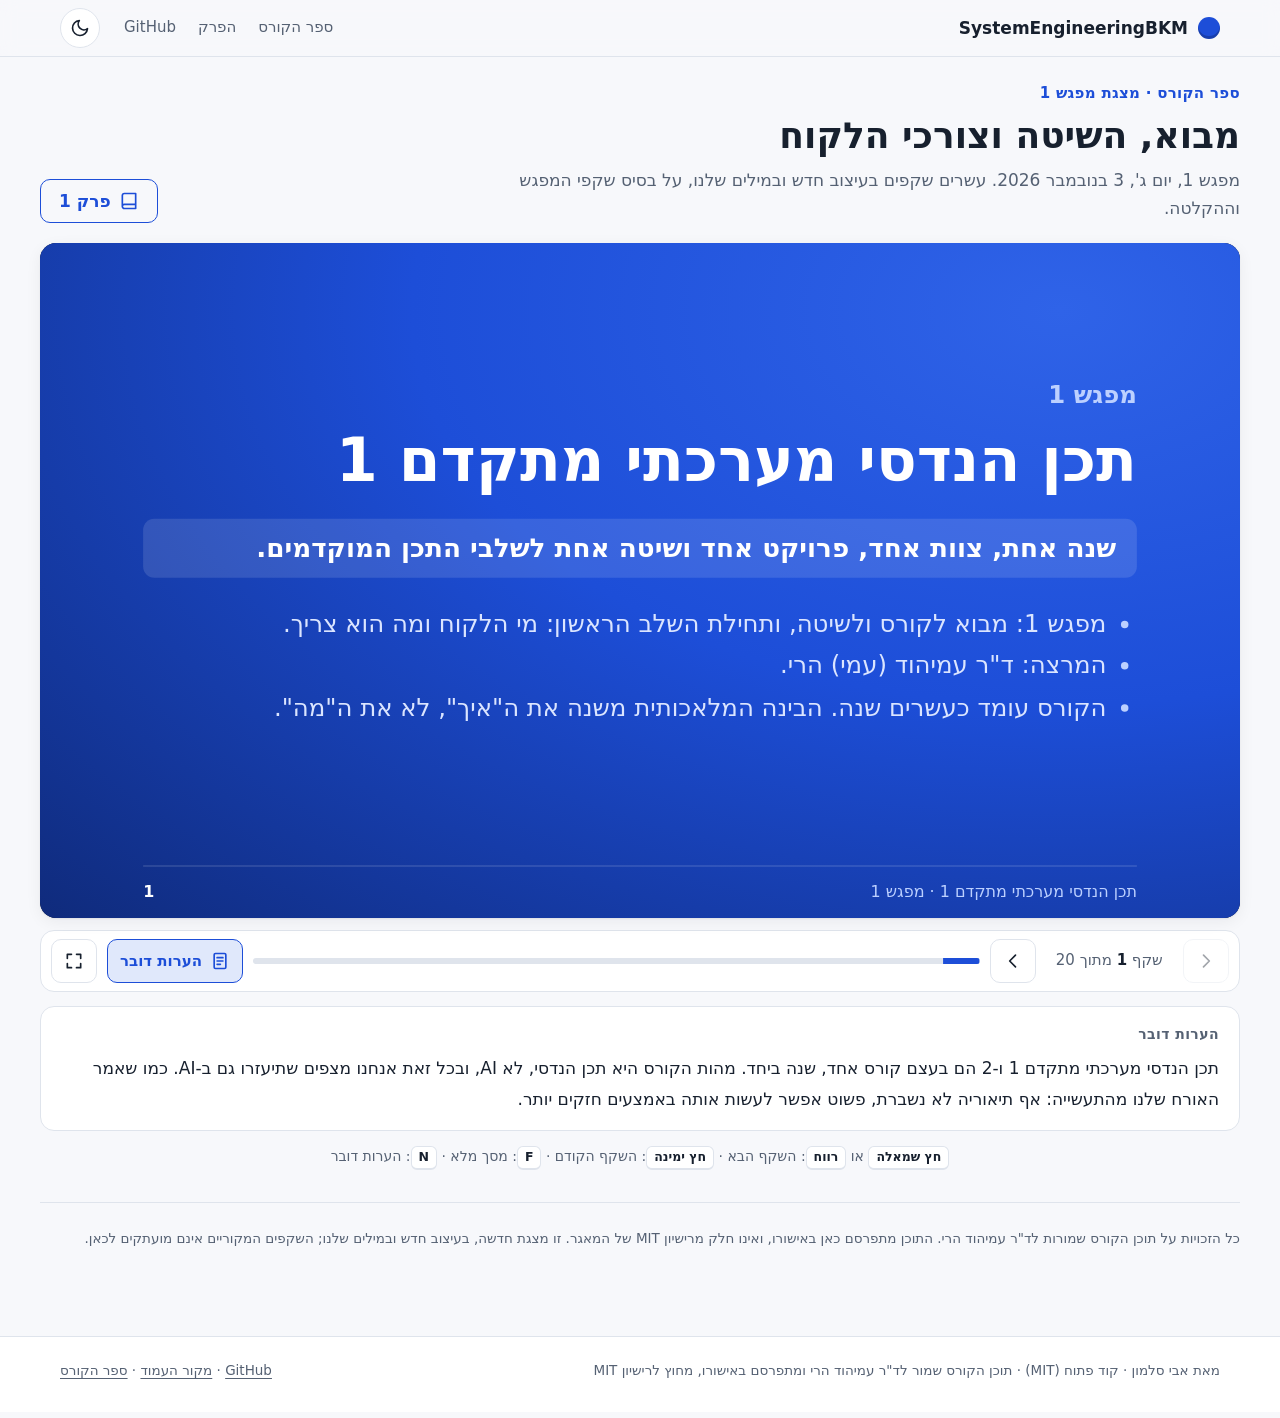
<file: course/01_intro/slides.html>
<!DOCTYPE html>
<!-- Generated by python -m sebkm render course from course/01_intro/slides.md. Do not edit this file: edit the source and render again. -->
<html lang="he" dir="rtl">
<head>
<meta charset="utf-8">
<meta name="viewport" content="width=device-width, initial-scale=1">
<meta name="color-scheme" content="light dark">
<title>מצגת מפגש 1: מבוא, השיטה וצורכי הלקוח · ספר הקורס · SystemEngineeringBKM</title>
<meta name="description" content="מפגש 1, יום ג&#x27;, 3 בנובמבר 2026. עשרים שקפים בעיצוב חדש ובמילים שלנו, על בסיס שקפי המפגש וההקלטה.">
<link rel="canonical" href="https://avisalmon.github.io/SystemEngineeringBKM/course/01_intro/slides.html">
<meta property="og:type" content="article">
<meta property="og:title" content="מצגת מפגש 1: מבוא, השיטה וצורכי הלקוח">
<meta property="og:description" content="מפגש 1, יום ג&#x27;, 3 בנובמבר 2026. עשרים שקפים בעיצוב חדש ובמילים שלנו, על בסיס שקפי המפגש וההקלטה.">
<meta property="og:url" content="https://avisalmon.github.io/SystemEngineeringBKM/course/01_intro/slides.html">
<meta property="og:locale" content="he_IL">
<meta property="og:site_name" content="SystemEngineeringBKM">
<link rel="icon" href="data:image/svg+xml,%3Csvg xmlns='http://www.w3.org/2000/svg' viewBox='0 0 32 32'%3E%3Ccircle cx='16' cy='16' r='14' fill='%231d4ed8'/%3E%3C/svg%3E">
<script>(function(d){d.classList.add('js');try{var t=localStorage.getItem('sebkm-theme');if(t==='light'||t==='dark')d.setAttribute('data-theme',t)}catch(e){}})(document.documentElement)</script>
<link rel="stylesheet" href="../../assets/book.css?v=902141387f">
<link rel="stylesheet" href="../../assets/deck.css?v=dc38e4be92">
<script defer src="../../assets/vendor/mermaid/mermaid.min.js?v=581ed7d74b"></script>
<script defer src="../../assets/book.js?v=2c9ec70eff"></script>
<script defer src="../../assets/deck.js?v=da8bc636b7"></script>
</head>
<body class="page-deck">
<a class="skip" href="#content">דילוג לתוכן</a>
<header class="top"><div class="top-in"><a class="brand" href="../../index.html" title="הנדסת מערכות עם מנטור AI"><span class="brand-dot" aria-hidden="true"></span><bdi class="brand-name">SystemEngineeringBKM</bdi></a><nav class="top-nav" aria-label="ניווט"><a href="../index.html">ספר הקורס</a><a href="index.html">הפרק</a><a href="https://github.com/avisalmon/SystemEngineeringBKM" target="_blank" rel="noopener">GitHub</a></nav><button class="theme" type="button" aria-label="מצב כהה או בהיר" title="מצב כהה או בהיר"><svg class="i i-moon" viewBox="0 0 24 24" width="20" height="20" aria-hidden="true" focusable="false"><path d="M21 12.8A9 9 0 1 1 11.2 3a7 7 0 0 0 9.8 9.8z"/></svg><svg class="i i-sun" viewBox="0 0 24 24" width="20" height="20" aria-hidden="true" focusable="false"><circle cx="12" cy="12" r="4.2"/><path d="M12 2.5v2.2M12 19.3v2.2M2.5 12h2.2M19.3 12h2.2M5.3 5.3l1.6 1.6M17.1 17.1l1.6 1.6M5.3 18.7l1.6-1.6M17.1 6.9l1.6-1.6"/></svg></button></div></header>
<main id="content" class="deck-page">
<header class="deck-head">
<div class="deck-head-text">
<p class="eyebrow">ספר הקורס · מצגת מפגש 1</p>
<h1>מבוא, השיטה וצורכי הלקוח</h1>
<p class="deck-lead">מפגש 1, יום ג', 3 בנובמבר 2026. עשרים שקפים בעיצוב חדש ובמילים שלנו, על בסיס שקפי המפגש וההקלטה.</p>
</div>
<div class="actions"><a class="btn ghost" href="index.html" title="הפרק המלא, עם כל ההסברים והמקורות"><svg class="i" viewBox="0 0 24 24" width="20" height="20" aria-hidden="true" focusable="false"><path d="M4 18.5V5.5A2.5 2.5 0 0 1 6.5 3H20v18H6.5A2.5 2.5 0 0 1 4 18.5A2.5 2.5 0 0 1 6.5 16H20"/></svg><span>פרק 1</span></a></div>
</header>
<section class="deck" aria-roledescription="מצגת" aria-label="מבוא, השיטה וצורכי הלקוח">
<div class="deck-stage"><div class="deck-viewport">
<section class="slide cover" data-n="1" aria-label="שקף 1 מתוך 20">
<div class="slide-in">
<p class="slide-kicker">מפגש 1</p>
<h2 class="slide-title">תכן הנדסי מערכתי מתקדם 1</h2>
<p class="slide-message">שנה אחת, צוות אחד, פרויקט אחד ושיטה אחת לשלבי התכן המוקדמים.</p>
<div class="slide-body">
<ul>
<li>מפגש 1: מבוא לקורס ולשיטה, ותחילת השלב הראשון: מי הלקוח ומה הוא צריך.</li>
<li>המרצה: ד&quot;ר עמיהוד (עמי) הרי.</li>
<li>הקורס עומד כעשרים שנה. הבינה המלאכותית משנה את ה&quot;איך&quot;, לא את ה&quot;מה&quot;.</li>
</ul>
</div>
<div class="slide-foot"><span>תכן הנדסי מערכתי מתקדם 1 · מפגש 1</span><span class="slide-num">1</span></div>
</div>
<aside class="slide-notes"><p class="slide-notes-title">הערות דובר</p><div class="slide-notes-body">
<p>תכן הנדסי מערכתי מתקדם 1 ו-2 הם בעצם קורס אחד, שנה ביחד. מהות הקורס היא תכן הנדסי, לא AI, ובכל זאת אנחנו מצפים שתיעזרו גם ב-AI. כמו שאמר האורח שלנו מהתעשייה: אף תיאוריה לא נשברת, פשוט אפשר לעשות אותה באמצעים חזקים יותר.</p>
</div></aside>
</section>
<section class="slide" data-n="2" aria-label="שקף 2 מתוך 20">
<div class="slide-in">
<h2 class="slide-title">תכן לומדים על ידי תכן</h2>
<p class="slide-message">תכן, כמו שחייה, לומדים רק בעשייה: מתרגלים כל שיטה על פרויקט מקורי.</p>
<div class="slide-body">
<div class="table-wrap" style="--cols:2">
<table>
<thead>
<tr>
<th>סוג הלמידה</th>
<th>דרכי הלמידה</th>
</tr>
</thead>
<tbody>
<tr>
<td>למידה סבילה</td>
<td>הרצאה, קריאה, אמצעים אור-קוליים, הדגמה</td>
</tr>
<tr>
<td>למידה פעילה</td>
<td>קבוצת דיון, תרגול בעשייה, ללמד אחרים או שימוש מיידי</td>
</tr>
</tbody>
</table>
</div>
<ul>
<li>ככל שהלמידה פעילה יותר, גדלה גם ההשקעה הנדרשת מכם.</li>
<li>שתי שאלות פתוחות: מה משנה הלמידה מרחוק, ומה משנה ה-AI?</li>
</ul>
</div>
<div class="slide-foot"><span>תכן הנדסי מערכתי מתקדם 1 · מפגש 1</span><span class="slide-num">2</span></div>
</div>
<aside class="slide-notes"><p class="slide-notes-title">הערות דובר</p><div class="slide-notes-body">
<p>לכן השעה השלישית בכל מפגש היא שלכם, ובה אתם מלמדים. ה-AI יחסוך לכם עבודה, אבל בלי מומחיות לא תדעו לכוון אותו ולא לבדוק את מה שהוא מחזיר. איך נעשים מומחים כשה-AI עושה את העבודה? זה האתגר של הקורס.</p>
</div></aside>
</section>
<section class="slide" data-n="3" aria-label="שקף 3 מתוך 20">
<div class="slide-in">
<h2 class="slide-title">מבנה הקורס</h2>
<p class="slide-message">שלושה-עשר מפגשים ופרויקט מתגלגל אחד, שמסתיים בהצגה כמו מול משקיעים.</p>
<div class="slide-body">
<ul>
<li>שלושה-עשר מפגשים, שלוש שעות כל אחד, על מתודולוגיות לשלבי התכן המוקדמים.</li>
<li>שעתיים של הרצאה, דוגמאות והנחיות. השעה השלישית שלכם: התקדמות בפרויקט והערכה אישית, ובכל שבוע מציג צוות אחר.</li>
<li>בשבוע הראשון: צוותים ופרויקט תרגול. אותו פרויקט מלווה אתכם כל השנה.</li>
<li>בשבוע האחרון: הצגה לכיתה ולאורחים, והגשת העבודות.</li>
<li>הקובע הוא קובץ ההנחיות של הקורס, לא השקפים.</li>
</ul>
</div>
<div class="slide-foot"><span>תכן הנדסי מערכתי מתקדם 1 · מפגש 1</span><span class="slide-num">3</span></div>
</div>
<aside class="slide-notes"><p class="slide-notes-title">הערות דובר</p><div class="slide-notes-body">
<p>למפגש האחרון אפשר להזמין חברים מהעבודה, בני משפחה, וגם ילדים מעל גיל 12. ותוכנית, כמו שאמרו בצבא, היא בסיס לשינויים: מה שלא ייכנס כאן ימשיך בקורס ההמשך.</p>
</div></aside>
</section>
<section class="slide" data-n="4" aria-label="שקף 4 מתוך 20">
<div class="slide-in">
<h2 class="slide-title">מחזור החיים של מערכת</h2>
<p class="slide-message">הקורס עוסק בשלושת השלבים הראשונים של מחזור החיים, ושם נקבע כמעט הכול.</p>
<div class="slide-body">
<figure class="diagram"><pre class="mermaid">flowchart RL
    subgraph early["שלבי החיים המוקדמים"]
        direction RL
        N["צורך"] --&gt; C["תכן&lt;br/&gt;קונספטואלי"] --&gt; P["תכן&lt;br/&gt;פרלימינרי"]
    end
    early --&gt; D["תכן מפורט&lt;br/&gt;ופיתוח"] --&gt; M["ייצור&lt;br/&gt;והתקנה"] --&gt; U["שימוש&lt;br/&gt;ותמיכה"] --&gt; R["יציאה משירות&lt;br/&gt;וגריטה"]
    classDef core fill:#dbeafe,stroke:#1d4ed8,color:#1e3a8a
    classDef late fill:#f3f4f6,stroke:#6b7280,color:#374151
    class N,C,P core
    class D,M,U,R late
</pre></figure>
<ul>
<li><strong>צורך והגדרה, מזהים:</strong> מתרגמים את צורכי הלקוח למפרט כמותי ברמה גבוהה.</li>
<li><strong>תכן קונספטואלי, יוצרים:</strong> מייצרים חלופות, מעריכים אותן ובוחרים.</li>
<li><strong>תכן פרלימינרי, משקיעים:</strong> ארכיטקטורה, ממשקים, ביצועים ועלות לחלופות המבטיחות.</li>
</ul>
</div>
<div class="slide-foot"><span>תכן הנדסי מערכתי מתקדם 1 · מפגש 1</span><span class="slide-num">4</span></div>
</div>
<aside class="slide-notes"><p class="slide-notes-title">הערות דובר</p><div class="slide-notes-body">
<p>זה מחזור החיים לפי בלנשרד ופבריצקי. בשלב הקונספטואלי המילה החשובה היא &quot;יוצרים&quot;. עם AI, להגדיר חלופות זה צ'יק צ'אק; לשאול אם הן טובות, ועד כמה, דורש יותר. ובשלב הפרלימינרי מגלים בדרך כלל עוד חלופה אחת, שלוקחת את הטוב מכולן.</p>
</div></aside>
</section>
<section class="slide" data-n="5" aria-label="שקף 5 מתוך 20">
<div class="slide-in">
<h2 class="slide-title">ההחלטות המוקדמות קובעות</h2>
<p class="slide-message">בסוף התכן הפרלימינרי כשלושה רבעים מהעלות כבר נעולים, והתקלות כבר נזרעו.</p>
<div class="slide-body">
<div class="table-wrap" style="--cols:2">
<table>
<thead>
<tr>
<th>בסוף השלב</th>
<th>חלק העלות שכבר נקבע</th>
</tr>
</thead>
<tbody>
<tr>
<td>הגדרת המוצר</td>
<td>כמחצית</td>
</tr>
<tr>
<td>תכן קונספטואלי ופרלימינרי</td>
<td>כשלושה רבעים</td>
</tr>
<tr>
<td>פיתוח מלא</td>
<td>כ-90%</td>
</tr>
</tbody>
</table>
</div>
<figure class="diagram"><pre class="mermaid">flowchart RL
    B["התקלות נולדות:&lt;br/&gt;קונספט, פרלימינרי, פיתוח"] -- "זרעים שאיש אינו רואה" --&gt; S["התקלות מופיעות:&lt;br/&gt;אינטגרציה, סדרה ראשונה,&lt;br/&gt;אימות ושטח"]
    classDef seed fill:#fee2e2,stroke:#b91c1c,color:#7f1d1d
    classDef show fill:#fef3c7,stroke:#b45309,color:#78350f
    class B seed
    class S show
</pre></figure>
</div>
<div class="slide-foot"><span>תכן הנדסי מערכתי מתקדם 1 · מפגש 1</span><span class="slide-num">5</span></div>
</div>
<aside class="slide-notes"><p class="slide-notes-title">הערות דובר</p><div class="slide-notes-body">
<p>ציר הזמן אינו ליניארי: הגדרה בימים עד שבועות, קונספט ופרלימינרי בשבועות עד חודשים, פיתוח מלא בשנים. לכן כל פרויקט להורדת עלות מגיע עם אותה בקשה: אל תיגע לי בקונספט. והאתגר לכל שיטה לתכן מוקדם: לעזור לזהות את התקלות כשעושים אותן, ולא באינטגרציה.</p>
</div></aside>
</section>
<section class="slide" data-n="6" aria-label="שקף 6 מתוך 20">
<div class="slide-in">
<h2 class="slide-title">מה קשה בשלבים המוקדמים</h2>
<p class="slide-message">את ההחלטות החשובות ביותר מקבלים כשיודעים הכי מעט.</p>
<div class="slide-body">
<ol>
<li>החיפוש אחר פתרון: האם יש פתרון בכלל? יש כיוונים רבים, אבל האם הם יעבדו? מאיפה מתחילים?</li>
<li>עבודה בלחץ ובאי ודאות, של זמן ושל כסף.</li>
<li>החלטות חשובות על סמך מידע עמום: כמה סקיצות, בלי פרטי תכן ובלי אנליזה.</li>
</ol>
</div>
<div class="slide-foot"><span>תכן הנדסי מערכתי מתקדם 1 · מפגש 1</span><span class="slide-num">6</span></div>
</div>
<aside class="slide-notes"><p class="slide-notes-title">הערות דובר</p><div class="slide-notes-body">
<p>ההנהלה ממהרת לשוק, וגם קצת קמצנית. המספר שמסתובב, ולא בדקתי אותו, הוא שרק פרויקט אחד מכל עשרה שמתחילים פיתוח מגיע לסוף. ובחוסר ידע נכנסות גם אינטואיציה ופוליטיקה: מי שצועק חזק מקבל מה שהוא רוצה. מה לזה ולתכן מקצועי?</p>
</div></aside>
</section>
<section class="slide" data-n="7" aria-label="שקף 7 מתוך 20">
<div class="slide-in">
<h2 class="slide-title">שלושה סוגי תכן</h2>
<p class="slide-message">בקורס מתרגלים תכן מקורי. מי שיודע אותו, יודע גם לקצר כשהוא משדרג.</p>
<div class="slide-body">
<div class="table-wrap" style="--cols:3">
<table>
<thead>
<tr>
<th>סוג התכן</th>
<th>מה משתנה</th>
<th>דוגמה</th>
</tr>
</thead>
<tbody>
<tr>
<td>תכן וריאנטי</td>
<td>שינוי קטן במוצר קיים; הקונספט לא משתנה</td>
<td>השיפורים ההדרגתיים שכל חברה עושה במוצר שלה</td>
</tr>
<tr>
<td>תכן התאמה (שדרוג)</td>
<td>עקרון הפתרון של אחת הפונקציות, לפעמים לגמרי</td>
<td>מעבר ממכונית עם מנוע בנזין למכונית חשמלית</td>
</tr>
<tr>
<td>תכן מקורי</td>
<td>מוצר חדש לצורך חדש, או לצורך ישן בטכנולוגיה חדשה</td>
<td>הפרויקט שלכם בקורס</td>
</tr>
</tbody>
</table>
</div>
</div>
<div class="slide-foot"><span>תכן הנדסי מערכתי מתקדם 1 · מפגש 1</span><span class="slide-num">7</span></div>
</div>
<aside class="slide-notes"><p class="slide-notes-title">הערות דובר</p><div class="slide-notes-body">
<p>זו החלוקה של פאל ובייץ, אבות התורה של התכן ההנדסי. ככל שיורדים בטבלה, יש יותר מתודולוגיה. לא כל אחד זוכה לעשות תכן מקורי בחיים. אשרי מי שזכה: זה הכי קשה, אבל גם הסיפוק והלמידה הכי גדולים.</p>
</div></aside>
</section>
<section class="slide" data-n="8" aria-label="שקף 8 מתוך 20">
<div class="slide-in">
<h2 class="slide-title">עשרת השלבים של ICDM</h2>
<p class="slide-message">עשרה שלבים מהצורך ועד התנעת הפרויקט, והם גם תוכנית הקורס.</p>
<div class="slide-body">
<figure class="diagram"><pre class="mermaid">flowchart TB
    subgraph r1[" "]
        direction RL
        S1["שלב 1:&lt;br/&gt;זיהוי הלקוח&lt;br/&gt;וצרכיו"] --&gt; S2["שלב 2:&lt;br/&gt;קול הלקוח&lt;br/&gt;להגדרת מוצר ולמפרט"] --&gt; PR["הכנות&lt;br/&gt;ולימוד המפרט"]
    end
    subgraph r2[" "]
        direction RL
        S3["שלב 3:&lt;br/&gt;הפשטה והגדרת&lt;br/&gt;הבעיות הבסיסיות"] --&gt; S4["שלב 4:&lt;br/&gt;עקרונות פתרון&lt;br/&gt;לבעיות הבסיסיות"] --&gt; S5["שלב 5:&lt;br/&gt;אמות מידה&lt;br/&gt;להערכת קונספטים"] --&gt; S6["שלב 6:&lt;br/&gt;סינתזה של&lt;br/&gt;קונספטים ראשוניים"]
    end
    subgraph r3[" "]
        direction RL
        S7["שלב 7:&lt;br/&gt;הערכה ובחירת&lt;br/&gt;קונספטים ראשיים"] --&gt; S8["שלב 8:&lt;br/&gt;תכן, ארכיטקטורה&lt;br/&gt;וניתוח"] --&gt; S9["שלב 9:&lt;br/&gt;בחירה סופית&lt;br/&gt;של הקונספט"] --&gt; S10["שלב 10:&lt;br/&gt;התנעת&lt;br/&gt;הפרויקט"]
    end
    r1 --&gt; r2 --&gt; r3
    classDef blue fill:#dbeafe,stroke:#1d4ed8,color:#1e3a8a
    classDef red fill:#fee2e2,stroke:#b91c1c,color:#7f1d1d
    classDef green fill:#dcfce7,stroke:#15803d,color:#14532d
    classDef mix fill:#fef3c7,stroke:#b45309,color:#78350f
    classDef neutral fill:#f3f4f6,stroke:#6b7280,color:#374151
    classDef prep fill:#f3f4f6,stroke:#6b7280,color:#374151,stroke-dasharray:4 3
    class S1,S2,S5 blue
    class S4,S6 red
    class S7,S9 green
    class S3,S8 mix
    class S10 neutral
    class PR prep
    style r1 fill:transparent,stroke:transparent
    style r2 fill:transparent,stroke:transparent
    style r3 fill:transparent,stroke:transparent
</pre></figure>
</div>
<div class="slide-foot"><span>תכן הנדסי מערכתי מתקדם 1 · מפגש 1</span><span class="slide-num">8</span></div>
</div>
<aside class="slide-notes"><p class="slide-notes-title">הערות דובר</p><div class="slide-notes-body">
<p>שלבים 1 ו-2 עוסקים בצרכים ובמפרט. בשלב 3 מחפשים את הבעיות הבסיסיות, בערך עשר שאלות שמסכמות מה המערכת צריכה לעשות. את אמות המידה של שלב 5 קובעים לפני שרואים קונספטים, כדי שהקונספטים לא ישפיעו עליהן. המעבר משלב 6 לשלב 7 קריטי: שם זורקים את רוב הקונספטים. ורוב האנשים מגויסים לפרויקט רק בשלב 10.</p>
</div></aside>
</section>
<section class="slide" data-n="9" aria-label="שקף 9 מתוך 20">
<div class="slide-in">
<h2 class="slide-title">שלושה אופני חשיבה בבת אחת</h2>
<p class="slide-message">בשלבים המוקדמים אותו צוות צריך להיות שיטתי, יצירתי ואנליטי, באותו זמן.</p>
<div class="slide-body">
<div class="table-wrap" style="--cols:3">
<table>
<thead>
<tr>
<th>אופן החשיבה</th>
<th>צבע בתרשים</th>
<th>שלבים</th>
</tr>
</thead>
<tbody>
<tr>
<td>שיטתי וכמותי: לכתוב את כל הדרישות, לכתוב נכון ולא לשכוח</td>
<td>כחול</td>
<td>שלבים 1, 2 ו-5</td>
</tr>
<tr>
<td>יצירתי</td>
<td>אדום</td>
<td>שלבים 4 ו-6</td>
</tr>
<tr>
<td>אנליטי: לשבת ולחשב</td>
<td>ירוק</td>
<td>שלבים 7 ו-9</td>
</tr>
<tr>
<td>משולב</td>
<td>צהוב</td>
<td>שלבים 3 ו-8</td>
</tr>
</tbody>
</table>
</div>
</div>
<div class="slide-foot"><span>תכן הנדסי מערכתי מתקדם 1 · מפגש 1</span><span class="slide-num">9</span></div>
</div>
<aside class="slide-notes"><p class="slide-notes-title">הערות דובר</p><div class="slide-notes-body">
<p>בשלבים המתקדמים אפשר לחלק את העבודה בין החכם של הפרויקט לבין מי שעושה את האנליזות. בשלב הקונספטואלי אין את זה. ואומרים שאנליטיות ויצירתיות מקלקלות אחת את השנייה. זה האתגר.</p>
</div></aside>
</section>
<section class="slide" data-n="10" aria-label="שקף 10 מתוך 20">
<div class="slide-in">
<h2 class="slide-title">אדם, בינה, אדם</h2>
<p class="slide-message">ה-AI מייצר ומבקר; האדם מגדיר, בודק, מחליט וחותם.</p>
<div class="slide-body">
<figure class="diagram"><pre class="mermaid">flowchart RL
    H1["אדם או צוות:&lt;br/&gt;בעיה, שאלה,&lt;br/&gt;הנחות ונתונים"] --&gt; AI["בינה מלאכותית:&lt;br/&gt;מידע, רעיונות, ניתוח,&lt;br/&gt;חלופות וביקורת"] --&gt; H2["אדם או צוות:&lt;br/&gt;ביקורת, אימות,&lt;br/&gt;שיקול דעת והחלטה"]
    H2 -.-&gt;|לולאה נוספת| H1
    H2 --&gt; DEC["החלטה הנדסית&lt;br/&gt;מתועדת"]
    classDef human fill:#dbeafe,stroke:#1d4ed8,color:#1e3a8a
    classDef machine fill:#ede9fe,stroke:#6d28d9,color:#4c1d95
    classDef done fill:#dcfce7,stroke:#15803d,color:#14532d
    class H1,H2 human
    class AI machine
    class DEC done
</pre></figure>
<ul>
<li>תרומת ה-AI: מהירות בסדר גודל, כמות, אימות של איכות ודיוק, ועקיבות.</li>
<li>אין &quot;AI ואז החלטה&quot;. תמיד: AI, ביקורת אנושית, ורק אז החלטה.</li>
<li>כלל הזהב: ה-AI לא מקבל החלטות הנדסיות במקום הצוות. האחריות לתכן נשארת אצלכם.</li>
</ul>
</div>
<div class="slide-foot"><span>תכן הנדסי מערכתי מתקדם 1 · מפגש 1</span><span class="slide-num">10</span></div>
</div>
<aside class="slide-notes"><p class="slide-notes-title">הערות דובר</p><div class="slide-notes-body">
<p>האורח שלנו קרא לזה Human in the Loop: האדם מכניס את הקלט, והאדם חותם על הפלט. הסכנה הגדולה היא שהאדם יתמכר, והתוצר יהיה של ה-AI. לכן &quot;ה-AI אמר&quot; לא אומר כלום. פעם כל חלופה נוספת עלתה ביוקר; היום אפשר לבקש הרבה חלופות, בזול ומהר. טוב או לא? אולי.</p>
</div></aside>
</section>
<section class="slide" data-n="11" aria-label="שקף 11 מתוך 20">
<div class="slide-in">
<h2 class="slide-title">מדען או אמן?</h2>
<p class="slide-message">בשלב הקונספטואלי המהנדס צריך להיות גם וגם: אמן שממציא ומדען שבודק.</p>
<div class="slide-body">
<ul>
<li>היצירתיות של שלב הקונספט היא די אמנות.</li>
<li>ההערכה, הניתוח וההחלטה הם מדע.</li>
<li>בדרך כלל אלה אנשים שונים. אתם מהנדסים, ואתם צריכים להיות שניהם.</li>
</ul>
</div>
<div class="slide-foot"><span>תכן הנדסי מערכתי מתקדם 1 · מפגש 1</span><span class="slide-num">11</span></div>
</div>
<aside class="slide-notes"><p class="slide-notes-title">הערות דובר</p><div class="slide-notes-body">
<p>זו הדילמה שמעלה מרטן בונמה בקריאה המקדימה. אין לה תשובה, רק חומר למחשבה. בכיתה העירו שעם הניסיון היצירתיות מתייבשת. אולי. ברפאל פגשתי כמה אנשים שנשארו יצירתיים מאוד גם כשהיו מבוגרים. בודדים.</p>
</div></aside>
</section>
<section class="slide" data-n="12" aria-label="שקף 12 מתוך 20">
<div class="slide-in">
<h2 class="slide-title">הצרכים לא באים מעצמם</h2>
<p class="slide-message">הולכים לחפש את הצרכים, ומתחילים בשאלה: את מי לשאול?</p>
<div class="slide-body">
<div class="table-wrap" style="--cols:2">
<table>
<thead>
<tr>
<th>בעל העניין</th>
<th>מה הוא צריך מאריזה של אנטיביוטיקה</th>
</tr>
</thead>
<tbody>
<tr>
<td>המטופל</td>
<td>להוציא כדור בקלות, ולקרוא מה כתוב</td>
</tr>
<tr>
<td>הרופא</td>
<td>כמויות שמתאימות למינון</td>
</tr>
<tr>
<td>הרוקח</td>
<td>אריזה קטנה, שנכנסת למגירות של בית המרקחת</td>
</tr>
<tr>
<td>הלוגיסטיקה</td>
<td>אריזות גדולות שנפרקות מהר, ושורדות ארבעה ימים במשאית בלי מיזוג</td>
</tr>
<tr>
<td>חברת התרופות</td>
<td>מפרט שלם: המכונות, התנאים, התרופות</td>
</tr>
<tr>
<td>הרגולטור</td>
<td>תקן עם שלושת אלפים דרישות</td>
</tr>
</tbody>
</table>
</div>
<ul>
<li>מאיפה מתחילים לחפש: מגזרי הלקוחות, שרשרת הערך בכל מגזר, וכל בעלי העניין, כאילו היו לקוחות.</li>
</ul>
</div>
<div class="slide-foot"><span>תכן הנדסי מערכתי מתקדם 1 · מפגש 1</span><span class="slide-num">12</span></div>
</div>
<aside class="slide-notes"><p class="slide-notes-title">הערות דובר</p><div class="slide-notes-body">
<p>אינטואיטיבית שואלים קודם את המשתמש, ודווקא לו יש הכי מעט להגיד. צריך לשמוע את כולם. מותר להחליט במודע להתעלם מהרוקח, אבל זו החלטה, לא שכחה.</p>
</div></aside>
</section>
<section class="slide" data-n="13" aria-label="שקף 13 מתוך 20">
<div class="slide-in">
<h2 class="slide-title">למה מזהים צרכים</h2>
<p class="slide-message">הצרכים הם הבסיס שממנו נגזר המפרט, ושעליו הוא מוצדק.</p>
<div class="slide-body">
<ol>
<li>שהמוצר יתרכז בצורכי הלקוח וייגזר מהם.</li>
<li>לזהות צרכים גלויים, וגם חבויים.</li>
<li>בסיס להצדקת המפרט של המוצר או של המערכת.</li>
<li>ששום צורך קריטי לא יישכח.</li>
<li>הבנה אחידה ושפה משותפת של צורכי הלקוח בתוך צוות הפיתוח.</li>
</ol>
</div>
<div class="slide-foot"><span>תכן הנדסי מערכתי מתקדם 1 · מפגש 1</span><span class="slide-num">13</span></div>
</div>
<aside class="slide-notes"><p class="slide-notes-title">הערות דובר</p><div class="slide-notes-body">
<p>המטרה האחרונה נשמעת רכה, אבל היא קשה. בלי שפה משותפת, הטייס מנופף בידיים, והמהנדס מולו שואל: מה אתה רוצה? אני יודע לעשות מנועים.</p>
</div></aside>
</section>
<section class="slide" data-n="14" aria-label="שקף 14 מתוך 20">
<div class="slide-in">
<h2 class="slide-title">מי מחזיק בצרכים</h2>
<p class="slide-message">לכל בעל עניין יש תהליך רכישה, מי שמחליט וגורמי רכישה, ולפיהם מחליטים למי ללכת ואיך.</p>
<div class="slide-body">
<div class="table-wrap" style="--cols:4">
<table>
<thead>
<tr>
<th>בעל העניין</th>
<th>מי מחליט</th>
<th>גורמי רכישה (KBFs)</th>
<th>שיטת איסוף</th>
</tr>
</thead>
<tbody>
<tr>
<td>מפעיל (קשיש)</td>
<td>המפעיל עצמו</td>
<td>משקל ונפח, קלות הפעלה, מחיר</td>
<td>ראיון, ותצפית על תרחיש תפעולי</td>
</tr>
<tr>
<td>בעל חנות או יבואן</td>
<td>היבואן</td>
<td>מחיר, עיצוב האריזה, רווח</td>
<td>ראיון, שאלון</td>
</tr>
<tr>
<td>מכון התקנים</td>
<td>הבוחן</td>
<td>אמינות, בטיחות</td>
<td>בחינה</td>
</tr>
<tr>
<td>שירות לקוחות</td>
<td>הנהלת היבואן, הרכש</td>
<td>אמינות, תחזוקתיות, אחריות</td>
<td>ראיון</td>
</tr>
<tr>
<td>קניין של דיור מוגן</td>
<td>הקניין</td>
<td>מחיר, אחריות</td>
<td>שאלון</td>
</tr>
</tbody>
</table>
</div>
<ul>
<li>גורמי רכישה (Key Buying Factors): התכונות שלפיהן הלקוח באמת מחליט לקנות.</li>
</ul>
</div>
<div class="slide-foot"><span>תכן הנדסי מערכתי מתקדם 1 · מפגש 1</span><span class="slide-num">14</span></div>
</div>
<aside class="slide-notes"><p class="slide-notes-title">הערות דובר</p><div class="slide-notes-body">
<p>זו הטבלה של הפנס לקשישים, דוגמה שתחזור בקורס. ביד יהיו לכם אולי עשרה בעלי עניין, וה-AI ייתן שלושים. פעם המספר המקובל היה שבע, פלוס מינוס שתיים; עכשיו כמה שיותר. ולכל צורך רושמים מאיפה הוא בא ובאיזו שיטה נאסף.</p>
</div></aside>
</section>
<section class="slide" data-n="15" aria-label="שקף 15 מתוך 20">
<div class="slide-in">
<h2 class="slide-title">כללים לניסוח צורך</h2>
<p class="slide-message">צורך הוא תרחיש, תועלת או בעיה, בשפת הלקוח, בלי פתרון ובדרך כלל בלי מספרים.</p>
<div class="slide-body">
<div class="table-wrap" style="--cols:2">
<table>
<thead>
<tr>
<th>לא כך: פתרון או מספר</th>
<th>אלא כך: צורך</th>
</tr>
</thead>
<tbody>
<tr>
<td>תאוצה מאפס למאה</td>
<td>להגיע ממקום למקום</td>
</tr>
<tr>
<td>זמן ממוצע בין תקלות (MTBF)</td>
<td>להגיע בשלום</td>
</tr>
<tr>
<td>רמת רעש בדציבלים</td>
<td>שיהיה לי שקט</td>
</tr>
<tr>
<td>שלא יתקלקל</td>
<td>שיעבוד כשצריך</td>
</tr>
<tr>
<td>סמארטפון</td>
<td>לתקשר</td>
</tr>
</tbody>
</table>
</div>
<ul>
<li>ברור לכל אחד בארגון, ובהגדרות שכל אחד יבין.</li>
<li>הצהרה חיובית, ככל האפשר.</li>
</ul>
</div>
<div class="slide-foot"><span>תכן הנדסי מערכתי מתקדם 1 · מפגש 1</span><span class="slide-num">15</span></div>
</div>
<aside class="slide-notes"><p class="slide-notes-title">הערות דובר</p><div class="slide-notes-body">
<p>הכי טוב לבטא צורך כמענה לתרחיש: יש לי סרט, ואני מתאר אותו. וסטטוס חברתי? ועוד איך צורך. זה נראה טריוויאלי, אבל זה שינוי במחשבה ובסגנון העבודה.</p>
</div></aside>
</section>
<section class="slide" data-n="16" aria-label="שקף 16 מתוך 20">
<div class="slide-in">
<h2 class="slide-title">מודל קאנו</h2>
<p class="slide-message">את הצרכים החד-ממדיים הלקוח יגיד לכם. את המובנים מאליהם ואת המלהיבים תצטרכו לחפש.</p>
<div class="slide-body">
<div class="table-wrap" style="--cols:5">
<table>
<thead>
<tr>
<th>משפחת הצורך</th>
<th>אם הוא חסר</th>
<th>אם הוא קיים</th>
<th>הלקוח יגיד אותו?</th>
<th>דוגמה</th>
</tr>
</thead>
<tbody>
<tr>
<td>חד-ממדי</td>
<td>ככל שפחות, פחות מרוצה</td>
<td>ככל שיותר, יותר מרוצה</td>
<td>כן, וזה מה ששואלים בסקרים</td>
<td>מחיר הכרטיס, טיסה ישירה, מקום לרגליים</td>
</tr>
<tr>
<td>מובן מאליו</td>
<td>אוי ואבוי</td>
<td>לא יותר שמח</td>
<td>לא; לא עולה על דעתו</td>
<td>לנחות בשלום</td>
</tr>
<tr>
<td>מלהיב</td>
<td>לא קורה כלום</td>
<td>וואו</td>
<td>לא; צריך לחפש</td>
<td>מקום לכוס בטויוטה, פלסטרים בארגז הטיל</td>
</tr>
</tbody>
</table>
</div>
<ul>
<li>עם הזמן הכול צולל: המלהיב הופך לחד-ממדי, ואחר כך למובן מאליו.</li>
</ul>
</div>
<div class="slide-foot"><span>תכן הנדסי מערכתי מתקדם 1 · מפגש 1</span><span class="slide-num">16</span></div>
</div>
<aside class="slide-notes"><p class="slide-notes-title">הערות דובר</p><div class="slide-notes-body">
<p>טויוטה עשתה חור בלוח המחוונים, מקום לכוס הקפה, ואף לקוח לא ביקש. ובסדנה סיפרו שהטיל מוחץ את האצבע כשמוציאים אותו מהארגז: עשרות שנים, ואף אחד לא אמר. את המובנים מאליהם מוצאים בתקן. ומילת המפתח היא תרחיש: מי שיודע לבטא צורך כתרחיש, ידע גם לגלות אותו.</p>
</div></aside>
</section>
<section class="slide" data-n="17" aria-label="שקף 17 מתוך 20">
<div class="slide-in">
<h2 class="slide-title">שיטות לאיסוף צרכים</h2>
<p class="slide-message">לכל בעל עניין מתאימה שיטה אחרת. עברו על הרשימה כמו על צ'קליסט.</p>
<div class="slide-body">
<div class="table-wrap" style="--cols:2">
<table>
<thead>
<tr>
<th>שיטה</th>
<th>מה חשוב לדעת עליה</th>
</tr>
</thead>
<tbody>
<tr>
<td>ראיון</td>
<td>הכלי המרכזי, ועליו בשקף הבא</td>
</tr>
<tr>
<td>שאלון</td>
<td>בשלב הזה רוב השאלות פתוחות: שאלה סגורה שואלים רק על מה שכבר יודעים</td>
</tr>
<tr>
<td>ביקור</td>
<td>מתרשמים מהפעילות אצל הלקוח ומשוחחים עם האנשים במקום</td>
</tr>
<tr>
<td>בניית תרחישים ומקרי שימוש</td>
<td>מי שמצייר ומציג תרחיש, כבר יש לו משהו ביד</td>
</tr>
<tr>
<td>חקירת לקוח</td>
<td>תצפית וראיון יחד: רואים גם את מה שהלקוח לא אומר</td>
</tr>
<tr>
<td>קבוצת מיקוד</td>
<td>חצי יום, שישה מול שישה, וחוזרים עם &quot;לא ידעתי ש...&quot;</td>
</tr>
</tbody>
</table>
</div>
</div>
<div class="slide-foot"><span>תכן הנדסי מערכתי מתקדם 1 · מפגש 1</span><span class="slide-num">17</span></div>
</div>
<aside class="slide-notes"><p class="slide-notes-title">הערות דובר</p><div class="slide-notes-body">
<p>קבוצת מיקוד היא שיטה למי שאין לו זמן ואין לו כסף. למדתי להצמיד אותה לתערוכות: ארוחת צהריים, שישה לקוחות מול שישה מתכננים. פעם לקוח בחו&quot;ל סיפר לנו שיש לו חורף של עשרה חודשים, ואף אחד מאיתנו לא חשב על זה.</p>
</div></aside>
</section>
<section class="slide" data-n="18" aria-label="שקף 18 מתוך 20">
<div class="slide-in">
<h2 class="slide-title">הראיון</h2>
<p class="slide-message">באים בשם הבעיה, מדברים בתרחישים, ושואלים הרבה &quot;למה&quot;.</p>
<div class="slide-body">
<ol>
<li>מה הבעיה שהמוצר נועד לפתור?</li>
<li>איך אתה רואה בדמיונך תרחישים אופייניים או רצויים של חיים עם המוצר?</li>
<li>איך אתה מבצע אותם היום, בלי המוצר?</li>
<li>מה אתה אוהב ומה אתה לא אוהב במוצר הקיים? מה קשה לך לעשות היום?</li>
<li>האם אתה מכיר מוצר אחר שעונה על הצורך, כולו או חלקו? מה היית משפר בו?</li>
<li>מה השיקולים שלך בקנייה? אילו תכונות הכי חשובות לך?</li>
<li>כמה שווה לך המוצר הבסיסי? על אילו יכולות היית מוסיף כסף, וכמה?</li>
</ol>
<ul>
<li>שאלות פתוחות: תאר לי, ספר לי, הצג לי, הדגם לי.</li>
</ul>
</div>
<div class="slide-foot"><span>תכן הנדסי מערכתי מתקדם 1 · מפגש 1</span><span class="slide-num">18</span></div>
</div>
<aside class="slide-notes"><p class="slide-notes-title">הערות דובר</p><div class="slide-notes-body">
<p>על המחיר הלקוח לא יגיד את האמת, ואת התקציב שלו הוא לא יגלה. אבל אם תשאלו כמה היה מוסיף על יכולת מסוימת, אין לו סיבה לשקר. ו&quot;למה&quot; חמש פעמים מעביר אתכם מאמירות כמותיות ופתרוניות אל הצורך: למה הרעש מפריע? כי יש לי בעיות באוזניים.</p>
</div></aside>
</section>
<section class="slide" data-n="19" aria-label="שקף 19 מתוך 20">
<div class="slide-in">
<h2 class="slide-title">סוגי תרחישים</h2>
<p class="slide-message">השימוש הרגיל הוא רק תרחיש אחד. את השאר צריך לבנות במכוון, אחרת הם נשכחים.</p>
<div class="slide-body">
<ul>
<li><strong>לאורך מחזור החיים:</strong> תפעולי, קיצון תפעולי, שגרה ללא תפעול, שינוע, אחסון, התקנה, תקלה ותחזוקה, ייצור והכללה ובדיקה, אימון ותרגול, שדרוג ותרחישי עתיד, סוף החיים וגריטה.</li>
<li><strong>התרחישים השחורים:</strong> כשל או תאונה, שילוב של כמה תקלות, תפעול שגוי, ונדליזם, הפרעות ותנאים בלתי צפויים.</li>
<li>תרחיש הוא סדרה של מצבים ופעולות של אדם ומוצר: תמונה דמיונית של עתיד אפשרי.</li>
</ul>
</div>
<div class="slide-foot"><span>תכן הנדסי מערכתי מתקדם 1 · מפגש 1</span><span class="slide-num">19</span></div>
</div>
<aside class="slide-notes"><p class="slide-notes-title">הערות דובר</p><div class="slide-notes-body">
<p>שגרה ללא תפעול תמיד נשכחת: טוסטר שרוב הזמן תופס מקום על השיש, טיל על כנף שממריא ונוחת אלף פעמים ואף פעם לא נורה. תרחיש קיצון אחד, סינתטי, עם הכול בבת אחת, מספיק. ובהתקנה מגלים שהבית לא מתאים.</p>
</div></aside>
</section>
<section class="slide" data-n="20" aria-label="שקף 20 מתוך 20">
<div class="slide-in">
<h2 class="slide-title">מה עושים השבוע: תרגיל 1</h2>
<p class="slide-message">מקימים צוות רב-תחומי, מוצאים צורך אמיתי בלי פתרון, ומגישים את תרגיל 1.</p>
<div class="slide-body">
<ul>
<li>קובץ XLS עם שני גיליונות, בעברית: חברי הצוות, והצרכים לפי סדר עדיפות.</li>
<li>כל חבר מציע לפחות צורך אחד, עם ארבע עד חמש דרישות ביצועים, פתרונות קיימים ומרואיינים פוטנציאליים.</li>
<li>כל טענה על מוצר קיים נבדקת מול מקור עצמאי.</li>
<li>בסיכום רושמים את שעות העבודה של הצוות, ובסוף מצרפים נספח חובה על השימוש ב-AI.</li>
</ul>
<div class="table-wrap" style="--cols:2">
<table>
<thead>
<tr>
<th>מועד</th>
<th>מה קורה</th>
</tr>
</thead>
<tbody>
<tr>
<td>יום א', 8 בנובמבר 2026</td>
<td>שולחים את התרגיל למרצה בדוא&quot;ל</td>
</tr>
<tr>
<td>יום ג', 10 בנובמבר 2026</td>
<td>מגישים עותק בכיתה, וכל צוות מציג בעשר דקות</td>
</tr>
<tr>
<td>יום ו', 13 בנובמבר 2026</td>
<td>המרצה קובע לכל צוות את נושא הפרויקט</td>
</tr>
</tbody>
</table>
</div>
<blockquote class="note editor">
<p><strong>הערת עורך:</strong> המדריך שבמאגר יעזור לכם להכין את התרגיל: בקשו בצ'אט &quot;בוא נפתח פרויקט חדש ונכין את תרגיל 1&quot;. מספר תעודת זהות המדריך לא שומר; את העמודה הזו ממלאים ידנית.</p>
</blockquote>
</div>
<div class="slide-foot"><span>תכן הנדסי מערכתי מתקדם 1 · מפגש 1</span><span class="slide-num">20</span></div>
</div>
<aside class="slide-notes"><p class="slide-notes-title">הערות דובר</p><div class="slide-notes-body">
<p>נושא טוב הוא צורך מערכתי שמכסה תרחיש מלא באופן אוטונומי, בתחום שאתם מכירים. לא תוכנה בלבד, לא פריצת דרך, לא מסובך מדי, ולא נושא ששימש כבר פרויקט בקורס. הקובע הוא קובץ ההנחיות.</p>
</div></aside>
</section>
</div></div>
<div class="deck-bar">
<button class="deck-prev" type="button" aria-label="השקף הקודם" title="השקף הקודם"><svg class="i" viewBox="0 0 24 24" width="20" height="20" aria-hidden="true" focusable="false"><path d="M9 5l7 7-7 7"/></svg></button>
<span class="deck-count" aria-live="polite">שקף <b>1</b> מתוך 20</span>
<button class="deck-next" type="button" aria-label="השקף הבא" title="השקף הבא"><svg class="i" viewBox="0 0 24 24" width="20" height="20" aria-hidden="true" focusable="false"><path d="M15 5l-7 7 7 7"/></svg></button>
<span class="deck-progress" aria-hidden="true"><span></span></span>
<button class="deck-notes-toggle" type="button" aria-pressed="true"><svg class="i" viewBox="0 0 24 24" width="20" height="20" aria-hidden="true" focusable="false"><rect x="5" y="3" width="14" height="18" rx="1.5"/><path d="M8.5 8h7M8.5 12h7M8.5 16h4"/></svg><span>הערות דובר</span></button>
<button class="deck-full" type="button" aria-label="מסך מלא" title="מסך מלא"><svg class="i i-enter" viewBox="0 0 24 24" width="20" height="20" aria-hidden="true" focusable="false"><path d="M4 9V4h5M15 4h5v5M20 15v5h-5M9 20H4v-5"/></svg><svg class="i i-exit" viewBox="0 0 24 24" width="20" height="20" aria-hidden="true" focusable="false"><path d="M9 4v5H4M20 9h-5V4M15 20v-5h5M4 15h5v5"/></svg></button>
</div>
</section>
<section class="deck-notes" aria-label="הערות דובר">
<h2>הערות דובר</h2>
<div class="deck-notes-body" aria-live="polite"></div>
</section>
<p class="deck-help"><kbd>חץ שמאלה</kbd> או <kbd>רווח</kbd>: השקף הבא · <kbd>חץ ימינה</kbd>: השקף הקודם · <kbd>F</kbd>: מסך מלא · <kbd>N</kbd>: הערות דובר</p>
<footer class="page-end"><p class="rights">כל הזכויות על תוכן הקורס שמורות לד&quot;ר עמיהוד הרי. התוכן מתפרסם כאן באישורו, ואינו חלק מרישיון MIT של המאגר. זו מצגת חדשה, בעיצוב חדש ובמילים שלנו; השקפים המקוריים אינם מועתקים לכאן.</p></footer>
</main>
<footer class="site"><div class="site-in"><span>מאת אבי סלמון · קוד פתוח (MIT) · תוכן הקורס שמור לד&quot;ר עמיהוד הרי ומתפרסם באישורו, מחוץ לרישיון MIT</span><span class="site-links"><a href="https://github.com/avisalmon/SystemEngineeringBKM" target="_blank" rel="noopener">GitHub</a> · <a href="https://github.com/avisalmon/SystemEngineeringBKM/blob/main/course/01_intro/slides.md" target="_blank" rel="noopener">מקור העמוד</a> · <a href="../index.html">ספר הקורס</a></span></div></footer>
<button class="to-top" type="button" aria-label="חזרה לראש העמוד" title="חזרה לראש העמוד"><svg class="i" viewBox="0 0 24 24" width="20" height="20" aria-hidden="true" focusable="false"><path d="M5 15l7-7 7 7"/></svg></button>
</body>
</html>
</file>
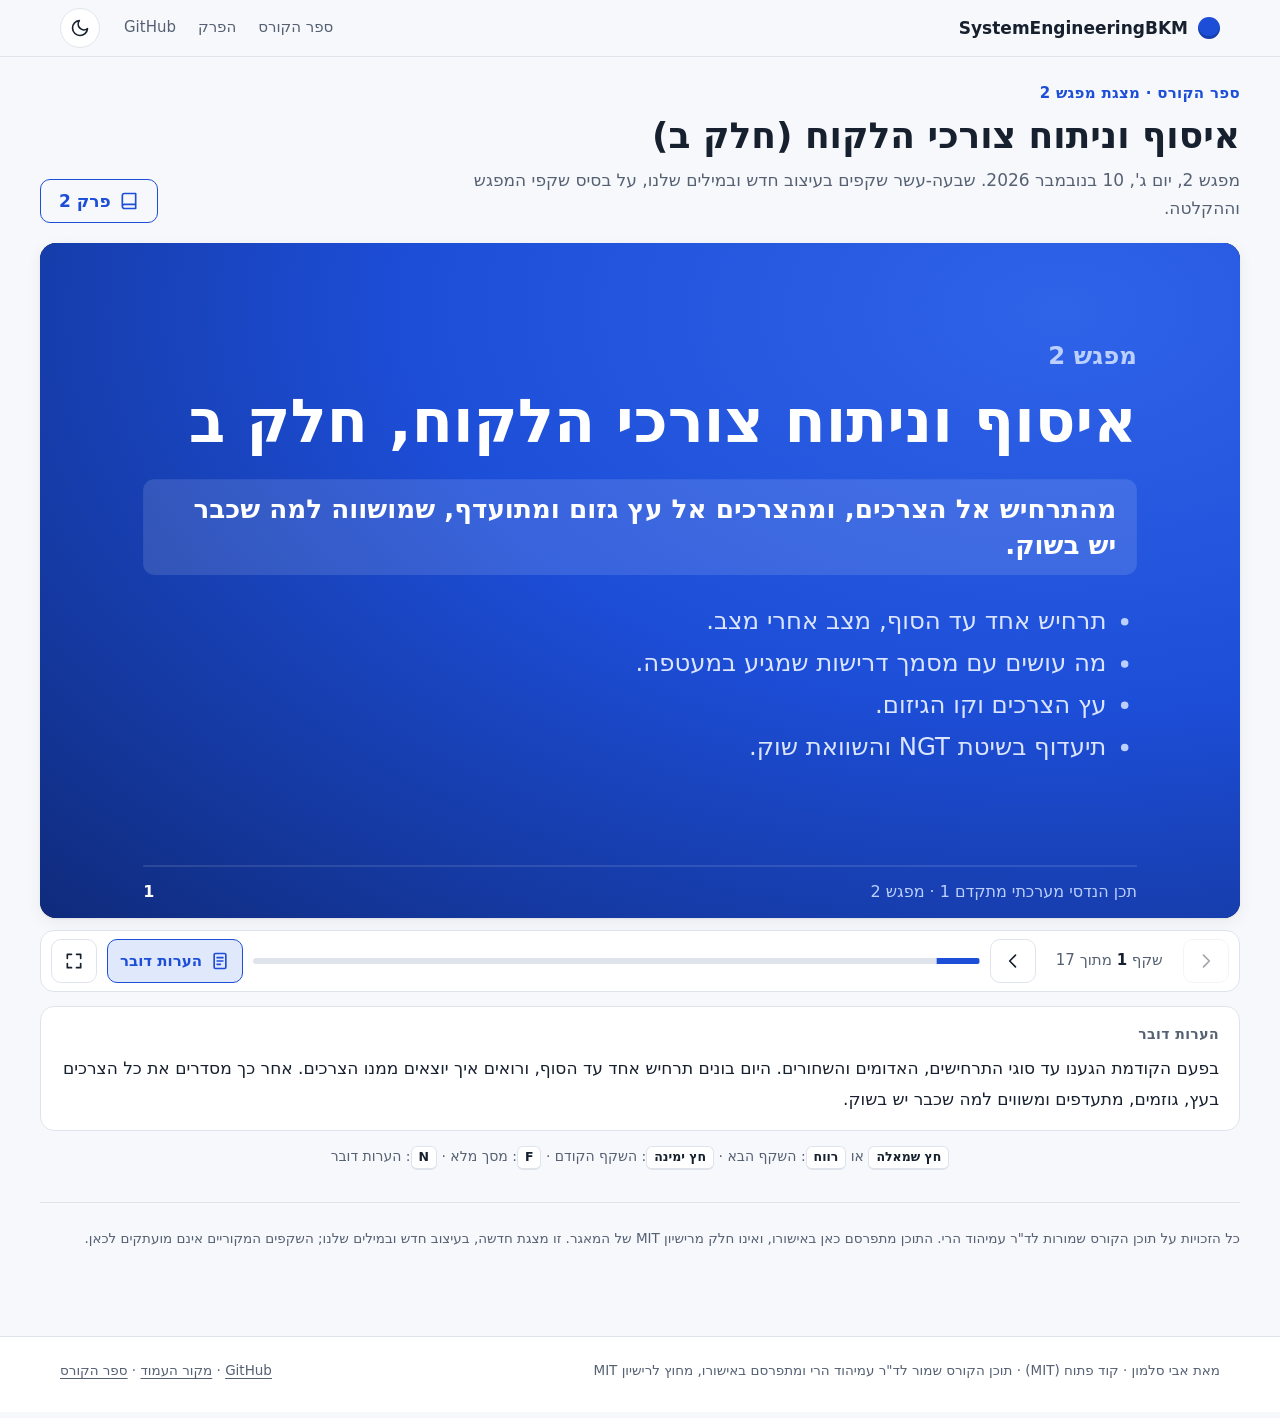
<file: course/02_needs/slides.html>
<!DOCTYPE html>
<!-- Generated by python -m sebkm render course from course/02_needs/slides.md. Do not edit this file: edit the source and render again. -->
<html lang="he" dir="rtl">
<head>
<meta charset="utf-8">
<meta name="viewport" content="width=device-width, initial-scale=1">
<meta name="color-scheme" content="light dark">
<title>מצגת מפגש 2: איסוף וניתוח צורכי הלקוח (חלק ב) · ספר הקורס · SystemEngineeringBKM</title>
<meta name="description" content="מפגש 2, יום ג&#x27;, 10 בנובמבר 2026. שבעה-עשר שקפים בעיצוב חדש ובמילים שלנו, על בסיס שקפי המפגש וההקלטה.">
<link rel="canonical" href="https://avisalmon.github.io/SystemEngineeringBKM/course/02_needs/slides.html">
<meta property="og:type" content="article">
<meta property="og:title" content="מצגת מפגש 2: איסוף וניתוח צורכי הלקוח (חלק ב)">
<meta property="og:description" content="מפגש 2, יום ג&#x27;, 10 בנובמבר 2026. שבעה-עשר שקפים בעיצוב חדש ובמילים שלנו, על בסיס שקפי המפגש וההקלטה.">
<meta property="og:url" content="https://avisalmon.github.io/SystemEngineeringBKM/course/02_needs/slides.html">
<meta property="og:locale" content="he_IL">
<meta property="og:site_name" content="SystemEngineeringBKM">
<link rel="icon" href="data:image/svg+xml,%3Csvg xmlns='http://www.w3.org/2000/svg' viewBox='0 0 32 32'%3E%3Ccircle cx='16' cy='16' r='14' fill='%231d4ed8'/%3E%3C/svg%3E">
<script>(function(d){d.classList.add('js');try{var t=localStorage.getItem('sebkm-theme');if(t==='light'||t==='dark')d.setAttribute('data-theme',t)}catch(e){}})(document.documentElement)</script>
<link rel="stylesheet" href="../../assets/book.css?v=902141387f">
<link rel="stylesheet" href="../../assets/deck.css?v=dc38e4be92">
<script defer src="../../assets/vendor/mermaid/mermaid.min.js?v=581ed7d74b"></script>
<script defer src="../../assets/book.js?v=2c9ec70eff"></script>
<script defer src="../../assets/deck.js?v=da8bc636b7"></script>
</head>
<body class="page-deck">
<a class="skip" href="#content">דילוג לתוכן</a>
<header class="top"><div class="top-in"><a class="brand" href="../../index.html" title="הנדסת מערכות עם מנטור AI"><span class="brand-dot" aria-hidden="true"></span><bdi class="brand-name">SystemEngineeringBKM</bdi></a><nav class="top-nav" aria-label="ניווט"><a href="../index.html">ספר הקורס</a><a href="index.html">הפרק</a><a href="https://github.com/avisalmon/SystemEngineeringBKM" target="_blank" rel="noopener">GitHub</a></nav><button class="theme" type="button" aria-label="מצב כהה או בהיר" title="מצב כהה או בהיר"><svg class="i i-moon" viewBox="0 0 24 24" width="20" height="20" aria-hidden="true" focusable="false"><path d="M21 12.8A9 9 0 1 1 11.2 3a7 7 0 0 0 9.8 9.8z"/></svg><svg class="i i-sun" viewBox="0 0 24 24" width="20" height="20" aria-hidden="true" focusable="false"><circle cx="12" cy="12" r="4.2"/><path d="M12 2.5v2.2M12 19.3v2.2M2.5 12h2.2M19.3 12h2.2M5.3 5.3l1.6 1.6M17.1 17.1l1.6 1.6M5.3 18.7l1.6-1.6M17.1 6.9l1.6-1.6"/></svg></button></div></header>
<main id="content" class="deck-page">
<header class="deck-head">
<div class="deck-head-text">
<p class="eyebrow">ספר הקורס · מצגת מפגש 2</p>
<h1>איסוף וניתוח צורכי הלקוח (חלק ב)</h1>
<p class="deck-lead">מפגש 2, יום ג', 10 בנובמבר 2026. שבעה-עשר שקפים בעיצוב חדש ובמילים שלנו, על בסיס שקפי המפגש וההקלטה.</p>
</div>
<div class="actions"><a class="btn ghost" href="index.html" title="הפרק המלא, עם כל ההסברים והמקורות"><svg class="i" viewBox="0 0 24 24" width="20" height="20" aria-hidden="true" focusable="false"><path d="M4 18.5V5.5A2.5 2.5 0 0 1 6.5 3H20v18H6.5A2.5 2.5 0 0 1 4 18.5A2.5 2.5 0 0 1 6.5 16H20"/></svg><span>פרק 2</span></a></div>
</header>
<section class="deck" aria-roledescription="מצגת" aria-label="איסוף וניתוח צורכי הלקוח (חלק ב)">
<div class="deck-stage"><div class="deck-viewport">
<section class="slide cover" data-n="1" aria-label="שקף 1 מתוך 17">
<div class="slide-in">
<p class="slide-kicker">מפגש 2</p>
<h2 class="slide-title">איסוף וניתוח צורכי הלקוח, חלק ב</h2>
<p class="slide-message">מהתרחיש אל הצרכים, ומהצרכים אל עץ גזום ומתועדף, שמושווה למה שכבר יש בשוק.</p>
<div class="slide-body">
<ul>
<li>תרחיש אחד עד הסוף, מצב אחרי מצב.</li>
<li>מה עושים עם מסמך דרישות שמגיע במעטפה.</li>
<li>עץ הצרכים וקו הגיזום.</li>
<li>תיעדוף בשיטת NGT והשוואת שוק.</li>
</ul>
</div>
<div class="slide-foot"><span>תכן הנדסי מערכתי מתקדם 1 · מפגש 2</span><span class="slide-num">1</span></div>
</div>
<aside class="slide-notes"><p class="slide-notes-title">הערות דובר</p><div class="slide-notes-body">
<p>בפעם הקודמת הגענו עד סוגי התרחישים, האדומים והשחורים. היום בונים תרחיש אחד עד הסוף, ורואים איך יוצאים ממנו הצרכים. אחר כך מסדרים את כל הצרכים בעץ, גוזמים, מתעדפים ומשווים למה שכבר יש בשוק.</p>
</div></aside>
</section>
<section class="slide" data-n="2" aria-label="שקף 2 מתוך 17">
<div class="slide-in">
<h2 class="slide-title">כותרת התרחיש</h2>
<p class="slide-message">תרחיש הוא סרט: יש לו שם, שחקנים וזירה, ולפעמים גם צד שכנגד.</p>
<div class="slide-body">
<div class="table-wrap" style="--cols:2">
<table>
<thead>
<tr>
<th>שדה</th>
<th>בדוגמה של הפנס</th>
</tr>
</thead>
<tbody>
<tr>
<td>שם התרחיש, עד עשר מילים</td>
<td>מציאת מתג התאורה בחדר מדרגות לא מוכר, בחושך</td>
</tr>
<tr>
<td>השחקנים</td>
<td>קשיש או קשישה, שלא רואים טוב, והידיים קצת רועדות</td>
</tr>
<tr>
<td>הזירה</td>
<td>חדר מדרגות חשוך ולא מוכר</td>
</tr>
<tr>
<td>צד שכנגד, רשות</td>
<td>אין</td>
</tr>
</tbody>
</table>
</div>
</div>
<div class="slide-foot"><span>תכן הנדסי מערכתי מתקדם 1 · מפגש 2</span><span class="slide-num">2</span></div>
</div>
<aside class="slide-notes"><p class="slide-notes-title">הערות דובר</p><div class="slide-notes-body">
<p>הצד שכנגד הוא לא עוד שחקן; הוא מנסה לקלקל את התרחיש. כמו בשח: חשבתי חמישה צעדים קדימה, והוא הכריח אותי לשנות את הסדר. כל הסייבר הוא כזה, וגם לוחמה אלקטרונית. לפעמים יש צד שכנגד, ולרוב אין.</p>
</div></aside>
</section>
<section class="slide" data-n="3" aria-label="שקף 3 מתוך 17">
<div class="slide-in">
<h2 class="slide-title">המצבים, מהשגרה ועד הסוף</h2>
<p class="slide-message">ממלאים את המצבים מלמעלה למטה, כמו סרט, ומתחילים בשגרה.</p>
<div class="slide-body">
<div class="table-wrap" style="--cols:3">
<table>
<thead>
<tr>
<th>מצב</th>
<th>מה קורה</th>
<th>צורך משתמע</th>
</tr>
</thead>
<tbody>
<tr>
<td>1.1</td>
<td>שגרה: הפנס בכיס או בתיק</td>
<td>נוח לנשיאה</td>
</tr>
<tr>
<td>1.2</td>
<td>מחפש את הפנס ומאתר אותו</td>
<td>קל לאיתור, נוח לתפיסה</td>
</tr>
<tr>
<td>1.3</td>
<td>שולף את הפנס</td>
<td>נוח לשליפה</td>
</tr>
<tr>
<td>1.4</td>
<td>מדליק את הפנס</td>
<td>קל להפעלה</td>
</tr>
<tr>
<td>1.5</td>
<td>מאיר סביבו ומחפש את המתג</td>
<td>תאורה שמתאימה למשימה</td>
</tr>
<tr>
<td>1.6</td>
<td>מאיר את הדרך אל המתג ולוחץ עליו</td>
<td>הארה ממוקדת</td>
</tr>
<tr>
<td>1.7</td>
<td>מכבה את הפנס</td>
<td>קל לכבות</td>
</tr>
<tr>
<td>1.8</td>
<td>מחזיר את הפנס למקומו</td>
<td>קל להכניס</td>
</tr>
<tr>
<td>1.9</td>
<td>חזרה לשגרה</td>
<td>אין</td>
</tr>
</tbody>
</table>
</div>
</div>
<div class="slide-foot"><span>תכן הנדסי מערכתי מתקדם 1 · מפגש 2</span><span class="slide-num">3</span></div>
</div>
<aside class="slide-notes"><p class="slide-notes-title">הערות דובר</p><div class="slide-notes-body">
<p>מצב השגרה מלא בדרישות, ובדרך כלל בדרישות שהתרחיש התפעולי שוכח לבקש. בטבלה המלאה יש עוד שתי עמודות, מאפיינים משתמעים ופונקציות משתמעות. היום לא ממלאים אותן; רק צריך להבין שנחזור אליהן.</p>
</div></aside>
</section>
<section class="slide" data-n="4" aria-label="שקף 4 מתוך 17">
<div class="slide-in">
<h2 class="slide-title">אירוע המעבר והמצב הבא</h2>
<p class="slide-message">לכל מצב צריך לדעת מתי הוא נגמר, ולאן הולכים ממנו.</p>
<div class="slide-body">
<ul>
<li>אירוע המעבר: איך יודעים שהמצב נגמר? מדליקים את הפנס, והאור דולק.</li>
<li>המצב הבא: בפנס הכול בטור, וגם כמה הסתעפויות זה בסדר.</li>
<li>תרחיש שכולו &quot;אם&quot;: מצרפים תרשים זרימה, שמתלווה לטבלה ולא מחליף אותה.</li>
<li>בסוף התכן שואלים מול כל מצב: איזה מרכיב אחראי לו, והאם הבאתי לו פתרון?</li>
</ul>
</div>
<div class="slide-foot"><span>תכן הנדסי מערכתי מתקדם 1 · מפגש 2</span><span class="slide-num">4</span></div>
</div>
<aside class="slide-notes"><p class="slide-notes-title">הערות דובר</p><div class="slide-notes-body">
<p>תחשבו שמכונה עושה את המצבים בשבילכם. היא צריכה לדעת לא רק מתי להתחיל, אלא גם מתי להפסיק. והטבלה נוחה: רוצים להוסיף שורה בין 1.5 ל-1.6? זה קל. בתרשימי זרימה החיים מסובכים יותר.</p>
</div></aside>
</section>
<section class="slide" data-n="5" aria-label="שקף 5 מתוך 17">
<div class="slide-in">
<h2 class="slide-title">כמה לפרט</h2>
<p class="slide-message">שבעה מצבים, פלוס מינוס שניים. מצב שלא דמיינתם הוא צורך שלא תגלו.</p>
<div class="slide-body">
<div class="table-wrap" style="--cols:2">
<table>
<thead>
<tr>
<th>מספר המצבים</th>
<th>מה זה אומר</th>
</tr>
</thead>
<tbody>
<tr>
<td>ארבעה</td>
<td>כנראה לא תרחיש, אלא תמונה או קטע מתרחיש</td>
</tr>
<tr>
<td>שבעה, פלוס מינוס שניים</td>
<td>תשובה טובה, כשאדם עושה את זה</td>
</tr>
<tr>
<td>שנים-עשר</td>
<td>בסדר, כשה-AI עוזר</td>
</tr>
<tr>
<td>מאות</td>
<td>נסחפתם לפרטי פרטים</td>
</tr>
</tbody>
</table>
</div>
</div>
<div class="slide-foot"><span>תכן הנדסי מערכתי מתקדם 1 · מפגש 2</span><span class="slide-num">5</span></div>
</div>
<aside class="slide-notes"><p class="slide-notes-title">הערות דובר</p><div class="slide-notes-body">
<p>בימי ה-AI השאלה הזו פחות היסטרית; כשעשינו את זה ביד, היא הייתה קריטית. אם גמרתם תרחיש בארבע שורות, תחשבו עוד פעם. תתייעצו עם ה-AI, עם החברים, תחלמו קצת.</p>
</div></aside>
</section>
<section class="slide" data-n="6" aria-label="שקף 6 מתוך 17">
<div class="slide-in">
<h2 class="slide-title">תרחיש ראשון ביד, ואז AI</h2>
<p class="slide-message">כל אחד עושה תרחיש אחד ביד, מההתחלה ועד הסוף, ורק אחר כך נותנים ל-AI.</p>
<div class="slide-body">
<ul>
<li>ה-AI יודע לעשות את זה, אבל צריך ללמד אותו ולהשגיח עליו.</li>
<li>אל תתנו לו להתחיל: אם הוא לא הבין את המהות, הוא ייקח אתכם למקום אחר.</li>
<li>שבעה, שמונה תרחישים ביד בצוות, ואת השאר ל-AI.</li>
<li>בוחרים מערכת עם אקטואציה: היא חשה, מבינה, מנתחת, וגם עושה משהו.</li>
</ul>
</div>
<div class="slide-foot"><span>תכן הנדסי מערכתי מתקדם 1 · מפגש 2</span><span class="slide-num">6</span></div>
</div>
<aside class="slide-notes"><p class="slide-notes-title">הערות דובר</p><div class="slide-notes-body">
<p>עד שלא עשית תרחיש כזה בעצמך, לא הבנת, וגם לא תדע לבדוק מה ה-AI עושה. ובגלל זה ביקשתי נושאים עם אקטואציה: מחליפה את הגלגל, נותנת את התרופה. מערכת שרק נותנת אינפורמציה לא מתאימה לקורס.</p>
</div></aside>
</section>
<section class="slide" data-n="7" aria-label="שקף 7 מתוך 17">
<div class="slide-in">
<h2 class="slide-title">תרחיש מול צורך</h2>
<p class="slide-message">התרחיש הוא סיפור המעשה, והצורך הוא מענה לבעיה. התרחיש מוביל אל הצרכים.</p>
<div class="slide-body">
<figure class="diagram"><pre class="mermaid">flowchart TB
    subgraph story["התרחיש: סיפור המעשה"]
        direction RL
        M1["לחוש"] --&gt; M2["לגלות"] --&gt; M3["לזהות"] --&gt; M4["לאתר את הנתיב"] --&gt; M5["לשגר"] --&gt; M6["להוליך את המיירט"] --&gt; M7["לפגוע"]
    end
    subgraph needs["הצרכים: מענה לבעיה"]
        direction RL
        D1["להגיב מהר"] ~~~ D2["להיות מדויק"] ~~~ D3["לפגוע ולנטרל"] ~~~ D4["בלי נזק אגבי"]
    end
    story -- "מכל מצב שואלים מה צריך" --&gt; needs
    classDef core fill:#dbeafe,stroke:#1d4ed8,color:#1e3a8a
    class D1,D2,D3,D4 core
</pre></figure>
<p>רשימת הצרכים עצמאית: יש צרכים של התרחיש כולו, ויש מצב שמעלה כמה צרכים.</p>
</div>
<div class="slide-foot"><span>תכן הנדסי מערכתי מתקדם 1 · מפגש 2</span><span class="slide-num">7</span></div>
</div>
<aside class="slide-notes"><p class="slide-notes-title">הערות דובר</p><div class="slide-notes-body">
<p>הצורך הוא לא היירוט, והתרחיש הוא לא איך מיירטים. התרחיש הוא שירו עליכם טיל בצפון, בדרכו למרכז, ואתם רוצים ליירט אותו בשלום, מהר. מכל מצב שואלים מה צריך. והצורך נטול מספרים; המספרים יבואו עם המאפיינים.</p>
</div></aside>
</section>
<section class="slide" data-n="8" aria-label="שקף 8 מתוך 17">
<div class="slide-in">
<h2 class="slide-title">הכשל מחכה</h2>
<p class="slide-message">עכשיו מחפשים איך זה בכלל יעבוד; את הכשל בודקים כשיש פתרון.</p>
<div class="slide-body">
<ul>
<li>כדי לשאול איך משהו ייכשל, צריך קודם פתרון.</li>
<li>ניתוח הכשלים מחכה כמעט לסוף הסמסטר, ואז עוברים מצב אחרי מצב.</li>
<li>נפל, נרטב: אלה תרחישי תקלה נפרדים, מהרשימה השחורה.</li>
<li>מתרחיש סינתטי כזה יוצא צורך: עמיד להתזת מים.</li>
</ul>
</div>
<div class="slide-foot"><span>תכן הנדסי מערכתי מתקדם 1 · מפגש 2</span><span class="slide-num">8</span></div>
</div>
<aside class="slide-notes"><p class="slide-notes-title">הערות דובר</p><div class="slide-notes-body">
<p>תהיו אופטימיים. הפנס נפל על הרצפה? זה תרחיש אחר. אני רוצה ששום דבר לא יישבר, ושכשאנסה להפעיל אותו, הוא יעבוד. הוא נרטב בגשם, או שמישהו התיז עליו מים? הצורך הוא עמידות להתזת מים.</p>
</div></aside>
</section>
<section class="slide" data-n="9" aria-label="שקף 9 מתוך 17">
<div class="slide-in">
<h2 class="slide-title">ניתוח מסמך דרישות</h2>
<p class="slide-message">כשמגיע מפרט מוכן במעטפה, קודם עולים מדרכי העפר אל האוטוסטרדה.</p>
<div class="slide-body">
<p>במעטפה הכול מעורבב: צרכים, מאפיינים, תרחישים, וגם פתרונות. מזמינים את מי שכתב את המסמך, ועל כל דרישה שואלים:</p>
<ul>
<li>מי ביקש אותה?</li>
<li>האם מנוסח כאן תרחיש או צורך? האם מנוסחת כאן פונקציה?</li>
<li>האם זה עקרון תכן, תשובה לשאלה &quot;איך&quot;?</li>
<li>האם זה מתייחס לכל המערכת, או לחלק ממנה?</li>
<li>האם בכלל מדובר כאן בשיטת בדיקה?</li>
</ul>
</div>
<div class="slide-foot"><span>תכן הנדסי מערכתי מתקדם 1 · מפגש 2</span><span class="slide-num">9</span></div>
</div>
<aside class="slide-notes"><p class="slide-notes-title">הערות דובר</p><div class="slide-notes-body">
<p>משרד הביטחון לא היה בקורס, והוא שולח מעטפה עבה. מי שכתב אותה הוא כנראה קצין פרויקט, איש טכני, שמעולם לא נלחם עם המוצר; הוא אסף דרישות מהרבה אנשים. אני קורא לזה אוטוסטרדה ודרכי עפר, והטופס הזה עוזר לעלות על האוטוסטרדה.</p>
</div></aside>
</section>
<section class="slide" data-n="10" aria-label="שקף 10 מתוך 17">
<div class="slide-in">
<h2 class="slide-title">למה ארבעה קילומטרים?</h2>
<p class="slide-message">שואלים למה, עד שהמספר נעלם ונשאר הצורך.</p>
<div class="slide-body">
<figure class="diagram"><pre class="mermaid">flowchart RL
    A["הדרישה במסמך:&lt;br/&gt;טווח של ארבעה קילומטרים"] -- "למה?" --&gt; B["זה הטווח שאליו&lt;br/&gt;מגיעים פגזי הטנק"]
    B -- "ולמה זה חשוב?" --&gt; C["הצורך:&lt;br/&gt;לא להיפגע מיכולת&lt;br/&gt;הירי של האויב"]
    classDef core fill:#dbeafe,stroke:#1d4ed8,color:#1e3a8a
    classDef late fill:#f3f4f6,stroke:#6b7280,color:#374151
    class A late
    class C core
</pre></figure>
</div>
<div class="slide-foot"><span>תכן הנדסי מערכתי מתקדם 1 · מפגש 2</span><span class="slide-num">10</span></div>
</div>
<aside class="slide-notes"><p class="slide-notes-title">הערות דובר</p><div class="slide-notes-body">
<p>למה ארבעה קילומטרים? מה, חמישה לא טוב? כי זה הטווח של פגזי הטנק. אז הצורך הוא לא ארבעה; הצורך הוא לא להיפגע מיכולת הירי של האויב. לפעמים צריך ארבעה או חמישה למה. בהמשך החליפה את זה פריסת פונקציית האיכות: יושבים ביחד, והלקוח מתאר.</p>
</div></aside>
</section>
<section class="slide" data-n="11" aria-label="שקף 11 מתוך 17">
<div class="slide-in">
<h2 class="slide-title">עץ הצרכים</h2>
<p class="slide-message">מסדרים את בלגן הצרכים בעץ, ומחפשים בו את המקומות הריקים.</p>
<div class="slide-body">
<figure class="diagram"><pre class="mermaid">flowchart RL
    G["לבצע היטב את תרחיש השגרה"] --&gt; S1["נוח לנשיאה"]
    G --&gt; S2["נראה יפה ונעים למגע"]
    S1 --&gt; C1["נוח בכיס"]
    S1 --&gt; C2["נוח בתיק של סבתא"]
    S1 --&gt; C3["בלי פינות חדות"]
    S2 --&gt; C4["חלק, לא פוצע"]
    classDef trunk fill:#ffffff,stroke:#374151,color:#111827
    classDef core fill:#dbeafe,stroke:#1d4ed8,color:#1e3a8a
    classDef late fill:#f3f4f6,stroke:#6b7280,color:#374151
    class G trunk
    class S1,S2 core
    class C1,C2,C3,C4 late
</pre></figure>
<p>על העץ רואים בנים בלי אבא, ואבות בלי בנים.</p>
</div>
<div class="slide-foot"><span>תכן הנדסי מערכתי מתקדם 1 · מפגש 2</span><span class="slide-num">11</span></div>
</div>
<aside class="slide-notes"><p class="slide-notes-title">הערות דובר</p><div class="slide-notes-body">
<p>אספתי צרכים מכל התרחישים, ויש ביניהם יחסים: בנים, נכדים, ואולי גם סבתא. כשהכול על העץ, רואים את החורים. ויותר גרוע מזה: אולי יש צרכים שלא נגזרים מתרחישים. זה משפט מאוד חשוב.</p>
</div></aside>
</section>
<section class="slide" data-n="12" aria-label="שקף 12 מתוך 17">
<div class="slide-in">
<h2 class="slide-title">צרכים שלא באו מתרחיש</h2>
<p class="slide-message">עלות היא לא צורך, אבל היא מובילה לצורך שלא הופיע באף תרחיש: בהישג יד.</p>
<div class="slide-body">
<div class="table-wrap" style="--cols:2">
<table>
<thead>
<tr>
<th>הבן</th>
<th>מה הוא אומר</th>
</tr>
</thead>
<tbody>
<tr>
<td>בתקציב</td>
<td>המחיר מתאים לתקציב של הלקוח</td>
</tr>
<tr>
<td>במקום</td>
<td>אפשר להשיג אותו במקום שבו צריך אותו</td>
</tr>
<tr>
<td>בזמן</td>
<td>הוא שם בזמן הנכון</td>
</tr>
</tbody>
</table>
</div>
</div>
<div class="slide-foot"><span>תכן הנדסי מערכתי מתקדם 1 · מפגש 2</span><span class="slide-num">12</span></div>
</div>
<aside class="slide-notes"><p class="slide-notes-title">הערות דובר</p><div class="slide-notes-body">
<p>העלות גוררת אותנו למקום הנכון: ללקוח יש צורך שהמוצר יתאים לתקציב שלו, ואולי זה הצורך הכי חשוב. ואם אי אפשר להשיג את המוצר במקום שבו צריך אותו, הוא לא בהישג יד.</p>
</div></aside>
</section>
<section class="slide" data-n="13" aria-label="שקף 13 מתוך 17">
<div class="slide-in">
<h2 class="slide-title">גיזום העץ</h2>
<p class="slide-message">גוזמים ל-20 עד 30 צרכים, לפי בחירה, ומה שנגזם לא נמחק.</p>
<div class="slide-body">
<ul>
<li>עשרים עד שלושים צרכים בתוך הקו זה אנושי. ל-AI אין בעיה עם מאה, לבן האדם שבודק יש.</li>
<li>מסתכלים שלושה צעדים קדימה: באילו צרכים נטפל אחד אחד, ואילו מאפיינים נבדוק מוקדם.</li>
<li>גזע, ענפים עבים ועלים: גוזמים עלים וענפים דקים, ולא באופן גורף.</li>
<li>מה שנגזם נשאר בעץ, ומזכיר למה התכוונו.</li>
</ul>
</div>
<div class="slide-foot"><span>תכן הנדסי מערכתי מתקדם 1 · מפגש 2</span><span class="slide-num">13</span></div>
</div>
<aside class="slide-notes"><p class="slide-notes-title">הערות דובר</p><div class="slide-notes-body">
<p>בשלב הקונספטואלי אין הרבה זמן, ויש הרבה ניחושים, ולכן 20 עד 30 צרכים זה סביר. אני נותן עדיפות למה שבתוך הקו, אבל תמיד מסתכל גם על מה שנגזם. כך לא אעשה טעות איומה, ואהיה מעשי.</p>
</div></aside>
</section>
<section class="slide" data-n="14" aria-label="שקף 14 מתוך 17">
<div class="slide-in">
<h2 class="slide-title">שלמות קו הגיזום</h2>
<p class="slide-message">הקו לא עובר באמצע ענף: או האבא, או כל הבנים.</p>
<div class="slide-body">
<div class="table-wrap" style="--cols:2">
<table>
<thead>
<tr>
<th>איפה עובר הקו בענף 2.1</th>
<th>מותר?</th>
</tr>
</thead>
<tbody>
<tr>
<td>על 2.1 בלבד</td>
<td>מותר</td>
</tr>
<tr>
<td>על כל ארבעת הבנים של 2.1</td>
<td>מותר</td>
</tr>
<tr>
<td>על 2.1, וגם על 2.1.3 ו-2.1.4</td>
<td>אסור: אותו צורך נספר פעמיים</td>
</tr>
<tr>
<td>על 2.1.3 ו-2.1.4 בלבד</td>
<td>אסור: שני בנים נשארים בחוץ</td>
</tr>
</tbody>
</table>
</div>
</div>
<div class="slide-foot"><span>תכן הנדסי מערכתי מתקדם 1 · מפגש 2</span><span class="slide-num">14</span></div>
</div>
<aside class="slide-notes"><p class="slide-notes-title">הערות דובר</p><div class="slide-notes-body">
<p>אני לא יכול להשאיר את 2.1, וגם את 2.1.3 ואת 2.1.4. או שלקחת הכול, או שגזמת הכול. אחרת אותו צורך מופיע פעמיים, וכשתתעדף, מה תתעדף?</p>
</div></aside>
</section>
<section class="slide" data-n="15" aria-label="שקף 15 מתוך 17">
<div class="slide-in">
<h2 class="slide-title">תיעדוף בשיטת NGT</h2>
<p class="slide-message">כל משתתף מחלק 100 נקודות לבד, מדרגים לפי ממוצע משוקלל, ועושים לפחות שני סבבים.</p>
<div class="slide-body">
<blockquote class="note editor">
<p><strong>הערת עורך:</strong> התוכן כאן מהשקפים ומקובץ הדוגמה; ההקלטה של החלק הזה עוד לא בידינו.</p>
</blockquote>
<div class="table-wrap" style="--cols:4">
<table>
<thead>
<tr>
<th>דירוג</th>
<th>הצורך</th>
<th>ממוצע משוקלל</th>
<th>סטיית תקן</th>
</tr>
</thead>
<tbody>
<tr>
<td>1</td>
<td>1.1 נוח לנשיאה</td>
<td>23.8</td>
<td>3.5</td>
</tr>
<tr>
<td>2</td>
<td>4 עובד באמינות כשצריך</td>
<td>20.1</td>
<td>3.9</td>
</tr>
<tr>
<td>3</td>
<td>5 בהישג יד</td>
<td>13.1</td>
<td>1.9</td>
</tr>
<tr>
<td>4</td>
<td>2.2 הפסקת חשמל</td>
<td>9.3</td>
<td>1.7</td>
</tr>
<tr>
<td>5</td>
<td>1.2 נראה יפה ונעים למגע</td>
<td>8.0</td>
<td>1.8</td>
</tr>
</tbody>
</table>
</div>
</div>
<div class="slide-foot"><span>תכן הנדסי מערכתי מתקדם 1 · מפגש 2</span><span class="slide-num">15</span></div>
</div>
<aside class="slide-notes"><p class="slide-notes-title">הערות דובר</p><div class="slide-notes-body">
<p>בדוגמה של הפנס יש שמונה משתתפים, וסכום המשקלים 14; שלושה מהם הם קול הלקוח. את סטיית התקן מחשבים בלי משקלים, והיא מראה איפה אין הסכמה. בין הסבבים דנים בצרכים שסטיית התקן שלהם גבוהה. המטרה היא לא אחידות מלאכותית, אלא הסכמה שאפשר לקבל.</p>
</div></aside>
</section>
<section class="slide" data-n="16" aria-label="שקף 16 מתוך 17">
<div class="slide-in">
<h2 class="slide-title">השוואת שוק</h2>
<p class="slide-message">טבלת BM1 משווה מול הצרכים, טבלת BM2 מול המאפיינים, ולכל ערך יש מקור.</p>
<div class="slide-body">
<blockquote class="note editor">
<p><strong>הערת עורך:</strong> גם כאן התוכן מהשקפים ומקובץ הדוגמה.</p>
</blockquote>
<ul>
<li><strong>טבלת BM1:</strong> לכל צורך, מי עונה עליו הכי טוב. בפנס, על צרכים 3 ו-6 אף מוצר לא עונה טוב, וזו הזדמנות.</li>
<li><strong>טבלת BM2:</strong> הערכים של כל מוצר בכל מאפיין, והטוב ביותר מסומן. אף מוצר לא מנצח בכול.</li>
<li><strong>מקור ורמת אמינות:</strong> מגבוהה, מפרט רשמי של היצרן, ועד לא פורסם, שרושמים כפער ולא ממציאים לו ערך.</li>
</ul>
</div>
<div class="slide-foot"><span>תכן הנדסי מערכתי מתקדם 1 · מפגש 2</span><span class="slide-num">16</span></div>
</div>
<aside class="slide-notes"><p class="slide-notes-title">הערות דובר</p><div class="slide-notes-body">
<p>השוואה תחרותית היא לימוד ומדידה של מוצרי ייחוס. הטבלה הראשונה מובילה לשנייה: מהצרכים שבהם מוצר מוביל, אל המאפיינים שבזכותם הוא מוביל.</p>
</div></aside>
</section>
<section class="slide" data-n="17" aria-label="שקף 17 מתוך 17">
<div class="slide-in">
<h2 class="slide-title">תרגיל 2א</h2>
<p class="slide-message">חלק א של תרגיל 2: שבעה סעיפים, מהצורך ועד השוואת השוק.</p>
<div class="slide-body">
<ul>
<li>הצורך, בעלי העניין ואיסוף הצרכים.</li>
<li>ניתוח תרחישים אישי: לפחות תרחיש אחד לכל חבר צוות.</li>
<li>עץ צרכים עם קו גיזום, ולפחות שני סבבי NGT.</li>
<li>השוואת שוק, עם מקור ורמת אמינות לכל ערך חיצוני משמעותי.</li>
<li>צוות אחד מציג את חלק א ב-17 בנובמבר, והתרגיל המלא מוגש ב-22 בדצמבר 2026.</li>
</ul>
</div>
<div class="slide-foot"><span>תכן הנדסי מערכתי מתקדם 1 · מפגש 2</span><span class="slide-num">17</span></div>
</div>
<aside class="slide-notes"><p class="slide-notes-title">הערות דובר</p><div class="slide-notes-body">
<p>המשימה של תרגיל 2 היא מפרט ביצועים שמתרגם את צורכי הלקוחות לשפת המהנדס, בלי לעוות אותם. זה תקציר; הקובע הוא קובץ ההנחיות של הקורס.</p>
</div></aside>
</section>
</div></div>
<div class="deck-bar">
<button class="deck-prev" type="button" aria-label="השקף הקודם" title="השקף הקודם"><svg class="i" viewBox="0 0 24 24" width="20" height="20" aria-hidden="true" focusable="false"><path d="M9 5l7 7-7 7"/></svg></button>
<span class="deck-count" aria-live="polite">שקף <b>1</b> מתוך 17</span>
<button class="deck-next" type="button" aria-label="השקף הבא" title="השקף הבא"><svg class="i" viewBox="0 0 24 24" width="20" height="20" aria-hidden="true" focusable="false"><path d="M15 5l-7 7 7 7"/></svg></button>
<span class="deck-progress" aria-hidden="true"><span></span></span>
<button class="deck-notes-toggle" type="button" aria-pressed="true"><svg class="i" viewBox="0 0 24 24" width="20" height="20" aria-hidden="true" focusable="false"><rect x="5" y="3" width="14" height="18" rx="1.5"/><path d="M8.5 8h7M8.5 12h7M8.5 16h4"/></svg><span>הערות דובר</span></button>
<button class="deck-full" type="button" aria-label="מסך מלא" title="מסך מלא"><svg class="i i-enter" viewBox="0 0 24 24" width="20" height="20" aria-hidden="true" focusable="false"><path d="M4 9V4h5M15 4h5v5M20 15v5h-5M9 20H4v-5"/></svg><svg class="i i-exit" viewBox="0 0 24 24" width="20" height="20" aria-hidden="true" focusable="false"><path d="M9 4v5H4M20 9h-5V4M15 20v-5h5M4 15h5v5"/></svg></button>
</div>
</section>
<section class="deck-notes" aria-label="הערות דובר">
<h2>הערות דובר</h2>
<div class="deck-notes-body" aria-live="polite"></div>
</section>
<p class="deck-help"><kbd>חץ שמאלה</kbd> או <kbd>רווח</kbd>: השקף הבא · <kbd>חץ ימינה</kbd>: השקף הקודם · <kbd>F</kbd>: מסך מלא · <kbd>N</kbd>: הערות דובר</p>
<footer class="page-end"><p class="rights">כל הזכויות על תוכן הקורס שמורות לד&quot;ר עמיהוד הרי. התוכן מתפרסם כאן באישורו, ואינו חלק מרישיון MIT של המאגר. זו מצגת חדשה, בעיצוב חדש ובמילים שלנו; השקפים המקוריים אינם מועתקים לכאן.</p></footer>
</main>
<footer class="site"><div class="site-in"><span>מאת אבי סלמון · קוד פתוח (MIT) · תוכן הקורס שמור לד&quot;ר עמיהוד הרי ומתפרסם באישורו, מחוץ לרישיון MIT</span><span class="site-links"><a href="https://github.com/avisalmon/SystemEngineeringBKM" target="_blank" rel="noopener">GitHub</a> · <a href="https://github.com/avisalmon/SystemEngineeringBKM/blob/main/course/02_needs/slides.md" target="_blank" rel="noopener">מקור העמוד</a> · <a href="../index.html">ספר הקורס</a></span></div></footer>
<button class="to-top" type="button" aria-label="חזרה לראש העמוד" title="חזרה לראש העמוד"><svg class="i" viewBox="0 0 24 24" width="20" height="20" aria-hidden="true" focusable="false"><path d="M5 15l7-7 7 7"/></svg></button>
</body>
</html>
</file>
<file: assets/book.css>
/* SystemEngineeringBKM: the look of the course book and its slide decks.
   Every page that `python -m sebkm render course` writes links this file with a content hash,
   so after editing it, render again. The colours match the start page (index.html). */

:root {
  --bg: #f7f8fb;
  --panel: #ffffff;
  --ink: #17202e;
  --muted: #556173;
  --line: #dfe4ec;
  --accent: #1d4ed8;
  --accent-ink: #ffffff;
  --accent-soft: #e0e8fb;
  --red: #c0262d;
  --red-soft: #fbe6e7;
  --green: #15803d;
  --green-soft: #e3f4e8;
  --warm: #b4580c;
  --warm-soft: #fdf0e3;
  --code-bg: #101722;
  --code-ink: #e6edf5;
  --zebra: #f9fafc;
  --shadow: 0 1px 2px rgba(16, 24, 40, .06), 0 4px 16px rgba(16, 24, 40, .06);
  --font: "Segoe UI", "Heebo", system-ui, Arial, sans-serif;
  --mono: Consolas, "Cascadia Mono", "SFMono-Regular", Menlo, monospace;
  --top-h: 56px;
  color-scheme: light dark;
}
@media (prefers-color-scheme: dark) {
  :root:not([data-theme="light"]) {
    --bg: #0e131b; --panel: #161d28; --ink: #e9eef5; --muted: #a3afc0; --line: #273142;
    --accent: #7ea6ff; --accent-ink: #0b1530; --accent-soft: #17254a;
    --red: #ff8a8f; --red-soft: #3a1b1e; --green: #6fd394; --green-soft: #153122;
    --warm: #f2a65a; --warm-soft: #33251a; --code-bg: #0a0f16; --zebra: #1a2230; --shadow: none;
  }
}
:root[data-theme="dark"] {
  --bg: #0e131b; --panel: #161d28; --ink: #e9eef5; --muted: #a3afc0; --line: #273142;
  --accent: #7ea6ff; --accent-ink: #0b1530; --accent-soft: #17254a;
  --red: #ff8a8f; --red-soft: #3a1b1e; --green: #6fd394; --green-soft: #153122;
  --warm: #f2a65a; --warm-soft: #33251a; --code-bg: #0a0f16; --zebra: #1a2230; --shadow: none;
  color-scheme: dark;
}
:root[data-theme="light"] { color-scheme: light; }

*, *::before, *::after { box-sizing: border-box; }
[hidden] { display: none !important; }
html {
  -webkit-text-size-adjust: 100%;
  text-size-adjust: 100%;
  scroll-padding-top: calc(var(--top-h) + 16px);
}
@media (prefers-reduced-motion: no-preference) {
  html { scroll-behavior: smooth; }
}
body {
  margin: 0;
  background: var(--bg);
  color: var(--ink);
  font-family: var(--font);
  font-size: 17px;
  line-height: 1.7;
}
a { color: var(--accent); text-underline-offset: 3px; }
a:hover { text-decoration-thickness: 2px; }
img { max-width: 100%; height: auto; }
:focus-visible { outline: 3px solid var(--accent); outline-offset: 2px; border-radius: 4px; }
.i {
  flex: none;
  fill: none;
  stroke: currentColor;
  stroke-width: 2;
  stroke-linecap: round;
  stroke-linejoin: round;
}
.skip {
  position: absolute; top: -60px; inset-inline-start: 12px; z-index: 50;
  background: var(--accent); color: var(--accent-ink);
  padding: 10px 16px; border-radius: 10px; font-weight: 600; text-decoration: none;
}
.skip:focus { top: 10px; }

/* The top bar */
.top {
  position: sticky; top: 0; z-index: 20;
  background: color-mix(in srgb, var(--bg) 88%, transparent);
  -webkit-backdrop-filter: blur(8px);
  backdrop-filter: blur(8px);
  border-bottom: 1px solid var(--line);
}
.top-in {
  max-width: 1200px; height: var(--top-h); margin: 0 auto; padding: 0 20px;
  display: flex; align-items: center; gap: 14px;
}
.brand {
  display: flex; align-items: center; gap: 10px; min-width: 0;
  font-weight: 700; color: var(--ink); text-decoration: none;
}
.brand-dot {
  flex: none; width: 22px; height: 22px; border-radius: 50%;
  background: var(--accent); box-shadow: inset 0 -3px 0 rgba(0, 0, 0, .2);
}
.brand-name { white-space: nowrap; overflow: hidden; text-overflow: ellipsis; }
.top-nav { margin-inline-start: auto; display: flex; align-items: center; gap: 2px; font-size: 15px; }
.top-nav a {
  padding: 6px 10px; border-radius: 999px; white-space: nowrap;
  color: var(--muted); text-decoration: none;
}
.top-nav a:hover { color: var(--accent); background: var(--accent-soft); }
.theme { display: none; }
.js .theme {
  flex: none; display: inline-flex; align-items: center; justify-content: center;
  width: 40px; height: 40px; border-radius: 50%; cursor: pointer;
  border: 1px solid var(--line); background: var(--panel); color: var(--ink);
}
.js .theme:hover { color: var(--accent); border-color: var(--accent); }
.theme .i-sun { display: none; }
:root[data-theme="dark"] .theme .i-sun { display: block; }
:root[data-theme="dark"] .theme .i-moon { display: none; }
@media (prefers-color-scheme: dark) {
  :root:not([data-theme="light"]) .theme .i-sun { display: block; }
  :root:not([data-theme="light"]) .theme .i-moon { display: none; }
}
.progress { position: absolute; inset-inline: 0; bottom: -1px; height: 3px; pointer-events: none; }
.progress span {
  display: block; height: 100%; background: var(--accent);
  transform: scaleX(0); transform-origin: right;
}

/* The page: header card, contents and text; the contents move to the side on wide screens */
.book {
  max-width: 1200px; margin: 0 auto; padding: 28px 20px 40px;
  display: grid; grid-template-columns: minmax(0, 780px); justify-content: center; column-gap: 48px;
  grid-template-areas: "head" "tocm" "page" "end";
}
.page-head { grid-area: head; }
.toc-mobile { grid-area: tocm; }
.prose { grid-area: page; }
.book > .page-end { grid-area: end; }
.toc-side { grid-area: toc; display: none; }
@media (min-width: 1100px) {
  .book {
    grid-template-columns: 250px minmax(0, 780px);
    grid-template-areas: "toc head" "toc page" "toc end";
    justify-content: center;
    align-items: start;
  }
  .book.no-toc { grid-template-columns: minmax(0, 780px); grid-template-areas: "head" "page" "end"; }
  .toc-side {
    display: block; align-self: start;
    position: sticky; top: calc(var(--top-h) + 24px);
    max-height: calc(100vh - var(--top-h) - 48px); overflow: auto;
    padding-bottom: 12px;
  }
  .toc-mobile { display: none; }
}

/* The header card */
.page-head {
  position: relative; overflow: hidden;
  padding: 34px; border-radius: 18px;
  border: 1px solid var(--line); box-shadow: var(--shadow);
  background: radial-gradient(120% 140% at 100% 0%, var(--accent-soft) 0%, transparent 55%), var(--panel);
}
.page-head > :not(.page-num) { position: relative; }
.page-num {
  position: absolute; top: -34px; inset-inline-end: 18px;
  font-size: 168px; font-weight: 800; line-height: 1;
  color: var(--accent); opacity: .08; pointer-events: none; user-select: none;
}
.eyebrow { margin: 0; color: var(--accent); font-weight: 600; font-size: 15px; letter-spacing: .02em; }
.page-head h1 { margin: 8px 0 14px; font-size: clamp(30px, 4.6vw, 44px); line-height: 1.2; }
.lead { margin: 0; max-width: 40em; color: var(--muted); font-size: 19px; line-height: 1.75; }
.lead strong { color: var(--ink); }
.meta { list-style: none; margin: 18px 0 0; padding: 0; display: flex; flex-wrap: wrap; gap: 8px; }
.meta li {
  padding: 4px 14px; border-radius: 999px; border: 1px solid var(--line);
  background: var(--bg); color: var(--muted); font-size: 14px;
}
.actions { display: flex; flex-wrap: wrap; gap: 12px; margin-top: 22px; }
.btn {
  display: inline-flex; align-items: center; gap: 8px; min-height: 44px;
  padding: 10px 18px; border-radius: 10px; border: 1px solid var(--accent);
  font-weight: 600; line-height: 1.3; text-decoration: none;
}
.btn.primary { background: var(--accent); color: var(--accent-ink); }
.btn.primary:hover { filter: brightness(1.08); }
.btn.ghost { background: transparent; color: var(--accent); }
.btn.ghost:hover { background: var(--accent-soft); }
.head-rights { margin: 18px 0 0; color: var(--muted); font-size: 13px; line-height: 1.6; }

/* Contents: the side list follows the reader; the folding list is for narrow screens */
.toc-title { margin: 0 0 10px; color: var(--muted); font-size: 13px; font-weight: 700; letter-spacing: .04em; }
.toc-side ol { list-style: none; margin: 0; padding: 0; }
.toc-side > ol { border-inline-start: 2px solid var(--line); }
.toc-side a {
  display: block; padding: 5px 14px; margin-inline-start: -2px;
  border-inline-start: 2px solid transparent;
  color: var(--muted); font-size: 14.5px; line-height: 1.45; text-decoration: none;
}
.toc-side a:hover { color: var(--accent); }
.toc-side a.active { color: var(--accent); border-inline-start-color: var(--accent); font-weight: 600; }
.toc-side li li a { padding-inline-start: 28px; font-size: 13.5px; }
.js .toc-side li.h2 > ol { display: none; }
.js .toc-side li.h2.open > ol { display: block; }
.toc-mobile {
  margin-top: 18px; border-radius: 12px;
  border: 1px solid var(--line); background: var(--panel);
}
.toc-mobile summary {
  display: flex; align-items: center; justify-content: space-between; min-height: 44px;
  padding: 10px 18px; font-weight: 600; cursor: pointer; list-style: none;
}
.toc-mobile summary::-webkit-details-marker { display: none; }
.toc-mobile summary::after {
  content: ""; width: 9px; height: 9px; margin-inline-start: 12px;
  border: solid var(--muted); border-width: 0 2px 2px 0;
  transform: rotate(45deg); transition: transform .2s;
}
.toc-mobile[open] summary::after { transform: rotate(-135deg); }
.toc-mobile ol { margin: 0; padding: 0 18px 14px; padding-inline-start: 40px; }
.toc-mobile li { padding: 4px 0; }
.toc-mobile a { text-decoration: none; }

/* The text of a chapter. Child selectors on purpose: the labels inside the diagrams are <p> too. */
.prose { margin-top: 36px; font-size: 18px; line-height: 1.85; }
.prose > :first-child { margin-top: 0; }
.prose > p, .prose > ul, .prose > ol { margin: 0 0 1.1em; }
.prose > p { text-wrap: pretty; }
.prose > h2 {
  position: relative; margin: 2.4em 0 .8em; padding-top: 20px;
  font-size: 28px; line-height: 1.35;
}
.prose > h2::before {
  content: ""; position: absolute; top: 0; inset-inline-start: 0;
  width: 44px; height: 4px; border-radius: 2px; background: var(--accent);
}
.prose > h3 { margin: 1.9em 0 .6em; font-size: 21px; line-height: 1.45; }
.prose > h4 { margin: 1.6em 0 .5em; font-size: 18px; }
.prose ul, .prose ol { padding-inline-start: 1.5em; }
.prose li { margin: .35em 0; }
.prose li::marker { color: var(--accent); }
.prose li > p { margin: .4em 0; }
.prose > hr { margin: 2.6em 0; border: 0; border-top: 1px solid var(--line); }
.prose img { border-radius: 10px; }
.prose .anchor {
  margin-inline-start: .35em; color: var(--muted); font-weight: 400;
  text-decoration: none; opacity: 0; transition: opacity .15s;
}
.prose h2:hover .anchor, .prose h3:hover .anchor, .prose .anchor:focus-visible { opacity: 1; }
@media (hover: none) { .prose .anchor { display: none; } }

/* Code */
code {
  font-family: var(--mono); font-size: .86em; padding: .12em .4em; border-radius: 6px;
  background: var(--accent-soft); color: var(--ink);
  direction: ltr; unicode-bidi: isolate;
}
pre.code {
  margin: 1.4em 0; padding: 16px 18px; overflow-x: auto; border-radius: 12px;
  background: var(--code-bg); color: var(--code-ink);
  font-size: 14.5px; line-height: 1.6; text-align: left;
}
pre.code code { padding: 0; background: none; color: inherit; font-size: inherit; }

/* Tables: a framed box that scrolls sideways when the screen is too narrow */
.table-wrap {
  margin: 1.5em 0; overflow-x: auto; -webkit-overflow-scrolling: touch;
  border: 1px solid var(--line); border-radius: 12px; background: var(--panel);
}
.table-wrap table {
  width: 100%; min-width: calc(var(--cols, 2) * 96px);
  border-collapse: collapse; font-size: 16px; line-height: 1.6;
}
.table-wrap th, .table-wrap td {
  padding: 10px 14px; text-align: start; vertical-align: top;
  border-bottom: 1px solid var(--line);
}
.table-wrap thead th { background: var(--accent-soft); font-weight: 700; }
.table-wrap tbody tr:nth-child(even) { background: var(--zebra); }
.table-wrap tbody tr:last-child td { border-bottom: 0; }

/* Quotes, and the two kinds of callout: a tinted card whose bold label carries the colour */
blockquote {
  margin: 1.5em 0; padding-inline-start: 18px;
  border-inline-start: 2px solid var(--line);
  color: var(--muted);
}
blockquote > :first-child { margin-top: 0; }
blockquote > :last-child { margin-bottom: 0; }
blockquote > p { margin: .5em 0; }
blockquote.note {
  --tone: var(--accent); --tone-soft: var(--accent-soft);
  padding: 16px 20px; border: 1px solid color-mix(in srgb, var(--tone) 28%, transparent);
  border-radius: 12px; background: var(--tone-soft); color: var(--ink);
  font-size: .94em; line-height: 1.8;
}
blockquote.note.editor { --tone: var(--warm); --tone-soft: var(--warm-soft); }
blockquote.note.attention { --tone: var(--red); --tone-soft: var(--red-soft); }
blockquote.note > p:first-child > strong:first-child { color: var(--tone); }

/* Diagrams: Mermaid draws them on a light panel in both themes. Until it does, and whenever it
   can't, the panel shows the diagram's source text instead. */
.diagram {
  position: relative; margin: 1.6em 0; padding: 22px 16px;
  border: 1px solid var(--line); border-radius: 14px;
  background: #f5f7fb; color: #17202e;
  direction: ltr; text-align: center; font-size: 16px; line-height: 1.5;
}
.diagram pre.mermaid {
  margin: 0; padding: 0; background: none; color: inherit;
  font-family: var(--mono); font-size: 14px; line-height: 1.55;
  text-align: left; white-space: pre; overflow-x: auto;
}
.diagram pre.mermaid::before {
  content: "קוד התרשים (Mermaid)"; display: block; margin-bottom: 10px;
  direction: rtl; text-align: right; font: 600 13px/1.5 var(--font); color: #556173;
}
.js .diagram pre.mermaid:not([data-processed]) { display: none; }
.js.diagrams-off .diagram pre.mermaid { display: block; }
.diagram pre.mermaid[data-processed]:not(.failed) {
  font-family: var(--font); font-size: 16px; line-height: 1.5;
  text-align: center; white-space: normal; overflow: visible;
}
.diagram pre.mermaid[data-processed]:not(.failed)::before { content: none; }
.diagram pre svg { display: block; margin: 0 auto; height: auto; }
.diagram foreignObject p, .zoom-body foreignObject p { margin: 0; }
.diagram foreignObject div, .diagram foreignObject p,
.zoom-body foreignObject div, .zoom-body foreignObject p { unicode-bidi: plaintext; }
.diagram-scroll { overflow-x: auto; -webkit-overflow-scrolling: touch; }
.diagram.zoomable { padding-top: 58px; }
.zoom-btn {
  position: absolute; top: 10px; left: 10px;
  display: inline-flex; align-items: center; gap: 6px; min-height: 38px; padding: 4px 14px;
  border: 1px solid #c9d2e0; border-radius: 999px; background: #fff; color: #1d4ed8;
  direction: rtl; font: 600 14px/1.2 var(--font); cursor: pointer;
}
.zoom-btn:hover { border-color: #1d4ed8; background: #eef3fd; }
.zoom-btn .i { width: 18px; height: 18px; }

/* The enlarged diagram */
dialog.zoom {
  width: 96vw; max-width: 1400px; max-height: 92vh; padding: 0; overflow: hidden;
  border: 0; border-radius: 16px; background: #f5f7fb; color: #17202e;
  box-shadow: 0 24px 70px rgba(0, 0, 0, .4);
}
dialog.zoom[open] { display: flex; flex-direction: column; }
dialog.zoom::backdrop { background: rgba(8, 12, 20, .72); }
.zoom-bar {
  flex: none; display: flex; align-items: center; justify-content: space-between; gap: 12px;
  padding: 10px 18px; padding-inline-end: 10px;
  background: #fff; border-bottom: 1px solid #dfe4ec; font-weight: 600;
}
.zoom-close {
  flex: none; display: inline-flex; align-items: center; justify-content: center;
  width: 42px; height: 42px; border-radius: 50%; cursor: pointer;
  border: 1px solid #dfe4ec; background: #fff; color: #17202e;
}
.zoom-close:hover { border-color: #1d4ed8; color: #1d4ed8; }
.zoom-body {
  flex: 1 1 auto; min-height: 0; overflow: auto; padding: 24px;
  direction: ltr; text-align: center; font-size: 16px; line-height: 1.5;
}
.zoom-body svg { display: block; margin: 0 auto; max-width: none !important; height: auto; }

/* The end of a page: rights, then the way to the previous and the next chapter */
.page-end { margin-top: 56px; padding-top: 24px; border-top: 1px solid var(--line); }
.rights { margin: 0 0 22px; color: var(--muted); font-size: 13.5px; line-height: 1.7; }
.pager { display: grid; grid-template-columns: 1fr 1fr; gap: 14px; }
.pg {
  display: flex; align-items: center; gap: 12px; min-height: 78px; padding: 14px 18px;
  border: 1px solid var(--line); border-radius: 14px; background: var(--panel);
  color: var(--ink); text-decoration: none; box-shadow: var(--shadow);
  transition: border-color .15s;
}
a.pg:hover { border-color: var(--accent); }
.pg span { display: flex; flex-direction: column; gap: 2px; min-width: 0; }
.pg small { color: var(--muted); font-size: 13px; }
.pg b { font-size: 16px; line-height: 1.45; }
.pg .i { color: var(--accent); }
.pg.next { grid-column: 2; justify-content: flex-end; text-align: end; }
.pg.soon { border-style: dashed; background: transparent; box-shadow: none; color: var(--muted); }

/* The site footer and the way back up */
.site { margin-top: 24px; border-top: 1px solid var(--line); background: var(--panel); }
.site-in {
  max-width: 1200px; margin: 0 auto; padding: 22px 20px 30px;
  display: flex; flex-wrap: wrap; justify-content: space-between; gap: 8px 24px;
  color: var(--muted); font-size: 13.5px; line-height: 1.7;
}
.site-links a { color: var(--muted); }
.site-links a:hover { color: var(--accent); }
.to-top {
  position: fixed; bottom: 22px; inset-inline-end: 22px; z-index: 15;
  display: inline-flex; align-items: center; justify-content: center;
  width: 46px; height: 46px; border-radius: 50%; cursor: pointer;
  border: 1px solid var(--line); background: var(--panel); color: var(--accent); box-shadow: var(--shadow);
  opacity: 0; visibility: hidden; transform: translateY(8px);
  transition: opacity .2s, transform .2s, visibility .2s;
}
.to-top.show { opacity: 1; visibility: visible; transform: none; }
.to-top:hover { border-color: var(--accent); }

@supports not (background: color-mix(in srgb, red 50%, blue)) {
  .top { background: var(--bg); }
}
@media (prefers-reduced-motion: reduce) {
  *, *::before, *::after { transition-duration: 0s !important; }
}

/* Small screens */
@media (max-width: 640px) {
  :root { --top-h: 52px; }
  body { font-size: 16px; }
  .top-in { padding: 0 12px; gap: 8px; }
  .top-nav { font-size: 14px; }
  .top-nav a { padding: 6px 8px; }
  .book { padding: 16px 14px 32px; }
  .page-head { padding: 24px 20px; border-radius: 14px; }
  .page-num { top: -20px; font-size: 120px; }
  .lead { font-size: 17.5px; }
  .actions .btn { flex: 1 1 auto; justify-content: center; }
  .prose { margin-top: 28px; font-size: 17px; line-height: 1.8; }
  .prose > h2 { font-size: 24px; }
  .prose > h3 { font-size: 19px; }
  .table-wrap table { font-size: 15px; }
  .diagram { padding-inline: 10px; }
  .pager { grid-template-columns: 1fr; }
  .pg.next { grid-column: auto; }
  .to-top { bottom: 16px; inset-inline-end: 16px; }
}
@media (max-width: 480px) {
  .brand-name { display: none; }
}

/* Print: the text only, in black on white */
@media print {
  :root {
    --bg: #fff !important; --panel: #fff !important; --ink: #000 !important; --muted: #444 !important;
    --line: #bbb !important; --accent: #1d4ed8 !important; --accent-soft: #eef2fb !important;
    --zebra: #f6f7f9 !important; --warm: #9a4a0a !important; --warm-soft: #fdf6ee !important;
    --red: #a51f25 !important; --red-soft: #fcf0f0 !important; --shadow: none !important;
    color-scheme: light;
  }
  body { font-size: 11.5pt; }
  .skip, .top, .toc-side, .toc-mobile, .actions, .anchor, .zoom-btn, .pager, .site, .to-top { display: none !important; }
  .book { display: block; max-width: none; padding: 0; }
  .page-head { padding: 0 0 12pt; border: 0; border-radius: 0; background: none; }
  .page-num { display: none; }
  .prose { font-size: 11.5pt; line-height: 1.6; }
  .prose > h2, .prose > h3 { break-after: avoid; }
  .table-wrap, .diagram, blockquote, pre { break-inside: avoid; }
  .table-wrap { overflow: visible; }
  .table-wrap table { min-width: 0; }
  .diagram.zoomable { padding-top: 22px; }
  .page-end { margin-top: 24pt; }
}
</file>
<file: assets/deck.css>
/* SystemEngineeringBKM: the slide deck page. Loaded after book.css, on deck pages only.
   Every slide is a 1280 by 720 canvas. deck.js fits its text, then scales the whole canvas to the
   stage, so a slide looks the same on every screen. Without JavaScript the slides are stacked. */

.deck-page { max-width: 1240px; margin: 0 auto; padding: 24px 20px 40px; }
.deck-head {
  display: flex; flex-wrap: wrap; align-items: flex-end; justify-content: space-between;
  gap: 16px 28px; margin-bottom: 20px;
}
.deck-head-text { flex: 1 1 420px; min-width: 0; }
.deck-head h1 { margin: 6px 0 8px; font-size: clamp(26px, 3.6vw, 36px); line-height: 1.25; }
.deck-lead { margin: 0; max-width: 46em; color: var(--muted); font-size: 17px; }
.deck-head .actions { margin-top: 0; }

/* The stage and the canvas */
.deck { position: relative; container-type: inline-size; }
.deck-stage { position: relative; }
.js .deck-stage {
  height: 56.25vw;
  height: min(56.25cqw, calc(100vh - 190px));
  min-height: 240px;
  min-height: min(240px, 56.25cqw); overflow: hidden;
  border-radius: 16px; background: #0d1422; box-shadow: var(--shadow);
}
.js .deck-viewport { position: absolute; top: 0; left: 0; width: 1280px; height: 720px; transform-origin: 0 0; }
.js .deck:not(.ready) .deck-viewport { opacity: 0; }
.js .slide {
  position: absolute; inset: 0; visibility: hidden; opacity: 0;
  transition: opacity .25s ease, visibility 0s linear .25s;
}
.js .slide.active { visibility: visible; opacity: 1; transition: opacity .25s ease; }

/* A slide. Its colours are set here again, so the slides stay light in the dark theme. */
.slide-in {
  --bg: #f7f8fb; --panel: #ffffff; --ink: #17202e; --muted: #556173; --line: #dfe4ec;
  --accent: #1d4ed8; --accent-ink: #ffffff; --accent-soft: #e0e8fb;
  --red: #c0262d; --red-soft: #fbe6e7; --green: #15803d; --green-soft: #e3f4e8;
  --warm: #b4580c; --warm-soft: #fdf0e3; --zebra: #f9fafc; --shadow: none;
  --k: 1;
  position: relative; width: 1280px; height: 720px; overflow: hidden;
  display: flex; flex-direction: column; padding: 58px 76px 0;
  background: #fff; color: var(--ink); color-scheme: light;
  font-size: calc(26px * var(--k)); line-height: 1.5; text-align: right;
}
.slide-in::before {
  content: ""; position: absolute; top: 0; left: 0; right: 0; height: 6px;
  background: linear-gradient(to left, #1d4ed8 0 80%, #15803d 80% 90%, #c0262d 90% 100%);
}
.slide-title {
  flex: none; margin: 0 0 calc(18px * var(--k));
  font-size: calc(46px * var(--k)); font-weight: 800; line-height: 1.2; color: var(--ink);
}
.slide-message {
  flex: none; margin: 0 0 calc(24px * var(--k)); padding: calc(12px * var(--k)) calc(22px * var(--k));
  border-radius: 12px; background: var(--accent-soft); color: #1e3a8a;
  font-size: calc(28px * var(--k)); font-weight: 600; line-height: 1.4;
}
.slide-body {
  flex: 1 0 auto; display: flex; flex-direction: column; min-height: 0;
  padding-bottom: calc(18px * var(--k));
}
.slide-body > * { margin: 0 0 calc(14px * var(--k)); }
.slide-body > :last-child { margin-bottom: 0; }
.slide-body ul, .slide-body ol { padding-inline-start: 1.25em; }
.slide-body li { margin: .22em 0; }
.slide-body li::marker { color: var(--accent); }
.slide-body li > strong:first-child { color: #1e3a8a; }
.slide-body .table-wrap { flex: none; border-radius: 10px; }
.slide-body .table-wrap table { min-width: 0; font-size: calc(22px * var(--k)); line-height: 1.4; }
.slide-body .table-wrap th, .slide-body .table-wrap td { padding: calc(8px * var(--k)) calc(14px * var(--k)); }
.slide-body blockquote.note { font-size: calc(20px * var(--k)); line-height: 1.6; padding: calc(10px * var(--k)) calc(18px * var(--k)); }
.slide-body pre.code { font-size: calc(18px * var(--k)); }

/* A diagram takes the room left on its slide and is drawn to fit it */
.slide-body .diagram {
  flex: 1 1 0; min-height: calc(160px * var(--k)); position: relative;
  padding: 0; border: 0; border-radius: 0; background: none;
}
.js .slide-body .diagram pre.mermaid[data-processed]:not(.failed) {
  position: absolute; inset: 0; display: flex; align-items: center; justify-content: center;
}
.js .slide-body .diagram pre svg { width: 100%; height: 100%; max-width: 100% !important; }

.slide-foot {
  flex: none; display: flex; align-items: center; justify-content: space-between;
  height: 56px; margin-top: auto; border-top: 1px solid var(--line);
  color: var(--muted); font-size: 17px;
}
.slide-num { font-weight: 700; color: var(--accent); }

/* The cover slide */
.slide.cover .slide-in {
  justify-content: center; padding: 0 110px 56px; color: #fff;
  background: radial-gradient(120% 130% at 85% 10%, #2f63e8 0%, #1d4ed8 45%, #0f2a7a 100%);
}
.slide.cover .slide-in::before { display: none; }
.slide-kicker { flex: none; margin: 0 0 calc(14px * var(--k)); color: #bcd0ff; font-size: calc(26px * var(--k)); font-weight: 600; }
.slide.cover .slide-title { margin-bottom: calc(24px * var(--k)); color: #fff; font-size: calc(64px * var(--k)); line-height: 1.15; }
.slide.cover .slide-message { background: rgba(255, 255, 255, .12); color: #fff; }
.slide.cover .slide-body { flex: none; padding-bottom: 0; color: #dbe5ff; }
.slide.cover .slide-body li::marker { color: #bcd0ff; }
.slide.cover .slide-body li > strong:first-child { color: #fff; }
.slide.cover .slide-foot {
  position: absolute; left: 110px; right: 110px; bottom: 0;
  border-top-color: rgba(255, 255, 255, .22); color: #bcd0ff;
}
.slide.cover .slide-num { color: #fff; }

/* The control bar under the stage */
.deck-bar { display: none; }
.js .deck-bar {
  display: flex; align-items: center; gap: 10px; margin-top: 12px; padding: 8px 10px;
  border: 1px solid var(--line); border-radius: 14px; background: var(--panel);
}
.deck-bar button {
  display: inline-flex; align-items: center; justify-content: center; gap: 8px;
  min-width: 44px; min-height: 44px; padding: 0 12px; border-radius: 10px; cursor: pointer;
  border: 1px solid var(--line); background: var(--panel); color: var(--ink);
  font: 600 15px/1 var(--font);
}
.deck-bar button:hover:not(:disabled) { border-color: var(--accent); color: var(--accent); }
.deck-bar button:disabled { opacity: .4; cursor: default; }
.deck-bar button[aria-pressed="true"] { border-color: var(--accent); background: var(--accent-soft); color: var(--accent); }
.deck-count { min-width: 8.5em; text-align: center; white-space: nowrap; color: var(--muted); font-size: 15px; }
.deck-count b { color: var(--ink); }
.deck-progress { flex: 1 1 auto; min-width: 24px; height: 6px; overflow: hidden; border-radius: 3px; background: var(--line); }
.deck-progress span {
  display: block; height: 100%; background: var(--accent);
  transform: scaleX(0); transform-origin: right; transition: transform .25s;
}

/* Speaker notes: one panel under the stage, which follows the current slide */
.deck-notes { display: none; }
.js .deck-notes {
  display: block; margin-top: 14px; padding: 16px 20px;
  border: 1px solid var(--line); border-radius: 14px; background: var(--panel);
}
.deck-notes h2 { margin: 0 0 6px; color: var(--muted); font-size: 14px; font-weight: 700; letter-spacing: .03em; }
.deck-notes-body { font-size: 17px; line-height: 1.8; }
.deck-notes-body > p { margin: 0 0 .6em; }
.deck-notes-body > :last-child { margin-bottom: 0; }
.js .slide-notes { display: none; }
.slide-notes {
  margin: 10px 0 0; padding: 12px 18px; border: 1px dashed var(--line); border-radius: 12px;
  color: var(--muted); font-size: 15px; line-height: 1.75;
}
.slide-notes-title { margin: 0 0 4px; font-size: 13px; font-weight: 700; color: var(--ink); }
.slide-notes-body > p { margin: 0 0 .5em; }
.slide-notes-body > :last-child { margin-bottom: 0; }

.deck-help { display: none; }
.js .deck-help { display: block; margin: 14px 0 0; color: var(--muted); font-size: 14px; text-align: center; }
@media (hover: none) { .js .deck-help { display: none; } }
kbd {
  display: inline-block; min-width: 1.7em; padding: 1px 7px; text-align: center;
  border: 1px solid var(--line); border-bottom-width: 2px; border-radius: 6px;
  background: var(--panel); color: var(--ink); font: 600 12.5px/1.5 var(--font);
}
.deck-page > .page-end { margin-top: 32px; }

/* Without JavaScript: the slides one under the other, each with its notes */
html:not(.js) .slide { margin-bottom: 22px; }
html:not(.js) .slide-in {
  --k: .62; width: auto; height: auto; padding: 30px 32px 0;
  border: 1px solid var(--line); border-radius: 14px;
}
html:not(.js) .slide.cover .slide-in { padding: 40px 32px 72px; }
html:not(.js) .slide.cover .slide-foot { left: 32px; right: 32px; }
html:not(.js) .slide-body .diagram { flex: none; min-height: 0; }

/* Full screen: deck.js sets .is-full, which also covers Safari's prefixed API */
.deck.is-full {
  --panel: #111827; --line: #263142; --ink: #e9eef5; --muted: #a3afc0; --accent: #7ea6ff; --accent-soft: #17254a;
  display: flex; flex-direction: column; padding: 12px; background: #000;
}
.js .deck.is-full .deck-stage { flex: 1 1 auto; height: auto; min-height: 0; border-radius: 0; background: #000; box-shadow: none; }
.deck.is-full .deck-bar { margin-top: 10px; }
.deck-full .i-exit, .deck.is-full .deck-full .i-enter { display: none; }
.deck.is-full .deck-full .i-exit { display: block; }

/* Phones */
@media (max-width: 640px) {
  .deck-page { padding: 16px 12px 32px; }
  .js .deck-stage { border-radius: 10px; }
  .js .deck-bar { gap: 6px; padding: 6px; }
  .deck-bar button { padding: 0 10px; }
  .deck-count { min-width: 0; font-size: 14px; }
  .deck-notes-toggle span {
    position: absolute; width: 1px; height: 1px; overflow: hidden;
    clip: rect(0 0 0 0); clip-path: inset(50%); white-space: nowrap;
  }
}

/* Print: one slide per page, at the size of the slide */
@media print {
  @page { size: 13.333in 7.5in; margin: 0; }
  body { background: #fff; }
  .skip, .top, .deck-head, .deck-bar, .deck-notes, .deck-help, .page-end, .site, .to-top, .slide-notes { display: none !important; }
  .deck-page { max-width: none; padding: 0; }
  .js .deck-stage, .deck-stage { height: auto !important; overflow: visible; border-radius: 0; background: none; box-shadow: none; }
  .js .deck-viewport, .deck-viewport { position: static; width: auto; height: auto; transform: none !important; opacity: 1 !important; }
  .js .slide, .slide { position: relative; inset: auto; visibility: visible; opacity: 1; margin: 0; break-after: page; }
  .slide-in, html:not(.js) .slide-in { width: 1280px; height: 720px; border: 0; border-radius: 0; }
}
</file>
